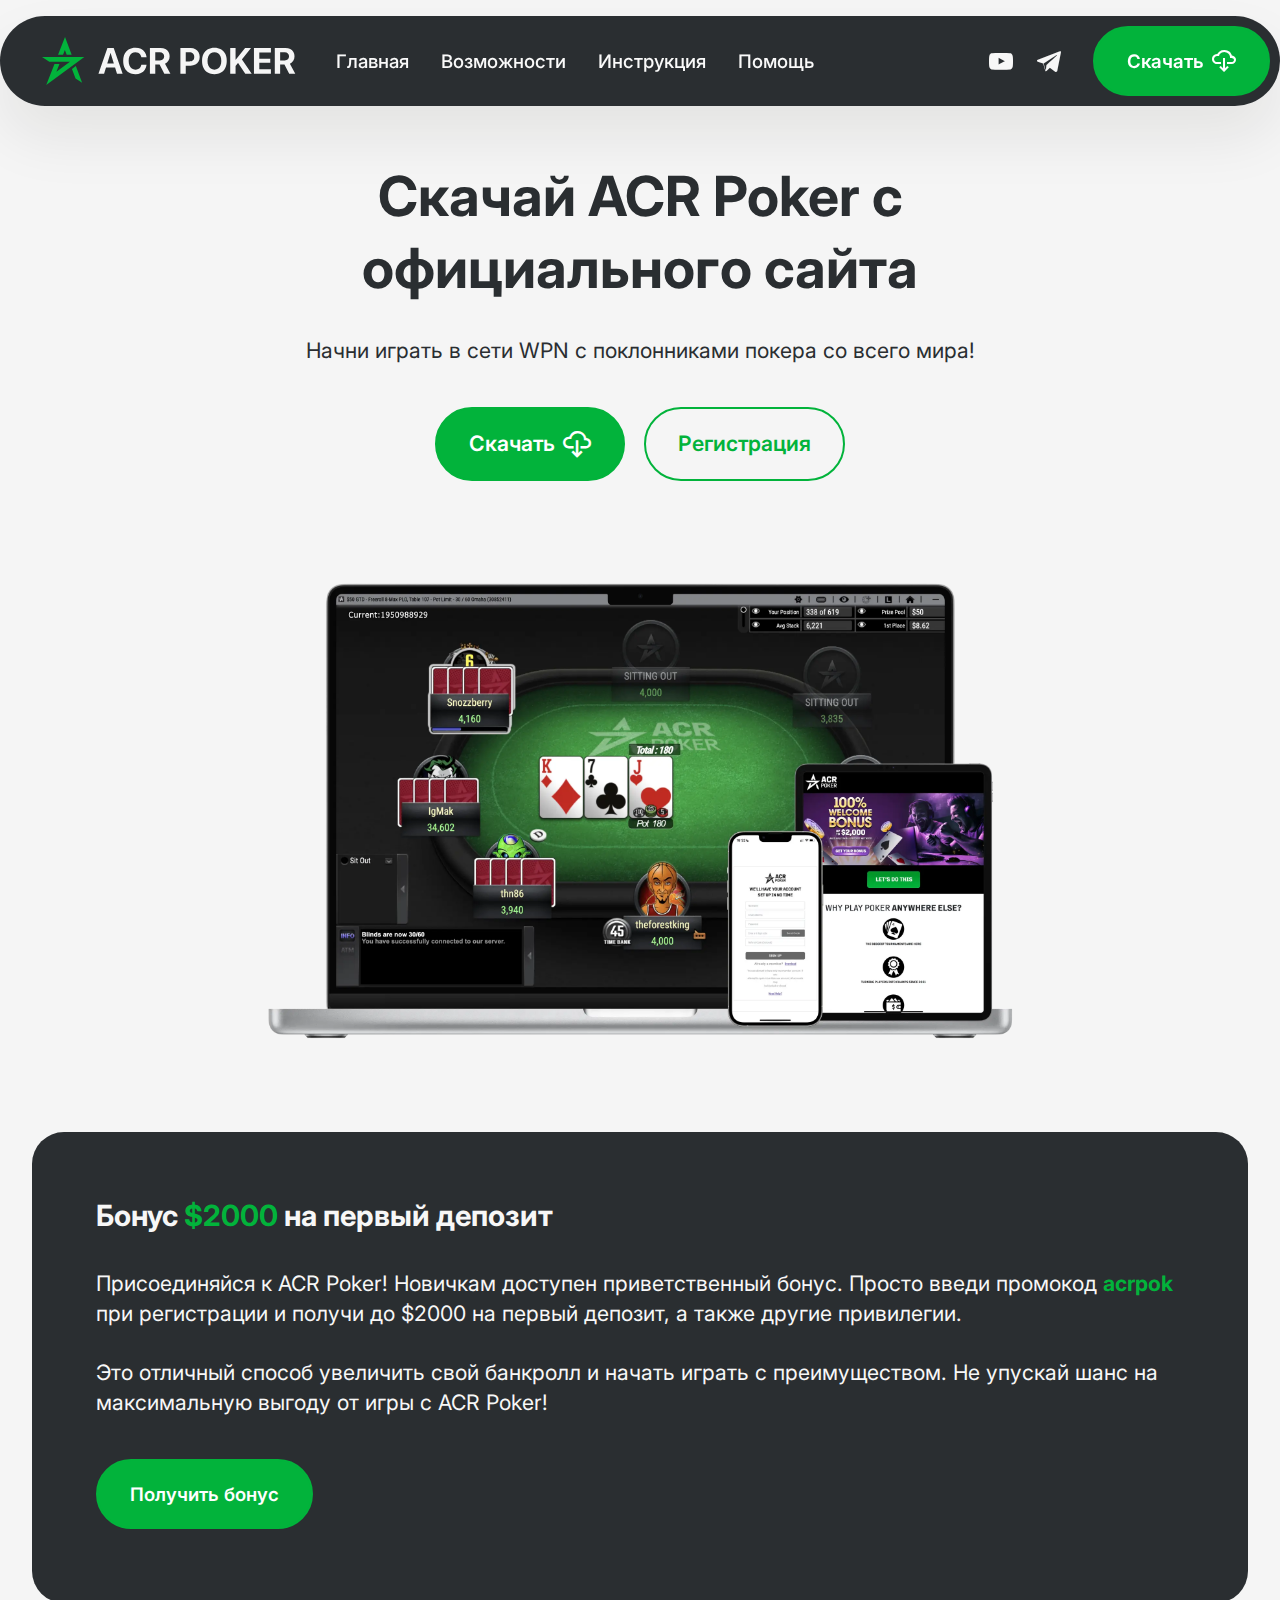
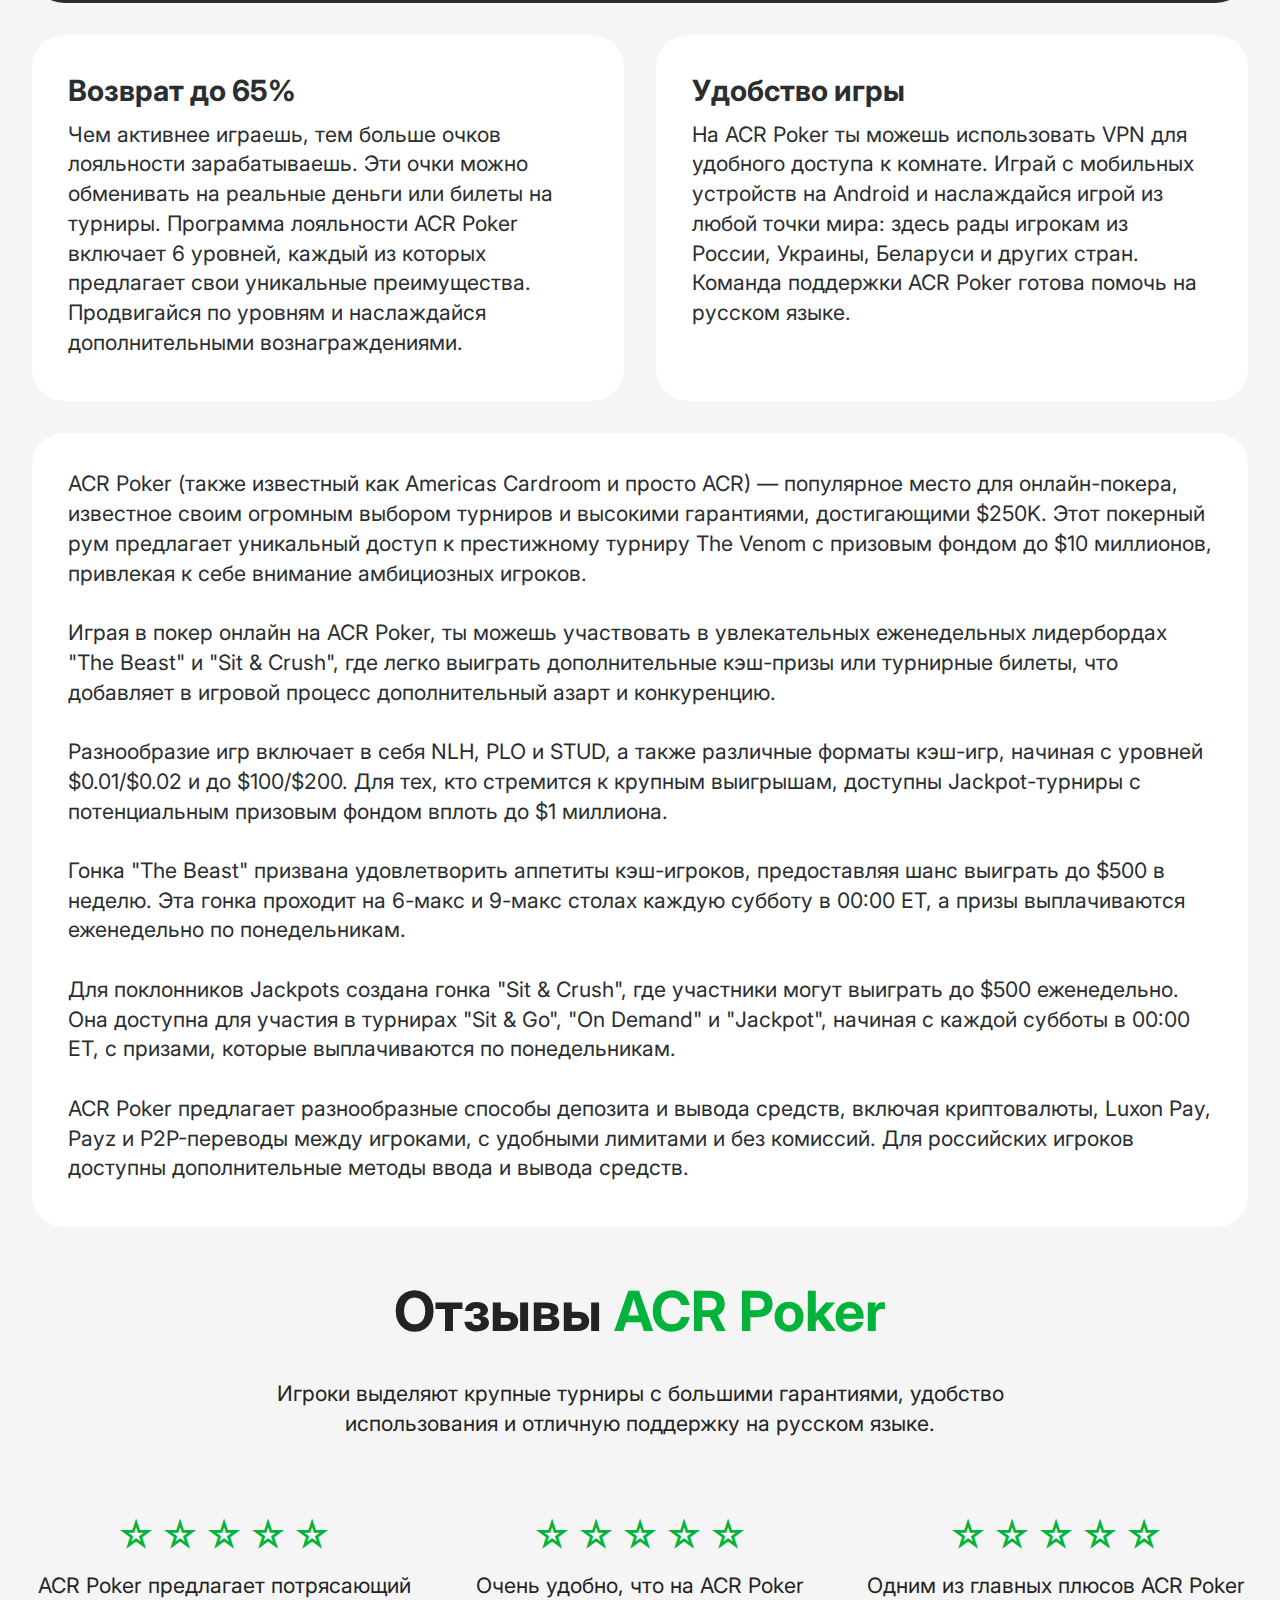
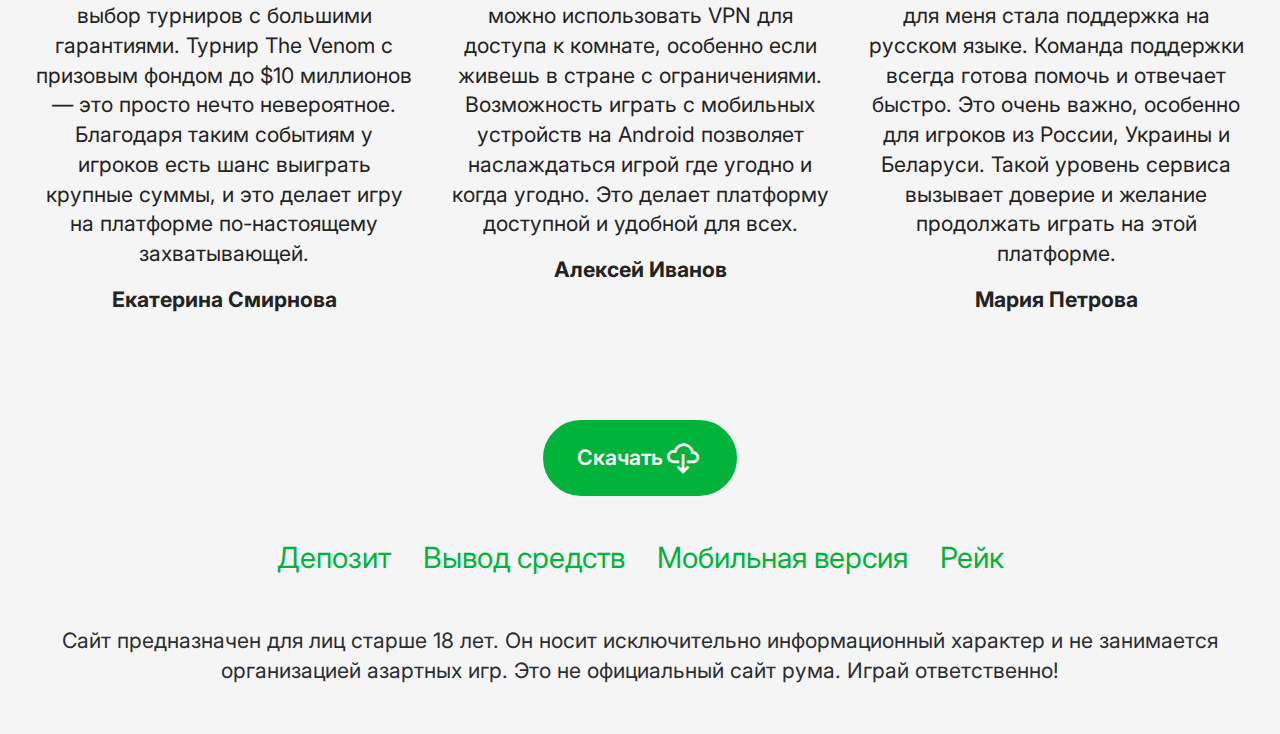
<file: index.html>
<!DOCTYPE html>
<html  >
<head>

	<!-- Google tag (gtag.js) -->
<script async src="https://www.googletagmanager.com/gtag/js?id=G-G8D8VLW2B0"></script>
<script>
  window.dataLayer = window.dataLayer || [];
  function gtag(){dataLayer.push(arguments);}
  gtag('js', new Date());

  gtag('config', 'G-G8D8VLW2B0');
</script>
  
  <meta charset="UTF-8">
  <meta http-equiv="X-UA-Compatible" content="IE=edge">
  <meta name="generator" content="Mobirise v5.9.18, mobirise.com">
  <meta name="twitter:card" content="summary_large_image"/>
  <meta name="twitter:image:src" content="assets/images/index-meta.png">
  <meta property="og:image" content="assets/images/index-meta.png">
  <meta name="twitter:title" content="ACR Poker – Скачать с бонусом $2000 | Играть в покер онлайн">
  <meta name="viewport" content="width=device-width, initial-scale=1, minimum-scale=1">
  <link rel="shortcut icon" href="assets/images/acrpoker-favicon-32-32.png" type="image/x-icon">
  <meta name="description" content="Скачай ACR Poker (Americas Cardroom) с официального сайта для Windows, MacOS, Android и iOS. Бесплатная регистрация и бонус $2000 для новых игроков.">
  
  
  <title>ACR Poker – Скачать с бонусом $2000 | Играть в покер онлайн</title>
  <link rel="stylesheet" href="assets/web/assets/mobirise-icons2/mobirise2.css">
  <link rel="stylesheet" href="assets/bootstrap/css/bootstrap.min.css">
  <link rel="stylesheet" href="assets/bootstrap/css/bootstrap-grid.min.css">
  <link rel="stylesheet" href="assets/bootstrap/css/bootstrap-reboot.min.css">
  <link rel="stylesheet" href="assets/dropdown/css/style.css">
  <link rel="stylesheet" href="assets/socicon/css/styles.css">
  <link rel="stylesheet" href="assets/theme/css/style.css">
  <link rel="preload" href="https://fonts.googleapis.com/css?family=Inter:100,200,300,400,500,600,700,800,900&display=swap" as="style" onload="this.onload=null;this.rel='stylesheet'">
  <noscript><link rel="stylesheet" href="https://fonts.googleapis.com/css?family=Inter:100,200,300,400,500,600,700,800,900&display=swap"></noscript>
  <link rel="preload" as="style" href="assets/mobirise/css/mbr-additional.css?v=t5Ztcz"><link rel="stylesheet" href="assets/mobirise/css/mbr-additional.css?v=t5Ztcz" type="text/css">

  <!-- Yandex.Metrika counter -->
<script type="text/javascript" >
	(function(m,e,t,r,i,k,a){m[i]=m[i]||function(){(m[i].a=m[i].a||[]).push(arguments)};
	m[i].l=1*new Date();
	for (var j = 0; j < document.scripts.length; j++) {if (document.scripts[j].src === r) { return; }}
	k=e.createElement(t),a=e.getElementsByTagName(t)[0],k.async=1,k.src=r,a.parentNode.insertBefore(k,a)})
	(window, document, "script", "https://mc.yandex.ru/metrika/tag.js", "ym");
 
	ym(93556373, "init", {
		 clickmap:true,
		 trackLinks:true,
		 accurateTrackBounce:true,
		 webvisor:true
	});
 </script>
 <noscript><div><img src="https://mc.yandex.ru/watch/93556373" style="position:absolute; left:-9999px;" alt="" /></div></noscript>
 <!-- /Yandex.Metrika counter -->

  
  
</head>
<body>
  
  <section data-bs-version="5.1" class="menu menu1 cid-ue9TlNqLaG" once="menu" id="menu01-2">
	

	<nav class="navbar navbar-dropdown navbar-fixed-top navbar-expand-lg">
		<div class="container">
			<div class="navbar-brand">
				<span class="navbar-logo">
					<a href="/">
						<img src="assets/images/acrpoker-logo-site.svg" alt="Логотип онлайн покер-рума ACR Poker" style="height: 3rem;">
					</a>
				</span>
				
			</div>
			<button class="navbar-toggler" type="button" data-toggle="collapse" data-bs-toggle="collapse" data-target="#navbarSupportedContent" data-bs-target="#navbarSupportedContent" aria-controls="navbarNavAltMarkup" aria-expanded="false" aria-label="Toggle navigation">
				<div class="hamburger">
					<span></span>
					<span></span>
					<span></span>
					<span></span>
				</div>
			</button>
			<div class="collapse navbar-collapse" id="navbarSupportedContent">
				<ul class="navbar-nav nav-dropdown" data-app-modern-menu="true"><li class="nav-item">
						<a class="nav-link link text-white text-primary display-4" href="/">Главная</a>
					</li>
					<li class="nav-item">
						<a class="nav-link link text-white text-primary display-4" href="/overview" aria-expanded="false">Возможности</a>
					</li>
					<li class="nav-item">
						<a class="nav-link link text-white text-primary display-4" href="/install">Инструкция</a>
					</li><li class="nav-item"><a class="nav-link link text-white text-primary display-4" href="https://docs.hotpok.ru/" target="_blank">Помощь</a></li></ul>
				<div class="icons-menu">
					<a class="iconfont-wrapper" href="https://www.youtube.com/@acrpokerplay" target="_blank">
						<span class="p-2 mbr-iconfont socicon-youtube socicon" style="color: rgb(247, 247, 247); fill: rgb(247, 247, 247);"></span>
					</a>
					<a class="iconfont-wrapper" href="https://t.me/acrpokerchat" target="_blank">
						<span class="p-2 mbr-iconfont socicon-telegram socicon" style="color: rgb(247, 247, 247); fill: rgb(247, 247, 247);"></span>
					</a>
					
					
				</div>
				<div class="navbar-buttons mbr-section-btn"><a class="btn btn-primary display-4" href="https://go.wpnaffiliates.com/visit/?bta=236582&brand=americascardroom" target="_blank"><span class="mobi-mbri mobi-mbri-download-2 mbr-iconfont mbr-iconfont-btn"></span>Скачать</a></div>
			</div>
		</div>
	</nav>
</section>

<section data-bs-version="5.1" class="header13 cid-ueajyUIfGa" id="header13-3">
  

  
  

  <div class="align-center container">
    <div class="row justify-content-center">
      <div class="col-md-12 mb-5 content-head">
        <h1 class="mbr-section-title mbr-fonts-style display-2"><strong>Скачай ACR Poker с официального сайта</strong></h1>
        <p class="mbr-text mbr-fonts-style mt-4 display-7">Начни играть в сети WPN с поклонниками покера со всего мира!</p>
        <div class="mbr-section-btn mt-4"><a class="btn btn-primary display-7" href="https://go.wpnaffiliates.com/visit/?bta=236582&brand=americascardroom" target="_blank"><span class="mobi-mbri mobi-mbri-download-2 mbr-iconfont mbr-iconfont-btn"></span>Скачать</a> <a class="btn btn-primary-outline display-7" href="https://go.wpnaffiliates.com/visit/?bta=236582&brand=americascardroom" target="_blank">Регистрация</a></div>
      </div>
    </div>

    <div class="row justify-content-center">
      <div class="col-12 col-md-8">
        <a href="https://go.wpnaffiliates.com/visit/?bta=236582&brand=americascardroom" target="_blank"><img src="assets/images/acrpoker-devices.webp" alt="Игровой стол для онлайн-покера на платформе ACR Poker, доступный для устройств под управлением Windows, MacOS, Android и iOS" title=""></a>
      </div>
    </div>
  </div>
</section>

<section data-bs-version="5.1" class="article13 cid-ueaEbyZhY4" id="article13-b">
    
    
    
    <div class="container">
        <div class="row justify-content-center">
            <div class="card col-md-12 col-lg-12">
                <div class="card-wrapper">
                    <div class="card-box align-left">
                        <h4 class="card-title mbr-fonts-style display-5"><strong>Бонус <a href="https://go.wpnaffiliates.com/visit/?bta=236582&brand=americascardroom" class="text-primary" target="_blank"><b>$2000</b></a> на первый депозит</strong></h4>
                        <p class="mbr-text mbr-fonts-style mt-4 display-7">Присоединяйся к ACR Poker! Новичкам доступен приветственный бонус. Просто введи промокод <a href="https://go.wpnaffiliates.com/visit/?bta=236582&brand=americascardroom" class="text-primary" target="_blank"><strong>acrpok</strong></a> при регистрации и получи до $2000 на первый депозит, а также другие привилегии.<br><br>Это отличный способ увеличить свой банкролл и начать играть с преимуществом. Не упускай шанс на максимальную выгоду от игры с ACR Poker!<br>
                        </p>
                        <div class="mbr-section-btn mt-4"><a class="btn btn-primary display-4" href="https://go.wpnaffiliates.com/visit/?bta=236582&brand=americascardroom" target="_blank">Получить бонус</a></div>
                    </div>
                </div>
            </div>
        </div>
    </div>
</section>

<section data-bs-version="5.1" class="start features20 cid-ueaGncEIEC" id="features020-c">
	

	
	
	<div class="container">
		
		<div class="row">
			<div class="item features-without-image col-12 col-md-6 col-lg-6 item-mb">
				<div class="item-wrapper">
					<div class="card-box align-left">
						
						<h5 class="card-title mbr-fonts-style display-5"><strong>Возврат до 65%</strong></h5>
						<p class="card-text mbr-fonts-style display-7">Чем активнее играешь, тем больше очков лояльности зарабатываешь. Эти очки можно обменивать на реальные деньги или билеты на турниры. Программа лояльности ACR Poker включает 6 уровней, каждый из которых предлагает свои уникальные преимущества. Продвигайся по уровням и наслаждайся дополнительными вознаграждениями.<br></p>
					</div>
				</div>
			</div>
			<div class="item features-without-image col-12 col-md-6 col-lg-6 item-mb">
				<div class="item-wrapper">
					<div class="card-box align-left">
						
						<h5 class="card-title mbr-fonts-style display-5"><strong>Удобство игры</strong></h5>
						<p class="card-text mbr-fonts-style display-7">
							На ACR Poker ты можешь использовать VPN для удобного доступа к комнате. Играй с мобильных устройств на Android и наслаждайся игрой из любой точки мира: здесь рады игрокам из России, Украины, Беларуси и других стран. Команда поддержки ACR Poker готова помочь на русском языке.
						</p>
					</div>
				</div>
			</div>
			
		</div>
	</div>
</section>

<section data-bs-version="5.1" class="start features20 cid-ueaP1qG1xP" id="features020-j">
	

	
	
	<div class="container">
		
		<div class="row">
			<div class="item features-without-image col-12 col-md-6 col-lg-12 item-mb">
				<div class="item-wrapper">
					<div class="card-box align-left">
						
						
						<p class="card-text mbr-fonts-style display-7">
							ACR Poker (также известный как Americas Cardroom и просто ACR) — популярное место для онлайн-покера, известное своим огромным выбором турниров и высокими гарантиями, достигающими $250K. Этот покерный рум предлагает уникальный доступ к престижному турниру The Venom с призовым фондом до $10 миллионов, привлекая к себе внимание амбициозных игроков.<br><br>Играя в покер онлайн на ACR Poker, ты можешь участвовать в увлекательных еженедельных лидербордах "The Beast" и "Sit &amp; Crush", где легко выиграть дополнительные кэш-призы или турнирные билеты, что добавляет в игровой процесс дополнительный азарт и конкуренцию.<br><br>Разнообразие игр включает в себя NLH, PLO и STUD, а также различные форматы кэш-игр, начиная с уровней $0.01/$0.02 и до $100/$200. Для тех, кто стремится к крупным выигрышам, доступны Jackpot-турниры с потенциальным призовым фондом вплоть до $1 миллиона.<br><br>Гонка "The Beast" призвана удовлетворить аппетиты кэш-игроков, предоставляя шанс выиграть до $500 в неделю. Эта гонка проходит на 6-макс и 9-макс столах каждую субботу в 00:00 ET, а призы выплачиваются еженедельно по понедельникам.<br><br>Для поклонников Jackpots создана гонка "Sit &amp; Crush", где участники могут выиграть до $500 еженедельно. Она доступна для участия в турнирах "Sit &amp; Go", "On Demand" и "Jackpot", начиная с каждой субботы в 00:00 ET, с призами, которые выплачиваются по понедельникам.<br><br>ACR Poker предлагает разнообразные способы депозита и вывода средств, включая криптовалюты, Luxon Pay, Payz и P2P-переводы между игроками, с удобными лимитами и без комиссий. Для российских игроков доступны дополнительные методы ввода и вывода средств.<br>
						</p>
					</div>
				</div>
			</div>
			
			
		</div>
	</div>
</section>

<section data-bs-version="5.1" class="people02 cid-ueaVPVdp4U" id="people02-k">
	

	
	
	<div class="container">
		<div class="row mb-5 justify-content-center">
			<div class="col-12 content-head">
				<h3 class="mbr-section-title mbr-fonts-style align-center mb-4 display-2"><strong>Отзывы <a href="https://go.wpnaffiliates.com/visit/?bta=236582&brand=americascardroom" class="text-primary" target="_blank"><b>ACR Poker</b></a></strong></h3>
				<h5 class="mbr-section-subtitle mbr-fonts-style align-center mb-4 display-7">Игроки выделяют крупные турниры с большими гарантиями, удобство использования и отличную поддержку на русском языке.</h5>
			</div>
		</div>
		<div class="row">
				<div class="item features-without-image col-12 col-md-6 col-lg-4 mb-5">
					<div class="item-wrapper">
						<div class="card-box align-center">
							<div class="iconfont-wrapper mb-3">
								<span class="mbr-iconfont mobi-mbri-star mobi-mbri"></span>
								<span class="mbr-iconfont mobi-mbri-star mobi-mbri"></span>
								<span class="mbr-iconfont mobi-mbri-star mobi-mbri"></span>
								<span class="mbr-iconfont mobi-mbri-star mobi-mbri"></span>
								<span class="mbr-iconfont mobi-mbri-star mobi-mbri"></span>
							</div>
							<h5 class="card-title mbr-fonts-style mb-3 display-7">ACR Poker предлагает потрясающий выбор турниров с большими гарантиями. Турнир The Venom с призовым фондом до $10 миллионов — это просто нечто невероятное. Благодаря таким событиям у игроков есть шанс выиграть крупные суммы, и это делает игру на платформе по-настоящему захватывающей.</h5>
							<p class="card-text mbr-fonts-style mb-0 display-7"><strong>
								Екатерина Смирнова
							</strong></p>
						</div>
					</div>
				</div>
				<div class="item features-without-image col-12 col-md-6 col-lg-4 mb-5">
					<div class="item-wrapper">
						<div class="card-box align-center">
							<div class="iconfont-wrapper mb-3">
								<span class="mbr-iconfont mobi-mbri-star mobi-mbri"></span>
								<span class="mbr-iconfont mobi-mbri-star mobi-mbri"></span>
								<span class="mbr-iconfont mobi-mbri-star mobi-mbri"></span>
								<span class="mbr-iconfont mobi-mbri-star mobi-mbri"></span>
								<span class="mbr-iconfont mobi-mbri-star mobi-mbri"></span>
							</div>
							<h5 class="card-title mbr-fonts-style mb-3 display-7">Очень удобно, что на ACR Poker можно использовать VPN для доступа к комнате, особенно если живешь в стране с ограничениями. Возможность играть с мобильных устройств на Android позволяет наслаждаться игрой где угодно и когда угодно. Это делает платформу доступной и удобной для всех.</h5>
							<p class="card-text mbr-fonts-style mb-0 display-7"><strong>
								Алексей Иванов
							</strong></p>
						</div>
					</div>
				</div>
				<div class="item features-without-image col-12 col-md-6 col-lg-4 mb-5">
					<div class="item-wrapper">
						<div class="card-box align-center">
							<div class="iconfont-wrapper mb-3">
								<span class="mbr-iconfont mobi-mbri-star mobi-mbri"></span>
								<span class="mbr-iconfont mobi-mbri-star mobi-mbri"></span>
								<span class="mbr-iconfont mobi-mbri-star mobi-mbri"></span>
								<span class="mbr-iconfont mobi-mbri-star mobi-mbri"></span>
								<span class="mbr-iconfont mobi-mbri-star mobi-mbri"></span>
							</div>
							<h5 class="card-title mbr-fonts-style mb-3 display-7">Одним из главных плюсов ACR Poker для меня стала поддержка на русском языке. Команда поддержки всегда готова помочь и отвечает быстро. Это очень важно, особенно для игроков из России, Украины и Беларуси. Такой уровень сервиса вызывает доверие и желание продолжать играть на этой платформе.</h5>
							<p class="card-text mbr-fonts-style mb-0 display-7"><strong>Мария Петрова</strong></p>
						</div>
					</div>
				</div>
			</div>
		<div class="row mt-0 mt-md-5">
			<div class="col-12 align-center">
				<div class="mbr-section-btn"><a class="btn btn-primary display-7" href="https://go.wpnaffiliates.com/visit/?bta=236582&brand=americascardroom" target="_blank"><span class="mobi-mbri mobi-mbri-download-2 mbr-iconfont mbr-iconfont-btn" style="color: rgb(247, 247, 247);"></span>Скачать</a></div>
			</div>
		</div>
	</div>
</section>

<section data-bs-version="5.1" class="footer3 cid-ueazuJ8ROL" once="footers" id="footer03-a">

        

    

    <div class="container">
        <div class="row">
            <div class="row-links">
                <ul class="header-menu">
                  
                  
                  
                  
                <li class="header-menu-item mbr-fonts-style display-5"><a href="/deposits" class="text-primary">Депозит</a></li><li class="header-menu-item mbr-fonts-style display-5"><a href="/withdraw" class="text-primary">Вывод средств</a></li><li class="header-menu-item mbr-fonts-style display-5"><a href="/android-apk" class="text-primary">Мобильная версия</a></li><li class="header-menu-item mbr-fonts-style display-5"><a href="/rake" class="text-primary">Рейк</a></li></ul>
              </div>

            
            <div class="col-12 mt-4">
                <p class="mbr-fonts-style copyright display-7">Сайт предназначен для лиц старше 18 лет. Он носит исключительно информационный характер и не занимается организацией азартных игр. Это не официальный сайт рума. Играй ответственно!</p>
            </div>
        </div>
    </div>
</section><section class="display-7" style="padding: 0;align-items: center;justify-content: center;flex-wrap: wrap;    align-content: center;display: flex;position: relative;height: 0rem;"><a href="https://mobiri.se/1725391" style="flex: 1 1;height: 0rem;position: absolute;width: 100%;z-index: 1;"><img alt="" style="height: 0rem;" src="[data-uri]"></a><p hidden style="margin: 0;text-align: center;" class="display-7">&#8204;</p><a hidden style="z-index:1" href="https://mobirise.com">Mobirise </a></section><script src="assets/bootstrap/js/bootstrap.bundle.min.js"></script>  <script src="assets/smoothscroll/smooth-scroll.js"></script>  <script src="assets/ytplayer/index.js"></script>  <script src="assets/dropdown/js/navbar-dropdown.js"></script>  <script src="assets/theme/js/script.js"></script>  
  
  
 <div id="scrollToTop" class="scrollToTop mbr-arrow-up"><a style="text-align: center;"><i class="mbr-arrow-up-icon mbr-arrow-up-icon-cm cm-icon cm-icon-smallarrow-up"></i></a></div>

 <!--<script async type="text/javascript" src="https://static.klaviyo.com/onsite/js/klaviyo.js?company_id=YqN7dD"></script>-->

  </body>
</html>
</file>
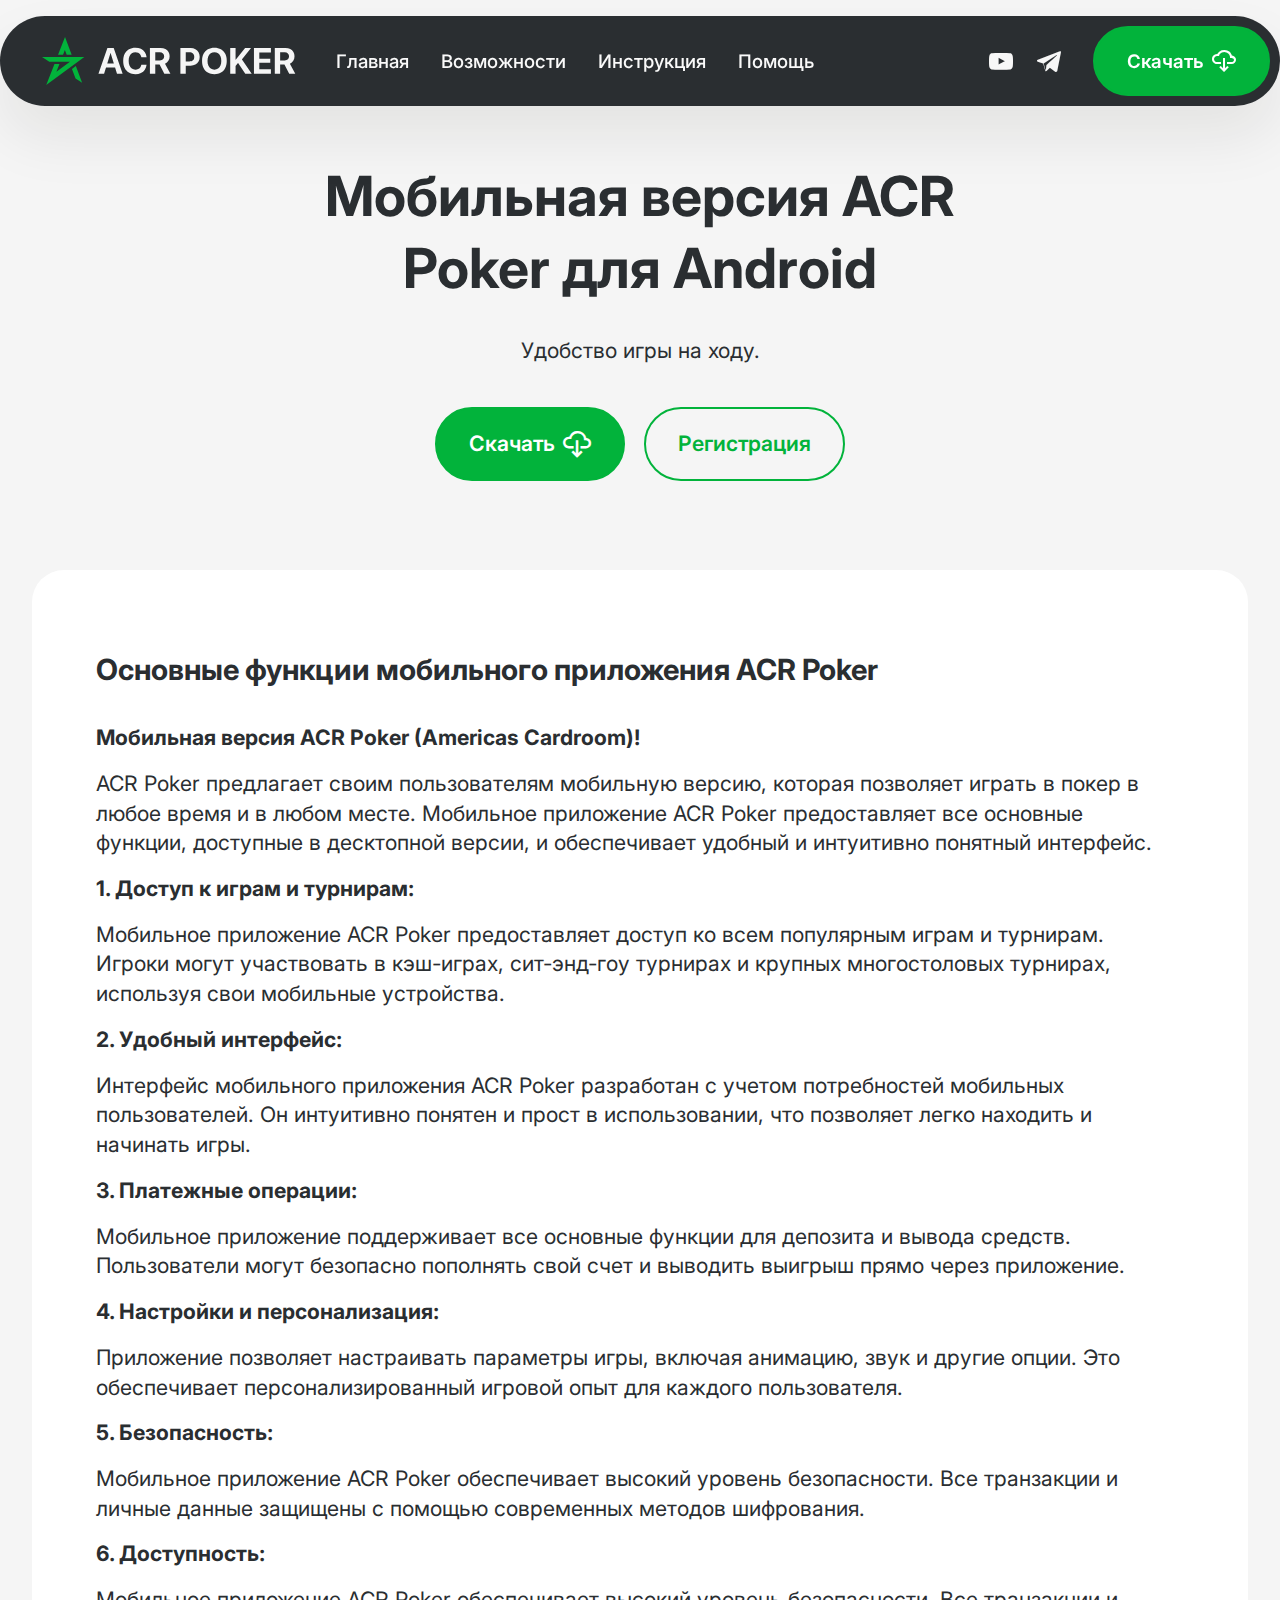
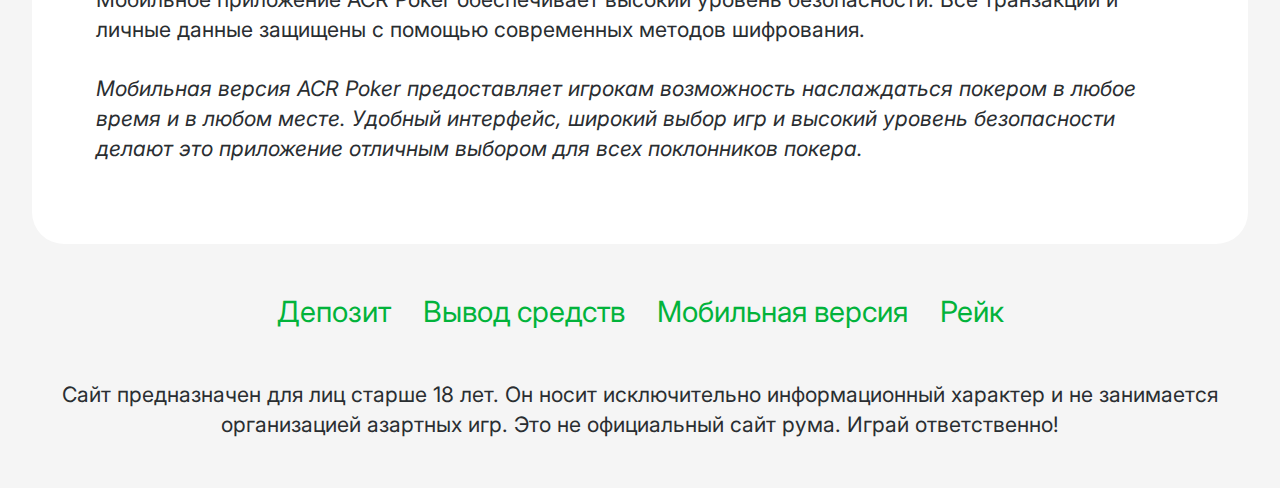
<file: android-apk.html>
<!DOCTYPE html>
<html  >
<head>

  <!-- Google tag (gtag.js) -->
<script async src="https://www.googletagmanager.com/gtag/js?id=G-G8D8VLW2B0"></script>
<script>
  window.dataLayer = window.dataLayer || [];
  function gtag(){dataLayer.push(arguments);}
  gtag('js', new Date());

  gtag('config', 'G-G8D8VLW2B0');
</script>
  
  <meta charset="UTF-8">
  <meta http-equiv="X-UA-Compatible" content="IE=edge">
  <meta name="generator" content="Mobirise v5.9.18, mobirise.com">
  <meta name="twitter:card" content="summary_large_image"/>
  <meta name="twitter:image:src" content="assets/images/android-apk-meta.png">
  <meta property="og:image" content="assets/images/android-apk-meta.png">
  <meta name="twitter:title" content="ACR Poker – Мобильная версия для Android | APK Клиент">
  <meta name="viewport" content="width=device-width, initial-scale=1, minimum-scale=1">
  <link rel="shortcut icon" href="assets/images/acrpoker-favicon-32-32.png" type="image/x-icon">
  <meta name="description" content="Играй в покер на ходу с мобильным приложением ACR Poker (Americas Cardroom) на Android. Удобный интерфейс, безопасные платежи и доступ к играм и турнирам.">
  
  
  <title>ACR Poker – Мобильная версия для Android | APK Клиент</title>
  <link rel="stylesheet" href="assets/web/assets/mobirise-icons2/mobirise2.css">
  <link rel="stylesheet" href="assets/bootstrap/css/bootstrap.min.css">
  <link rel="stylesheet" href="assets/bootstrap/css/bootstrap-grid.min.css">
  <link rel="stylesheet" href="assets/bootstrap/css/bootstrap-reboot.min.css">
  <link rel="stylesheet" href="assets/dropdown/css/style.css">
  <link rel="stylesheet" href="assets/socicon/css/styles.css">
  <link rel="stylesheet" href="assets/theme/css/style.css">
  <link rel="preload" href="https://fonts.googleapis.com/css?family=Inter:100,200,300,400,500,600,700,800,900&display=swap" as="style" onload="this.onload=null;this.rel='stylesheet'">
  <noscript><link rel="stylesheet" href="https://fonts.googleapis.com/css?family=Inter:100,200,300,400,500,600,700,800,900&display=swap"></noscript>
  <link rel="preload" as="style" href="assets/mobirise/css/mbr-additional.css?v=XFvJAM"><link rel="stylesheet" href="assets/mobirise/css/mbr-additional.css?v=XFvJAM" type="text/css">

  <!-- Yandex.Metrika counter -->
<script type="text/javascript" >
  (function(m,e,t,r,i,k,a){m[i]=m[i]||function(){(m[i].a=m[i].a||[]).push(arguments)};
  m[i].l=1*new Date();
  for (var j = 0; j < document.scripts.length; j++) {if (document.scripts[j].src === r) { return; }}
  k=e.createElement(t),a=e.getElementsByTagName(t)[0],k.async=1,k.src=r,a.parentNode.insertBefore(k,a)})
  (window, document, "script", "https://mc.yandex.ru/metrika/tag.js", "ym");

  ym(93556373, "init", {
       clickmap:true,
       trackLinks:true,
       accurateTrackBounce:true,
       webvisor:true
  });
</script>
<noscript><div><img src="https://mc.yandex.ru/watch/93556373" style="position:absolute; left:-9999px;" alt="" /></div></noscript>
<!-- /Yandex.Metrika counter -->

  
</head>
<body>
  
  <section data-bs-version="5.1" class="menu menu1 cid-uegdL2jtJT" once="menu" id="menu01-26">
	

	<nav class="navbar navbar-dropdown navbar-fixed-top navbar-expand-lg">
		<div class="container">
			<div class="navbar-brand">
				<span class="navbar-logo">
					<a href="/">
						<img src="assets/images/acrpoker-logo-site.svg" alt="Логотип онлайн покер-рума ACR Poker" style="height: 3rem;">
					</a>
				</span>
				
			</div>
			<button class="navbar-toggler" type="button" data-toggle="collapse" data-bs-toggle="collapse" data-target="#navbarSupportedContent" data-bs-target="#navbarSupportedContent" aria-controls="navbarNavAltMarkup" aria-expanded="false" aria-label="Toggle navigation">
				<div class="hamburger">
					<span></span>
					<span></span>
					<span></span>
					<span></span>
				</div>
			</button>
			<div class="collapse navbar-collapse" id="navbarSupportedContent">
				<ul class="navbar-nav nav-dropdown" data-app-modern-menu="true"><li class="nav-item">
						<a class="nav-link link text-white text-primary display-4" href="/">Главная</a>
					</li>
					<li class="nav-item">
						<a class="nav-link link text-white text-primary display-4" href="/overview" aria-expanded="false">Возможности</a>
					</li>
					<li class="nav-item">
						<a class="nav-link link text-white text-primary display-4" href="/install">Инструкция</a>
					</li><li class="nav-item"><a class="nav-link link text-white text-primary display-4" href="https://docs.hotpok.ru/" target="_blank">Помощь</a></li></ul>
				<div class="icons-menu">
					<a class="iconfont-wrapper" href="https://www.youtube.com/@acrpokerplay" target="_blank">
						<span class="p-2 mbr-iconfont socicon-youtube socicon" style="color: rgb(247, 247, 247); fill: rgb(247, 247, 247);"></span>
					</a>
					<a class="iconfont-wrapper" href="https://t.me/acrpokerchat" target="_blank">
						<span class="p-2 mbr-iconfont socicon-telegram socicon" style="color: rgb(247, 247, 247); fill: rgb(247, 247, 247);"></span>
					</a>
					
					
				</div>
				<div class="navbar-buttons mbr-section-btn"><a class="btn btn-primary display-4" href="https://go.wpnaffiliates.com/visit/?bta=236582&brand=americascardroom" target="_blank"><span class="mobi-mbri mobi-mbri-download-2 mbr-iconfont mbr-iconfont-btn"></span>Скачать</a></div>
			</div>
		</div>
	</nav>
</section>

<section data-bs-version="5.1" class="header13 cid-uegdL3t7H1" id="header13-27">
  

  
  

  <div class="align-center container">
    <div class="row justify-content-center">
      <div class="col-md-12 mb-5 content-head">
        <h1 class="mbr-section-title mbr-fonts-style display-2"><strong>Мобильная версия ACR Poker для Android</strong></h1>
        <p class="mbr-text mbr-fonts-style mt-4 display-7">Удобство игры на ходу.</p>
        <div class="mbr-section-btn mt-4"><a class="btn btn-primary display-7" href="https://go.wpnaffiliates.com/visit/?bta=236582&brand=americascardroom" target="_blank"><span class="mobi-mbri mobi-mbri-download-2 mbr-iconfont mbr-iconfont-btn"></span>Скачать</a> <a class="btn btn-primary-outline display-7" href="https://go.wpnaffiliates.com/visit/?bta=236582&brand=americascardroom" target="_blank">Регистрация</a></div>
      </div>
    </div>

    <div class="row justify-content-center">
      
    </div>
  </div>
</section>

<section data-bs-version="5.1" class="article07 cid-uegdL3TqM1" id="article07-28">
  

  
  
  <div class="container">
    <div class="row justify-content-center">
      <div class="card col-md-12 col-lg-12">
        <div class="card-wrapper">
          <h3 class="card-title mbr-fonts-style mbr-white mt-3 mb-4 display-5"><strong>Основные функции мобильного приложения ACR Poker</strong></h3>
          <div class="row card-box align-left">
            <div class="item features-without-image col-12">
              <div class="item-wrapper">
                <h4 class="mbr-section-subtitle mbr-fonts-style mb-3 display-7"><strong>Мобильная версия ACR Poker (Americas Cardroom)!</strong></h4>
                <p class="mbr-text mbr-fonts-style display-7">ACR Poker предлагает своим пользователям мобильную версию, которая позволяет играть в покер в любое время и в любом месте. Мобильное приложение ACR Poker предоставляет все основные функции, доступные в десктопной версии, и обеспечивает удобный и интуитивно понятный интерфейс.</p>
              </div>
            </div><div class="item features-without-image col-12">
              <div class="item-wrapper">
                <h4 class="mbr-section-subtitle mbr-fonts-style mb-3 display-7"><strong>1. Доступ к играм и турнирам:</strong></h4>
                <p class="mbr-text mbr-fonts-style display-7">Мобильное приложение ACR Poker предоставляет доступ ко всем популярным играм и турнирам. Игроки могут участвовать в кэш-играх, сит-энд-гоу турнирах и крупных многостоловых турнирах, используя свои мобильные устройства.</p>
              </div>
            </div><div class="item features-without-image col-12">
              <div class="item-wrapper">
                <h4 class="mbr-section-subtitle mbr-fonts-style mb-3 display-7"><strong>2. Удобный интерфейс:</strong></h4>
                <p class="mbr-text mbr-fonts-style display-7">Интерфейс мобильного приложения ACR Poker разработан с учетом потребностей мобильных пользователей. Он интуитивно понятен и прост в использовании, что позволяет легко находить и начинать игры.<br></p>
              </div>
            </div><div class="item features-without-image col-12">
              <div class="item-wrapper">
                <h4 class="mbr-section-subtitle mbr-fonts-style mb-3 display-7"><strong>3. Платежные операции:</strong></h4>
                <p class="mbr-text mbr-fonts-style display-7">Мобильное приложение поддерживает все основные функции для депозита и вывода средств. Пользователи могут безопасно пополнять свой счет и выводить выигрыш прямо через приложение.</p>
              </div>
            </div><div class="item features-without-image col-12">
              <div class="item-wrapper">
                <h4 class="mbr-section-subtitle mbr-fonts-style mb-3 display-7"><strong>4. Настройки и персонализация:</strong></h4>
                <p class="mbr-text mbr-fonts-style display-7">Приложение позволяет настраивать параметры игры, включая анимацию, звук и другие опции. Это обеспечивает персонализированный игровой опыт для каждого пользователя.<br></p>
              </div>
            </div><div class="item features-without-image col-12">
              <div class="item-wrapper">
                <h4 class="mbr-section-subtitle mbr-fonts-style mb-3 display-7"><strong>5. Безопасность:</strong></h4>
                <p class="mbr-text mbr-fonts-style display-7">Мобильное приложение ACR Poker обеспечивает высокий уровень безопасности. Все транзакции и личные данные защищены с помощью современных методов шифрования.<br></p>
              </div>
            </div><div class="item features-without-image col-12">
              <div class="item-wrapper">
                <h4 class="mbr-section-subtitle mbr-fonts-style mb-3 display-7"><strong>6. Доступность:</strong></h4>
                <p class="mbr-text mbr-fonts-style display-7">Мобильное приложение ACR Poker обеспечивает высокий уровень безопасности. Все транзакции и личные данные защищены с помощью современных методов шифрования.<br><br><em>Мобильная версия ACR Poker предоставляет игрокам возможность наслаждаться покером в любое время и в любом месте. Удобный интерфейс, широкий выбор игр и высокий уровень безопасности делают это приложение отличным выбором для всех поклонников покера.</em><br></p>
              </div>
            </div>
            
            
            
          </div>
          
        </div>
      </div>
    </div>
  </div>
</section>

<section data-bs-version="5.1" class="footer3 cid-uegdL4uwPz" once="footers" id="footer03-29">

        

    

    <div class="container">
        <div class="row">
            <div class="row-links">
                <ul class="header-menu">
                  
                  
                  
                  
                <li class="header-menu-item mbr-fonts-style display-5"><a href="/deposits" class="text-primary">Депозит</a></li><li class="header-menu-item mbr-fonts-style display-5"><a href="/withdraw" class="text-primary">Вывод средств</a></li><li class="header-menu-item mbr-fonts-style display-5"><a href="/android-apk" class="text-primary">Мобильная версия</a></li><li class="header-menu-item mbr-fonts-style display-5"><a href="/rake" class="text-primary">Рейк</a></li></ul>
              </div>

            
            <div class="col-12 mt-4">
                <p class="mbr-fonts-style copyright display-7">Сайт предназначен для лиц старше 18 лет. Он носит исключительно информационный характер и не занимается организацией азартных игр. Это не официальный сайт рума. Играй ответственно!</p>
            </div>
        </div>
    </div>
</section><section class="display-7" style="padding: 0;align-items: center;justify-content: center;flex-wrap: wrap;    align-content: center;display: flex;position: relative;height: 0rem;"><a href="https://mobiri.se/1725391" style="flex: 1 1;height: 0rem;position: absolute;width: 100%;z-index: 1;"><img alt="" style="height: 0rem;" src="[data-uri]"></a><p hidden style="margin: 0;text-align: center;" class="display-7">&#8204;</p><a hidden style="z-index:1" href="https://mobirise.com/builder/ai-website-creator">AI Website Creator</a></section><script src="assets/bootstrap/js/bootstrap.bundle.min.js"></script>  <script src="assets/smoothscroll/smooth-scroll.js"></script>  <script src="assets/ytplayer/index.js"></script>  <script src="assets/dropdown/js/navbar-dropdown.js"></script>  <script src="assets/theme/js/script.js"></script>  
  
  
 <div id="scrollToTop" class="scrollToTop mbr-arrow-up"><a style="text-align: center;"><i class="mbr-arrow-up-icon mbr-arrow-up-icon-cm cm-icon cm-icon-smallarrow-up"></i></a></div>

 <!--<script async type="text/javascript" src="https://static.klaviyo.com/onsite/js/klaviyo.js?company_id=YqN7dD"></script>-->

  </body>
</html>
</file>
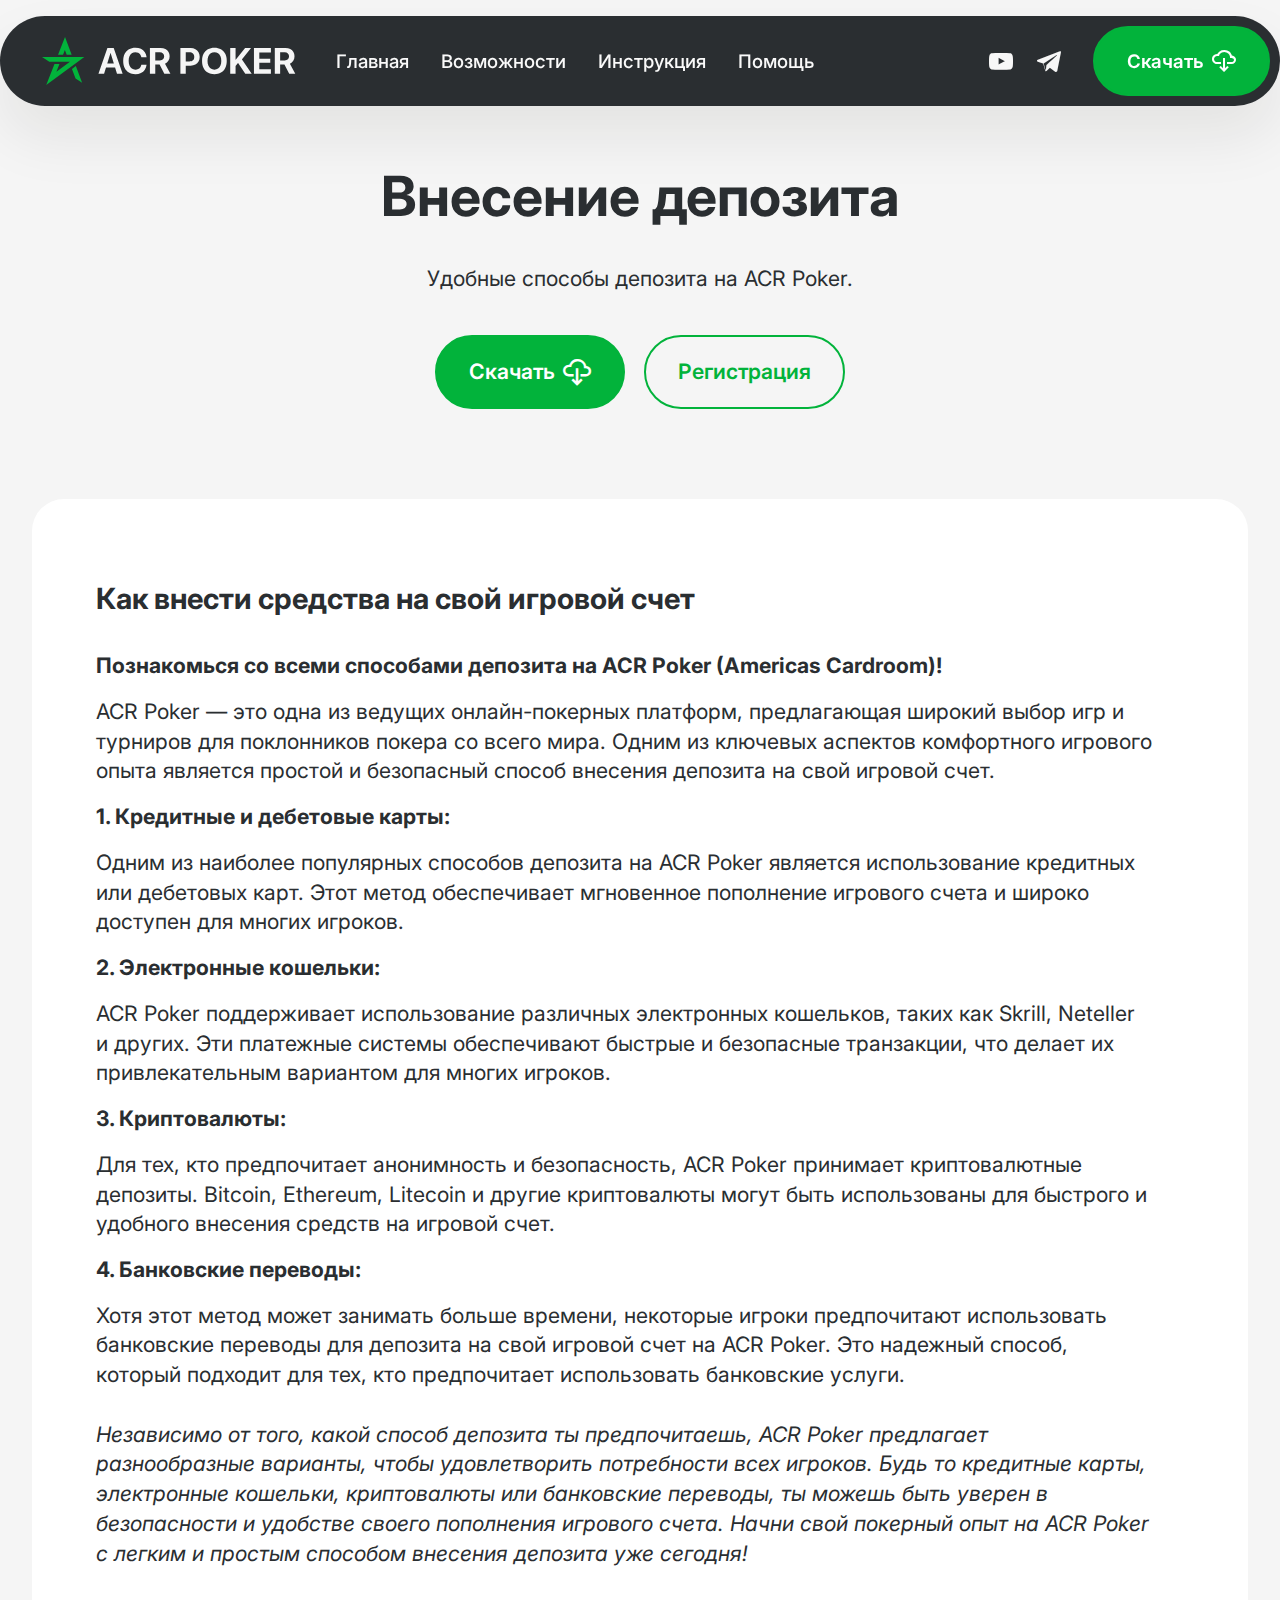
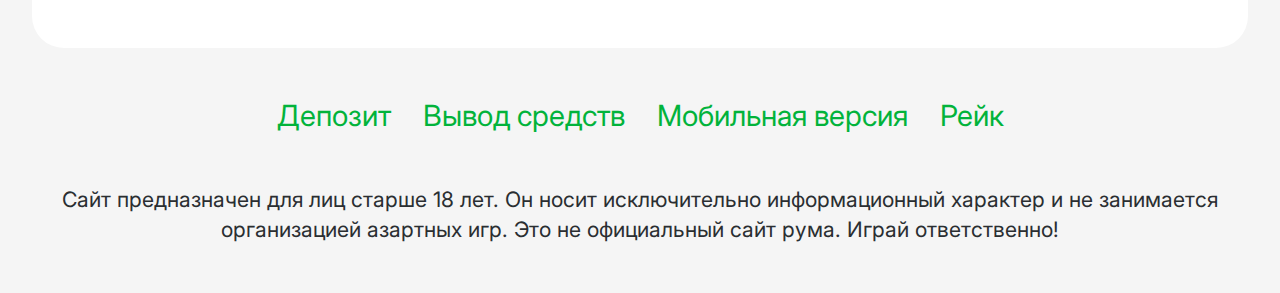
<file: deposits.html>
<!DOCTYPE html>
<html  >
<head>

  <!-- Google tag (gtag.js) -->
<script async src="https://www.googletagmanager.com/gtag/js?id=G-G8D8VLW2B0"></script>
<script>
  window.dataLayer = window.dataLayer || [];
  function gtag(){dataLayer.push(arguments);}
  gtag('js', new Date());

  gtag('config', 'G-G8D8VLW2B0');
</script>
  
  <meta charset="UTF-8">
  <meta http-equiv="X-UA-Compatible" content="IE=edge">
  <meta name="generator" content="Mobirise v5.9.18, mobirise.com">
  <meta name="twitter:card" content="summary_large_image"/>
  <meta name="twitter:image:src" content="assets/images/deposits-meta.png">
  <meta property="og:image" content="assets/images/deposits-meta.png">
  <meta name="twitter:title" content="ACR Poker – Способы депозита | Карты, кошельки, крипта">
  <meta name="viewport" content="width=device-width, initial-scale=1, minimum-scale=1">
  <link rel="shortcut icon" href="assets/images/acrpoker-favicon-32-32.png" type="image/x-icon">
  <meta name="description" content="Узнай о способах депозита на ACR Poker (Americas Cardroom). Быстро пополни счет с помощью карт, электронных кошельков, криптовалют и банковских переводов.">
  
  
  <title>ACR Poker – Способы депозита | Карты, кошельки, крипта</title>
  <link rel="stylesheet" href="assets/web/assets/mobirise-icons2/mobirise2.css">
  <link rel="stylesheet" href="assets/bootstrap/css/bootstrap.min.css">
  <link rel="stylesheet" href="assets/bootstrap/css/bootstrap-grid.min.css">
  <link rel="stylesheet" href="assets/bootstrap/css/bootstrap-reboot.min.css">
  <link rel="stylesheet" href="assets/dropdown/css/style.css">
  <link rel="stylesheet" href="assets/socicon/css/styles.css">
  <link rel="stylesheet" href="assets/theme/css/style.css">
  <link rel="preload" href="https://fonts.googleapis.com/css?family=Inter:100,200,300,400,500,600,700,800,900&display=swap" as="style" onload="this.onload=null;this.rel='stylesheet'">
  <noscript><link rel="stylesheet" href="https://fonts.googleapis.com/css?family=Inter:100,200,300,400,500,600,700,800,900&display=swap"></noscript>
  <link rel="preload" as="style" href="assets/mobirise/css/mbr-additional.css?v=NAiuqw"><link rel="stylesheet" href="assets/mobirise/css/mbr-additional.css?v=NAiuqw" type="text/css">

  <!-- Yandex.Metrika counter -->
<script type="text/javascript" >
  (function(m,e,t,r,i,k,a){m[i]=m[i]||function(){(m[i].a=m[i].a||[]).push(arguments)};
  m[i].l=1*new Date();
  for (var j = 0; j < document.scripts.length; j++) {if (document.scripts[j].src === r) { return; }}
  k=e.createElement(t),a=e.getElementsByTagName(t)[0],k.async=1,k.src=r,a.parentNode.insertBefore(k,a)})
  (window, document, "script", "https://mc.yandex.ru/metrika/tag.js", "ym");

  ym(93556373, "init", {
       clickmap:true,
       trackLinks:true,
       accurateTrackBounce:true,
       webvisor:true
  });
</script>
<noscript><div><img src="https://mc.yandex.ru/watch/93556373" style="position:absolute; left:-9999px;" alt="" /></div></noscript>
<!-- /Yandex.Metrika counter -->

  
</head>
<body>
  
  <section data-bs-version="5.1" class="menu menu1 cid-uec83fFPk4" once="menu" id="menu01-1t">
	

	<nav class="navbar navbar-dropdown navbar-fixed-top navbar-expand-lg">
		<div class="container">
			<div class="navbar-brand">
				<span class="navbar-logo">
					<a href="/">
						<img src="assets/images/acrpoker-logo-site.svg" alt="Логотип онлайн покер-рума ACR Poker" style="height: 3rem;">
					</a>
				</span>
				
			</div>
			<button class="navbar-toggler" type="button" data-toggle="collapse" data-bs-toggle="collapse" data-target="#navbarSupportedContent" data-bs-target="#navbarSupportedContent" aria-controls="navbarNavAltMarkup" aria-expanded="false" aria-label="Toggle navigation">
				<div class="hamburger">
					<span></span>
					<span></span>
					<span></span>
					<span></span>
				</div>
			</button>
			<div class="collapse navbar-collapse" id="navbarSupportedContent">
				<ul class="navbar-nav nav-dropdown" data-app-modern-menu="true"><li class="nav-item">
						<a class="nav-link link text-white text-primary display-4" href="/">Главная</a>
					</li>
					<li class="nav-item">
						<a class="nav-link link text-white text-primary display-4" href="/overview" aria-expanded="false">Возможности</a>
					</li>
					<li class="nav-item">
						<a class="nav-link link text-white text-primary display-4" href="/install">Инструкция</a>
					</li><li class="nav-item"><a class="nav-link link text-white text-primary display-4" href="https://docs.hotpok.ru/" target="_blank">Помощь</a></li></ul>
				<div class="icons-menu">
					<a class="iconfont-wrapper" href="https://www.youtube.com/@acrpokerplay" target="_blank">
						<span class="p-2 mbr-iconfont socicon-youtube socicon" style="color: rgb(247, 247, 247); fill: rgb(247, 247, 247);"></span>
					</a>
					<a class="iconfont-wrapper" href="https://t.me/acrpokerchat" target="_blank">
						<span class="p-2 mbr-iconfont socicon-telegram socicon" style="color: rgb(247, 247, 247); fill: rgb(247, 247, 247);"></span>
					</a>
					
					
				</div>
				<div class="navbar-buttons mbr-section-btn"><a class="btn btn-primary display-4" href="https://go.wpnaffiliates.com/visit/?bta=236582&brand=americascardroom" target="_blank"><span class="mobi-mbri mobi-mbri-download-2 mbr-iconfont mbr-iconfont-btn"></span>Скачать</a></div>
			</div>
		</div>
	</nav>
</section>

<section data-bs-version="5.1" class="header13 cid-uec83gvQDW" id="header13-1u">
  

  
  

  <div class="align-center container">
    <div class="row justify-content-center">
      <div class="col-md-12 mb-5 content-head">
        <h1 class="mbr-section-title mbr-fonts-style display-2"><strong>Внесение депозита</strong></h1>
        <p class="mbr-text mbr-fonts-style mt-4 display-7">Удобные способы депозита на ACR Poker.</p>
        <div class="mbr-section-btn mt-4"><a class="btn btn-primary display-7" href="https://go.wpnaffiliates.com/visit/?bta=236582&brand=americascardroom" target="_blank"><span class="mobi-mbri mobi-mbri-download-2 mbr-iconfont mbr-iconfont-btn"></span>Скачать</a> <a class="btn btn-primary-outline display-7" href="https://go.wpnaffiliates.com/visit/?bta=236582&brand=americascardroom" target="_blank">Регистрация</a></div>
      </div>
    </div>

    <div class="row justify-content-center">
      
    </div>
  </div>
</section>

<section data-bs-version="5.1" class="article07 cid-uec83h0Rz9" id="article07-1w">
  

  
  
  <div class="container">
    <div class="row justify-content-center">
      <div class="card col-md-12 col-lg-12">
        <div class="card-wrapper">
          <h3 class="card-title mbr-fonts-style mbr-white mt-3 mb-4 display-5"><strong>Как внести средства на свой игровой счет</strong></h3>
          <div class="row card-box align-left">
            <div class="item features-without-image col-12">
              <div class="item-wrapper">
                <h4 class="mbr-section-subtitle mbr-fonts-style mb-3 display-7"><strong>Познакомься со всеми способами депозита на ACR Poker (Americas Cardroom)!</strong></h4>
                <p class="mbr-text mbr-fonts-style display-7">ACR Poker — это одна из ведущих онлайн-покерных платформ, предлагающая широкий выбор игр и турниров для поклонников покера со всего мира. Одним из ключевых аспектов комфортного игрового опыта является простой и безопасный способ внесения депозита на свой игровой счет.</p>
              </div>
            </div><div class="item features-without-image col-12">
              <div class="item-wrapper">
                <h4 class="mbr-section-subtitle mbr-fonts-style mb-3 display-7"><strong>1. Кредитные и дебетовые карты:</strong></h4>
                <p class="mbr-text mbr-fonts-style display-7">Одним из наиболее популярных способов депозита на ACR Poker является использование кредитных или дебетовых карт. Этот метод обеспечивает мгновенное пополнение игрового счета и широко доступен для многих игроков.</p>
              </div>
            </div><div class="item features-without-image col-12">
              <div class="item-wrapper">
                <h4 class="mbr-section-subtitle mbr-fonts-style mb-3 display-7"><strong>2. Электронные кошельки:</strong></h4>
                <p class="mbr-text mbr-fonts-style display-7">ACR Poker поддерживает использование различных электронных кошельков, таких как Skrill, Neteller и других. Эти платежные системы обеспечивают быстрые и безопасные транзакции, что делает их привлекательным вариантом для многих игроков.</p>
              </div>
            </div><div class="item features-without-image col-12">
              <div class="item-wrapper">
                <h4 class="mbr-section-subtitle mbr-fonts-style mb-3 display-7"><strong>3. Криптовалюты:</strong></h4>
                <p class="mbr-text mbr-fonts-style display-7">Для тех, кто предпочитает анонимность и безопасность, ACR Poker принимает криптовалютные депозиты. Bitcoin, Ethereum, Litecoin и другие криптовалюты могут быть использованы для быстрого и удобного внесения средств на игровой счет.</p>
              </div>
            </div><div class="item features-without-image col-12">
              <div class="item-wrapper">
                <h4 class="mbr-section-subtitle mbr-fonts-style mb-3 display-7"><strong>4. Банковские переводы:</strong></h4>
                <p class="mbr-text mbr-fonts-style display-7">Хотя этот метод может занимать больше времени, некоторые игроки предпочитают использовать банковские переводы для депозита на свой игровой счет на ACR Poker. Это надежный способ, который подходит для тех, кто предпочитает использовать банковские услуги.<br><br><em>Независимо от того, какой способ депозита ты предпочитаешь, ACR Poker предлагает разнообразные варианты, чтобы удовлетворить потребности всех игроков. Будь то кредитные карты, электронные кошельки, криптовалюты или банковские переводы, ты можешь быть уверен в безопасности и удобстве своего пополнения игрового счета. Начни свой покерный опыт на ACR Poker с легким и простым способом внесения депозита уже сегодня!</em><br></p>
              </div>
            </div>
            
            
            
          </div>
          
        </div>
      </div>
    </div>
  </div>
</section>

<section data-bs-version="5.1" class="footer3 cid-uec83i1kj2" once="footers" id="footer03-21">

        

    

    <div class="container">
        <div class="row">
            <div class="row-links">
                <ul class="header-menu">
                  
                  
                  
                  
                <li class="header-menu-item mbr-fonts-style display-5"><a href="/deposits" class="text-primary">Депозит</a></li><li class="header-menu-item mbr-fonts-style display-5"><a href="/withdraw" class="text-primary">Вывод средств</a></li><li class="header-menu-item mbr-fonts-style display-5"><a href="/android-apk" class="text-primary">Мобильная версия</a></li><li class="header-menu-item mbr-fonts-style display-5"><a href="/rake" class="text-primary">Рейк</a></li></ul>
              </div>

            
            <div class="col-12 mt-4">
                <p class="mbr-fonts-style copyright display-7">Сайт предназначен для лиц старше 18 лет. Он носит исключительно информационный характер и не занимается организацией азартных игр. Это не официальный сайт рума. Играй ответственно!</p>
            </div>
        </div>
    </div>
</section><section class="display-7" style="padding: 0;align-items: center;justify-content: center;flex-wrap: wrap;    align-content: center;display: flex;position: relative;height: 0rem;"><a href="https://mobiri.se/1725391" style="flex: 1 1;height: 0rem;position: absolute;width: 100%;z-index: 1;"><img alt="" style="height: 0rem;" src="[data-uri]"></a><p hidden style="margin: 0;text-align: center;" class="display-7">&#8204;</p><a hidden style="z-index:1" href="https://mobirise.com/builder/ai-website-maker">Free AI Website Maker</a></section><script src="assets/bootstrap/js/bootstrap.bundle.min.js"></script>  <script src="assets/smoothscroll/smooth-scroll.js"></script>  <script src="assets/ytplayer/index.js"></script>  <script src="assets/dropdown/js/navbar-dropdown.js"></script>  <script src="assets/theme/js/script.js"></script>  
  
  
 <div id="scrollToTop" class="scrollToTop mbr-arrow-up"><a style="text-align: center;"><i class="mbr-arrow-up-icon mbr-arrow-up-icon-cm cm-icon cm-icon-smallarrow-up"></i></a></div>

 <!--<script async type="text/javascript" src="https://static.klaviyo.com/onsite/js/klaviyo.js?company_id=YqN7dD"></script>-->

  </body>
</html>
</file>
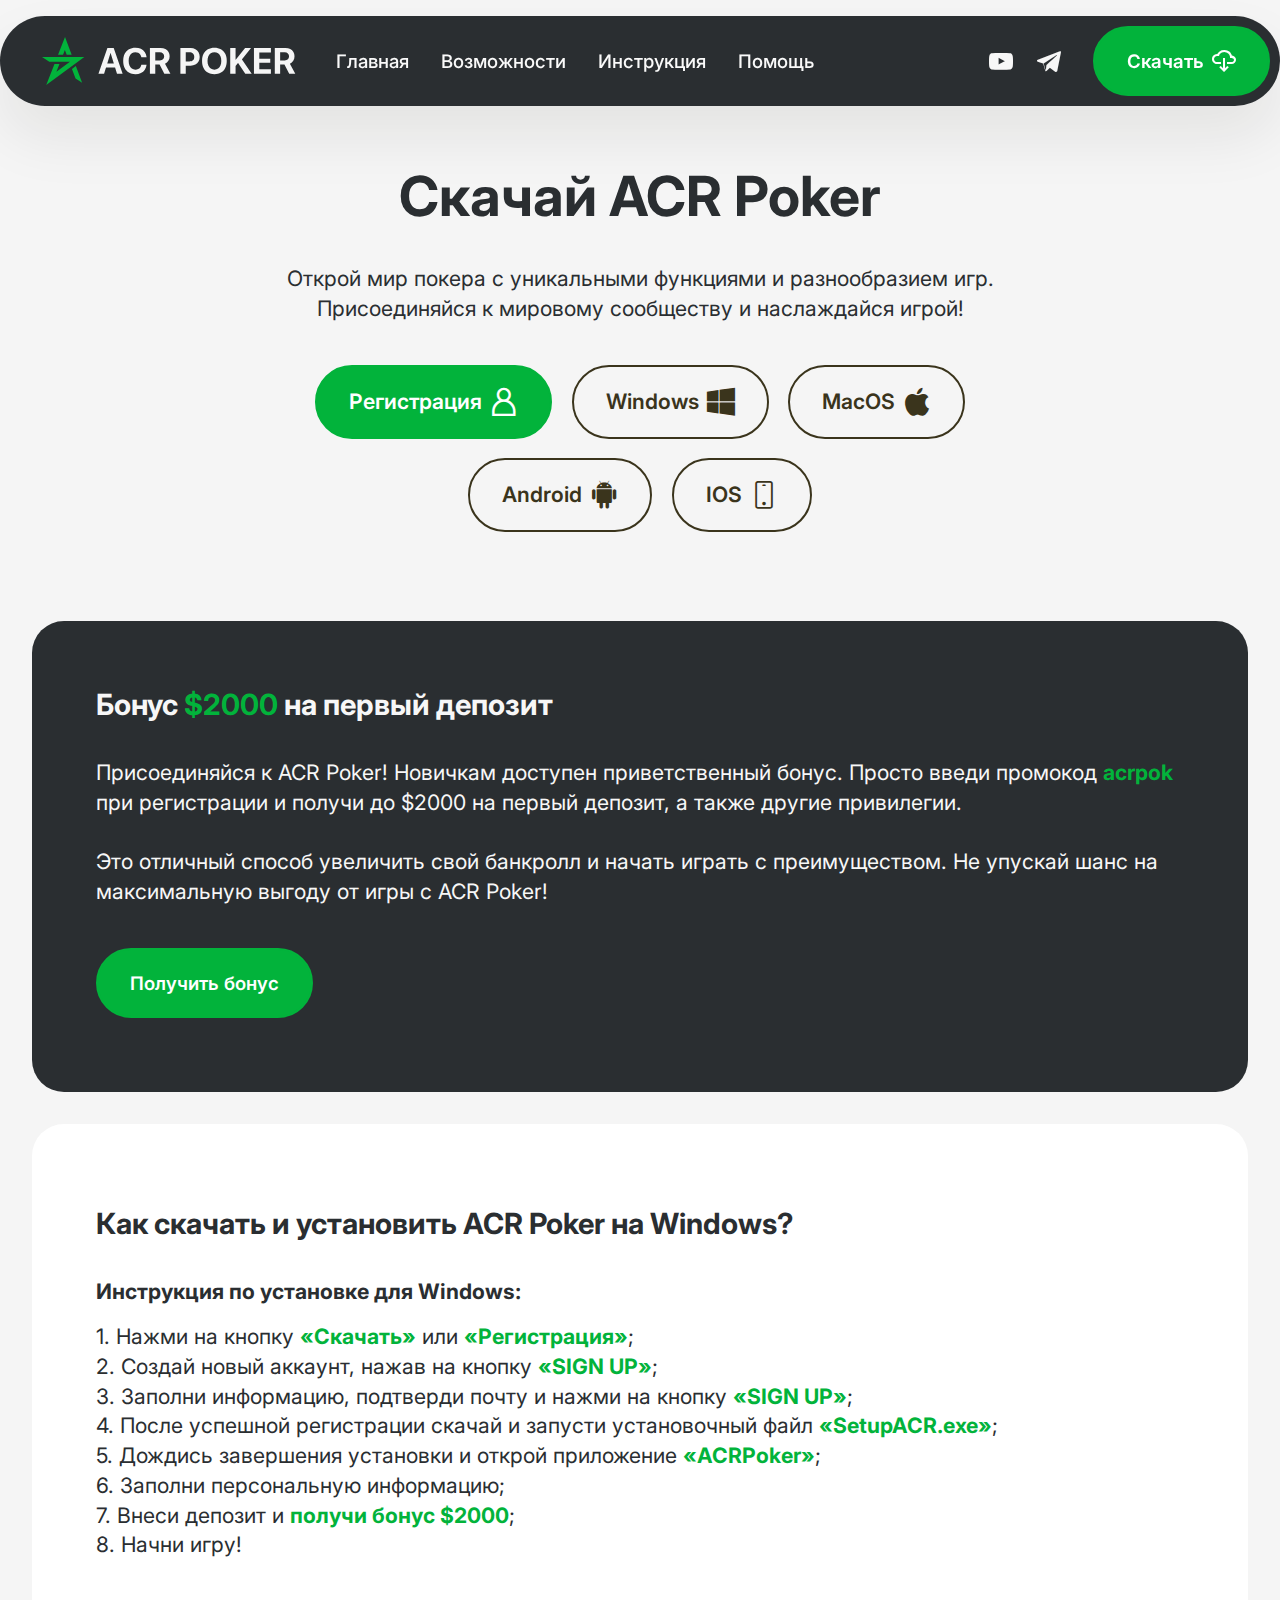
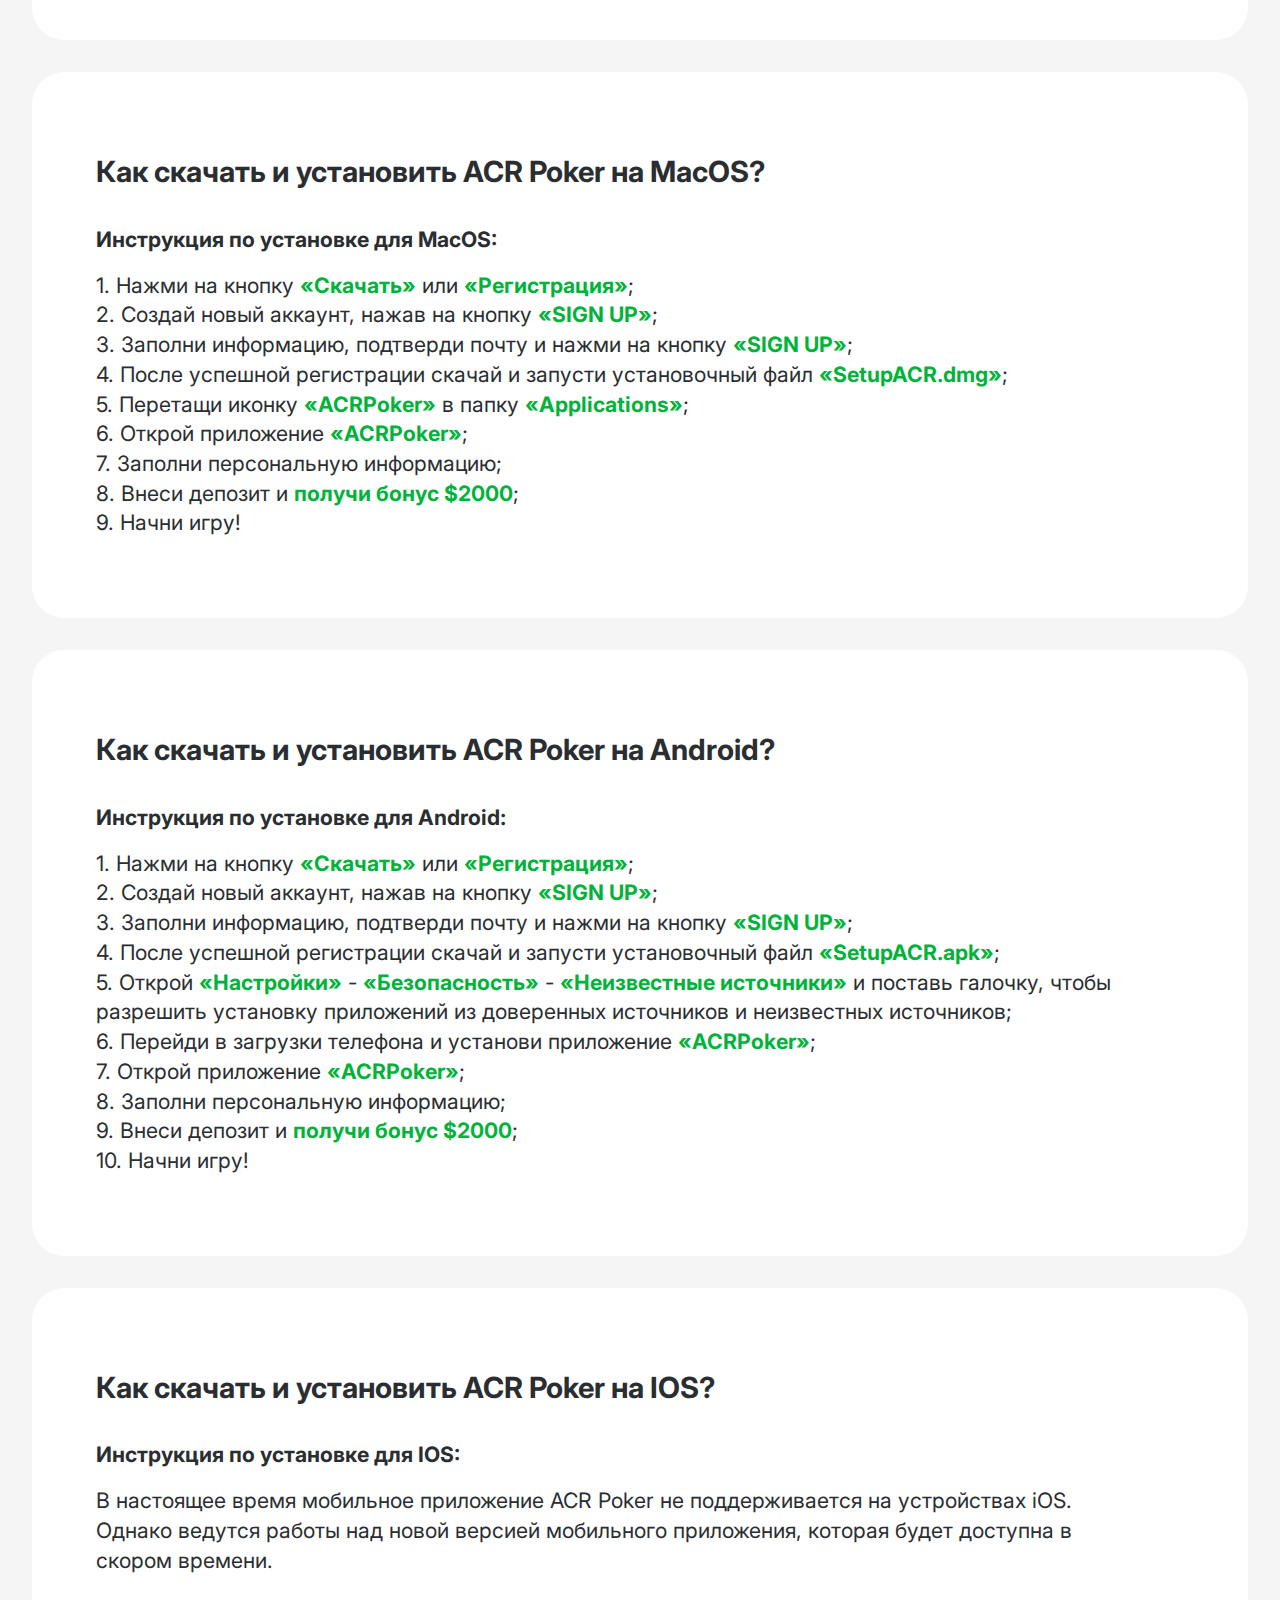
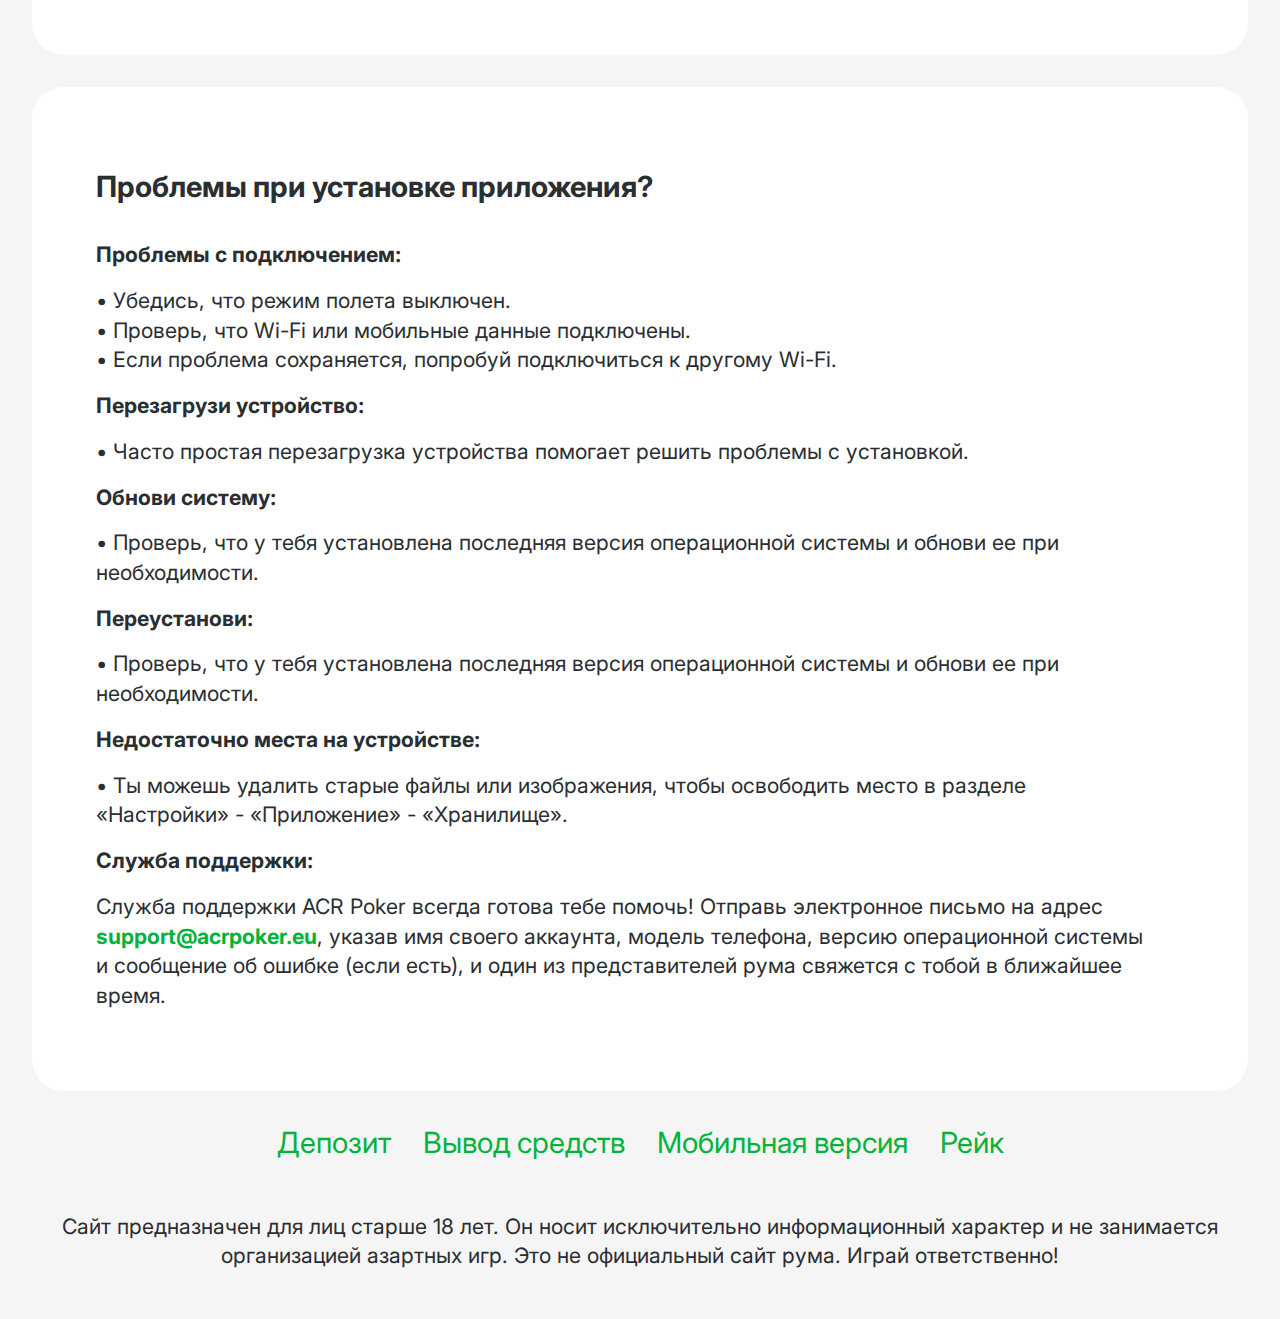
<file: install.html>
<!DOCTYPE html>
<html  >
<head>

  <!-- Google tag (gtag.js) -->
<script async src="https://www.googletagmanager.com/gtag/js?id=G-G8D8VLW2B0"></script>
<script>
  window.dataLayer = window.dataLayer || [];
  function gtag(){dataLayer.push(arguments);}
  gtag('js', new Date());

  gtag('config', 'G-G8D8VLW2B0');
</script>
  
  <meta charset="UTF-8">
  <meta http-equiv="X-UA-Compatible" content="IE=edge">
  <meta name="generator" content="Mobirise v5.9.18, mobirise.com">
  <meta name="twitter:card" content="summary_large_image"/>
  <meta name="twitter:image:src" content="assets/images/install-meta.png">
  <meta property="og:image" content="assets/images/install-meta.png">
  <meta name="twitter:title" content="ACR Poker – Как скачать и установить | Americas Cardroom">
  <meta name="viewport" content="width=device-width, initial-scale=1, minimum-scale=1">
  <link rel="shortcut icon" href="assets/images/acrpoker-favicon-32-32.png" type="image/x-icon">
  <meta name="description" content="Скачай официальный клиент ACR Poker (Americas Cardroom) для ПК, Мак, Андроид и Айфон. Получи бонус $2000. Начни побеждать в онлайн-покере уже сегодня!">
  
  
  <title>ACR Poker – Как скачать и установить | Americas Cardroom</title>
  <link rel="stylesheet" href="assets/web/assets/mobirise-icons2/mobirise2.css">
  <link rel="stylesheet" href="assets/web/assets/mobirise-icons-bold/mobirise-icons-bold.css">
  <link rel="stylesheet" href="assets/bootstrap/css/bootstrap.min.css">
  <link rel="stylesheet" href="assets/bootstrap/css/bootstrap-grid.min.css">
  <link rel="stylesheet" href="assets/bootstrap/css/bootstrap-reboot.min.css">
  <link rel="stylesheet" href="assets/dropdown/css/style.css">
  <link rel="stylesheet" href="assets/socicon/css/styles.css">
  <link rel="stylesheet" href="assets/theme/css/style.css">
  <link rel="preload" href="https://fonts.googleapis.com/css?family=Inter:100,200,300,400,500,600,700,800,900&display=swap" as="style" onload="this.onload=null;this.rel='stylesheet'">
  <noscript><link rel="stylesheet" href="https://fonts.googleapis.com/css?family=Inter:100,200,300,400,500,600,700,800,900&display=swap"></noscript>
  <link rel="preload" as="style" href="assets/mobirise/css/mbr-additional.css?v=7rd10U"><link rel="stylesheet" href="assets/mobirise/css/mbr-additional.css?v=7rd10U" type="text/css">

  <!-- Yandex.Metrika counter -->
<script type="text/javascript" >
  (function(m,e,t,r,i,k,a){m[i]=m[i]||function(){(m[i].a=m[i].a||[]).push(arguments)};
  m[i].l=1*new Date();
  for (var j = 0; j < document.scripts.length; j++) {if (document.scripts[j].src === r) { return; }}
  k=e.createElement(t),a=e.getElementsByTagName(t)[0],k.async=1,k.src=r,a.parentNode.insertBefore(k,a)})
  (window, document, "script", "https://mc.yandex.ru/metrika/tag.js", "ym");

  ym(93556373, "init", {
       clickmap:true,
       trackLinks:true,
       accurateTrackBounce:true,
       webvisor:true
  });
</script>
<noscript><div><img src="https://mc.yandex.ru/watch/93556373" style="position:absolute; left:-9999px;" alt="" /></div></noscript>
<!-- /Yandex.Metrika counter -->

  
</head>
<body>
  
  <section data-bs-version="5.1" class="menu menu1 cid-uebmG2dO7U" once="menu" id="menu01-1a">
	

	<nav class="navbar navbar-dropdown navbar-fixed-top navbar-expand-lg">
		<div class="container">
			<div class="navbar-brand">
				<span class="navbar-logo">
					<a href="/">
						<img src="assets/images/acrpoker-logo-site.svg" alt="Логотип онлайн покер-рума ACR Poker" style="height: 3rem;">
					</a>
				</span>
				
			</div>
			<button class="navbar-toggler" type="button" data-toggle="collapse" data-bs-toggle="collapse" data-target="#navbarSupportedContent" data-bs-target="#navbarSupportedContent" aria-controls="navbarNavAltMarkup" aria-expanded="false" aria-label="Toggle navigation">
				<div class="hamburger">
					<span></span>
					<span></span>
					<span></span>
					<span></span>
				</div>
			</button>
			<div class="collapse navbar-collapse" id="navbarSupportedContent">
				<ul class="navbar-nav nav-dropdown" data-app-modern-menu="true"><li class="nav-item">
						<a class="nav-link link text-white text-primary display-4" href="/">Главная</a>
					</li>
					<li class="nav-item">
						<a class="nav-link link text-white text-primary display-4" href="/overview" aria-expanded="false">Возможности</a>
					</li>
					<li class="nav-item">
						<a class="nav-link link text-white text-primary display-4" href="/install">Инструкция</a>
					</li><li class="nav-item"><a class="nav-link link text-white text-primary display-4" href="https://docs.hotpok.ru/" target="_blank">Помощь</a></li></ul>
				<div class="icons-menu">
					<a class="iconfont-wrapper" href="https://www.youtube.com/@acrpokerplay" target="_blank">
						<span class="p-2 mbr-iconfont socicon-youtube socicon" style="color: rgb(247, 247, 247); fill: rgb(247, 247, 247);"></span>
					</a>
					<a class="iconfont-wrapper" href="https://t.me/acrpokerchat" target="_blank">
						<span class="p-2 mbr-iconfont socicon-telegram socicon" style="color: rgb(247, 247, 247); fill: rgb(247, 247, 247);"></span>
					</a>
					
					
				</div>
				<div class="navbar-buttons mbr-section-btn"><a class="btn btn-primary display-4" href="https://go.wpnaffiliates.com/visit/?bta=236582&brand=americascardroom" target="_blank"><span class="mobi-mbri mobi-mbri-download-2 mbr-iconfont mbr-iconfont-btn"></span>Скачать</a></div>
			</div>
		</div>
	</nav>
</section>

<section data-bs-version="5.1" class="header13 cid-uebmG38bMD" id="header13-1b">
  

  
  

  <div class="align-center container">
    <div class="row justify-content-center">
      <div class="col-md-12 mb-5 content-head">
        <h1 class="mbr-section-title mbr-fonts-style display-2"><strong>Скачай ACR Poker</strong></h1>
        <p class="mbr-text mbr-fonts-style mt-4 display-7">Открой мир покера с уникальными функциями и разнообразием игр. Присоединяйся к мировому сообществу и наслаждайся игрой!</p>
        <div class="mbr-section-btn mt-4"><a class="btn btn-primary display-7" href="https://go.wpnaffiliates.com/visit/?bta=236582&brand=americascardroom" target="_blank"><span class="mobi-mbri mobi-mbri-user mbr-iconfont mbr-iconfont-btn"></span>Регистрация</a> <a class="btn btn-success-outline display-7" href="/download#article07-1d"><span class="socicon socicon-windows mbr-iconfont mbr-iconfont-btn"></span>Windows</a> <a class="btn btn-success-outline display-7" href="/download#article07-1p"><span class="socicon socicon-apple mbr-iconfont mbr-iconfont-btn"></span>MacOS</a> <a class="btn btn-success-outline display-7" href="/download#article07-1q"><span class="socicon socicon-android mbr-iconfont mbr-iconfont-btn"></span>Android</a> <a class="btn btn-success-outline display-7" href="/download#article07-1r"><span class="mbrib-mobile2 mbr-iconfont mbr-iconfont-btn"></span>IOS</a></div>
      </div>
    </div>

    <div class="row justify-content-center">
      
    </div>
  </div>
</section>

<section data-bs-version="5.1" class="article13 cid-uebmG3DVOq" id="article13-1c">
    
    
    
    <div class="container">
        <div class="row justify-content-center">
            <div class="card col-md-12 col-lg-12">
                <div class="card-wrapper">
                    <div class="card-box align-left">
                        <h4 class="card-title mbr-fonts-style display-5"><strong>Бонус <a href="https://go.wpnaffiliates.com/visit/?bta=236582&brand=americascardroom" class="text-primary" target="_blank"><b>$2000</b></a> на первый депозит</strong></h4>
                        <p class="mbr-text mbr-fonts-style mt-4 display-7">Присоединяйся к ACR Poker! Новичкам доступен приветственный бонус. Просто введи промокод <a href="https://go.wpnaffiliates.com/visit/?bta=236582&brand=americascardroom" class="text-primary" target="_blank"><strong>acrpok</strong></a> при регистрации и получи до $2000 на первый депозит, а также другие привилегии.<br><br>Это отличный способ увеличить свой банкролл и начать играть с преимуществом. Не упускай шанс на максимальную выгоду от игры с ACR Poker!<br>
                        </p>
                        <div class="mbr-section-btn mt-4"><a class="btn btn-primary display-4" href="https://go.wpnaffiliates.com/visit/?bta=236582&brand=americascardroom" target="_blank">Получить бонус</a></div>
                    </div>
                </div>
            </div>
        </div>
    </div>
</section>

<section data-bs-version="5.1" class="article07 cid-uebmG4X6Bf" id="article07-1d">
  

  
  
  <div class="container">
    <div class="row justify-content-center">
      <div class="card col-md-12 col-lg-12">
        <div class="card-wrapper">
          <h3 class="card-title mbr-fonts-style mbr-white mt-3 mb-4 display-5"><strong>Как скачать и установить ACR Poker на Windows?</strong></h3>
          <div class="row card-box align-left">
            <div class="item features-without-image col-12">
              <div class="item-wrapper">
                <h4 class="mbr-section-subtitle mbr-fonts-style mb-3 display-7"><strong>Инструкция по установке для Windows:</strong></h4>
                <p class="mbr-text mbr-fonts-style display-7">1.&nbsp;Нажми на кнопку <a href="https://go.wpnaffiliates.com/visit/?bta=236582&brand=americascardroom" class="text-primary" target="_blank"><strong>«‎Скачать»</strong></a> или <a href="https://go.wpnaffiliates.com/visit/?bta=236582&brand=americascardroom" class="text-primary" target="_blank"><strong>«‎Регистрация»</strong></a>;‎<br>2.&nbsp;Создай новый аккаунт, нажав на кнопку <a href="https://go.wpnaffiliates.com/visit/?bta=236582&brand=americascardroom" class="text-primary" target="_blank"><strong>«SIGN UP»</strong></a>;<br>3.&nbsp;Заполни информацию, подтверди почту и нажми на кнопку <a href="https://go.wpnaffiliates.com/visit/?bta=236582&brand=americascardroom" class="text-primary" target="_blank"><strong>«SIGN UP»</strong></a>;<br>4.&nbsp;После успешной регистрации скачай и запусти установочный файл <a href="https://go.wpnaffiliates.com/visit/?bta=236582&brand=americascardroom" class="text-primary" target="_blank"><strong>«SetupACR.exe»</strong></a>‎;<br>5.&nbsp;Дождись завершения установки и открой приложение <strong><a href="https://go.wpnaffiliates.com/visit/?bta=236582&brand=americascardroom" class="text-primary" target="_blank"><b>«ACRPoker»</b></a>‎</strong>;<br>6.&nbsp;Заполни персональную информацию;<br>7.&nbsp;Внеси депозит и <a href="https://go.wpnaffiliates.com/visit/?bta=236582&brand=americascardroom" class="text-primary" target="_blank"><strong>получи бонус $2000</strong></a>;<br>8. Начни игру!</p>
              </div>
            </div>
            
            
            
          </div>
          
        </div>
      </div>
    </div>
  </div>
</section>

<section data-bs-version="5.1" class="article07 cid-uebqD3IcKy" id="article07-1p">
  

  
  
  <div class="container">
    <div class="row justify-content-center">
      <div class="card col-md-12 col-lg-12">
        <div class="card-wrapper">
          <h3 class="card-title mbr-fonts-style mbr-white mt-3 mb-4 display-5"><strong>Как скачать и установить ACR Poker на MacOS?</strong></h3>
          <div class="row card-box align-left">
            <div class="item features-without-image col-12">
              <div class="item-wrapper">
                <h4 class="mbr-section-subtitle mbr-fonts-style mb-3 display-7"><strong>Инструкция по установке для MacOS:</strong></h4>
                <p class="mbr-text mbr-fonts-style display-7">1. Нажми на кнопку <a href="https://go.wpnaffiliates.com/visit/?bta=236582&brand=americascardroom" class="text-primary" target="_blank"><strong>«‎Скачать»</strong></a> или <a href="https://go.wpnaffiliates.com/visit/?bta=236582&brand=americascardroom" class="text-primary" target="_blank"><strong>«‎Регистрация»</strong></a>;‎<br>2. Создай новый аккаунт, нажав на кнопку <a href="https://go.wpnaffiliates.com/visit/?bta=236582&brand=americascardroom" class="text-primary" target="_blank"><strong>«SIGN UP»</strong></a>;<br>3. Заполни информацию, подтверди почту и нажми на кнопку <a href="https://go.wpnaffiliates.com/visit/?bta=236582&brand=americascardroom" class="text-primary" target="_blank"><strong>«SIGN UP»</strong></a>;<br>4. После успешной регистрации скачай и запусти установочный файл <a href="https://go.wpnaffiliates.com/visit/?bta=236582&brand=americascardroom" class="text-primary" target="_blank"><strong>«SetupACR.dmg»‎</strong></a>;<br>5. Перетащи иконку <a href="https://go.wpnaffiliates.com/visit/?bta=236582&brand=americascardroom" class="text-primary" target="_blank"><strong>«ACRPoker»</strong></a> в папку <a href="https://go.wpnaffiliates.com/visit/?bta=236582&brand=americascardroom" class="text-primary" target="_blank"><strong>«Applications»</strong></a>;<br>6. Открой приложение <strong><a href="https://go.wpnaffiliates.com/visit/?bta=236582&brand=americascardroom" class="text-primary" target="_blank"><b>«ACRPoker»</b></a>‎</strong>;<br>7. Заполни персональную информацию;<br>8. Внеси депозит и <a href="https://go.wpnaffiliates.com/visit/?bta=236582&brand=americascardroom" class="text-primary" target="_blank"><strong>получи бонус $2000</strong></a>;<br>9.&nbsp;Начни игру!</p>
              </div>
            </div>
            
            
            
          </div>
          
        </div>
      </div>
    </div>
  </div>
</section>

<section data-bs-version="5.1" class="article07 cid-uebs7kpVwa" id="article07-1q">
  

  
  
  <div class="container">
    <div class="row justify-content-center">
      <div class="card col-md-12 col-lg-12">
        <div class="card-wrapper">
          <h3 class="card-title mbr-fonts-style mbr-white mt-3 mb-4 display-5"><strong>Как скачать и установить ACR Poker на Android?</strong></h3>
          <div class="row card-box align-left">
            <div class="item features-without-image col-12">
              <div class="item-wrapper">
                <h4 class="mbr-section-subtitle mbr-fonts-style mb-3 display-7"><strong>Инструкция по установке для Android:</strong></h4>
                <p class="mbr-text mbr-fonts-style display-7">1. Нажми на кнопку <a href="https://go.wpnaffiliates.com/visit/?bta=236582&brand=americascardroom" class="text-primary" target="_blank"><strong>«‎Скачать»</strong></a> или <a href="https://go.wpnaffiliates.com/visit/?bta=236582&brand=americascardroom" class="text-primary" target="_blank"><strong>«‎Регистрация»</strong></a>;‎<br>2. Создай новый аккаунт, нажав на кнопку <a href="https://go.wpnaffiliates.com/visit/?bta=236582&brand=americascardroom" class="text-primary" target="_blank"><strong>«SIGN UP»</strong></a>;<br>3. Заполни информацию, подтверди почту и нажми на кнопку <a href="https://go.wpnaffiliates.com/visit/?bta=236582&brand=americascardroom" class="text-primary" target="_blank"><strong>«SIGN UP»</strong></a>;<br>4. После успешной регистрации скачай и запусти установочный файл <a href="https://go.wpnaffiliates.com/visit/?bta=236582&brand=americascardroom" class="text-primary" target="_blank"><strong>«SetupACR.apk»</strong></a>‎;<br>5. Открой&nbsp;<a href="https://go.wpnaffiliates.com/visit/?bta=236582&brand=americascardroom" class="text-primary" target="_blank"><strong>«Настройки»</strong></a> - <a href="https://go.wpnaffiliates.com/visit/?bta=236582&brand=americascardroom" class="text-primary" target="_blank"><strong>«Безопасность»</strong></a> - <a href="https://go.wpnaffiliates.com/visit/?bta=236582&brand=americascardroom" class="text-primary" target="_blank"><strong>«Неизвестные источники»</strong></a> и поставь галочку, чтобы разрешить установку приложений из доверенных источников и неизвестных источников;<br>6. Перейди в загрузки телефона и установи приложение <a href="https://go.wpnaffiliates.com/visit/?bta=236582&brand=americascardroom" class="text-primary" target="_blank"><strong>«ACRPoker»</strong></a>;<br>7. Открой приложение <a href="https://go.wpnaffiliates.com/visit/?bta=236582&brand=americascardroom" class="text-primary" target="_blank"><strong>«ACRPoker»</strong></a>‎;<br>8. Заполни персональную информацию;<br>9. Внеси депозит и <a href="https://go.wpnaffiliates.com/visit/?bta=236582&brand=americascardroom" class="text-primary" target="_blank"><strong>получи бонус $2000</strong></a>;<br>10. Начни игру!</p>
              </div>
            </div>
            
            
            
          </div>
          
        </div>
      </div>
    </div>
  </div>
</section>

<section data-bs-version="5.1" class="article07 cid-uebt6t2uQX" id="article07-1r">
  

  
  
  <div class="container">
    <div class="row justify-content-center">
      <div class="card col-md-12 col-lg-12">
        <div class="card-wrapper">
          <h3 class="card-title mbr-fonts-style mbr-white mt-3 mb-4 display-5"><strong>Как скачать и установить ACR Poker на IOS?</strong></h3>
          <div class="row card-box align-left">
            <div class="item features-without-image col-12">
              <div class="item-wrapper">
                <h4 class="mbr-section-subtitle mbr-fonts-style mb-3 display-7"><strong>Инструкция по установке для IOS:</strong></h4>
                <p class="mbr-text mbr-fonts-style display-7">В настоящее время мобильное приложение ACR Poker не поддерживается на устройствах iOS. Однако ведутся работы над новой версией мобильного приложения, которая будет доступна в скором времени.</p>
              </div>
            </div>
            
            
            
          </div>
          
        </div>
      </div>
    </div>
  </div>
</section>

<section data-bs-version="5.1" class="article07 cid-uebtclrBTP" id="article07-1s">
  

  
  
  <div class="container">
    <div class="row justify-content-center">
      <div class="card col-md-12 col-lg-12">
        <div class="card-wrapper">
          <h3 class="card-title mbr-fonts-style mbr-white mt-3 mb-4 display-5"><strong>Проблемы при установке приложения?</strong></h3>
          <div class="row card-box align-left">
            <div class="item features-without-image col-12">
              <div class="item-wrapper">
                <h4 class="mbr-section-subtitle mbr-fonts-style mb-3 display-7"><strong>Проблемы с подключением:</strong></h4>
                <p class="mbr-text mbr-fonts-style display-7">• Убедись, что режим полета выключен.<br>• Проверь, что Wi-Fi или мобильные данные подключены.<br>• Если проблема сохраняется, попробуй подключиться к другому Wi-Fi.<br></p>
              </div>
            </div><div class="item features-without-image col-12">
              <div class="item-wrapper">
                <h4 class="mbr-section-subtitle mbr-fonts-style mb-3 display-7"><strong>Перезагрузи устройство:</strong></h4>
                <p class="mbr-text mbr-fonts-style display-7">• Часто простая перезагрузка устройства помогает решить проблемы с установкой.<br></p>
              </div>
            </div><div class="item features-without-image col-12">
              <div class="item-wrapper">
                <h4 class="mbr-section-subtitle mbr-fonts-style mb-3 display-7"><strong>Обнови систему:</strong></h4>
                <p class="mbr-text mbr-fonts-style display-7">• Проверь, что у тебя установлена последняя версия операционной системы и обнови ее при необходимости.<br></p>
              </div>
            </div><div class="item features-without-image col-12">
              <div class="item-wrapper">
                <h4 class="mbr-section-subtitle mbr-fonts-style mb-3 display-7"><strong>Переустанови:</strong></h4>
                <p class="mbr-text mbr-fonts-style display-7">• Проверь, что у тебя установлена последняя версия операционной системы и обнови ее при необходимости.<br></p>
              </div>
            </div><div class="item features-without-image col-12">
              <div class="item-wrapper">
                <h4 class="mbr-section-subtitle mbr-fonts-style mb-3 display-7"><strong>Недостаточно места на устройстве:</strong></h4>
                <p class="mbr-text mbr-fonts-style display-7">• Ты можешь удалить старые файлы или изображения, чтобы освободить место в разделе «Настройки» - «Приложение» - «Хранилище».<br></p>
              </div>
            </div><div class="item features-without-image col-12">
              <div class="item-wrapper">
                <h4 class="mbr-section-subtitle mbr-fonts-style mb-3 display-7"><strong>Служба поддержки:</strong></h4>
                <p class="mbr-text mbr-fonts-style display-7">Служба поддержки ACR Poker всегда готова тебе помочь! Отправь электронное письмо на адрес <a href="mailto:support@acrpoker.eu" class="text-primary"><strong>support@acrpoker.eu</strong></a>, указав имя своего аккаунта, модель телефона, версию операционной системы и сообщение об ошибке (если есть), и один из представителей рума свяжется с тобой в ближайшее время.<br></p>
              </div>
            </div>
            
            
            
          </div>
          
        </div>
      </div>
    </div>
  </div>
</section>

<section data-bs-version="5.1" class="footer3 cid-uebmG8mOK2" once="footers" id="footer03-1o">

        

    

    <div class="container">
        <div class="row">
            <div class="row-links">
                <ul class="header-menu">
                  
                  
                  
                  
                <li class="header-menu-item mbr-fonts-style display-5"><a href="/deposits" class="text-primary">Депозит</a></li><li class="header-menu-item mbr-fonts-style display-5"><a href="/withdraw" class="text-primary">Вывод средств</a></li><li class="header-menu-item mbr-fonts-style display-5"><a href="/android-apk" class="text-primary">Мобильная версия</a></li><li class="header-menu-item mbr-fonts-style display-5"><a href="/rake" class="text-primary">Рейк</a></li></ul>
              </div>

            
            <div class="col-12 mt-4">
                <p class="mbr-fonts-style copyright display-7">Сайт предназначен для лиц старше 18 лет. Он носит исключительно информационный характер и не занимается организацией азартных игр. Это не официальный сайт рума. Играй ответственно!</p>
            </div>
        </div>
    </div>
</section><section class="display-7" style="padding: 0;align-items: center;justify-content: center;flex-wrap: wrap;    align-content: center;display: flex;position: relative;height: 0rem;"><a href="https://mobiri.se/1725391" style="flex: 1 1;height: 0rem;position: absolute;width: 100%;z-index: 1;"><img alt="" style="height: 0rem;" src="[data-uri]"></a><p hidden style="margin: 0;text-align: center;" class="display-7">&#8204;</p><a hidden style="z-index:1" href="https://mobirise.com/builder/ai-website-builder">Free AI Website Software</a></section><script src="assets/bootstrap/js/bootstrap.bundle.min.js"></script>  <script src="assets/smoothscroll/smooth-scroll.js"></script>  <script src="assets/ytplayer/index.js"></script>  <script src="assets/dropdown/js/navbar-dropdown.js"></script>  <script src="assets/theme/js/script.js"></script>  
  
  
 <div id="scrollToTop" class="scrollToTop mbr-arrow-up"><a style="text-align: center;"><i class="mbr-arrow-up-icon mbr-arrow-up-icon-cm cm-icon cm-icon-smallarrow-up"></i></a></div>

 <!--<script async type="text/javascript" src="https://static.klaviyo.com/onsite/js/klaviyo.js?company_id=YqN7dD"></script>-->

  </body>
</html>
</file>
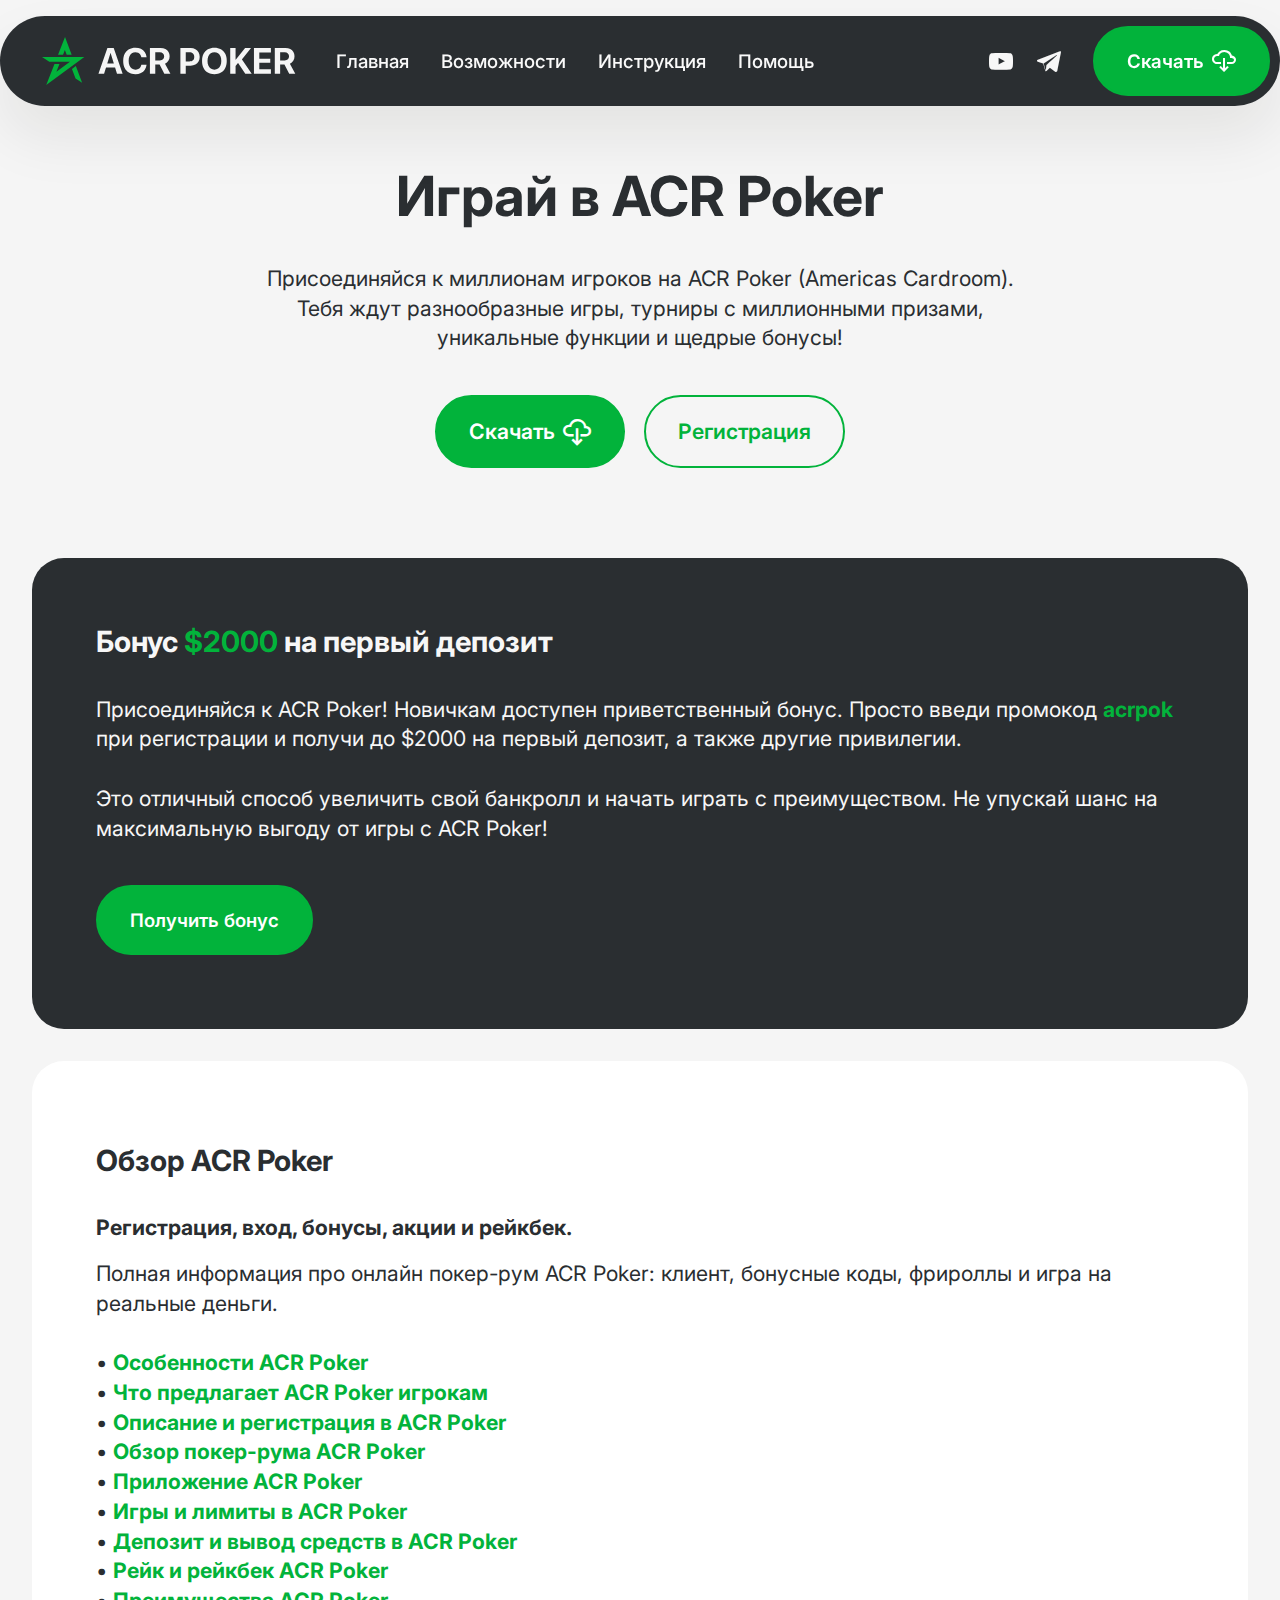
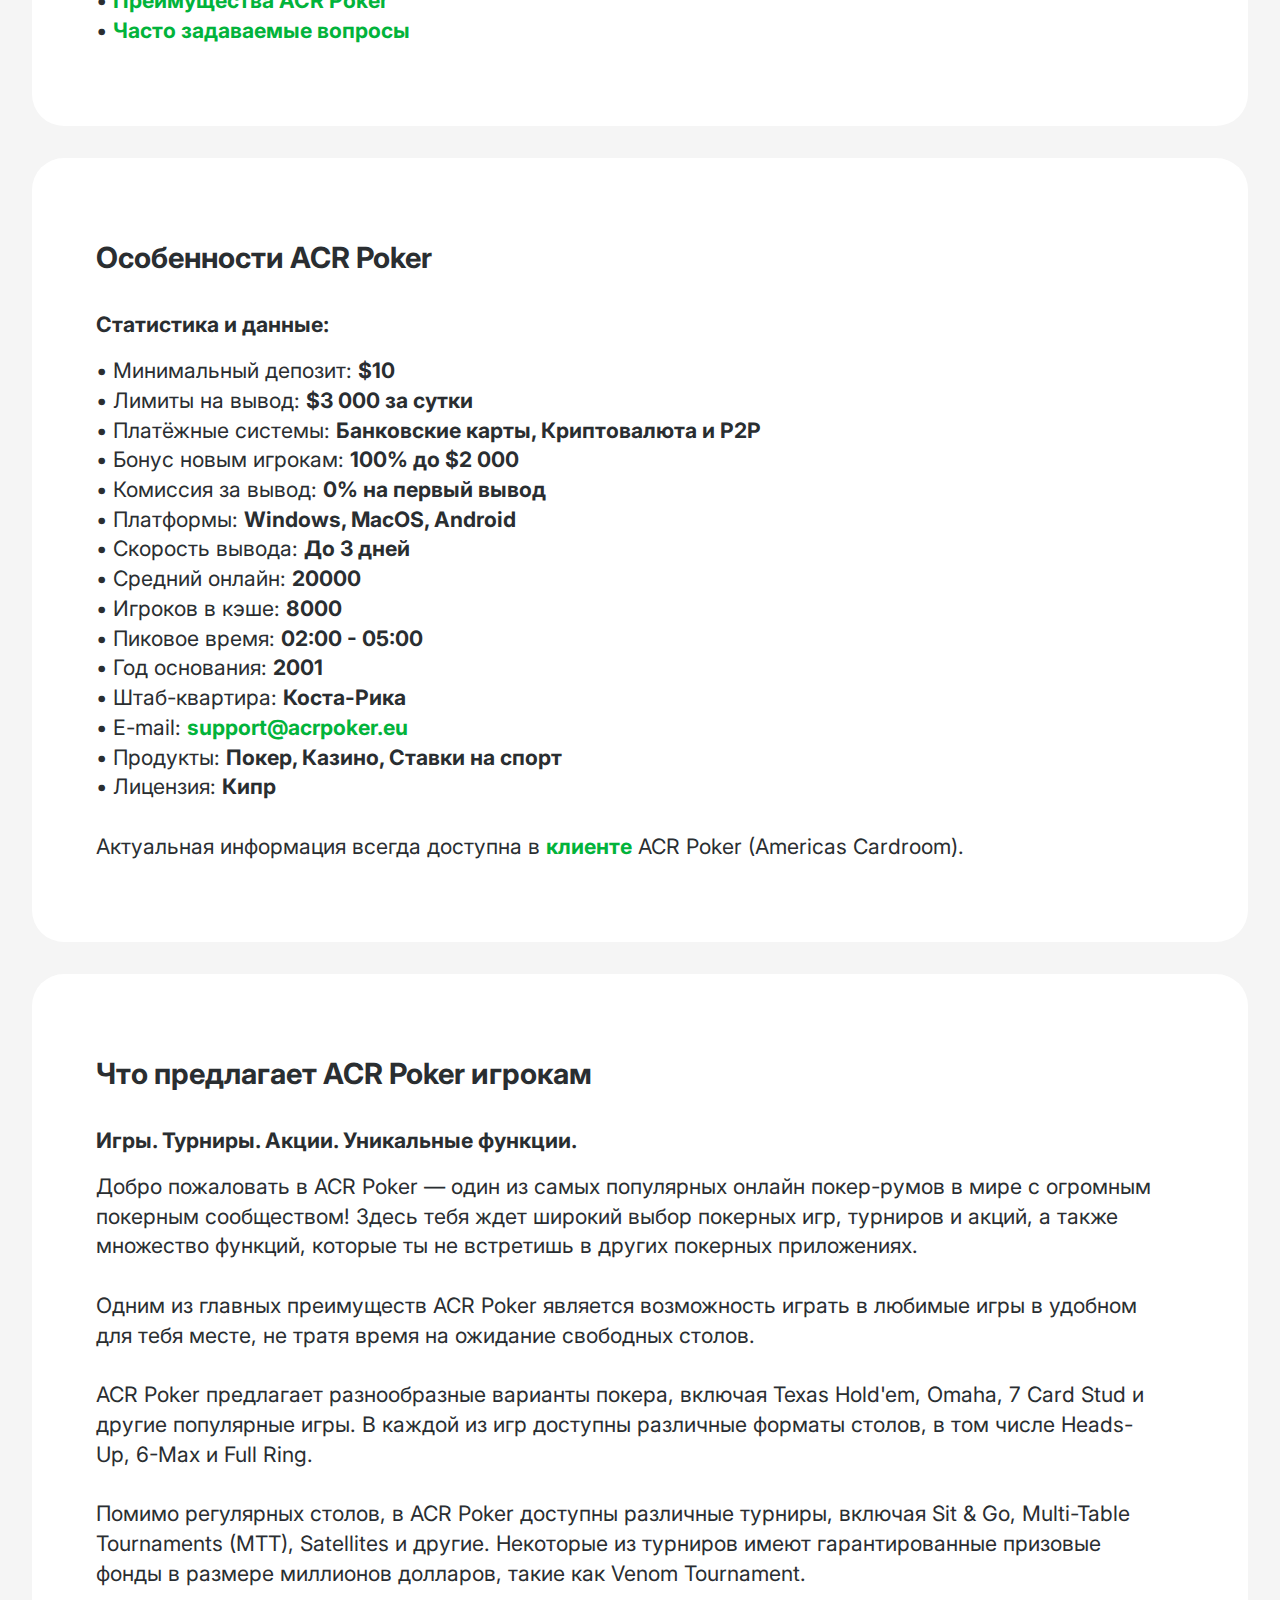
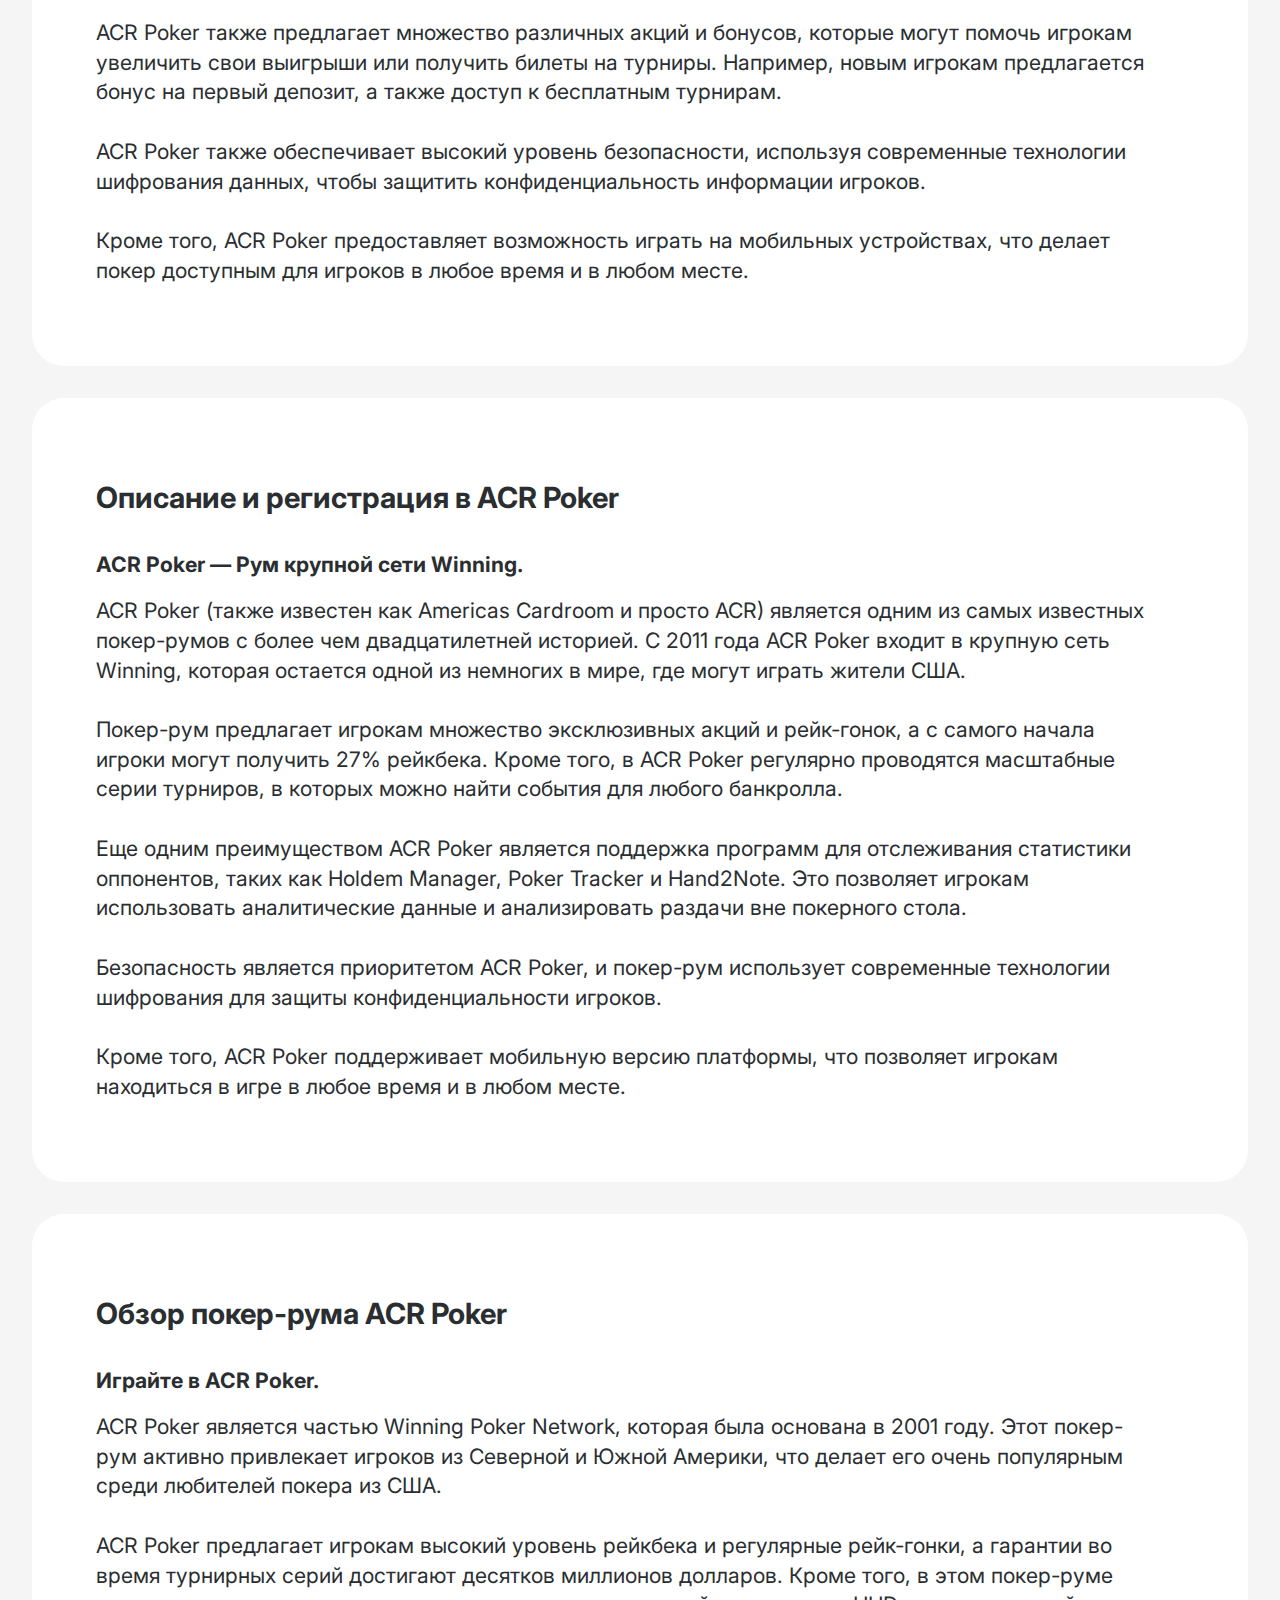
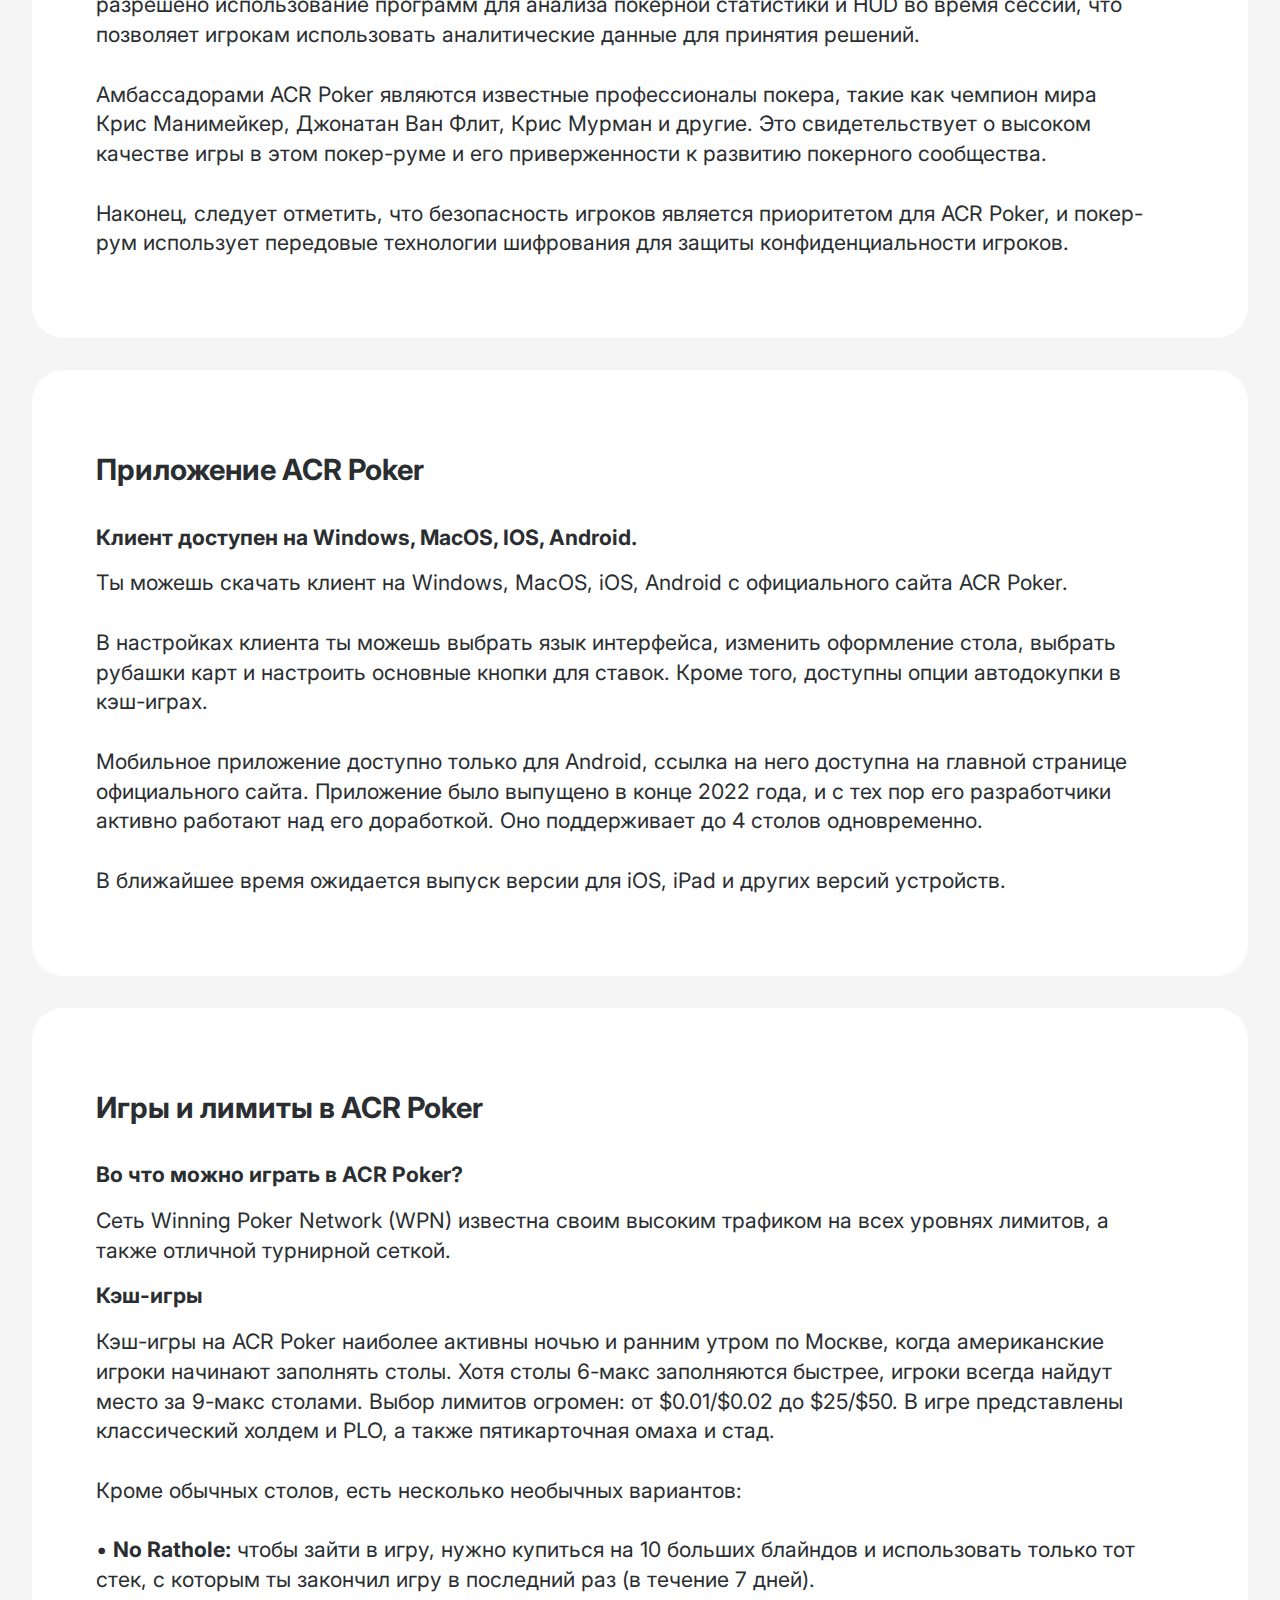
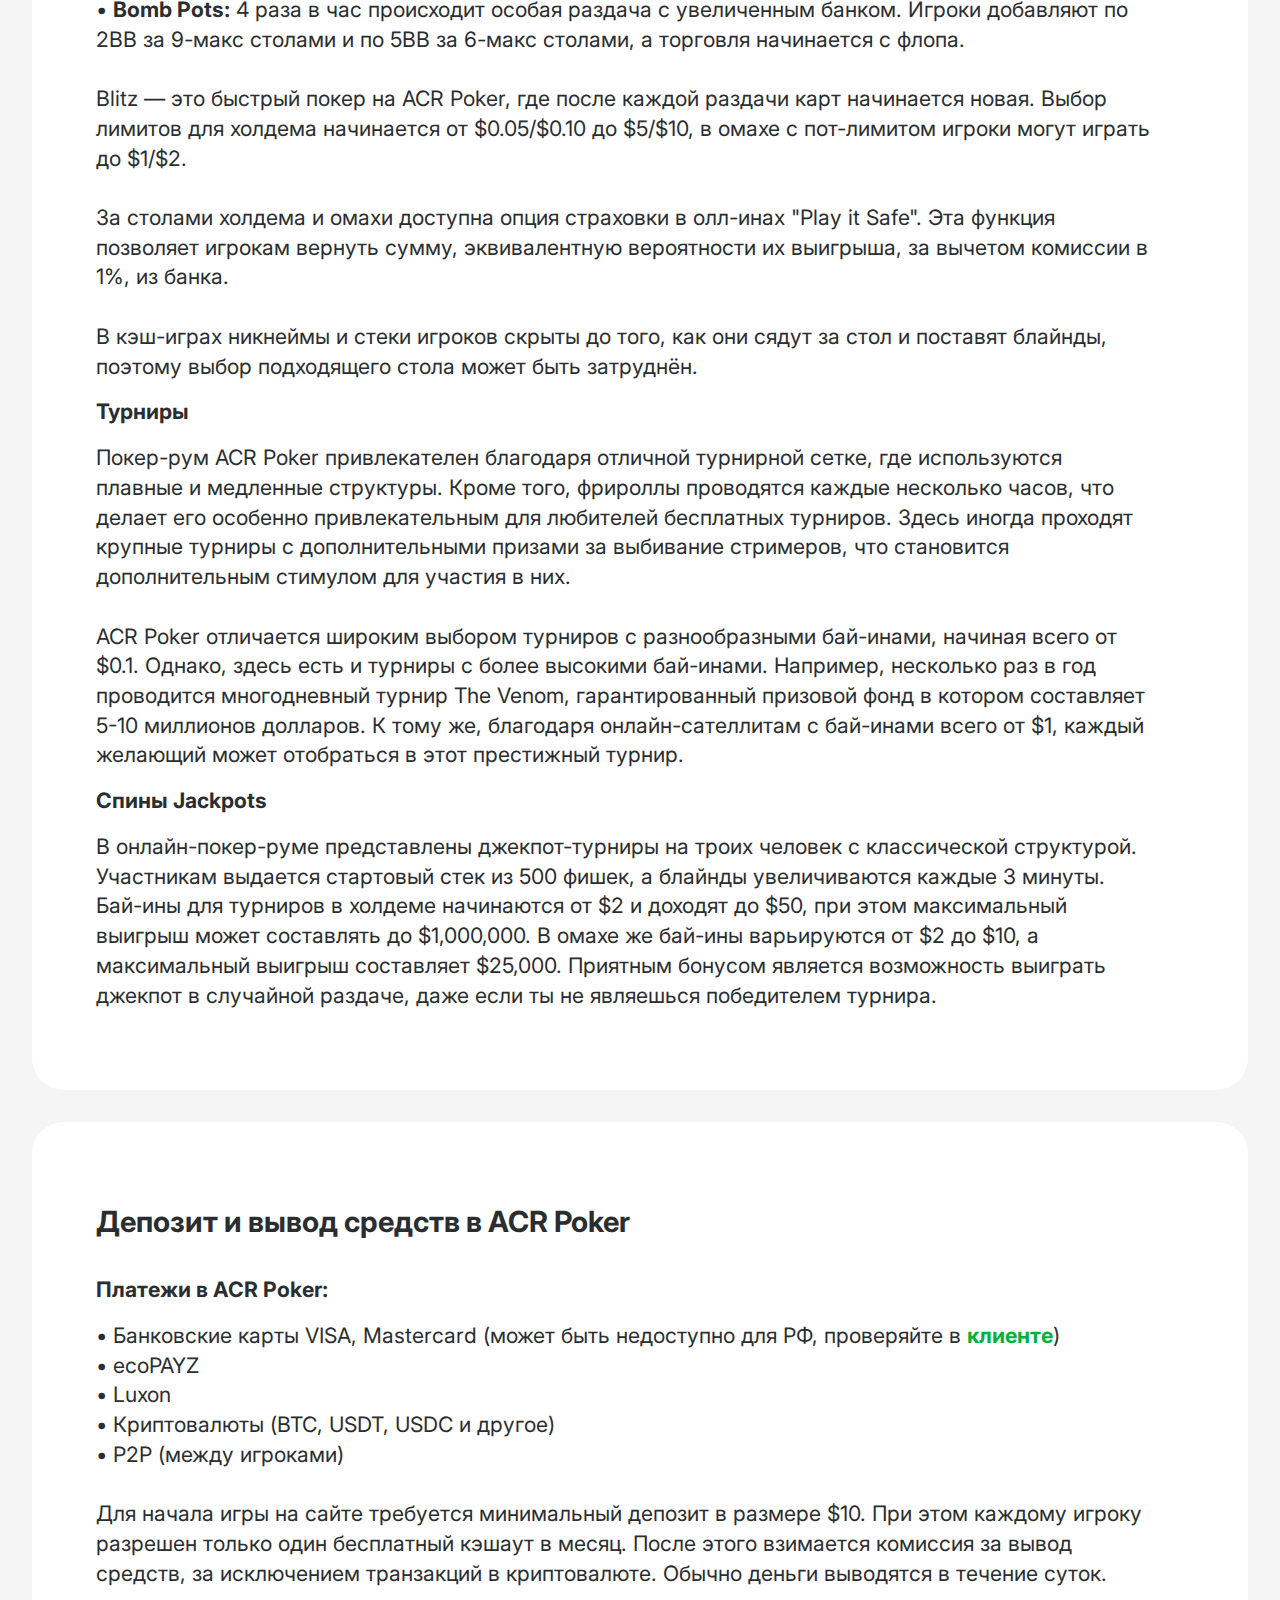
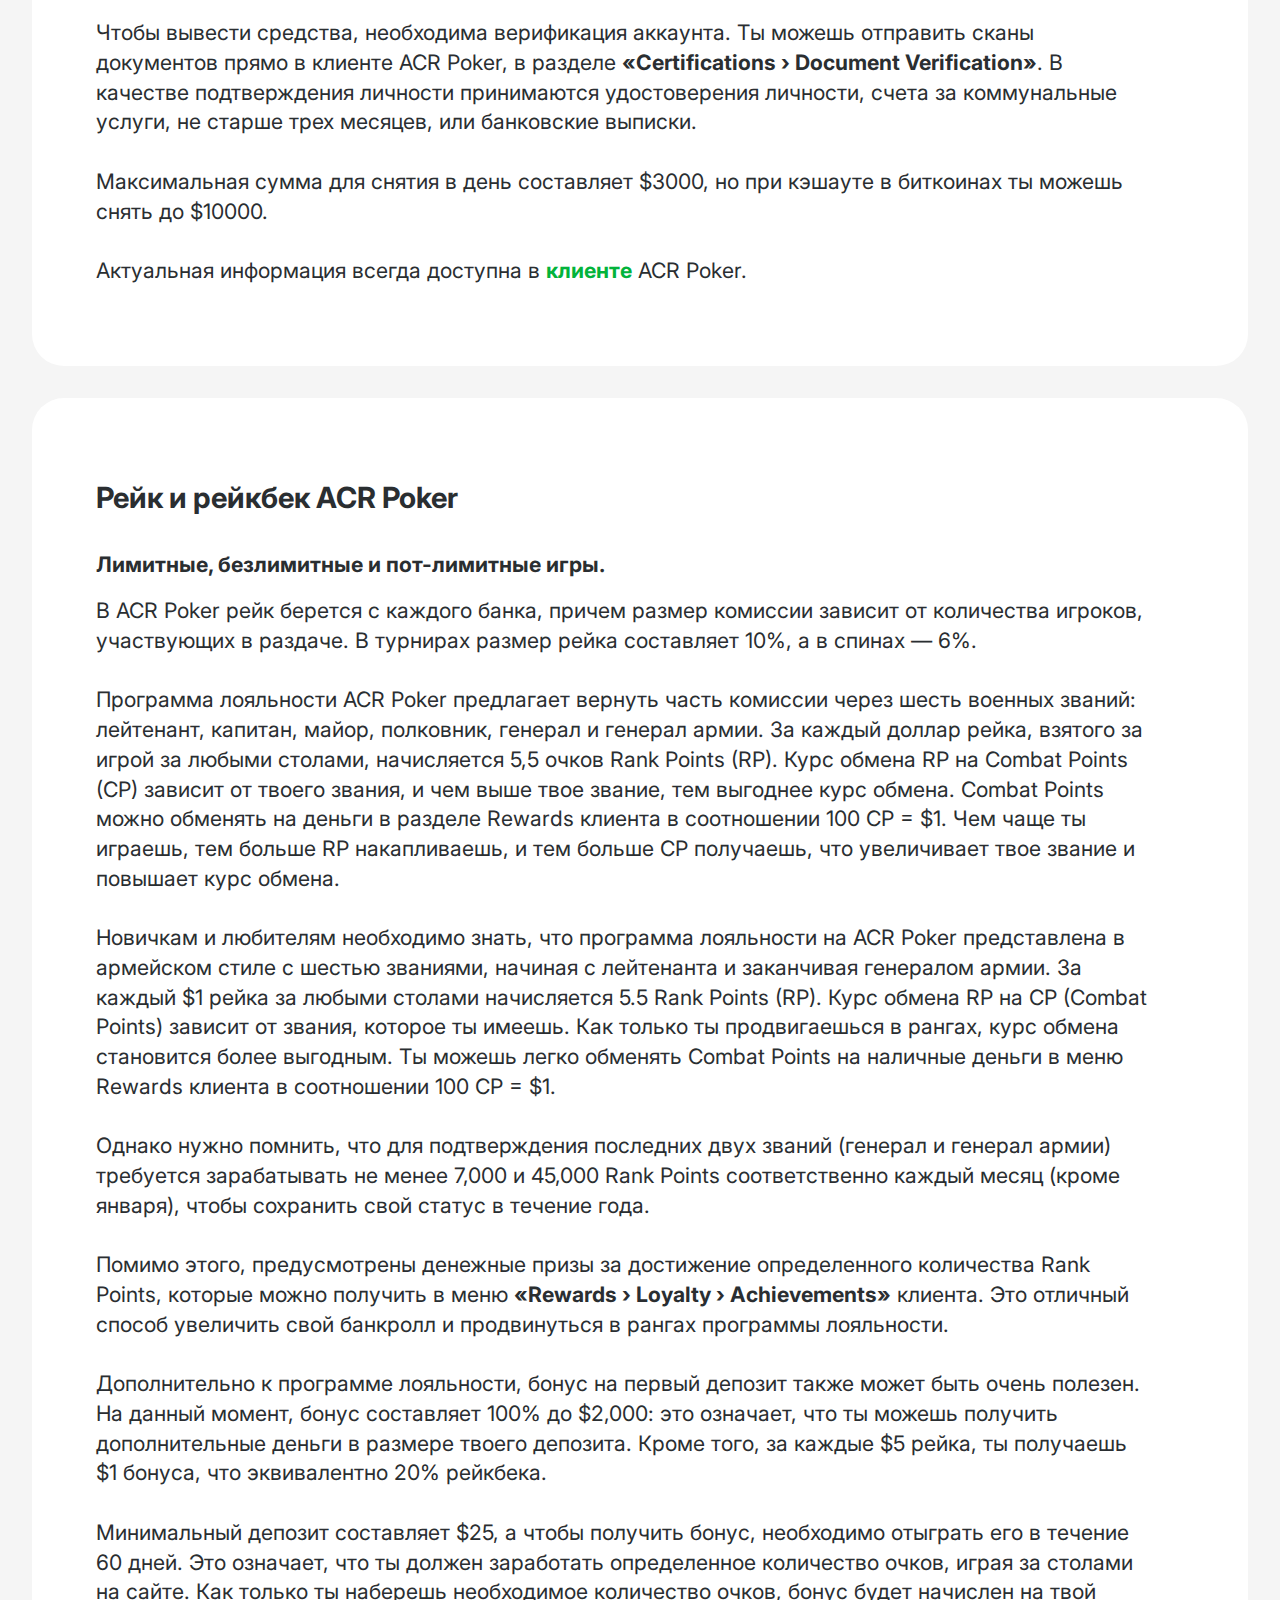
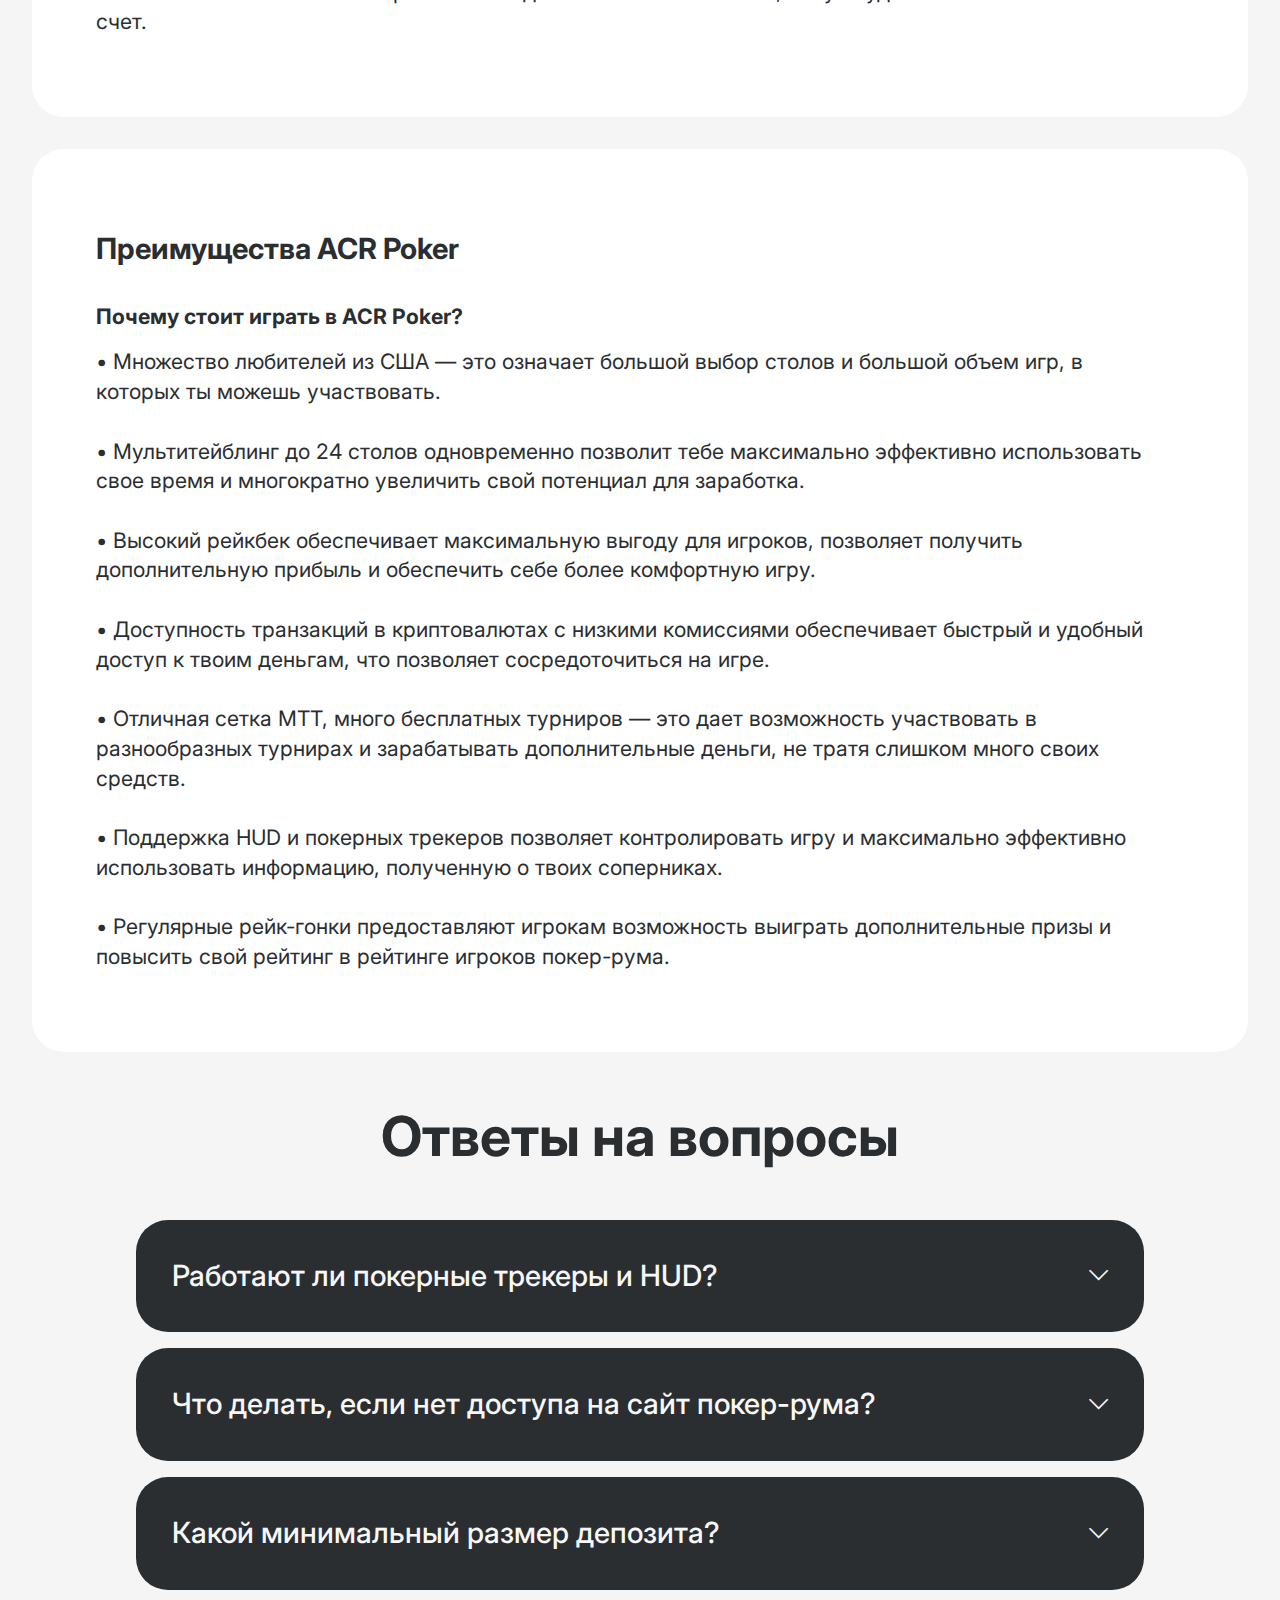
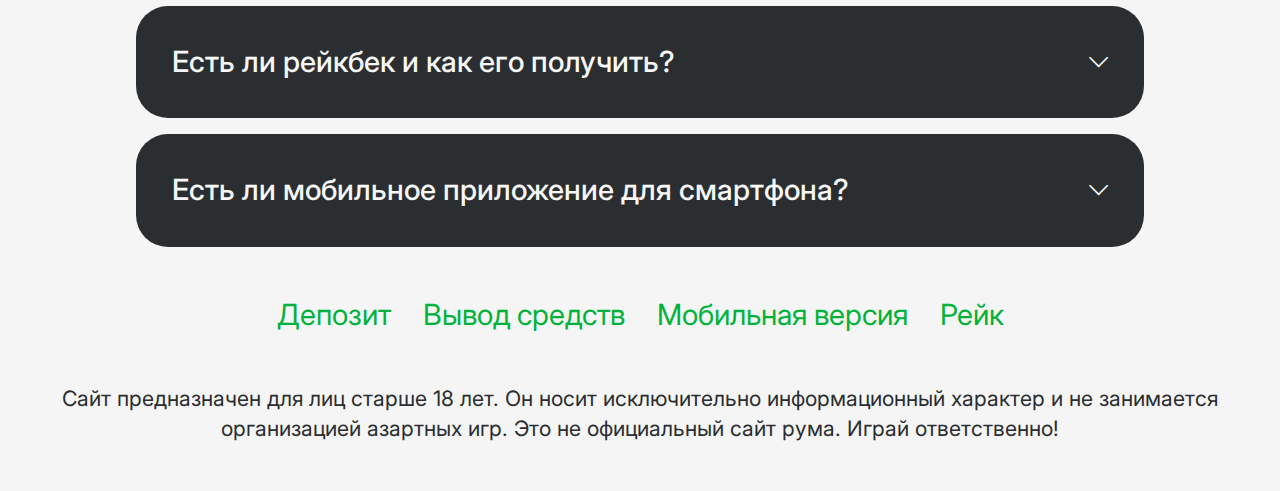
<file: overview.html>
<!DOCTYPE html>
<html  >
<head>

  <!-- Google tag (gtag.js) -->
<script async src="https://www.googletagmanager.com/gtag/js?id=G-G8D8VLW2B0"></script>
<script>
  window.dataLayer = window.dataLayer || [];
  function gtag(){dataLayer.push(arguments);}
  gtag('js', new Date());

  gtag('config', 'G-G8D8VLW2B0');
</script>
  
  <meta charset="UTF-8">
  <meta http-equiv="X-UA-Compatible" content="IE=edge">
  <meta name="generator" content="Mobirise v5.9.18, mobirise.com">
  <meta name="twitter:card" content="summary_large_image"/>
  <meta name="twitter:image:src" content="assets/images/overview-meta.png">
  <meta property="og:image" content="assets/images/overview-meta.png">
  <meta name="twitter:title" content="ACR Poker – Онлайн покер-рум | Бонусы, игры, возможности">
  <meta name="viewport" content="width=device-width, initial-scale=1, minimum-scale=1">
  <link rel="shortcut icon" href="assets/images/acrpoker-favicon-32-32.png" type="image/x-icon">
  <meta name="description" content="Открой мир онлайн-покера с ACR Poker (Americas Cardroom): игры, бонусы до $2000 для новичков и бесплатная регистрация. Скачай и начни играть уже сегодня!">
  
  
  <title>ACR Poker – Онлайн покер-рум | Бонусы, игры, возможности</title>
  <link rel="stylesheet" href="assets/web/assets/mobirise-icons2/mobirise2.css">
  <link rel="stylesheet" href="assets/bootstrap/css/bootstrap.min.css">
  <link rel="stylesheet" href="assets/bootstrap/css/bootstrap-grid.min.css">
  <link rel="stylesheet" href="assets/bootstrap/css/bootstrap-reboot.min.css">
  <link rel="stylesheet" href="assets/dropdown/css/style.css">
  <link rel="stylesheet" href="assets/socicon/css/styles.css">
  <link rel="stylesheet" href="assets/theme/css/style.css">
  <link rel="preload" href="https://fonts.googleapis.com/css?family=Inter:100,200,300,400,500,600,700,800,900&display=swap" as="style" onload="this.onload=null;this.rel='stylesheet'">
  <noscript><link rel="stylesheet" href="https://fonts.googleapis.com/css?family=Inter:100,200,300,400,500,600,700,800,900&display=swap"></noscript>
  <link rel="preload" as="style" href="assets/mobirise/css/mbr-additional.css?v=kONNsX"><link rel="stylesheet" href="assets/mobirise/css/mbr-additional.css?v=kONNsX" type="text/css">

  <!-- Yandex.Metrika counter -->
<script type="text/javascript" >
  (function(m,e,t,r,i,k,a){m[i]=m[i]||function(){(m[i].a=m[i].a||[]).push(arguments)};
  m[i].l=1*new Date();
  for (var j = 0; j < document.scripts.length; j++) {if (document.scripts[j].src === r) { return; }}
  k=e.createElement(t),a=e.getElementsByTagName(t)[0],k.async=1,k.src=r,a.parentNode.insertBefore(k,a)})
  (window, document, "script", "https://mc.yandex.ru/metrika/tag.js", "ym");

  ym(93556373, "init", {
       clickmap:true,
       trackLinks:true,
       accurateTrackBounce:true,
       webvisor:true
  });
</script>
<noscript><div><img src="https://mc.yandex.ru/watch/93556373" style="position:absolute; left:-9999px;" alt="" /></div></noscript>
<!-- /Yandex.Metrika counter -->

  
</head>
<body>
  
  <section data-bs-version="5.1" class="menu menu1 cid-ueb8J1BZCz" once="menu" id="menu01-s">
	

	<nav class="navbar navbar-dropdown navbar-fixed-top navbar-expand-lg">
		<div class="container">
			<div class="navbar-brand">
				<span class="navbar-logo">
					<a href="/">
						<img src="assets/images/acrpoker-logo-site.svg" alt="Логотип онлайн покер-рума ACR Poker" style="height: 3rem;">
					</a>
				</span>
				
			</div>
			<button class="navbar-toggler" type="button" data-toggle="collapse" data-bs-toggle="collapse" data-target="#navbarSupportedContent" data-bs-target="#navbarSupportedContent" aria-controls="navbarNavAltMarkup" aria-expanded="false" aria-label="Toggle navigation">
				<div class="hamburger">
					<span></span>
					<span></span>
					<span></span>
					<span></span>
				</div>
			</button>
			<div class="collapse navbar-collapse" id="navbarSupportedContent">
				<ul class="navbar-nav nav-dropdown" data-app-modern-menu="true"><li class="nav-item">
						<a class="nav-link link text-white text-primary display-4" href="/">Главная</a>
					</li>
					<li class="nav-item">
						<a class="nav-link link text-white text-primary display-4" href="/overview" aria-expanded="false">Возможности</a>
					</li>
					<li class="nav-item">
						<a class="nav-link link text-white text-primary display-4" href="/install">Инструкция</a>
					</li><li class="nav-item"><a class="nav-link link text-white text-primary display-4" href="https://docs.hotpok.ru/" target="_blank">Помощь</a></li></ul>
				<div class="icons-menu">
					<a class="iconfont-wrapper" href="https://www.youtube.com/@acrpokerplay" target="_blank">
						<span class="p-2 mbr-iconfont socicon-youtube socicon" style="color: rgb(247, 247, 247); fill: rgb(247, 247, 247);"></span>
					</a>
					<a class="iconfont-wrapper" href="https://t.me/acrpokerchat" target="_blank">
						<span class="p-2 mbr-iconfont socicon-telegram socicon" style="color: rgb(247, 247, 247); fill: rgb(247, 247, 247);"></span>
					</a>
					
					
				</div>
				<div class="navbar-buttons mbr-section-btn"><a class="btn btn-primary display-4" href="https://go.wpnaffiliates.com/visit/?bta=236582&brand=americascardroom" target="_blank"><span class="mobi-mbri mobi-mbri-download-2 mbr-iconfont mbr-iconfont-btn"></span>Скачать</a></div>
			</div>
		</div>
	</nav>
</section>

<section data-bs-version="5.1" class="header13 cid-ueb8J2IIDt" id="header13-t">
  

  
  

  <div class="align-center container">
    <div class="row justify-content-center">
      <div class="col-md-12 mb-5 content-head">
        <h1 class="mbr-section-title mbr-fonts-style display-2"><strong>Играй в ACR Poker</strong></h1>
        <p class="mbr-text mbr-fonts-style mt-4 display-7">Присоединяйся к миллионам игроков на ACR Poker (Americas Cardroom). Тебя ждут разнообразные игры, турниры с миллионными призами, уникальные функции и щедрые бонусы!</p>
        <div class="mbr-section-btn mt-4"><a class="btn btn-primary display-7" href="https://go.wpnaffiliates.com/visit/?bta=236582&brand=americascardroom" target="_blank"><span class="mobi-mbri mobi-mbri-download-2 mbr-iconfont mbr-iconfont-btn"></span>Скачать</a> <a class="btn btn-primary-outline display-7" href="https://go.wpnaffiliates.com/visit/?bta=236582&brand=americascardroom" target="_blank">Регистрация</a></div>
      </div>
    </div>

    <div class="row justify-content-center">
      
    </div>
  </div>
</section>

<section data-bs-version="5.1" class="article13 cid-ueb8J3aJxm" id="article13-u">
    
    
    
    <div class="container">
        <div class="row justify-content-center">
            <div class="card col-md-12 col-lg-12">
                <div class="card-wrapper">
                    <div class="card-box align-left">
                        <h4 class="card-title mbr-fonts-style display-5"><strong>Бонус <a href="https://go.wpnaffiliates.com/visit/?bta=236582&brand=americascardroom" class="text-primary" target="_blank"><b>$2000</b></a> на первый депозит</strong></h4>
                        <p class="mbr-text mbr-fonts-style mt-4 display-7">Присоединяйся к ACR Poker! Новичкам доступен приветственный бонус. Просто введи промокод <a href="https://go.wpnaffiliates.com/visit/?bta=236582&brand=americascardroom" class="text-primary" target="_blank"><strong>acrpok</strong></a> при регистрации и получи до $2000 на первый депозит, а также другие привилегии.<br><br>Это отличный способ увеличить свой банкролл и начать играть с преимуществом. Не упускай шанс на максимальную выгоду от игры с ACR Poker!<br>
                        </p>
                        <div class="mbr-section-btn mt-4"><a class="btn btn-primary display-4" href="https://go.wpnaffiliates.com/visit/?bta=236582&brand=americascardroom" target="_blank">Получить бонус</a></div>
                    </div>
                </div>
            </div>
        </div>
    </div>
</section>

<section data-bs-version="5.1" class="article07 cid-ueb98ZTs1Z" id="article07-z">
  

  
  
  <div class="container">
    <div class="row justify-content-center">
      <div class="card col-md-12 col-lg-12">
        <div class="card-wrapper">
          <h3 class="card-title mbr-fonts-style mbr-white mt-3 mb-4 display-5"><strong>Обзор ACR Poker</strong></h3>
          <div class="row card-box align-left">
            <div class="item features-without-image col-12">
              <div class="item-wrapper">
                <h4 class="mbr-section-subtitle mbr-fonts-style mb-3 display-7"><strong>Регистрация, вход, бонусы, акции и рейкбек.</strong></h4>
                <p class="mbr-text mbr-fonts-style display-7">Полная информация про онлайн покер-рум ACR Poker: клиент, бонусные коды, фрироллы и игра на реальные деньги.<br><br>•&nbsp;<a href="/overview#article07-10" class="text-primary"><strong>Особенности ACR Poker</strong></a><br>•&nbsp;<a href="/overview#article07-11" class="text-primary"><strong>Что предлагает ACR Poker игрокам</strong></a><br>•&nbsp;<a href="/overview#article07-12" class="text-primary"><strong>Описание и регистрация в ACR Poker</strong></a><br>•&nbsp;<a href="/overview#article07-13" class="text-primary"><strong>Обзор покер-рума ACR Poker</strong></a><br>•&nbsp;<a href="/overview#article07-14" class="text-primary"><strong>Приложение ACR Poker</strong></a><br>•&nbsp;<a href="/overview#article07-15" class="text-primary"><strong>Игры и лимиты в ACR Poker</strong></a><br>•&nbsp;<a href="/overview#article07-16" class="text-primary"><strong>Депозит и вывод средств в ACR Poker</strong></a><br>•&nbsp;<a href="/overview#article07-17" class="text-primary"><strong>Рейк и рейкбек ACR Poker</strong></a><br>•&nbsp;<a href="/overview#article07-18" class="text-primary"><strong>Преимущества ACR Poker</strong></a><br>•&nbsp;<a href="/overview#list01-19" class="text-primary"><strong>Часто задаваемые вопросы</strong></a><br></p>
              </div>
            </div>
            
            
            
          </div>
          
        </div>
      </div>
    </div>
  </div>
</section>

<section data-bs-version="5.1" class="article07 cid-uebaAhQlyr" id="article07-10">
  

  
  
  <div class="container">
    <div class="row justify-content-center">
      <div class="card col-md-12 col-lg-12">
        <div class="card-wrapper">
          <h3 class="card-title mbr-fonts-style mbr-white mt-3 mb-4 display-5"><strong>Особенности ACR Poker</strong></h3>
          <div class="row card-box align-left">
            <div class="item features-without-image col-12">
              <div class="item-wrapper">
                <h4 class="mbr-section-subtitle mbr-fonts-style mb-3 display-7"><strong>Статистика и данные:</strong></h4>
                <p class="mbr-text mbr-fonts-style display-7">• Минимальный депозит: <strong>$10</strong><br>• Лимиты на вывод: <strong>$3 000 за сутки</strong><br>• Платёжные системы: <strong>Банковские карты, Криптовалюта и Р2Р</strong><br>• Бонус новым игрокам: <strong>100% до $2 000</strong><br>• Комиссия за вывод: <strong>0% на первый вывод</strong><br>• Платформы: <strong>Windows, MacOS, Android</strong><br>• Скорость вывода: <strong>До 3 дней</strong><br>• Средний онлайн: <strong>20000</strong><br>• Игроков в кэше: <strong>8000</strong><br>• Пиковое время: <strong>02:00 - 05:00</strong><br>• Год основания: <strong>2001</strong><br>• Штаб-квартира: <strong>Коста-Рика</strong><br>• E-mail: <a href="mailto:support@acrpoker.eu" class="text-primary"><strong>support@acrpoker.eu</strong></a><br>• Продукты: <strong>Покер, Казино, Ставки на спорт</strong><br>• Лицензия: <strong>Кипр</strong><br><strong><br></strong>Актуальная информация всегда доступна в <a href="https://go.wpnaffiliates.com/visit/?bta=236582&brand=americascardroom" class="text-primary" target="_blank"><strong>клиенте</strong></a> ACR Poker (Americas Cardroom).<strong><br></strong></p>
              </div>
            </div>
            
            
            
          </div>
          
        </div>
      </div>
    </div>
  </div>
</section>

<section data-bs-version="5.1" class="article07 cid-uebb3ctaIf" id="article07-11">
  

  
  
  <div class="container">
    <div class="row justify-content-center">
      <div class="card col-md-12 col-lg-12">
        <div class="card-wrapper">
          <h3 class="card-title mbr-fonts-style mbr-white mt-3 mb-4 display-5"><strong>Что предлагает ACR Poker игрокам</strong></h3>
          <div class="row card-box align-left">
            <div class="item features-without-image col-12">
              <div class="item-wrapper">
                <h4 class="mbr-section-subtitle mbr-fonts-style mb-3 display-7"><strong>Игры. Турниры. Акции. Уникальные функции.</strong></h4>
                <p class="mbr-text mbr-fonts-style display-7">Добро пожаловать в ACR Poker — один из самых популярных онлайн покер-румов в мире с огромным покерным сообществом! Здесь тебя ждет широкий выбор покерных игр, турниров и акций, а также множество функций, которые ты не встретишь в других покерных приложениях.<br><br>Одним из главных преимуществ ACR Poker является возможность играть в любимые игры в удобном для тебя месте, не тратя время на ожидание свободных столов.<br><br>ACR Poker предлагает разнообразные варианты покера, включая Texas Hold'em, Omaha, 7 Card Stud и другие популярные игры. В каждой из игр доступны различные форматы столов, в том числе Heads-Up, 6-Max и Full Ring.<br><br>Помимо регулярных столов, в ACR Poker доступны различные турниры, включая Sit &amp; Go, Multi-Table Tournaments (MTT), Satellites и другие. Некоторые из турниров имеют гарантированные призовые фонды в размере миллионов долларов, такие как Venom Tournament.<br><br>ACR Poker также предлагает множество различных акций и бонусов, которые могут помочь игрокам увеличить свои выигрыши или получить билеты на турниры. Например, новым игрокам предлагается бонус на первый депозит, а также доступ к бесплатным турнирам.<br><br>ACR Poker также обеспечивает высокий уровень безопасности, используя современные технологии шифрования данных, чтобы защитить конфиденциальность информации игроков.<br><br>Кроме того, ACR Poker предоставляет возможность играть на мобильных устройствах, что делает покер доступным для игроков в любое время и в любом месте.</p>
              </div>
            </div>
            
            
            
          </div>
          
        </div>
      </div>
    </div>
  </div>
</section>

<section data-bs-version="5.1" class="article07 cid-uebbFN9yhZ" id="article07-12">
  

  
  
  <div class="container">
    <div class="row justify-content-center">
      <div class="card col-md-12 col-lg-12">
        <div class="card-wrapper">
          <h3 class="card-title mbr-fonts-style mbr-white mt-3 mb-4 display-5"><strong>Описание и регистрация в ACR Poker</strong></h3>
          <div class="row card-box align-left">
            <div class="item features-without-image col-12">
              <div class="item-wrapper">
                <h4 class="mbr-section-subtitle mbr-fonts-style mb-3 display-7"><strong>ACR Poker — Рум крупной сети Winning.</strong></h4>
                <p class="mbr-text mbr-fonts-style display-7">ACR Poker (также известен как Americas Cardroom и просто ACR) является одним из самых известных покер-румов с более чем двадцатилетней историей. С 2011 года ACR Poker входит в крупную сеть Winning, которая остается одной из немногих в мире, где могут играть жители США.<br><br>Покер-рум предлагает игрокам множество эксклюзивных акций и рейк-гонок, а с самого начала игроки могут получить 27% рейкбека. Кроме того, в ACR Poker регулярно проводятся масштабные серии турниров, в которых можно найти события для любого банкролла.<br><br>Еще одним преимуществом ACR Poker является поддержка программ для отслеживания статистики оппонентов, таких как Holdem Manager, Poker Tracker и Hand2Note. Это позволяет игрокам использовать аналитические данные и анализировать раздачи вне покерного стола.<br><br>Безопасность является приоритетом ACR Poker, и покер-рум использует современные технологии шифрования для защиты конфиденциальности игроков.<br><br>Кроме того, ACR Poker поддерживает мобильную версию платформы, что позволяет игрокам находиться в игре в любое время и в любом месте.<br></p>
              </div>
            </div>
            
            
            
          </div>
          
        </div>
      </div>
    </div>
  </div>
</section>

<section data-bs-version="5.1" class="article07 cid-uebbOLYh6f" id="article07-13">
  

  
  
  <div class="container">
    <div class="row justify-content-center">
      <div class="card col-md-12 col-lg-12">
        <div class="card-wrapper">
          <h3 class="card-title mbr-fonts-style mbr-white mt-3 mb-4 display-5"><strong>Обзор покер-рума ACR Poker</strong></h3>
          <div class="row card-box align-left">
            <div class="item features-without-image col-12">
              <div class="item-wrapper">
                <h4 class="mbr-section-subtitle mbr-fonts-style mb-3 display-7"><strong>Играйте в ACR Poker.</strong></h4>
                <p class="mbr-text mbr-fonts-style display-7">ACR Poker является частью Winning Poker Network, которая была основана в 2001 году. Этот покер-рум активно привлекает игроков из Северной и Южной Америки, что делает его очень популярным среди любителей покера из США.<br><br>ACR Poker предлагает игрокам высокий уровень рейкбека и регулярные рейк-гонки, а гарантии во время турнирных серий достигают десятков миллионов долларов. Кроме того, в этом покер-руме разрешено использование программ для анализа покерной статистики и HUD во время сессий, что позволяет игрокам использовать аналитические данные для принятия решений.<br><br>Амбассадорами ACR Poker являются известные профессионалы покера, такие как чемпион мира Крис Манимейкер, Джонатан Ван Флит, Крис Мурман и другие. Это свидетельствует о высоком качестве игры в этом покер-руме и его приверженности к развитию покерного сообщества.<br><br>Наконец, следует отметить, что безопасность игроков является приоритетом для ACR Poker, и покер-рум использует передовые технологии шифрования для защиты конфиденциальности игроков.<br></p>
              </div>
            </div>
            
            
            
          </div>
          
        </div>
      </div>
    </div>
  </div>
</section>

<section data-bs-version="5.1" class="article07 cid-uebbWsSpJK" id="article07-14">
  

  
  
  <div class="container">
    <div class="row justify-content-center">
      <div class="card col-md-12 col-lg-12">
        <div class="card-wrapper">
          <h3 class="card-title mbr-fonts-style mbr-white mt-3 mb-4 display-5"><strong>Приложение ACR Poker</strong></h3>
          <div class="row card-box align-left">
            <div class="item features-without-image col-12">
              <div class="item-wrapper">
                <h4 class="mbr-section-subtitle mbr-fonts-style mb-3 display-7"><strong>Клиент доступен на Windows, MacOS, IOS, Android.</strong></h4>
                <p class="mbr-text mbr-fonts-style display-7">Ты можешь скачать клиент на Windows, MacOS, iOS, Android с официального сайта ACR Poker.<br><br>В настройках клиента ты можешь выбрать язык интерфейса, изменить оформление стола, выбрать рубашки карт и настроить основные кнопки для ставок. Кроме того, доступны опции автодокупки в кэш-играх.<br><br>Мобильное приложение доступно только для Android, ссылка на него доступна на главной странице официального сайта. Приложение было выпущено в конце 2022 года, и с тех пор его разработчики активно работают над его доработкой. Оно поддерживает до 4 столов одновременно.<br><br>В ближайшее время ожидается выпуск версии для iOS, iPad и других версий устройств.<br></p>
              </div>
            </div>
            
            
            
          </div>
          
        </div>
      </div>
    </div>
  </div>
</section>

<section data-bs-version="5.1" class="article07 cid-uebc5ewH0B" id="article07-15">
  

  
  
  <div class="container">
    <div class="row justify-content-center">
      <div class="card col-md-12 col-lg-12">
        <div class="card-wrapper">
          <h3 class="card-title mbr-fonts-style mbr-white mt-3 mb-4 display-5"><strong>Игры и лимиты в ACR Poker</strong></h3>
          <div class="row card-box align-left">
            <div class="item features-without-image col-12">
              <div class="item-wrapper">
                <h4 class="mbr-section-subtitle mbr-fonts-style mb-3 display-7"><strong>Во что можно играть в ACR Poker?</strong></h4>
                <p class="mbr-text mbr-fonts-style display-7">Сеть Winning Poker Network (WPN) известна своим высоким трафиком на всех уровнях лимитов, а также отличной турнирной сеткой.<br></p>
              </div>
            </div><div class="item features-without-image col-12">
              <div class="item-wrapper">
                <h4 class="mbr-section-subtitle mbr-fonts-style mb-3 display-7"><strong>Кэш-игры</strong></h4>
                <p class="mbr-text mbr-fonts-style display-7">Кэш-игры на ACR Poker наиболее активны ночью и ранним утром по Москве, когда американские игроки начинают заполнять столы. Хотя столы 6-макс заполняются быстрее, игроки всегда найдут место за 9-макс столами. Выбор лимитов огромен: от $0.01/$0.02 до $25/$50. В игре представлены классический холдем и PLO, а также пятикарточная омаха и стад.<br><br>Кроме обычных столов, есть несколько необычных вариантов:<br><br>• <strong>No Rathole:</strong> чтобы зайти в игру, нужно купиться на 10 больших блайндов и использовать только тот стек, с которым ты закончил игру в последний раз (в течение 7 дней).<br>• <strong>Bomb Pots:</strong> 4 раза в час происходит особая раздача с увеличенным банком. Игроки добавляют по 2BB за 9-макс столами и по 5BB за 6-макс столами, а торговля начинается с флопа.<br><br>Blitz — это быстрый покер на ACR Poker, где после каждой раздачи карт начинается новая. Выбор лимитов для холдема начинается от $0.05/$0.10 до $5/$10, в омахе с пот-лимитом игроки могут играть до $1/$2.<br><br>За столами холдема и омахи доступна опция страховки в олл-инах "Play it Safe". Эта функция позволяет игрокам вернуть сумму, эквивалентную вероятности их выигрыша, за вычетом комиссии в 1%, из банка.<br><br>В кэш-играх никнеймы и стеки игроков скрыты до того, как они сядут за стол и поставят блайнды, поэтому выбор подходящего стола может быть затруднён.<br></p>
              </div>
            </div><div class="item features-without-image col-12">
              <div class="item-wrapper">
                <h4 class="mbr-section-subtitle mbr-fonts-style mb-3 display-7"><strong>Турниры</strong></h4>
                <p class="mbr-text mbr-fonts-style display-7">Покер-рум ACR Poker привлекателен благодаря отличной турнирной сетке, где используются плавные и медленные структуры. Кроме того, фрироллы проводятся каждые несколько часов, что делает его особенно привлекательным для любителей бесплатных турниров. Здесь иногда проходят крупные турниры с дополнительными призами за выбивание стримеров, что становится дополнительным стимулом для участия в них.<br><br>ACR Poker отличается широким выбором турниров с разнообразными бай-инами, начиная всего от $0.1. Однако, здесь есть и турниры с более высокими бай-инами. Например, несколько раз в год проводится многодневный турнир The Venom, гарантированный призовой фонд в котором составляет 5-10 миллионов долларов. К тому же, благодаря онлайн-сателлитам с бай-инами всего от $1, каждый желающий может отобраться в этот престижный турнир.</p>
              </div>
            </div><div class="item features-without-image col-12">
              <div class="item-wrapper">
                <h4 class="mbr-section-subtitle mbr-fonts-style mb-3 display-7"><strong>Спины Jackpots</strong></h4>
                <p class="mbr-text mbr-fonts-style display-7">В онлайн-покер-руме представлены джекпот-турниры на троих человек с классической структурой. Участникам выдается стартовый стек из 500 фишек, а блайнды увеличиваются каждые 3 минуты. Бай-ины для турниров в холдеме начинаются от $2 и доходят до $50, при этом максимальный выигрыш может составлять до $1,000,000. В омахе же бай-ины варьируются от $2 до $10, а максимальный выигрыш составляет $25,000. Приятным бонусом является возможность выиграть джекпот в случайной раздаче, даже если ты не являешься победителем турнира.</p>
              </div>
            </div>
            
            
            
          </div>
          
        </div>
      </div>
    </div>
  </div>
</section>

<section data-bs-version="5.1" class="article07 cid-uebcxsUYLO" id="article07-16">
  

  
  
  <div class="container">
    <div class="row justify-content-center">
      <div class="card col-md-12 col-lg-12">
        <div class="card-wrapper">
          <h3 class="card-title mbr-fonts-style mbr-white mt-3 mb-4 display-5"><strong>Депозит и вывод средств в ACR Poker</strong></h3>
          <div class="row card-box align-left">
            <div class="item features-without-image col-12">
              <div class="item-wrapper">
                <h4 class="mbr-section-subtitle mbr-fonts-style mb-3 display-7"><strong>Платежи в ACR Poker:</strong></h4>
                <p class="mbr-text mbr-fonts-style display-7">• Банковские карты VISA, Mastercard (может быть недоступно для РФ, проверяйте в <a href="https://go.wpnaffiliates.com/visit/?bta=236582&brand=americascardroom" class="text-primary" target="_blank"><strong>клиенте</strong></a>)<br>• ecoPAYZ<br>• Luxon<br>• Криптовалюты (BTC, USDT, USDC и другое)<br>• Р2Р (между игроками)<br><br>Для начала игры на сайте требуется минимальный депозит в размере $10. При этом каждому игроку разрешен только один бесплатный кэшаут в месяц. После этого взимается комиссия за вывод средств, за исключением транзакций в криптовалюте. Обычно деньги выводятся в течение суток.<br><br>Чтобы вывести средства, необходима верификация аккаунта. Ты можешь отправить сканы документов прямо в клиенте ACR Poker, в разделе <strong>«Certifications › Document Verification»</strong>. В качестве подтверждения личности принимаются удостоверения личности, счета за коммунальные услуги, не старше трех месяцев, или банковские выписки.<br><br>Максимальная сумма для снятия в день составляет $3000, но при кэшауте в биткоинах ты можешь снять до $10000.<br><br>Актуальная информация всегда доступна в <a href="https://go.wpnaffiliates.com/visit/?bta=236582&brand=americascardroom" class="text-primary" target="_blank"><strong>клиенте</strong></a> ACR Poker.</p>
              </div>
            </div>
            
            
            
          </div>
          
        </div>
      </div>
    </div>
  </div>
</section>

<section data-bs-version="5.1" class="article07 cid-uebd5w8G3c" id="article07-17">
  

  
  
  <div class="container">
    <div class="row justify-content-center">
      <div class="card col-md-12 col-lg-12">
        <div class="card-wrapper">
          <h3 class="card-title mbr-fonts-style mbr-white mt-3 mb-4 display-5"><strong>Рейк и рейкбек ACR Poker</strong></h3>
          <div class="row card-box align-left">
            <div class="item features-without-image col-12">
              <div class="item-wrapper">
                <h4 class="mbr-section-subtitle mbr-fonts-style mb-3 display-7"><strong>Лимитные, безлимитные и пот-лимитные игры.</strong></h4>
                <p class="mbr-text mbr-fonts-style display-7">В ACR Poker рейк берется с каждого банка, причем размер комиссии зависит от количества игроков, участвующих в раздаче. В турнирах размер рейка составляет 10%, а в спинах — 6%.<br><br>Программа лояльности ACR Poker предлагает вернуть часть комиссии через шесть военных званий: лейтенант, капитан, майор, полковник, генерал и генерал армии. За каждый доллар рейка, взятого за игрой за любыми столами, начисляется 5,5 очков Rank Points (RP). Курс обмена RP на Combat Points (CP) зависит от твоего звания, и чем выше твое звание, тем выгоднее курс обмена. Combat Points можно обменять на деньги в разделе Rewards клиента в соотношении 100 CP = $1. Чем чаще ты играешь, тем больше RP накапливаешь, и тем больше CP получаешь, что увеличивает твое звание и повышает курс обмена.<br><br>Новичкам и любителям необходимо знать, что программа лояльности на ACR Poker представлена в армейском стиле с шестью званиями, начиная с лейтенанта и заканчивая генералом армии. За каждый $1 рейка за любыми столами начисляется 5.5 Rank Points (RP). Курс обмена RP на CP (Combat Points) зависит от звания, которое ты имеешь. Как только ты продвигаешься в рангах, курс обмена становится более выгодным. Ты можешь легко обменять Combat Points на наличные деньги в меню Rewards клиента в соотношении 100 CP = $1.<br><br>Однако нужно помнить, что для подтверждения последних двух званий (генерал и генерал армии) требуется зарабатывать не менее 7,000 и 45,000 Rank Points соответственно каждый месяц (кроме января), чтобы сохранить свой статус в течение года.<br><br>Помимо этого, предусмотрены денежные призы за достижение определенного количества Rank Points, которые можно получить в меню <strong>«Rewards › Loyalty › Achievements»</strong> клиента. Это отличный способ увеличить свой банкролл и продвинуться в рангах программы лояльности.<br><br>Дополнительно к программе лояльности, бонус на первый депозит также может быть очень полезен. На данный момент, бонус составляет 100% до $2,000: это означает, что ты можешь получить дополнительные деньги в размере твоего депозита. Кроме того, за каждые $5 рейка, ты получаешь $1 бонуса, что эквивалентно 20% рейкбека.<br><br>Минимальный депозит составляет $25, а чтобы получить бонус, необходимо отыграть его в течение 60 дней. Это означает, что ты должен заработать определенное количество очков, играя за столами на сайте. Как только ты наберешь необходимое количество очков, бонус будет начислен на твой счет.</p>
              </div>
            </div>
            
            
            
          </div>
          
        </div>
      </div>
    </div>
  </div>
</section>

<section data-bs-version="5.1" class="article07 cid-uebdqMY0Vj" id="article07-18">
  

  
  
  <div class="container">
    <div class="row justify-content-center">
      <div class="card col-md-12 col-lg-12">
        <div class="card-wrapper">
          <h3 class="card-title mbr-fonts-style mbr-white mt-3 mb-4 display-5"><strong>Преимущества ACR Poker</strong></h3>
          <div class="row card-box align-left">
            <div class="item features-without-image col-12">
              <div class="item-wrapper">
                <h4 class="mbr-section-subtitle mbr-fonts-style mb-3 display-7"><strong>Почему стоит играть в ACR Poker?</strong></h4>
                <p class="mbr-text mbr-fonts-style display-7">• Множество любителей из США — это означает большой выбор столов и большой объем игр, в которых ты можешь участвовать.<br><br>• Мультитейблинг до 24 столов одновременно позволит тебе максимально эффективно использовать свое время и многократно увеличить свой потенциал для заработка.<br><br>• Высокий рейкбек обеспечивает максимальную выгоду для игроков, позволяет получить дополнительную прибыль и обеспечить себе более комфортную игру.<br><br>• Доступность транзакций в криптовалютах с низкими комиссиями обеспечивает быстрый и удобный доступ к твоим деньгам, что позволяет сосредоточиться на игре.<br><br>• Отличная сетка МТТ, много бесплатных турниров — это дает возможность участвовать в разнообразных турнирах и зарабатывать дополнительные деньги, не тратя слишком много своих средств.<br><br>• Поддержка HUD и покерных трекеров позволяет контролировать игру и максимально эффективно использовать информацию, полученную о твоих соперниках.<br><br>• Регулярные рейк-гонки предоставляют игрокам возможность выиграть дополнительные призы и повысить свой рейтинг в рейтинге игроков покер-рума.<br></p>
              </div>
            </div>
            
            
            
          </div>
          
        </div>
      </div>
    </div>
  </div>
</section>

<section data-bs-version="5.1" class="list1 cid-uebiOnv2LN" id="list01-19">	
    
	
	<div class="container">
		<div class="row justify-content-center">
			<div class="col-12 col-md-12 col-lg-10 m-auto">
				<div class="content">
					<div class="row justify-content-center mb-5">
						<div class="col-12 content-head">
							<div class="mbr-section-head">
								<h4 class="mbr-section-title mbr-fonts-style align-center mb-0 display-2"><strong>Ответы на вопросы</strong></h4>
								
							</div>
						</div>
					</div>
					<div id="bootstrap-accordion_13" class="panel-group accordionStyles accordion" role="tablist" aria-multiselectable="true">
						<div class="card">
							<div class="card-header" role="tab" id="headingOne">
								<a role="button" class="panel-title collapsed" data-toggle="collapse" data-bs-toggle="collapse" data-core="" href="#collapse1_13" aria-expanded="false" aria-controls="collapse1">
									<h6 class="panel-title-edit mbr-semibold mbr-fonts-style mb-0 display-5">Работают ли покерные трекеры и HUD?</h6>
									<span class="sign mbr-iconfont mobi-mbri-arrow-down"></span>
								</a>
							</div>
							<div id="collapse1_13" class="panel-collapse noScroll collapse" role="tabpanel" aria-labelledby="headingOne" data-parent="#accordion" data-bs-parent="#bootstrap-accordion_13">
								<div class="panel-body">
									<p class="mbr-fonts-style panel-text display-7">
										Да, софт разрешен в сети Winning.
									</p>
								</div>
							</div>
						</div>
						<div class="card">
							<div class="card-header" role="tab" id="headingOne">
								<a role="button" class="panel-title collapsed" data-toggle="collapse" data-bs-toggle="collapse" data-core="" href="#collapse2_13" aria-expanded="false" aria-controls="collapse2">
									<h6 class="panel-title-edit mbr-semibold mbr-fonts-style mb-0 display-5">Что делать, если нет доступа на сайт покер-рума?</h6>
									<span class="sign mbr-iconfont mobi-mbri-arrow-down"></span>
								</a>
							</div>
							<div id="collapse2_13" class="panel-collapse noScroll collapse" role="tabpanel" aria-labelledby="headingOne" data-parent="#accordion" data-bs-parent="#bootstrap-accordion_13">
								<div class="panel-body">
									<p class="mbr-fonts-style panel-text display-7">
										Чтобы скачать приложение, попробуйте воспользоваться зеркалом или обратитесь в <a href="mailto:support@acrpoker.eu" class="text-primary"><strong>службу поддержки</strong></a>.
									</p>
								</div>
							</div>
						</div>
						<div class="card">
							<div class="card-header" role="tab" id="headingOne">
								<a role="button" class="panel-title collapsed" data-toggle="collapse" data-bs-toggle="collapse" data-core="" href="#collapse3_13" aria-expanded="false" aria-controls="collapse3">
									<h6 class="panel-title-edit mbr-semibold mbr-fonts-style mb-0 display-5">Какой минимальный размер депозита?</h6>
									<span class="sign mbr-iconfont mobi-mbri-arrow-down"></span>
								</a>
							</div>
							<div id="collapse3_13" class="panel-collapse noScroll collapse" role="tabpanel" aria-labelledby="headingOne" data-parent="#accordion" data-bs-parent="#bootstrap-accordion_13">
								<div class="panel-body">
									<p class="mbr-fonts-style panel-text display-7">
										От $10.
									</p>
								</div>
							</div>
						</div>
						<div class="card">
							<div class="card-header" role="tab" id="headingOne">
								<a role="button" class="panel-title collapsed" data-toggle="collapse" data-bs-toggle="collapse" data-core="" href="#collapse4_13" aria-expanded="false" aria-controls="collapse4">
									<h6 class="panel-title-edit mbr-semibold mbr-fonts-style mb-0 display-5">Есть ли рейкбек и как его получить?</h6>
									<span class="sign mbr-iconfont mobi-mbri-arrow-down"></span>
								</a>
							</div>
							<div id="collapse4_13" class="panel-collapse noScroll collapse" role="tabpanel" aria-labelledby="headingOne" data-parent="#accordion" data-bs-parent="#bootstrap-accordion_13">
								<div class="panel-body">
									<p class="mbr-fonts-style panel-text display-7">
										Можно вернуть от 27 до 65 процентов комиссии посредством обмена Combat Points на деньги и получения призовых медалей за Rank Points.
									</p>
								</div>
							</div>
						</div>
						<div class="card">
							<div class="card-header" role="tab" id="headingOne">
								<a role="button" class="panel-title collapsed" data-toggle="collapse" data-bs-toggle="collapse" data-core="" href="#collapse5_13" aria-expanded="false" aria-controls="collapse5">
									<h6 class="panel-title-edit mbr-semibold mbr-fonts-style mb-0 display-5">Есть ли мобильное приложение для смартфона?</h6>
									<span class="sign mbr-iconfont mobi-mbri-arrow-down"></span>
								</a>
							</div>
							<div id="collapse5_13" class="panel-collapse noScroll collapse" role="tabpanel" aria-labelledby="headingOne" data-parent="#accordion" data-bs-parent="#bootstrap-accordion_13">
								<div class="panel-body">
									<p class="mbr-fonts-style panel-text display-7">
										Пока только Android-версия.
									</p>
								</div>
							</div>
						</div>
						
					</div>
				</div>
			</div>
		</div>
	</div>
</section>

<section data-bs-version="5.1" class="footer3 cid-ueb8J6oFFM" once="footers" id="footer03-y">

        

    

    <div class="container">
        <div class="row">
            <div class="row-links">
                <ul class="header-menu">
                  
                  
                  
                  
                <li class="header-menu-item mbr-fonts-style display-5"><a href="/deposits" class="text-primary">Депозит</a></li><li class="header-menu-item mbr-fonts-style display-5"><a href="/withdraw" class="text-primary">Вывод средств</a></li><li class="header-menu-item mbr-fonts-style display-5"><a href="/android-apk" class="text-primary">Мобильная версия</a></li><li class="header-menu-item mbr-fonts-style display-5"><a href="/rake" class="text-primary">Рейк</a></li></ul>
              </div>

            
            <div class="col-12 mt-4">
                <p class="mbr-fonts-style copyright display-7">Сайт предназначен для лиц старше 18 лет. Он носит исключительно информационный характер и не занимается организацией азартных игр. Это не официальный сайт рума. Играй ответственно!</p>
            </div>
        </div>
    </div>
</section><section class="display-7" style="padding: 0;align-items: center;justify-content: center;flex-wrap: wrap;    align-content: center;display: flex;position: relative;height: 0rem;"><a href="https://mobiri.se/1725391" style="flex: 1 1;height: 0rem;position: absolute;width: 100%;z-index: 1;"><img alt="" style="height: 0rem;" src="[data-uri]"></a><p hidden style="margin: 0;text-align: center;" class="display-7">&#8204;</p><a hidden style="z-index:1" href="https://mobirise.com/html-builder">HTML Website Builder</a></section><script src="assets/bootstrap/js/bootstrap.bundle.min.js"></script>  <script src="assets/smoothscroll/smooth-scroll.js"></script>  <script src="assets/ytplayer/index.js"></script>  <script src="assets/dropdown/js/navbar-dropdown.js"></script>  <script src="assets/mbr-switch-arrow/mbr-switch-arrow.js"></script>  <script src="assets/theme/js/script.js"></script>  
  
  
 <div id="scrollToTop" class="scrollToTop mbr-arrow-up"><a style="text-align: center;"><i class="mbr-arrow-up-icon mbr-arrow-up-icon-cm cm-icon cm-icon-smallarrow-up"></i></a></div>

 <!--<script async type="text/javascript" src="https://static.klaviyo.com/onsite/js/klaviyo.js?company_id=YqN7dD"></script>-->

  </body>
</html>
</file>
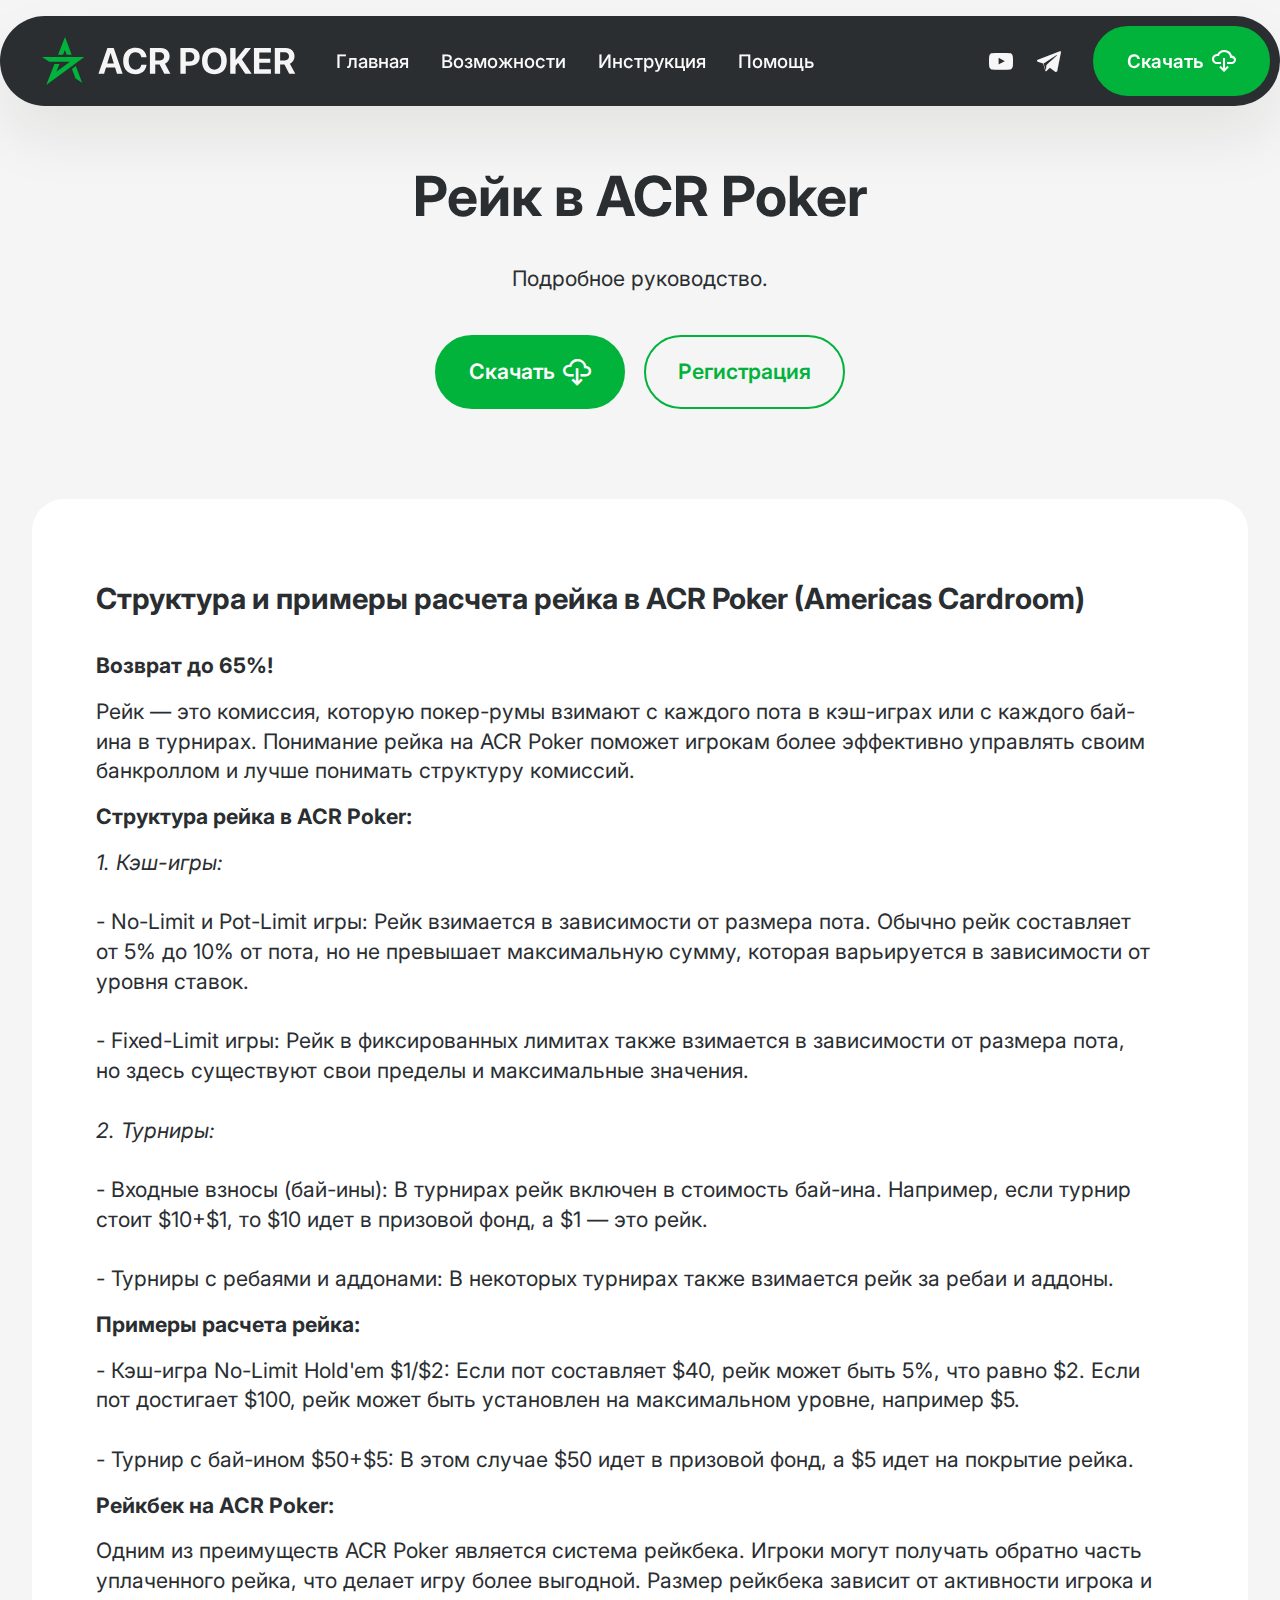
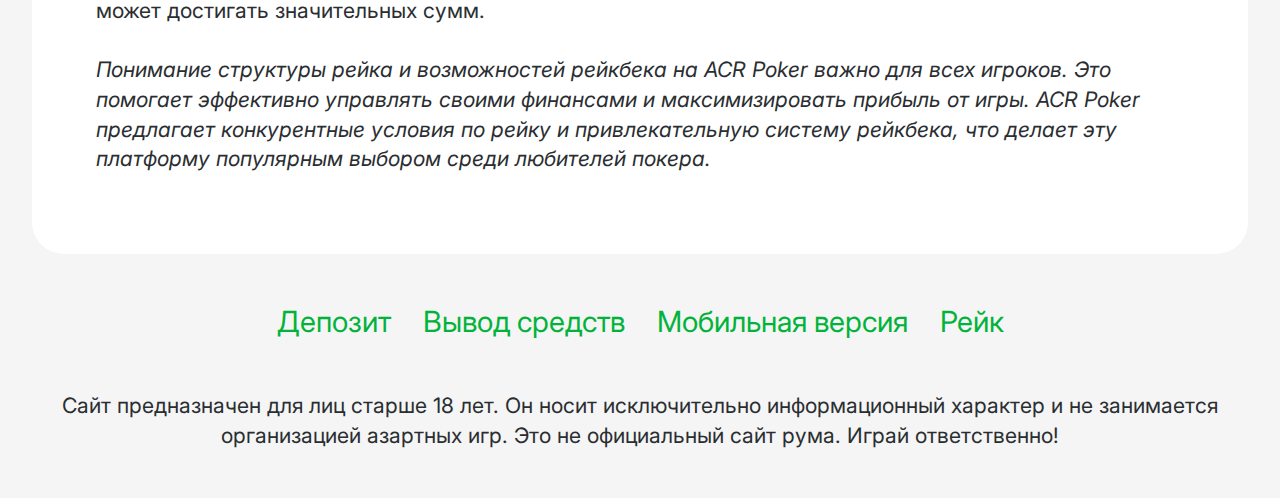
<file: rake.html>
<!DOCTYPE html>
<html  >
<head>

  <!-- Google tag (gtag.js) -->
<script async src="https://www.googletagmanager.com/gtag/js?id=G-G8D8VLW2B0"></script>
<script>
  window.dataLayer = window.dataLayer || [];
  function gtag(){dataLayer.push(arguments);}
  gtag('js', new Date());

  gtag('config', 'G-G8D8VLW2B0');
</script>
  
  <meta charset="UTF-8">
  <meta http-equiv="X-UA-Compatible" content="IE=edge">
  <meta name="generator" content="Mobirise v5.9.18, mobirise.com">
  <meta name="twitter:card" content="summary_large_image"/>
  <meta name="twitter:image:src" content="assets/images/rake-meta.png">
  <meta property="og:image" content="assets/images/rake-meta.png">
  <meta name="twitter:title" content="ACR Poker – Комиссии и рейкбек | Увеличение прибыли">
  <meta name="viewport" content="width=device-width, initial-scale=1, minimum-scale=1">
  <link rel="shortcut icon" href="assets/images/acrpoker-favicon-32-32.png" type="image/x-icon">
  <meta name="description" content="Узнай все о комиссиях и рейкбеке в ACR Poker (Americas Cardroom). Понимание структуры рейка поможет тебе эффективно управлять банкроллом и увеличить прибыль.">
  
  
  <title>ACR Poker – Комиссии и рейкбек | Увеличение прибыли</title>
  <link rel="stylesheet" href="assets/web/assets/mobirise-icons2/mobirise2.css">
  <link rel="stylesheet" href="assets/bootstrap/css/bootstrap.min.css">
  <link rel="stylesheet" href="assets/bootstrap/css/bootstrap-grid.min.css">
  <link rel="stylesheet" href="assets/bootstrap/css/bootstrap-reboot.min.css">
  <link rel="stylesheet" href="assets/dropdown/css/style.css">
  <link rel="stylesheet" href="assets/socicon/css/styles.css">
  <link rel="stylesheet" href="assets/theme/css/style.css">
  <link rel="preload" href="https://fonts.googleapis.com/css?family=Inter:100,200,300,400,500,600,700,800,900&display=swap" as="style" onload="this.onload=null;this.rel='stylesheet'">
  <noscript><link rel="stylesheet" href="https://fonts.googleapis.com/css?family=Inter:100,200,300,400,500,600,700,800,900&display=swap"></noscript>
  <link rel="preload" as="style" href="assets/mobirise/css/mbr-additional.css?v=Ib9EEB"><link rel="stylesheet" href="assets/mobirise/css/mbr-additional.css?v=Ib9EEB" type="text/css">

  <!-- Yandex.Metrika counter -->
<script type="text/javascript" >
  (function(m,e,t,r,i,k,a){m[i]=m[i]||function(){(m[i].a=m[i].a||[]).push(arguments)};
  m[i].l=1*new Date();
  for (var j = 0; j < document.scripts.length; j++) {if (document.scripts[j].src === r) { return; }}
  k=e.createElement(t),a=e.getElementsByTagName(t)[0],k.async=1,k.src=r,a.parentNode.insertBefore(k,a)})
  (window, document, "script", "https://mc.yandex.ru/metrika/tag.js", "ym");

  ym(93556373, "init", {
       clickmap:true,
       trackLinks:true,
       accurateTrackBounce:true,
       webvisor:true
  });
</script>
<noscript><div><img src="https://mc.yandex.ru/watch/93556373" style="position:absolute; left:-9999px;" alt="" /></div></noscript>
<!-- /Yandex.Metrika counter -->

  
</head>
<body>
  
  <section data-bs-version="5.1" class="menu menu1 cid-ueggNCZeu6" once="menu" id="menu01-2a">
	

	<nav class="navbar navbar-dropdown navbar-fixed-top navbar-expand-lg">
		<div class="container">
			<div class="navbar-brand">
				<span class="navbar-logo">
					<a href="/">
						<img src="assets/images/acrpoker-logo-site.svg" alt="Логотип онлайн покер-рума ACR Poker" style="height: 3rem;">
					</a>
				</span>
				
			</div>
			<button class="navbar-toggler" type="button" data-toggle="collapse" data-bs-toggle="collapse" data-target="#navbarSupportedContent" data-bs-target="#navbarSupportedContent" aria-controls="navbarNavAltMarkup" aria-expanded="false" aria-label="Toggle navigation">
				<div class="hamburger">
					<span></span>
					<span></span>
					<span></span>
					<span></span>
				</div>
			</button>
			<div class="collapse navbar-collapse" id="navbarSupportedContent">
				<ul class="navbar-nav nav-dropdown" data-app-modern-menu="true"><li class="nav-item">
						<a class="nav-link link text-white text-primary display-4" href="/">Главная</a>
					</li>
					<li class="nav-item">
						<a class="nav-link link text-white text-primary display-4" href="/overview" aria-expanded="false">Возможности</a>
					</li>
					<li class="nav-item">
						<a class="nav-link link text-white text-primary display-4" href="/install">Инструкция</a>
					</li><li class="nav-item"><a class="nav-link link text-white text-primary display-4" href="https://docs.hotpok.ru/" target="_blank">Помощь</a></li></ul>
				<div class="icons-menu">
					<a class="iconfont-wrapper" href="https://www.youtube.com/@acrpokerplay" target="_blank">
						<span class="p-2 mbr-iconfont socicon-youtube socicon" style="color: rgb(247, 247, 247); fill: rgb(247, 247, 247);"></span>
					</a>
					<a class="iconfont-wrapper" href="https://t.me/acrpokerchat" target="_blank">
						<span class="p-2 mbr-iconfont socicon-telegram socicon" style="color: rgb(247, 247, 247); fill: rgb(247, 247, 247);"></span>
					</a>
					
					
				</div>
				<div class="navbar-buttons mbr-section-btn"><a class="btn btn-primary display-4" href="https://go.wpnaffiliates.com/visit/?bta=236582&brand=americascardroom" target="_blank"><span class="mobi-mbri mobi-mbri-download-2 mbr-iconfont mbr-iconfont-btn"></span>Скачать</a></div>
			</div>
		</div>
	</nav>
</section>

<section data-bs-version="5.1" class="header13 cid-ueggNDPNXv" id="header13-2b">
  

  
  

  <div class="align-center container">
    <div class="row justify-content-center">
      <div class="col-md-12 mb-5 content-head">
        <h1 class="mbr-section-title mbr-fonts-style display-2"><strong>Рейк в ACR Poker</strong></h1>
        <p class="mbr-text mbr-fonts-style mt-4 display-7">Подробное руководство.</p>
        <div class="mbr-section-btn mt-4"><a class="btn btn-primary display-7" href="https://go.wpnaffiliates.com/visit/?bta=236582&brand=americascardroom" target="_blank"><span class="mobi-mbri mobi-mbri-download-2 mbr-iconfont mbr-iconfont-btn"></span>Скачать</a> <a class="btn btn-primary-outline display-7" href="https://go.wpnaffiliates.com/visit/?bta=236582&brand=americascardroom" target="_blank">Регистрация</a></div>
      </div>
    </div>

    <div class="row justify-content-center">
      
    </div>
  </div>
</section>

<section data-bs-version="5.1" class="article07 cid-ueggNEbuzT" id="article07-2c">
  

  
  
  <div class="container">
    <div class="row justify-content-center">
      <div class="card col-md-12 col-lg-12">
        <div class="card-wrapper">
          <h3 class="card-title mbr-fonts-style mbr-white mt-3 mb-4 display-5"><strong>Структура и примеры расчета рейка в ACR Poker (Americas Cardroom)</strong></h3>
          <div class="row card-box align-left">
            <div class="item features-without-image col-12">
              <div class="item-wrapper">
                <h4 class="mbr-section-subtitle mbr-fonts-style mb-3 display-7"><strong>Возврат до 65%!</strong></h4>
                <p class="mbr-text mbr-fonts-style display-7">Рейк — это комиссия, которую покер-румы взимают с каждого пота в кэш-играх или с каждого бай-ина в турнирах. Понимание рейка на ACR Poker поможет игрокам более эффективно управлять своим банкроллом и лучше понимать структуру комиссий.<br></p>
              </div>
            </div><div class="item features-without-image col-12">
              <div class="item-wrapper">
                <h4 class="mbr-section-subtitle mbr-fonts-style mb-3 display-7"><strong>Структура рейка в ACR Poker:</strong></h4>
                <p class="mbr-text mbr-fonts-style display-7"><em>1.&nbsp;Кэш-игры:</em><br><br>-&nbsp;No-Limit и Pot-Limit игры: Рейк взимается в зависимости от размера пота. Обычно рейк составляет от 5% до 10% от пота, но не превышает максимальную сумму, которая варьируется в зависимости от уровня ставок.<br><br>-&nbsp;Fixed-Limit игры: Рейк в фиксированных лимитах также взимается в зависимости от размера пота, но здесь существуют свои пределы и максимальные значения.<br><br><em>2.&nbsp;Турниры:</em><br><br>-&nbsp;Входные взносы (бай-ины): В турнирах рейк включен в стоимость бай-ина. Например, если турнир стоит $10+$1, то $10 идет в призовой фонд, а $1 — это рейк.<br><br>-&nbsp;Турниры с ребаями и аддонами: В некоторых турнирах также взимается рейк за ребаи и аддоны.<br></p>
              </div>
            </div><div class="item features-without-image col-12">
              <div class="item-wrapper">
                <h4 class="mbr-section-subtitle mbr-fonts-style mb-3 display-7"><strong>Примеры расчета рейка:</strong></h4>
                <p class="mbr-text mbr-fonts-style display-7">- Кэш-игра No-Limit Hold'em $1/$2: Если пот составляет $40, рейк может быть 5%, что равно $2. Если пот достигает $100, рейк может быть установлен на максимальном уровне, например $5.<br><br>-&nbsp;Турнир с бай-ином $50+$5: В этом случае $50 идет в призовой фонд, а $5 идет на покрытие рейка.</p>
              </div>
            </div><div class="item features-without-image col-12">
              <div class="item-wrapper">
                <h4 class="mbr-section-subtitle mbr-fonts-style mb-3 display-7"><strong>Рейкбек на ACR Poker:</strong></h4>
                <p class="mbr-text mbr-fonts-style display-7">Одним из преимуществ ACR Poker является система рейкбека. Игроки могут получать обратно часть уплаченного рейка, что делает игру более выгодной. Размер рейкбека зависит от активности игрока и может достигать значительных сумм.<br><br><em>Понимание структуры рейка и возможностей рейкбека на ACR Poker важно для всех игроков. Это помогает эффективно управлять своими финансами и максимизировать прибыль от игры. ACR Poker предлагает конкурентные условия по рейку и привлекательную систему рейкбека, что делает эту платформу популярным выбором среди любителей покера.</em><br></p>
              </div>
            </div>
            
            
            
          </div>
          
        </div>
      </div>
    </div>
  </div>
</section>

<section data-bs-version="5.1" class="footer3 cid-ueggNEsVHN" once="footers" id="footer03-2d">

        

    

    <div class="container">
        <div class="row">
            <div class="row-links">
                <ul class="header-menu">
                  
                  
                  
                  
                <li class="header-menu-item mbr-fonts-style display-5"><a href="/deposits" class="text-primary">Депозит</a></li><li class="header-menu-item mbr-fonts-style display-5"><a href="/withdraw" class="text-primary">Вывод средств</a></li><li class="header-menu-item mbr-fonts-style display-5"><a href="/android-apk" class="text-primary">Мобильная версия</a></li><li class="header-menu-item mbr-fonts-style display-5"><a href="/rake" class="text-primary">Рейк</a></li></ul>
              </div>

            
            <div class="col-12 mt-4">
                <p class="mbr-fonts-style copyright display-7">Сайт предназначен для лиц старше 18 лет. Он носит исключительно информационный характер и не занимается организацией азартных игр. Это не официальный сайт рума. Играй ответственно!</p>
            </div>
        </div>
    </div>
</section><section class="display-7" style="padding: 0;align-items: center;justify-content: center;flex-wrap: wrap;    align-content: center;display: flex;position: relative;height: 0rem;"><a href="https://mobiri.se/1725391" style="flex: 1 1;height: 0rem;position: absolute;width: 100%;z-index: 1;"><img alt="" style="height: 0rem;" src="[data-uri]"></a><p hidden style="margin: 0;text-align: center;" class="display-7">&#8204;</p><a hidden style="z-index:1" href="https://mobirise.com/offline-website-builder">Offline Website Software</a></section><script src="assets/bootstrap/js/bootstrap.bundle.min.js"></script>  <script src="assets/smoothscroll/smooth-scroll.js"></script>  <script src="assets/ytplayer/index.js"></script>  <script src="assets/dropdown/js/navbar-dropdown.js"></script>  <script src="assets/theme/js/script.js"></script>  
  
  
 <div id="scrollToTop" class="scrollToTop mbr-arrow-up"><a style="text-align: center;"><i class="mbr-arrow-up-icon mbr-arrow-up-icon-cm cm-icon cm-icon-smallarrow-up"></i></a></div>

 <!--<script async type="text/javascript" src="https://static.klaviyo.com/onsite/js/klaviyo.js?company_id=YqN7dD"></script>-->

  </body>
</html>
</file>
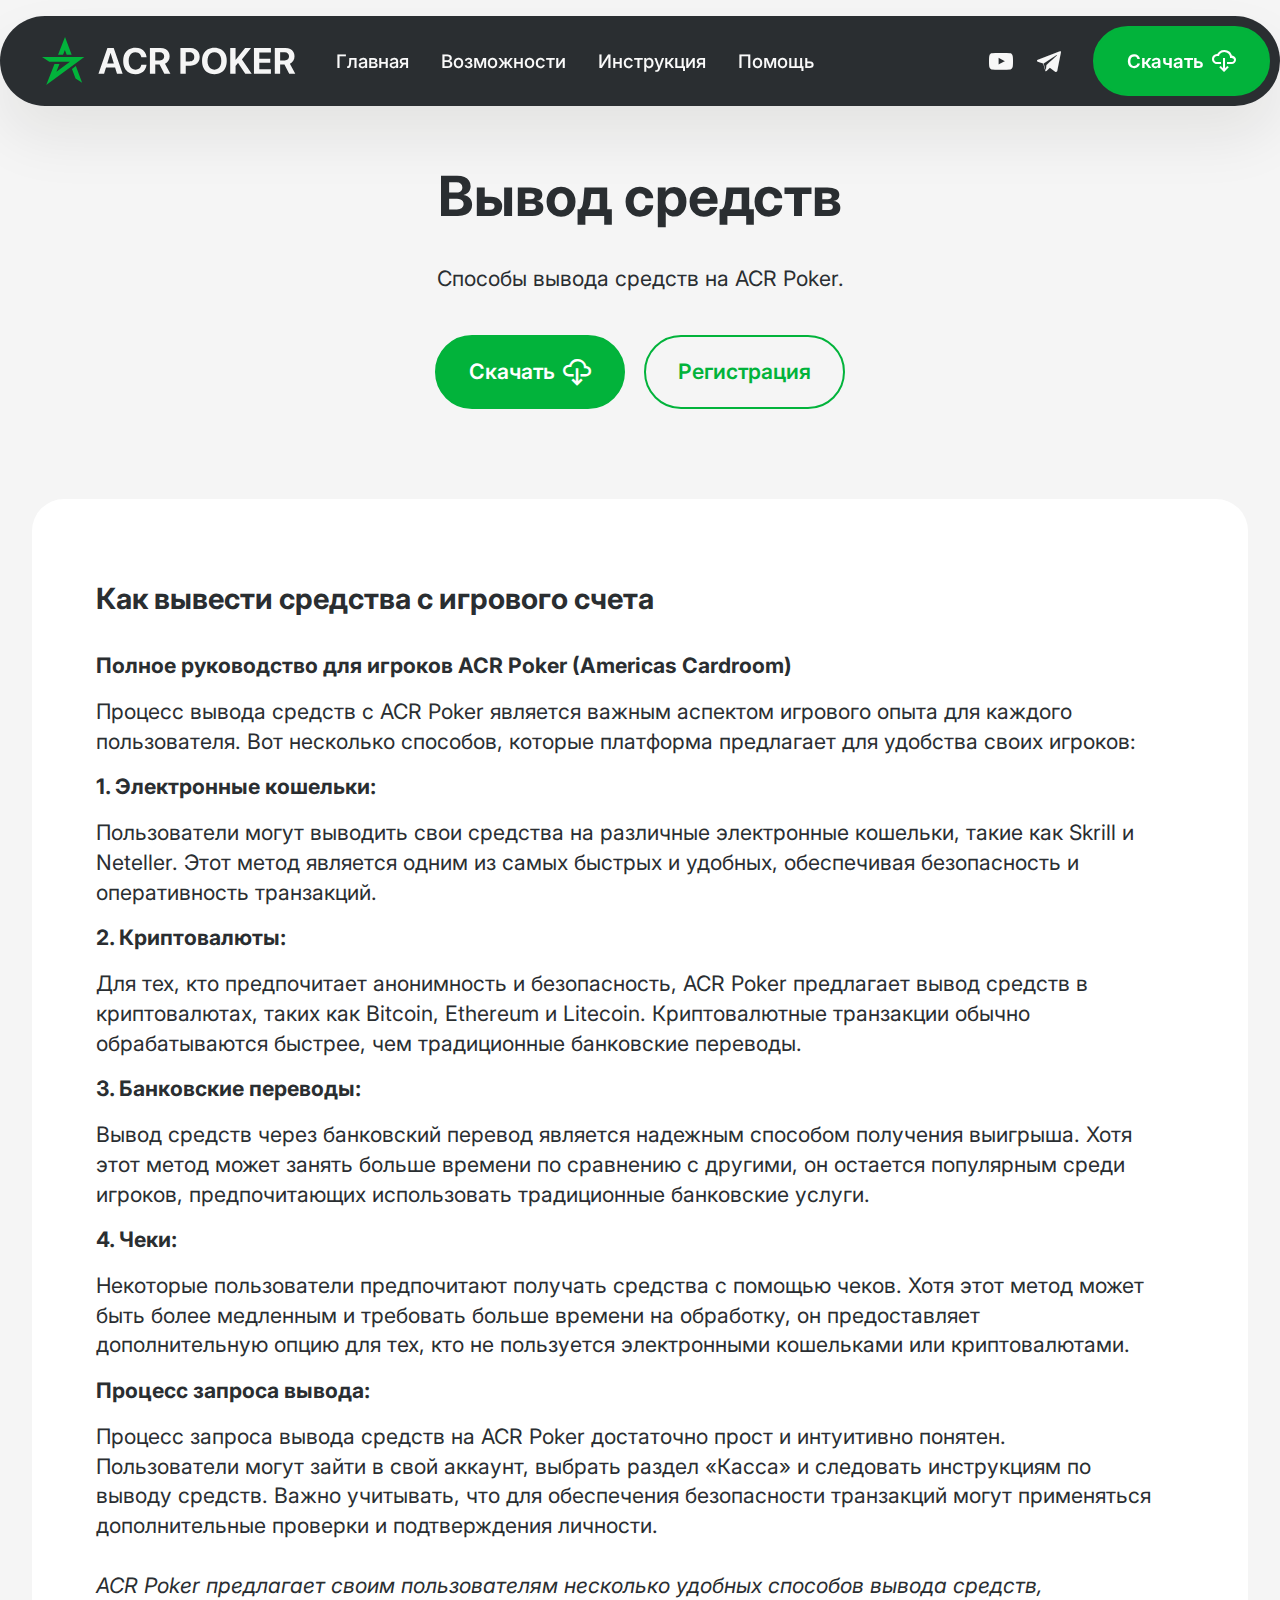
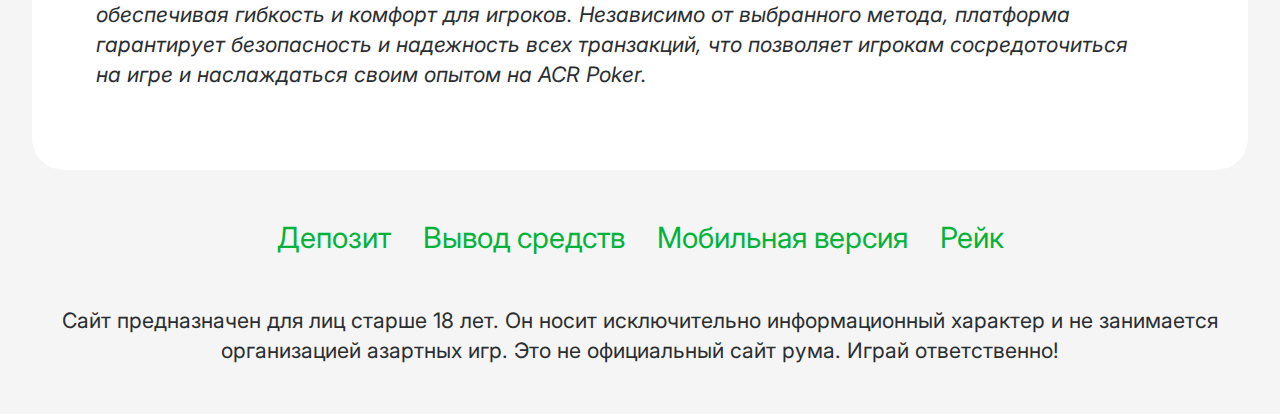
<file: withdraw.html>
<!DOCTYPE html>
<html  >
<head>

  <!-- Google tag (gtag.js) -->
<script async src="https://www.googletagmanager.com/gtag/js?id=G-G8D8VLW2B0"></script>
<script>
  window.dataLayer = window.dataLayer || [];
  function gtag(){dataLayer.push(arguments);}
  gtag('js', new Date());

  gtag('config', 'G-G8D8VLW2B0');
</script>
  
  <meta charset="UTF-8">
  <meta http-equiv="X-UA-Compatible" content="IE=edge">
  <meta name="generator" content="Mobirise v5.9.18, mobirise.com">
  <meta name="twitter:card" content="summary_large_image"/>
  <meta name="twitter:image:src" content="assets/images/withdraw-meta.png">
  <meta property="og:image" content="assets/images/withdraw-meta.png">
  <meta name="twitter:title" content="ACR Poker – Способы вывода | Безопасно и удобно">
  <meta name="viewport" content="width=device-width, initial-scale=1, minimum-scale=1">
  <link rel="shortcut icon" href="assets/images/acrpoker-favicon-32-32.png" type="image/x-icon">
  <meta name="description" content="Узнай о способах вывода средств на ACR Poker (Americas Cardroom). Наше руководство поможет тебе безопасно и удобно забрать выигрыш.">
  
  
  <title>ACR Poker – Способы вывода | Безопасно и удобно</title>
  <link rel="stylesheet" href="assets/web/assets/mobirise-icons2/mobirise2.css">
  <link rel="stylesheet" href="assets/bootstrap/css/bootstrap.min.css">
  <link rel="stylesheet" href="assets/bootstrap/css/bootstrap-grid.min.css">
  <link rel="stylesheet" href="assets/bootstrap/css/bootstrap-reboot.min.css">
  <link rel="stylesheet" href="assets/dropdown/css/style.css">
  <link rel="stylesheet" href="assets/socicon/css/styles.css">
  <link rel="stylesheet" href="assets/theme/css/style.css">
  <link rel="preload" href="https://fonts.googleapis.com/css?family=Inter:100,200,300,400,500,600,700,800,900&display=swap" as="style" onload="this.onload=null;this.rel='stylesheet'">
  <noscript><link rel="stylesheet" href="https://fonts.googleapis.com/css?family=Inter:100,200,300,400,500,600,700,800,900&display=swap"></noscript>
  <link rel="preload" as="style" href="assets/mobirise/css/mbr-additional.css?v=Vjl7KL"><link rel="stylesheet" href="assets/mobirise/css/mbr-additional.css?v=Vjl7KL" type="text/css">

  <!-- Yandex.Metrika counter -->
<script type="text/javascript" >
  (function(m,e,t,r,i,k,a){m[i]=m[i]||function(){(m[i].a=m[i].a||[]).push(arguments)};
  m[i].l=1*new Date();
  for (var j = 0; j < document.scripts.length; j++) {if (document.scripts[j].src === r) { return; }}
  k=e.createElement(t),a=e.getElementsByTagName(t)[0],k.async=1,k.src=r,a.parentNode.insertBefore(k,a)})
  (window, document, "script", "https://mc.yandex.ru/metrika/tag.js", "ym");

  ym(93556373, "init", {
       clickmap:true,
       trackLinks:true,
       accurateTrackBounce:true,
       webvisor:true
  });
</script>
<noscript><div><img src="https://mc.yandex.ru/watch/93556373" style="position:absolute; left:-9999px;" alt="" /></div></noscript>
<!-- /Yandex.Metrika counter -->

  
</head>
<body>
  
  <section data-bs-version="5.1" class="menu menu1 cid-ueccsgKtCP" once="menu" id="menu01-22">
	

	<nav class="navbar navbar-dropdown navbar-fixed-top navbar-expand-lg">
		<div class="container">
			<div class="navbar-brand">
				<span class="navbar-logo">
					<a href="/">
						<img src="assets/images/acrpoker-logo-site.svg" alt="Логотип онлайн покер-рума ACR Poker" style="height: 3rem;">
					</a>
				</span>
				
			</div>
			<button class="navbar-toggler" type="button" data-toggle="collapse" data-bs-toggle="collapse" data-target="#navbarSupportedContent" data-bs-target="#navbarSupportedContent" aria-controls="navbarNavAltMarkup" aria-expanded="false" aria-label="Toggle navigation">
				<div class="hamburger">
					<span></span>
					<span></span>
					<span></span>
					<span></span>
				</div>
			</button>
			<div class="collapse navbar-collapse" id="navbarSupportedContent">
				<ul class="navbar-nav nav-dropdown" data-app-modern-menu="true"><li class="nav-item">
						<a class="nav-link link text-white text-primary display-4" href="/">Главная</a>
					</li>
					<li class="nav-item">
						<a class="nav-link link text-white text-primary display-4" href="/overview" aria-expanded="false">Возможности</a>
					</li>
					<li class="nav-item">
						<a class="nav-link link text-white text-primary display-4" href="/install">Инструкция</a>
					</li><li class="nav-item"><a class="nav-link link text-white text-primary display-4" href="https://docs.hotpok.ru/" target="_blank">Помощь</a></li></ul>
				<div class="icons-menu">
					<a class="iconfont-wrapper" href="https://www.youtube.com/@acrpokerplay" target="_blank">
						<span class="p-2 mbr-iconfont socicon-youtube socicon" style="color: rgb(247, 247, 247); fill: rgb(247, 247, 247);"></span>
					</a>
					<a class="iconfont-wrapper" href="https://t.me/acrpokerchat" target="_blank">
						<span class="p-2 mbr-iconfont socicon-telegram socicon" style="color: rgb(247, 247, 247); fill: rgb(247, 247, 247);"></span>
					</a>
					
					
				</div>
				<div class="navbar-buttons mbr-section-btn"><a class="btn btn-primary display-4" href="https://go.wpnaffiliates.com/visit/?bta=236582&brand=americascardroom" target="_blank"><span class="mobi-mbri mobi-mbri-download-2 mbr-iconfont mbr-iconfont-btn"></span>Скачать</a></div>
			</div>
		</div>
	</nav>
</section>

<section data-bs-version="5.1" class="header13 cid-ueccshs2YR" id="header13-23">
  

  
  

  <div class="align-center container">
    <div class="row justify-content-center">
      <div class="col-md-12 mb-5 content-head">
        <h1 class="mbr-section-title mbr-fonts-style display-2"><strong>Вывод средств</strong></h1>
        <p class="mbr-text mbr-fonts-style mt-4 display-7">Способы вывода средств на ACR Poker.</p>
        <div class="mbr-section-btn mt-4"><a class="btn btn-primary display-7" href="https://go.wpnaffiliates.com/visit/?bta=236582&brand=americascardroom" target="_blank"><span class="mobi-mbri mobi-mbri-download-2 mbr-iconfont mbr-iconfont-btn"></span>Скачать</a> <a class="btn btn-primary-outline display-7" href="https://go.wpnaffiliates.com/visit/?bta=236582&brand=americascardroom" target="_blank">Регистрация</a></div>
      </div>
    </div>

    <div class="row justify-content-center">
      
    </div>
  </div>
</section>

<section data-bs-version="5.1" class="article07 cid-ueccshHKr0" id="article07-24">
  

  
  
  <div class="container">
    <div class="row justify-content-center">
      <div class="card col-md-12 col-lg-12">
        <div class="card-wrapper">
          <h3 class="card-title mbr-fonts-style mbr-white mt-3 mb-4 display-5"><strong>Как вывести средства с игрового счета</strong></h3>
          <div class="row card-box align-left">
            <div class="item features-without-image col-12">
              <div class="item-wrapper">
                <h4 class="mbr-section-subtitle mbr-fonts-style mb-3 display-7"><strong>Полное руководство для игроков ACR Poker (Americas Cardroom)</strong></h4>
                <p class="mbr-text mbr-fonts-style display-7">Процесс вывода средств с ACR Poker является важным аспектом игрового опыта для каждого пользователя. Вот несколько способов, которые платформа предлагает для удобства своих игроков:</p>
              </div>
            </div><div class="item features-without-image col-12">
              <div class="item-wrapper">
                <h4 class="mbr-section-subtitle mbr-fonts-style mb-3 display-7"><strong>1. Электронные кошельки:</strong></h4>
                <p class="mbr-text mbr-fonts-style display-7">Пользователи могут выводить свои средства на различные электронные кошельки, такие как Skrill и Neteller. Этот метод является одним из самых быстрых и удобных, обеспечивая безопасность и оперативность транзакций.</p>
              </div>
            </div><div class="item features-without-image col-12">
              <div class="item-wrapper">
                <h4 class="mbr-section-subtitle mbr-fonts-style mb-3 display-7"><strong>2. Криптовалюты:</strong></h4>
                <p class="mbr-text mbr-fonts-style display-7">Для тех, кто предпочитает анонимность и безопасность, ACR Poker предлагает вывод средств в криптовалютах, таких как Bitcoin, Ethereum и Litecoin. Криптовалютные транзакции обычно обрабатываются быстрее, чем традиционные банковские переводы.</p>
              </div>
            </div><div class="item features-without-image col-12">
              <div class="item-wrapper">
                <h4 class="mbr-section-subtitle mbr-fonts-style mb-3 display-7"><strong>3. Банковские переводы:</strong></h4>
                <p class="mbr-text mbr-fonts-style display-7">Вывод средств через банковский перевод является надежным способом получения выигрыша. Хотя этот метод может занять больше времени по сравнению с другими, он остается популярным среди игроков, предпочитающих использовать традиционные банковские услуги.</p>
              </div>
            </div><div class="item features-without-image col-12">
              <div class="item-wrapper">
                <h4 class="mbr-section-subtitle mbr-fonts-style mb-3 display-7"><strong>4. Чеки:</strong></h4>
                <p class="mbr-text mbr-fonts-style display-7">Некоторые пользователи предпочитают получать средства с помощью чеков. Хотя этот метод может быть более медленным и требовать больше времени на обработку, он предоставляет дополнительную опцию для тех, кто не пользуется электронными кошельками или криптовалютами.<br></p>
              </div>
            </div><div class="item features-without-image col-12">
              <div class="item-wrapper">
                <h4 class="mbr-section-subtitle mbr-fonts-style mb-3 display-7"><strong>Процесс запроса вывода:</strong></h4>
                <p class="mbr-text mbr-fonts-style display-7">Процесс запроса вывода средств на ACR Poker достаточно прост и интуитивно понятен. Пользователи могут зайти в свой аккаунт, выбрать раздел «Касса» и следовать инструкциям по выводу средств. Важно учитывать, что для обеспечения безопасности транзакций могут применяться дополнительные проверки и подтверждения личности.<br><br><em>ACR Poker предлагает своим пользователям несколько удобных способов вывода средств, обеспечивая гибкость и комфорт для игроков. Независимо от выбранного метода, платформа гарантирует безопасность и надежность всех транзакций, что позволяет игрокам сосредоточиться на игре и наслаждаться своим опытом на ACR Poker.</em><br></p>
              </div>
            </div>
            
            
            
          </div>
          
        </div>
      </div>
    </div>
  </div>
</section>

<section data-bs-version="5.1" class="footer3 cid-ueccshVpQQ" once="footers" id="footer03-25">

        

    

    <div class="container">
        <div class="row">
            <div class="row-links">
                <ul class="header-menu">
                  
                  
                  
                  
                <li class="header-menu-item mbr-fonts-style display-5"><a href="/deposits" class="text-primary">Депозит</a></li><li class="header-menu-item mbr-fonts-style display-5"><a href="/withdraw" class="text-primary">Вывод средств</a></li><li class="header-menu-item mbr-fonts-style display-5"><a href="/android-apk" class="text-primary">Мобильная версия</a></li><li class="header-menu-item mbr-fonts-style display-5"><a href="/rake" class="text-primary">Рейк</a></li></ul>
              </div>

            
            <div class="col-12 mt-4">
                <p class="mbr-fonts-style copyright display-7">Сайт предназначен для лиц старше 18 лет. Он носит исключительно информационный характер и не занимается организацией азартных игр. Это не официальный сайт рума. Играй ответственно!</p>
            </div>
        </div>
    </div>
</section><section class="display-7" style="padding: 0;align-items: center;justify-content: center;flex-wrap: wrap;    align-content: center;display: flex;position: relative;height: 0rem;"><a href="https://mobiri.se/1725391" style="flex: 1 1;height: 0rem;position: absolute;width: 100%;z-index: 1;"><img alt="" style="height: 0rem;" src="[data-uri]"></a><p hidden style="margin: 0;text-align: center;" class="display-7">&#8204;</p><a hidden style="z-index:1" href="https://mobirise.com/builder/ai-website-builder">Free AI Website Software</a></section><script src="assets/bootstrap/js/bootstrap.bundle.min.js"></script>  <script src="assets/smoothscroll/smooth-scroll.js"></script>  <script src="assets/ytplayer/index.js"></script>  <script src="assets/dropdown/js/navbar-dropdown.js"></script>  <script src="assets/theme/js/script.js"></script>  
  
  
 <div id="scrollToTop" class="scrollToTop mbr-arrow-up"><a style="text-align: center;"><i class="mbr-arrow-up-icon mbr-arrow-up-icon-cm cm-icon cm-icon-smallarrow-up"></i></a></div>

 <!--<script async type="text/javascript" src="https://static.klaviyo.com/onsite/js/klaviyo.js?company_id=YqN7dD"></script>-->

  </body>
</html>
</file>
<file: assets/web/assets/mobirise-icons2/mobirise2.css>
@font-face {
  font-family: 'Moririse2';
  font-display: swap;
  src:  url('mobirise2.eot?f2bix4');
  src:  url('mobirise2.eot?f2bix4#iefix') format('embedded-opentype'),
    url('mobirise2.ttf?f2bix4') format('truetype'),
    url('mobirise2.woff?f2bix4') format('woff'),
    url('mobirise2.svg?f2bix4#mobirise2') format('svg');
  font-weight: normal;
  font-style: normal;
}

[class^="mobi-"], [class*=" mobi-"] {
  /* use !important to prevent issues with browser extensions that change fonts */
  font-family: 'Moririse2' !important;
  speak: none;
  font-style: normal;
  font-weight: normal;
  font-variant: normal;
  text-transform: none;
  line-height: 1;

  /* Better Font Rendering =========== */
  -webkit-font-smoothing: antialiased;
  -moz-osx-font-smoothing: grayscale;
}

.mobi-mbri-add-submenu:before {
  content: "\e900";
}
.mobi-mbri-alert:before {
  content: "\e901";
}
.mobi-mbri-align-center:before {
  content: "\e902";
}
.mobi-mbri-align-justify:before {
  content: "\e903";
}
.mobi-mbri-align-left:before {
  content: "\e904";
}
.mobi-mbri-align-right:before {
  content: "\e905";
}
.mobi-mbri-android:before {
  content: "\e906";
}
.mobi-mbri-apple:before {
  content: "\e907";
}
.mobi-mbri-arrow-down:before {
  content: "\e908";
}
.mobi-mbri-arrow-next:before {
  content: "\e909";
}
.mobi-mbri-arrow-prev:before {
  content: "\e90a";
}
.mobi-mbri-arrow-up:before {
  content: "\e90b";
}
.mobi-mbri-bold:before {
  content: "\e90c";
}
.mobi-mbri-bookmark:before {
  content: "\e90d";
}
.mobi-mbri-bootstrap:before {
  content: "\e90e";
}
.mobi-mbri-briefcase:before {
  content: "\e90f";
}
.mobi-mbri-browse:before {
  content: "\e910";
}
.mobi-mbri-bulleted-list:before {
  content: "\e911";
}
.mobi-mbri-calendar:before {
  content: "\e912";
}
.mobi-mbri-camera:before {
  content: "\e913";
}
.mobi-mbri-cart-add:before {
  content: "\e914";
}
.mobi-mbri-cart-full:before {
  content: "\e915";
}
.mobi-mbri-cash:before {
  content: "\e916";
}
.mobi-mbri-change-style:before {
  content: "\e917";
}
.mobi-mbri-chat:before {
  content: "\e918";
}
.mobi-mbri-clock:before {
  content: "\e919";
}
.mobi-mbri-close:before {
  content: "\e91a";
}
.mobi-mbri-cloud:before {
  content: "\e91b";
}
.mobi-mbri-code:before {
  content: "\e91c";
}
.mobi-mbri-contact-form:before {
  content: "\e91d";
}
.mobi-mbri-credit-card:before {
  content: "\e91e";
}
.mobi-mbri-cursor-click:before {
  content: "\e91f";
}
.mobi-mbri-cust-feedback:before {
  content: "\e920";
}
.mobi-mbri-database:before {
  content: "\e921";
}
.mobi-mbri-delivery:before {
  content: "\e922";
}
.mobi-mbri-desktop:before {
  content: "\e923";
}
.mobi-mbri-devices:before {
  content: "\e924";
}
.mobi-mbri-down:before {
  content: "\e925";
}
.mobi-mbri-download-2:before {
  content: "\e926";
}
.mobi-mbri-download:before {
  content: "\e927";
}
.mobi-mbri-drag-n-drop-2:before {
  content: "\e928";
}
.mobi-mbri-drag-n-drop:before {
  content: "\e929";
}
.mobi-mbri-edit-2:before {
  content: "\e92a";
}
.mobi-mbri-edit:before {
  content: "\e92b";
}
.mobi-mbri-error:before {
  content: "\e92c";
}
.mobi-mbri-extension:before {
  content: "\e92d";
}
.mobi-mbri-features:before {
  content: "\e92e";
}
.mobi-mbri-file:before {
  content: "\e92f";
}
.mobi-mbri-flag:before {
  content: "\e930";
}
.mobi-mbri-folder:before {
  content: "\e931";
}
.mobi-mbri-gift:before {
  content: "\e932";
}
.mobi-mbri-github:before {
  content: "\e933";
}
.mobi-mbri-globe-2:before {
  content: "\e934";
}
.mobi-mbri-globe:before {
  content: "\e935";
}
.mobi-mbri-growing-chart:before {
  content: "\e936";
}
.mobi-mbri-hearth:before {
  content: "\e937";
}
.mobi-mbri-help:before {
  content: "\e938";
}
.mobi-mbri-home:before {
  content: "\e939";
}
.mobi-mbri-hot-cup:before {
  content: "\e93a";
}
.mobi-mbri-idea:before {
  content: "\e93b";
}
.mobi-mbri-image-gallery:before {
  content: "\e93c";
}
.mobi-mbri-image-slider:before {
  content: "\e93d";
}
.mobi-mbri-info:before {
  content: "\e93e";
}
.mobi-mbri-italic:before {
  content: "\e93f";
}
.mobi-mbri-key:before {
  content: "\e940";
}
.mobi-mbri-laptop:before {
  content: "\e941";
}
.mobi-mbri-layers:before {
  content: "\e942";
}
.mobi-mbri-left-right:before {
  content: "\e943";
}
.mobi-mbri-left:before {
  content: "\e944";
}
.mobi-mbri-letter:before {
  content: "\e945";
}
.mobi-mbri-like:before {
  content: "\e946";
}
.mobi-mbri-link:before {
  content: "\e947";
}
.mobi-mbri-lock:before {
  content: "\e948";
}
.mobi-mbri-login:before {
  content: "\e949";
}
.mobi-mbri-logout:before {
  content: "\e94a";
}
.mobi-mbri-magic-stick:before {
  content: "\e94b";
}
.mobi-mbri-map-pin:before {
  content: "\e94c";
}
.mobi-mbri-menu:before {
  content: "\e94d";
}
.mobi-mbri-mobile-2:before {
  content: "\e94e";
}
.mobi-mbri-mobile-horizontal:before {
  content: "\e94f";
}
.mobi-mbri-mobile:before {
  content: "\e950";
}
.mobi-mbri-mobirise:before {
  content: "\e951";
}
.mobi-mbri-more-horizontal:before {
  content: "\e952";
}
.mobi-mbri-more-vertical:before {
  content: "\e953";
}
.mobi-mbri-music:before {
  content: "\e954";
}
.mobi-mbri-new-file:before {
  content: "\e955";
}
.mobi-mbri-numbered-list:before {
  content: "\e956";
}
.mobi-mbri-opened-folder:before {
  content: "\e957";
}
.mobi-mbri-pages:before {
  content: "\e958";
}
.mobi-mbri-paper-plane:before {
  content: "\e959";
}
.mobi-mbri-paperclip:before {
  content: "\e95a";
}
.mobi-mbri-phone:before {
  content: "\e95b";
}
.mobi-mbri-photo:before {
  content: "\e95c";
}
.mobi-mbri-photos:before {
  content: "\e95d";
}
.mobi-mbri-pin:before {
  content: "\e95e";
}
.mobi-mbri-play:before {
  content: "\e95f";
}
.mobi-mbri-plus:before {
  content: "\e960";
}
.mobi-mbri-preview:before {
  content: "\e961";
}
.mobi-mbri-print:before {
  content: "\e962";
}
.mobi-mbri-protect:before {
  content: "\e963";
}
.mobi-mbri-question:before {
  content: "\e964";
}
.mobi-mbri-quote-left:before {
  content: "\e965";
}
.mobi-mbri-quote-right:before {
  content: "\e966";
}
.mobi-mbri-redo:before {
  content: "\e967";
}
.mobi-mbri-refresh:before {
  content: "\e968";
}
.mobi-mbri-responsive-2:before {
  content: "\e969";
}
.mobi-mbri-responsive:before {
  content: "\e96a";
}
.mobi-mbri-right:before {
  content: "\e96b";
}
.mobi-mbri-rocket:before {
  content: "\e96c";
}
.mobi-mbri-sad-face:before {
  content: "\e96d";
}
.mobi-mbri-sale:before {
  content: "\e96e";
}
.mobi-mbri-save:before {
  content: "\e96f";
}
.mobi-mbri-search:before {
  content: "\e970";
}
.mobi-mbri-setting-2:before {
  content: "\e971";
}
.mobi-mbri-setting-3:before {
  content: "\e972";
}
.mobi-mbri-setting:before {
  content: "\e973";
}
.mobi-mbri-share:before {
  content: "\e974";
}
.mobi-mbri-shopping-bag:before {
  content: "\e975";
}
.mobi-mbri-shopping-basket:before {
  content: "\e976";
}
.mobi-mbri-shopping-cart:before {
  content: "\e977";
}
.mobi-mbri-sites:before {
  content: "\e978";
}
.mobi-mbri-smile-face:before {
  content: "\e979";
}
.mobi-mbri-speed:before {
  content: "\e97a";
}
.mobi-mbri-star:before {
  content: "\e97b";
}
.mobi-mbri-success:before {
  content: "\e97c";
}
.mobi-mbri-sun:before {
  content: "\e97d";
}
.mobi-mbri-sun2:before {
  content: "\e97e";
}
.mobi-mbri-tablet-vertical:before {
  content: "\e97f";
}
.mobi-mbri-tablet:before {
  content: "\e980";
}
.mobi-mbri-target:before {
  content: "\e981";
}
.mobi-mbri-timer:before {
  content: "\e982";
}
.mobi-mbri-to-ftp:before {
  content: "\e983";
}
.mobi-mbri-to-local-drive:before {
  content: "\e984";
}
.mobi-mbri-touch-swipe:before {
  content: "\e985";
}
.mobi-mbri-touch:before {
  content: "\e986";
}
.mobi-mbri-trash:before {
  content: "\e987";
}
.mobi-mbri-underline:before {
  content: "\e988";
}
.mobi-mbri-undo:before {
  content: "\e989";
}
.mobi-mbri-unlink:before {
  content: "\e98a";
}
.mobi-mbri-unlock:before {
  content: "\e98b";
}
.mobi-mbri-up-down:before {
  content: "\e98c";
}
.mobi-mbri-up:before {
  content: "\e98d";
}
.mobi-mbri-update:before {
  content: "\e98e";
}
.mobi-mbri-upload-2:before {
  content: "\e98f";
}
.mobi-mbri-upload:before {
  content: "\e990";
}
.mobi-mbri-user-2:before {
  content: "\e991";
}
.mobi-mbri-user:before {
  content: "\e992";
}
.mobi-mbri-users:before {
  content: "\e993";
}
.mobi-mbri-video-play:before {
  content: "\e994";
}
.mobi-mbri-video:before {
  content: "\e995";
}
.mobi-mbri-watch:before {
  content: "\e996";
}
.mobi-mbri-website-theme-2:before {
  content: "\e997";
}
.mobi-mbri-website-theme:before {
  content: "\e998";
}
.mobi-mbri-wifi:before {
  content: "\e999";
}
.mobi-mbri-windows:before {
  content: "\e99a";
}
.mobi-mbri-zoom-in:before {
  content: "\e99b";
}
.mobi-mbri-zoom-out:before {
  content: "\e99c";
}
</file>
<file: assets/dropdown/css/style.css>
.navbar-dropdown {
  left: 0;
  padding: 0;
  position: absolute;
  right: 0;
  top: 0;
  transition: all 0.45s ease;
  z-index: 1030;
  background: #282828; }
  .navbar-dropdown .navbar-logo {
    margin-right: 0.8rem;
    transition: margin 0.3s ease-in-out;
    vertical-align: middle; }
    .navbar-dropdown .navbar-logo img {
      height: 3.125rem;
      transition: all 0.3s ease-in-out; }
    .navbar-dropdown .navbar-logo.mbr-iconfont {
      font-size: 3.125rem;
      line-height: 3.125rem; }
  .navbar-dropdown .navbar-caption {
    font-weight: 700;
    white-space: normal;
    vertical-align: -4px;
    line-height: 3.125rem !important; }
    .navbar-dropdown .navbar-caption, .navbar-dropdown .navbar-caption:hover {
      color: inherit;
      text-decoration: none; }
  .navbar-dropdown .mbr-iconfont + .navbar-caption {
    vertical-align: -1px; }
  .navbar-dropdown.navbar-fixed-top {
    position: fixed; }
  .navbar-dropdown .navbar-brand span {
    vertical-align: -4px; }
  .navbar-dropdown.bg-color.transparent {
    background: none; }
  .navbar-dropdown.navbar-short .navbar-brand {
    padding: 0.625rem 0; }
    .navbar-dropdown.navbar-short .navbar-brand span {
      vertical-align: -1px; }
  .navbar-dropdown.navbar-short .navbar-caption {
    line-height: 2.375rem !important;
    vertical-align: -2px; }
  .navbar-dropdown.navbar-short .navbar-logo {
    margin-right: 0.5rem; }
    .navbar-dropdown.navbar-short .navbar-logo img {
      height: 2.375rem; }
    .navbar-dropdown.navbar-short .navbar-logo.mbr-iconfont {
      font-size: 2.375rem;
      line-height: 2.375rem; }
  .navbar-dropdown.navbar-short .mbr-table-cell {
    height: 3.625rem; }
  .navbar-dropdown .navbar-close {
    left: 0.6875rem;
    position: fixed;
    top: 0.75rem;
    z-index: 1000; }
  .navbar-dropdown .hamburger-icon {
    content: "";
    display: inline-block;
    vertical-align: middle;
    width: 16px;
    -webkit-box-shadow: 0 -6px 0 1px #282828,0 0 0 1px #282828,0 6px 0 1px #282828;
    -moz-box-shadow: 0 -6px 0 1px #282828,0 0 0 1px #282828,0 6px 0 1px #282828;
    box-shadow: 0 -6px 0 1px #282828,0 0 0 1px #282828,0 6px 0 1px #282828; }

.dropdown-menu .dropdown-toggle[data-toggle="dropdown-submenu"]::after {
  border-bottom: 0.35em solid transparent;
  border-left: 0.35em solid;
  border-right: 0;
  border-top: 0.35em solid transparent;
  margin-left: 0.3rem; }

.dropdown-menu .dropdown-item:focus {
  outline: 0; }

.nav-dropdown {
  font-size: 0.75rem;
  font-weight: 500;
  height: auto !important; }
  .nav-dropdown .nav-btn {
    padding-left: 1rem; }
  .nav-dropdown .link {
    margin: .667em 1.667em;
    font-weight: 500;
    padding: 0;
    transition: color .2s ease-in-out; }
    .nav-dropdown .link.dropdown-toggle {
      margin-right: 2.583em; }
      .nav-dropdown .link.dropdown-toggle::after {
        margin-left: .25rem;
        border-top: 0.35em solid;
        border-right: 0.35em solid transparent;
        border-left: 0.35em solid transparent;
        border-bottom: 0; }
      .nav-dropdown .link.dropdown-toggle[aria-expanded="true"] {
        margin: 0;
        padding: 0.667em 3.263em  0.667em 1.667em; }
  .nav-dropdown .link::after,
  .nav-dropdown .dropdown-item::after {
    color: inherit; }
  .nav-dropdown .btn {
    font-size: 0.75rem;
    font-weight: 700;
    letter-spacing: 0;
    margin-bottom: 0;
    padding-left: 1.25rem;
    padding-right: 1.25rem; }
  .nav-dropdown .dropdown-menu {
    border-radius: 0;
    border: 0;
    left: 0;
    margin: 0;
    padding-bottom: 1.25rem;
    padding-top: 1.25rem;
    position: relative; }
  .nav-dropdown .dropdown-submenu {
    margin-left: 0.125rem;
    top: 0; }
  .nav-dropdown .dropdown-item {
    font-weight: 500;
    line-height: 2;
    padding: 0.3846em 4.615em 0.3846em 1.5385em;
    position: relative;
    transition: color .2s ease-in-out, background-color .2s ease-in-out; }
    .nav-dropdown .dropdown-item::after {
      margin-top: -0.3077em;
      position: absolute;
      right: 1.1538em;
      top: 50%; }
    .nav-dropdown .dropdown-item:focus, .nav-dropdown .dropdown-item:hover {
      background: none; }

@media (max-width: 767px) {
  .nav-dropdown.navbar-toggleable-sm {
    bottom: 0;
    display: none;
    left: 0;
    overflow-x: hidden;
    position: fixed;
    top: 0;
    transform: translateX(-100%);
    -ms-transform: translateX(-100%);
    -webkit-transform: translateX(-100%);
    width: 18.75rem;
    z-index: 999; } }
.nav-dropdown.navbar-toggleable-xl {
  bottom: 0;
  display: none;
  left: 0;
  overflow-x: hidden;
  position: fixed;
  top: 0;
  transform: translateX(-100%);
  -ms-transform: translateX(-100%);
  -webkit-transform: translateX(-100%);
  width: 18.75rem;
  z-index: 999; }

.nav-dropdown-sm {
  display: block !important;
  overflow-x: hidden;
  overflow: auto;
  padding-top: 3.875rem; }
  .nav-dropdown-sm::after {
    content: "";
    display: block;
    height: 3rem;
    width: 100%; }
  .nav-dropdown-sm.collapse.in ~ .navbar-close {
    display: block !important; }
  .nav-dropdown-sm.collapsing, .nav-dropdown-sm.collapse.in {
    transform: translateX(0);
    -ms-transform: translateX(0);
    -webkit-transform: translateX(0);
    transition: all 0.25s ease-out;
    -webkit-transition: all 0.25s ease-out;
    background: #282828; }
  .nav-dropdown-sm.collapsing[aria-expanded="false"] {
    transform: translateX(-100%);
    -ms-transform: translateX(-100%);
    -webkit-transform: translateX(-100%); }
  .nav-dropdown-sm .nav-item {
    display: block;
    margin-left: 0 !important;
    padding-left: 0; }
  .nav-dropdown-sm .link,
  .nav-dropdown-sm .dropdown-item {
    border-top: 1px dotted rgba(255, 255, 255, 0.1);
    font-size: 0.8125rem;
    line-height: 1.6;
    margin: 0 !important;
    padding: 0.875rem 2.4rem 0.875rem 1.5625rem !important;
    position: relative;
    white-space: normal; }
    .nav-dropdown-sm .link:focus, .nav-dropdown-sm .link:hover,
    .nav-dropdown-sm .dropdown-item:focus,
    .nav-dropdown-sm .dropdown-item:hover {
      background: rgba(0, 0, 0, 0.2) !important;
      color: #c0a375; }
  .nav-dropdown-sm .nav-btn {
    position: relative;
    padding: 1.5625rem 1.5625rem 0 1.5625rem; }
    .nav-dropdown-sm .nav-btn::before {
      border-top: 1px dotted rgba(255, 255, 255, 0.1);
      content: "";
      left: 0;
      position: absolute;
      top: 0;
      width: 100%; }
    .nav-dropdown-sm .nav-btn + .nav-btn {
      padding-top: 0.625rem; }
      .nav-dropdown-sm .nav-btn + .nav-btn::before {
        display: none; }
  .nav-dropdown-sm .btn {
    padding: 0.625rem 0; }
  .nav-dropdown-sm .dropdown-toggle[data-toggle="dropdown-submenu"]::after {
    margin-left: .25rem;
    border-top: 0.35em solid;
    border-right: 0.35em solid transparent;
    border-left: 0.35em solid transparent;
    border-bottom: 0; }
  .nav-dropdown-sm .dropdown-toggle[data-toggle="dropdown-submenu"][aria-expanded="true"]::after {
    border-top: 0;
    border-right: 0.35em solid transparent;
    border-left: 0.35em solid transparent;
    border-bottom: 0.35em solid; }
  .nav-dropdown-sm .dropdown-menu {
    margin: 0;
    padding: 0;
    position: relative;
    top: 0;
    left: 0;
    width: 100%;
    border: 0;
    float: none;
    border-radius: 0;
    background: none; }
  .nav-dropdown-sm .dropdown-submenu {
    left: 100%;
    margin-left: 0.125rem;
    margin-top: -1.25rem;
    top: 0; }

.navbar-toggleable-sm .nav-dropdown .dropdown-menu {
  position: absolute; }

.navbar-toggleable-sm .nav-dropdown .dropdown-submenu {
  left: 100%;
  margin-left: 0.125rem;
  margin-top: -1.25rem;
  top: 0; }

.navbar-toggleable-sm.opened .nav-dropdown .dropdown-menu {
  position: relative; }

.navbar-toggleable-sm.opened .nav-dropdown .dropdown-submenu {
  left: 0;
  margin-left: 00rem;
  margin-top: 0rem;
  top: 0; }

.is-builder .nav-dropdown.collapsing {
  transition: none !important; }
</file>
<file: assets/socicon/css/styles.css>
@charset "UTF-8";

@font-face {
  font-family: 'Socicon';
  src:  url('../fonts/socicon.eot');
  src:  url('../fonts/socicon.eot?#iefix') format('embedded-opentype'),
    url('../fonts/socicon.woff2') format('woff2'),
    url('../fonts/socicon.ttf') format('truetype'),
    url('../fonts/socicon.woff') format('woff'),
    url('../fonts/socicon.svg#socicon') format('svg');
  font-weight: normal;
  font-style: normal;
  font-display: swap;
}

[data-icon]:before {
  font-family: "socicon" !important;
  content: attr(data-icon);
  font-style: normal !important;
  font-weight: normal !important;
  font-variant: normal !important;
  text-transform: none !important;
  speak: none;
  line-height: 1;
  -webkit-font-smoothing: antialiased;
  -moz-osx-font-smoothing: grayscale;
}

[class^="socicon-"], [class*=" socicon-"] {
  /* use !important to prevent issues with browser extensions that change fonts */
  font-family: 'Socicon' !important;
  speak: none;
  font-style: normal;
  font-weight: normal;
  font-variant: normal;
  text-transform: none;
  line-height: 1;

  /* Better Font Rendering =========== */
  -webkit-font-smoothing: antialiased;
  -moz-osx-font-smoothing: grayscale;
}

.socicon-500px:before {
  content: "\e000";
}
.socicon-8tracks:before {
  content: "\e001";
}
.socicon-airbnb:before {
  content: "\e002";
}
.socicon-alliance:before {
  content: "\e003";
}
.socicon-amazon:before {
  content: "\e004";
}
.socicon-amplement:before {
  content: "\e005";
}
.socicon-android:before {
  content: "\e006";
}
.socicon-angellist:before {
  content: "\e007";
}
.socicon-apple:before {
  content: "\e008";
}
.socicon-appnet:before {
  content: "\e009";
}
.socicon-baidu:before {
  content: "\e00a";
}
.socicon-bandcamp:before {
  content: "\e00b";
}
.socicon-battlenet:before {
  content: "\e00c";
}
.socicon-mixer:before {
  content: "\e00d";
}
.socicon-bebee:before {
  content: "\e00e";
}
.socicon-bebo:before {
  content: "\e00f";
}
.socicon-behance:before {
  content: "\e010";
}
.socicon-blizzard:before {
  content: "\e011";
}
.socicon-blogger:before {
  content: "\e012";
}
.socicon-buffer:before {
  content: "\e013";
}
.socicon-chrome:before {
  content: "\e014";
}
.socicon-coderwall:before {
  content: "\e015";
}
.socicon-curse:before {
  content: "\e016";
}
.socicon-dailymotion:before {
  content: "\e017";
}
.socicon-deezer:before {
  content: "\e018";
}
.socicon-delicious:before {
  content: "\e019";
}
.socicon-deviantart:before {
  content: "\e01a";
}
.socicon-diablo:before {
  content: "\e01b";
}
.socicon-digg:before {
  content: "\e01c";
}
.socicon-discord:before {
  content: "\e01d";
}
.socicon-disqus:before {
  content: "\e01e";
}
.socicon-douban:before {
  content: "\e01f";
}
.socicon-draugiem:before {
  content: "\e020";
}
.socicon-dribbble:before {
  content: "\e021";
}
.socicon-drupal:before {
  content: "\e022";
}
.socicon-ebay:before {
  content: "\e023";
}
.socicon-ello:before {
  content: "\e024";
}
.socicon-endomodo:before {
  content: "\e025";
}
.socicon-envato:before {
  content: "\e026";
}
.socicon-etsy:before {
  content: "\e027";
}
.socicon-facebook:before {
  content: "\e028";
}
.socicon-feedburner:before {
  content: "\e029";
}
.socicon-filmweb:before {
  content: "\e02a";
}
.socicon-firefox:before {
  content: "\e02b";
}
.socicon-flattr:before {
  content: "\e02c";
}
.socicon-flickr:before {
  content: "\e02d";
}
.socicon-formulr:before {
  content: "\e02e";
}
.socicon-forrst:before {
  content: "\e02f";
}
.socicon-foursquare:before {
  content: "\e030";
}
.socicon-friendfeed:before {
  content: "\e031";
}
.socicon-github:before {
  content: "\e032";
}
.socicon-goodreads:before {
  content: "\e033";
}
.socicon-google:before {
  content: "\e034";
}
.socicon-googlescholar:before {
  content: "\e035";
}
.socicon-googlegroups:before {
  content: "\e036";
}
.socicon-googlephotos:before {
  content: "\e037";
}
.socicon-googleplus:before {
  content: "\e038";
}
.socicon-grooveshark:before {
  content: "\e039";
}
.socicon-hackerrank:before {
  content: "\e03a";
}
.socicon-hearthstone:before {
  content: "\e03b";
}
.socicon-hellocoton:before {
  content: "\e03c";
}
.socicon-heroes:before {
  content: "\e03d";
}
.socicon-smashcast:before {
  content: "\e03e";
}
.socicon-horde:before {
  content: "\e03f";
}
.socicon-houzz:before {
  content: "\e040";
}
.socicon-icq:before {
  content: "\e041";
}
.socicon-identica:before {
  content: "\e042";
}
.socicon-imdb:before {
  content: "\e043";
}
.socicon-instagram:before {
  content: "\e044";
}
.socicon-issuu:before {
  content: "\e045";
}
.socicon-istock:before {
  content: "\e046";
}
.socicon-itunes:before {
  content: "\e047";
}
.socicon-keybase:before {
  content: "\e048";
}
.socicon-lanyrd:before {
  content: "\e049";
}
.socicon-lastfm:before {
  content: "\e04a";
}
.socicon-line:before {
  content: "\e04b";
}
.socicon-linkedin:before {
  content: "\e04c";
}
.socicon-livejournal:before {
  content: "\e04d";
}
.socicon-lyft:before {
  content: "\e04e";
}
.socicon-macos:before {
  content: "\e04f";
}
.socicon-mail:before {
  content: "\e050";
}
.socicon-medium:before {
  content: "\e051";
}
.socicon-meetup:before {
  content: "\e052";
}
.socicon-mixcloud:before {
  content: "\e053";
}
.socicon-modelmayhem:before {
  content: "\e054";
}
.socicon-mumble:before {
  content: "\e055";
}
.socicon-myspace:before {
  content: "\e056";
}
.socicon-newsvine:before {
  content: "\e057";
}
.socicon-nintendo:before {
  content: "\e058";
}
.socicon-npm:before {
  content: "\e059";
}
.socicon-odnoklassniki:before {
  content: "\e05a";
}
.socicon-openid:before {
  content: "\e05b";
}
.socicon-opera:before {
  content: "\e05c";
}
.socicon-outlook:before {
  content: "\e05d";
}
.socicon-overwatch:before {
  content: "\e05e";
}
.socicon-patreon:before {
  content: "\e05f";
}
.socicon-paypal:before {
  content: "\e060";
}
.socicon-periscope:before {
  content: "\e061";
}
.socicon-persona:before {
  content: "\e062";
}
.socicon-pinterest:before {
  content: "\e063";
}
.socicon-play:before {
  content: "\e064";
}
.socicon-player:before {
  content: "\e065";
}
.socicon-playstation:before {
  content: "\e066";
}
.socicon-pocket:before {
  content: "\e067";
}
.socicon-qq:before {
  content: "\e068";
}
.socicon-quora:before {
  content: "\e069";
}
.socicon-raidcall:before {
  content: "\e06a";
}
.socicon-ravelry:before {
  content: "\e06b";
}
.socicon-reddit:before {
  content: "\e06c";
}
.socicon-renren:before {
  content: "\e06d";
}
.socicon-researchgate:before {
  content: "\e06e";
}
.socicon-residentadvisor:before {
  content: "\e06f";
}
.socicon-reverbnation:before {
  content: "\e070";
}
.socicon-rss:before {
  content: "\e071";
}
.socicon-sharethis:before {
  content: "\e072";
}
.socicon-skype:before {
  content: "\e073";
}
.socicon-slideshare:before {
  content: "\e074";
}
.socicon-smugmug:before {
  content: "\e075";
}
.socicon-snapchat:before {
  content: "\e076";
}
.socicon-songkick:before {
  content: "\e077";
}
.socicon-soundcloud:before {
  content: "\e078";
}
.socicon-spotify:before {
  content: "\e079";
}
.socicon-stackexchange:before {
  content: "\e07a";
}
.socicon-stackoverflow:before {
  content: "\e07b";
}
.socicon-starcraft:before {
  content: "\e07c";
}
.socicon-stayfriends:before {
  content: "\e07d";
}
.socicon-steam:before {
  content: "\e07e";
}
.socicon-storehouse:before {
  content: "\e07f";
}
.socicon-strava:before {
  content: "\e080";
}
.socicon-streamjar:before {
  content: "\e081";
}
.socicon-stumbleupon:before {
  content: "\e082";
}
.socicon-swarm:before {
  content: "\e083";
}
.socicon-teamspeak:before {
  content: "\e084";
}
.socicon-teamviewer:before {
  content: "\e085";
}
.socicon-technorati:before {
  content: "\e086";
}
.socicon-telegram:before {
  content: "\e087";
}
.socicon-tripadvisor:before {
  content: "\e088";
}
.socicon-tripit:before {
  content: "\e089";
}
.socicon-triplej:before {
  content: "\e08a";
}
.socicon-tumblr:before {
  content: "\e08b";
}
.socicon-twitch:before {
  content: "\e08c";
}
.socicon-twitter:before {
  content: "\e08d";
}
.socicon-uber:before {
  content: "\e08e";
}
.socicon-ventrilo:before {
  content: "\e08f";
}
.socicon-viadeo:before {
  content: "\e090";
}
.socicon-viber:before {
  content: "\e091";
}
.socicon-viewbug:before {
  content: "\e092";
}
.socicon-vimeo:before {
  content: "\e093";
}
.socicon-vine:before {
  content: "\e094";
}
.socicon-vkontakte:before {
  content: "\e095";
}
.socicon-warcraft:before {
  content: "\e096";
}
.socicon-wechat:before {
  content: "\e097";
}
.socicon-weibo:before {
  content: "\e098";
}
.socicon-whatsapp:before {
  content: "\e099";
}
.socicon-wikipedia:before {
  content: "\e09a";
}
.socicon-windows:before {
  content: "\e09b";
}
.socicon-wordpress:before {
  content: "\e09c";
}
.socicon-wykop:before {
  content: "\e09d";
}
.socicon-xbox:before {
  content: "\e09e";
}
.socicon-xing:before {
  content: "\e09f";
}
.socicon-yahoo:before {
  content: "\e0a0";
}
.socicon-yammer:before {
  content: "\e0a1";
}
.socicon-yandex:before {
  content: "\e0a2";
}
.socicon-yelp:before {
  content: "\e0a3";
}
.socicon-younow:before {
  content: "\e0a4";
}
.socicon-youtube:before {
  content: "\e0a5";
}
.socicon-zapier:before {
  content: "\e0a6";
}
.socicon-zerply:before {
  content: "\e0a7";
}
.socicon-zomato:before {
  content: "\e0a8";
}
.socicon-zynga:before {
  content: "\e0a9";
}
.socicon-spreadshirt:before {
  content: "\e901";
}
.socicon-gamejolt:before {
  content: "\e902";
}
.socicon-trello:before {
  content: "\e903";
}
.socicon-tunein:before {
  content: "\e904";
}
.socicon-bloglovin:before {
  content: "\e905";
}
.socicon-gamewisp:before {
  content: "\e906";
}
.socicon-messenger:before {
  content: "\e907";
}
.socicon-pandora:before {
  content: "\e908";
}
.socicon-augment:before {
  content: "\e909";
}
.socicon-bitbucket:before {
  content: "\e90a";
}
.socicon-fyuse:before {
  content: "\e90b";
}
.socicon-yt-gaming:before {
  content: "\e90c";
}
.socicon-sketchfab:before {
  content: "\e90d";
}
.socicon-mobcrush:before {
  content: "\e90e";
}
.socicon-microsoft:before {
  content: "\e90f";
}
.socicon-realtor:before {
  content: "\e910";
}
.socicon-tidal:before {
  content: "\e911";
}
.socicon-qobuz:before {
  content: "\e912";
}
.socicon-natgeo:before {
  content: "\e913";
}
.socicon-mastodon:before {
  content: "\e914";
}
.socicon-unsplash:before {
  content: "\e915";
}
.socicon-homeadvisor:before {
  content: "\e916";
}
.socicon-angieslist:before {
  content: "\e917";
}
.socicon-codepen:before {
  content: "\e918";
}
.socicon-slack:before {
  content: "\e919";
}
.socicon-openaigym:before {
  content: "\e91a";
}
.socicon-logmein:before {
  content: "\e91b";
}
.socicon-fiverr:before {
  content: "\e91c";
}
.socicon-gotomeeting:before {
  content: "\e91d";
}
.socicon-aliexpress:before {
  content: "\e91e";
}
.socicon-guru:before {
  content: "\e91f";
}
.socicon-appstore:before {
  content: "\e920";
}
.socicon-homes:before {
  content: "\e921";
}
.socicon-zoom:before {
  content: "\e922";
}
.socicon-alibaba:before {
  content: "\e923";
}
.socicon-craigslist:before {
  content: "\e924";
}
.socicon-wix:before {
  content: "\e925";
}
.socicon-redfin:before {
  content: "\e926";
}
.socicon-googlecalendar:before {
  content: "\e927";
}
.socicon-shopify:before {
  content: "\e928";
}
.socicon-freelancer:before {
  content: "\e929";
}
.socicon-seedrs:before {
  content: "\e92a";
}
.socicon-bing:before {
  content: "\e92b";
}
.socicon-doodle:before {
  content: "\e92c";
}
.socicon-bonanza:before {
  content: "\e92d";
}
.socicon-squarespace:before {
  content: "\e92e";
}
.socicon-toptal:before {
  content: "\e92f";
}
.socicon-gust:before {
  content: "\e930";
}
.socicon-ask:before {
  content: "\e931";
}
.socicon-trulia:before {
  content: "\e932";
}
.socicon-loomly:before {
  content: "\e933";
}
.socicon-ghost:before {
  content: "\e934";
}
.socicon-upwork:before {
  content: "\e935";
}
.socicon-fundable:before {
  content: "\e936";
}
.socicon-booking:before {
  content: "\e937";
}
.socicon-googlemaps:before {
  content: "\e938";
}
.socicon-zillow:before {
  content: "\e939";
}
.socicon-niconico:before {
  content: "\e93a";
}
.socicon-toneden:before {
  content: "\e93b";
}
.socicon-crunchbase:before {
  content: "\e93c";
}
.socicon-homefy:before {
  content: "\e93d";
}
.socicon-calendly:before {
  content: "\e93e";
}
.socicon-livemaster:before {
  content: "\e93f";
}
.socicon-udemy:before {
  content: "\e940";
}
.socicon-codered:before {
  content: "\e941";
}
.socicon-origin:before {
  content: "\e942";
}
.socicon-nextdoor:before {
  content: "\e943";
}
.socicon-portfolio:before {
  content: "\e944";
}
.socicon-instructables:before {
  content: "\e945";
}
.socicon-gitlab:before {
  content: "\e946";
}
.socicon-hackernews:before {
  content: "\e947";
}
.socicon-smashwords:before {
  content: "\e948";
}
.socicon-kobo:before {
  content: "\e949";
}
.socicon-bookbub:before {
  content: "\e94a";
}
.socicon-mailru:before {
  content: "\e94b";
}
.socicon-moddb:before {
  content: "\e94c";
}
.socicon-indiedb:before {
  content: "\e94d";
}
.socicon-traxsource:before {
  content: "\e94e";
}
.socicon-gamefor:before {
  content: "\e94f";
}
.socicon-pixiv:before {
  content: "\e950";
}
.socicon-myanimelist:before {
  content: "\e951";
}
.socicon-blackberry:before {
  content: "\e952";
}
.socicon-wickr:before {
  content: "\e953";
}
.socicon-spip:before {
  content: "\e954";
}
.socicon-napster:before {
  content: "\e955";
}
.socicon-beatport:before {
  content: "\e956";
}
.socicon-hackerone:before {
  content: "\e957";
}
.socicon-internet:before {
  content: "\e958";
}
.socicon-ubuntu:before {
  content: "\e959";
}
.socicon-artstation:before {
  content: "\e95a";
}
.socicon-invision:before {
  content: "\e95b";
}
.socicon-torial:before {
  content: "\e95c";
}
.socicon-collectorz:before {
  content: "\e95d";
}
.socicon-seenthis:before {
  content: "\e95e";
}
.socicon-googleplaymusic:before {
  content: "\e95f";
}
.socicon-debian:before {
  content: "\e960";
}
.socicon-filmfreeway:before {
  content: "\e961";
}
.socicon-gnome:before {
  content: "\e962";
}
.socicon-itchio:before {
  content: "\e963";
}
.socicon-jamendo:before {
  content: "\e964";
}
.socicon-mix:before {
  content: "\e965";
}
.socicon-sharepoint:before {
  content: "\e966";
}
.socicon-tinder:before {
  content: "\e967";
}
.socicon-windguru:before {
  content: "\e968";
}
.socicon-cdbaby:before {
  content: "\e969";
}
.socicon-elementaryos:before {
  content: "\e96a";
}
.socicon-stage32:before {
  content: "\e96b";
}
.socicon-tiktok:before {
  content: "\e96c";
}
.socicon-gitter:before {
  content: "\e96d";
}
.socicon-letterboxd:before {
  content: "\e96e";
}
.socicon-threema:before {
  content: "\e96f";
}
.socicon-splice:before {
  content: "\e970";
}
.socicon-metapop:before {
  content: "\e971";
}
.socicon-naver:before {
  content: "\e972";
}
.socicon-remote:before {
  content: "\e973";
}
.socicon-flipboard:before {
  content: "\e974";
}
.socicon-googlehangouts:before {
  content: "\e975";
}
.socicon-dlive:before {
  content: "\e976";
}
.socicon-vsco:before {
  content: "\e977";
}
.socicon-stitcher:before {
  content: "\e978";
}
.socicon-avvo:before {
  content: "\e979";
}
.socicon-redbubble:before {
  content: "\e97a";
}
.socicon-society6:before {
  content: "\e97b";
}
.socicon-zazzle:before {
  content: "\e97c";
}
.socicon-eitaa:before {
  content: "\e97d";
}
.socicon-soroush:before {
  content: "\e97e";
}
.socicon-bale:before {
  content: "\e97f";
}
</file>
<file: assets/theme/css/style.css>
@charset "UTF-8";
section {
  background-color: #ffffff;
}

body {
  font-style: normal;
  line-height: 1.5;
  font-weight: 400;
  color: #232323;
  position: relative;
}

button {
  background-color: transparent;
  border-color: transparent;
}

.embla__button,
.carousel-control {
  background-color: #edefea !important;
  opacity: 0.8 !important;
  color: #464845 !important;
  border-color: #edefea !important;
}

.carousel .close,
.modalWindow .close {
  background-color: #edefea !important;
  color: #464845 !important;
  border-color: #edefea !important;
  opacity: 0.8 !important;
}

.carousel .close:hover,
.modalWindow .close:hover {
  opacity: 1 !important;
}

.carousel-indicators li {
  background-color: #edefea !important;
  border: 2px solid #464845 !important;
}

.carousel-indicators li:hover,
.carousel-indicators li:active {
  opacity: 0.8 !important;
}

.embla__button:hover,
.carousel-control:hover {
  background-color: #edefea !important;
  opacity: 1 !important;
}

.modalWindow-video-container {
  height: 80%;
}

section,
.container,
.container-fluid {
  position: relative;
  word-wrap: break-word;
}

a.mbr-iconfont:hover {
  text-decoration: none;
}

.article .lead p,
.article .lead ul,
.article .lead ol,
.article .lead pre,
.article .lead blockquote {
  margin-bottom: 0;
}

a {
  font-style: normal;
  font-weight: 400;
  cursor: pointer;
}
a, a:hover {
  text-decoration: none;
}

.mbr-section-title {
  font-style: normal;
  line-height: 1.3;
}

.mbr-section-subtitle {
  line-height: 1.3;
}

.mbr-text {
  font-style: normal;
  line-height: 1.7;
}

h1,
h2,
h3,
h4,
h5,
h6,
.display-1,
.display-2,
.display-4,
.display-5,
.display-7,
span,
p,
a {
  line-height: 1;
  word-break: break-word;
  word-wrap: break-word;
  font-weight: 400;
}

b,
strong {
  font-weight: bold;
}

input:-webkit-autofill, input:-webkit-autofill:hover, input:-webkit-autofill:focus, input:-webkit-autofill:active {
  transition-delay: 9999s;
  -webkit-transition-property: background-color, color;
  transition-property: background-color, color;
}

textarea[type=hidden] {
  display: none;
}

section {
  background-position: 50% 50%;
  background-repeat: no-repeat;
  background-size: cover;
}
section .mbr-background-video,
section .mbr-background-video-preview {
  position: absolute;
  bottom: 0;
  left: 0;
  right: 0;
  top: 0;
}

.hidden {
  visibility: hidden;
}

.mbr-z-index20 {
  z-index: 20;
}

/*! Base colors */
.mbr-white {
  color: #ffffff;
}

.mbr-black {
  color: #111111;
}

.mbr-bg-white {
  background-color: #ffffff;
}

.mbr-bg-black {
  background-color: #000000;
}

/*! Text-aligns */
.align-left {
  text-align: left;
}

.align-center {
  text-align: center;
}

.align-right {
  text-align: right;
}

/*! Font-weight  */
.mbr-light {
  font-weight: 300;
}

.mbr-regular {
  font-weight: 400;
}

.mbr-semibold {
  font-weight: 500;
}

.mbr-bold {
  font-weight: 700;
}

/*! Media  */
.media-content {
  flex-basis: 100%;
}

.media-container-row {
  display: flex;
  flex-direction: row;
  flex-wrap: wrap;
  justify-content: center;
  align-content: center;
  align-items: start;
}
.media-container-row .media-size-item {
  width: 400px;
}

.media-container-column {
  display: flex;
  flex-direction: column;
  flex-wrap: wrap;
  justify-content: center;
  align-content: center;
  align-items: stretch;
}
.media-container-column > * {
  width: 100%;
}

@media (min-width: 992px) {
  .media-container-row {
    flex-wrap: nowrap;
  }
}
figure {
  margin-bottom: 0;
  overflow: hidden;
}

figure[mbr-media-size] {
  transition: width 0.1s;
}

img,
iframe {
  display: block;
  width: 100%;
}

.card {
  background-color: transparent;
  border: none;
}

.card-box {
  width: 100%;
}

.card-img {
  text-align: center;
  flex-shrink: 0;
  -webkit-flex-shrink: 0;
}

.media {
  max-width: 100%;
  margin: 0 auto;
}

.mbr-figure {
  align-self: center;
}

.media-container > div {
  max-width: 100%;
}

.mbr-figure img,
.card-img img {
  width: 100%;
}

@media (max-width: 991px) {
  .media-size-item {
    width: auto !important;
  }
  .media {
    width: auto;
  }
  .mbr-figure {
    width: 100% !important;
  }
}
/*! Buttons */
.mbr-section-btn {
  margin-left: -0.6rem;
  margin-right: -0.6rem;
  font-size: 0;
}

.btn {
  font-weight: 600;
  border-width: 1px;
  font-style: normal;
  margin: 0.6rem 0.6rem;
  white-space: normal;
  transition: all 0.2s ease-in-out;
  display: inline-flex;
  align-items: center;
  justify-content: center;
  word-break: break-word;
}

.btn-sm {
  font-weight: 600;
  letter-spacing: 0px;
  transition: all 0.3s ease-in-out;
}

.btn-md {
  font-weight: 600;
  letter-spacing: 0px;
  transition: all 0.3s ease-in-out;
}

.btn-lg {
  font-weight: 600;
  letter-spacing: 0px;
  transition: all 0.3s ease-in-out;
}

.btn-form {
  margin: 0;
}
.btn-form:hover {
  cursor: pointer;
}

nav .mbr-section-btn {
  margin-left: 0rem;
  margin-right: 0rem;
}

/*! Btn icon margin */
.btn .mbr-iconfont,
.btn.btn-sm .mbr-iconfont {
  order: 1;
  cursor: pointer;
  margin-left: 0.5rem;
  vertical-align: sub;
}

.btn.btn-md .mbr-iconfont,
.btn.btn-md .mbr-iconfont {
  margin-left: 0.8rem;
}

.mbr-regular {
  font-weight: 400;
}

.mbr-semibold {
  font-weight: 500;
}

.mbr-bold {
  font-weight: 700;
}

[type=submit] {
  -webkit-appearance: none;
}

/*! Full-screen */
.mbr-fullscreen .mbr-overlay {
  min-height: 100vh;
}

.mbr-fullscreen {
  display: flex;
  display: -moz-flex;
  display: -ms-flex;
  display: -o-flex;
  align-items: center;
  min-height: 100vh;
  padding-top: 3rem;
  padding-bottom: 3rem;
}

/*! Map */
.map {
  height: 25rem;
  position: relative;
}
.map iframe {
  width: 100%;
  height: 100%;
}

/*! Scroll to top arrow */
.mbr-arrow-up {
  bottom: 25px;
  right: 90px;
  position: fixed;
  text-align: right;
  z-index: 5000;
  color: #ffffff;
  font-size: 22px;
}

.mbr-arrow-up a {
  background: rgba(0, 0, 0, 0.2);
  border-radius: 50%;
  color: #fff;
  display: inline-block;
  height: 60px;
  width: 60px;
  border: 2px solid #fff;
  outline-style: none !important;
  position: relative;
  text-decoration: none;
  transition: all 0.3s ease-in-out;
  cursor: pointer;
  text-align: center;
}
.mbr-arrow-up a:hover {
  background-color: rgba(0, 0, 0, 0.4);
}
.mbr-arrow-up a i {
  line-height: 60px;
}

.mbr-arrow-up-icon {
  display: block;
  color: #fff;
}

.mbr-arrow-up-icon::before {
  content: "›";
  display: inline-block;
  font-family: serif;
  font-size: 22px;
  line-height: 1;
  font-style: normal;
  position: relative;
  top: 6px;
  left: -4px;
  transform: rotate(-90deg);
}

/*! Arrow Down */
.mbr-arrow {
  position: absolute;
  bottom: 45px;
  left: 50%;
  width: 60px;
  height: 60px;
  cursor: pointer;
  background-color: rgba(80, 80, 80, 0.5);
  border-radius: 50%;
  transform: translateX(-50%);
}
@media (max-width: 767px) {
  .mbr-arrow {
    display: none;
  }
}
.mbr-arrow > a {
  display: inline-block;
  text-decoration: none;
  outline-style: none;
  animation: arrowdown 1.7s ease-in-out infinite;
  color: #ffffff;
}
.mbr-arrow > a > i {
  position: absolute;
  top: -2px;
  left: 15px;
  font-size: 2rem;
}

#scrollToTop a i::before {
  content: "";
  position: absolute;
  display: block;
  border-bottom: 2.5px solid #fff;
  border-left: 2.5px solid #fff;
  width: 27.8%;
  height: 27.8%;
  left: 50%;
  top: 51%;
  transform: translateY(-30%) translateX(-50%) rotate(135deg);
}

@keyframes arrowdown {
  0% {
    transform: translateY(0px);
  }
  50% {
    transform: translateY(-5px);
  }
  100% {
    transform: translateY(0px);
  }
}
@media (max-width: 500px) {
  .mbr-arrow-up {
    left: 0;
    right: 0;
    text-align: center;
  }
}
/*Gradients animation*/
@keyframes gradient-animation {
  from {
    background-position: 0% 100%;
    animation-timing-function: ease-in-out;
  }
  to {
    background-position: 100% 0%;
    animation-timing-function: ease-in-out;
  }
}
.bg-gradient {
  background-size: 200% 200%;
  animation: gradient-animation 5s infinite alternate;
  -webkit-animation: gradient-animation 5s infinite alternate;
}

.menu .navbar-brand {
  display: -webkit-flex;
}
.menu .navbar-brand span {
  display: flex;
  display: -webkit-flex;
}
.menu .navbar-brand .navbar-caption-wrap {
  display: -webkit-flex;
}
.menu .navbar-brand .navbar-logo img {
  display: -webkit-flex;
  width: auto;
}
@media (min-width: 768px) and (max-width: 991px) {
  .menu .navbar-toggleable-sm .navbar-nav {
    display: -ms-flexbox;
  }
}
@media (max-width: 991px) {
  .menu .navbar-collapse {
    max-height: 93.5vh;
  }
  .menu .navbar-collapse.show {
    overflow: auto;
  }
}
@media (min-width: 992px) {
  .menu .navbar-nav.nav-dropdown {
    display: -webkit-flex;
  }
  .menu .navbar-toggleable-sm .navbar-collapse {
    display: -webkit-flex !important;
  }
  .menu .collapsed .navbar-collapse {
    max-height: 93.5vh;
  }
  .menu .collapsed .navbar-collapse.show {
    overflow: auto;
  }
}
@media (max-width: 767px) {
  .menu .navbar-collapse {
    max-height: 80vh;
  }
}

.nav-link .mbr-iconfont {
  margin-right: 0.5rem;
}

.navbar {
  display: -webkit-flex;
  -webkit-flex-wrap: wrap;
  -webkit-align-items: center;
  -webkit-justify-content: space-between;
}

.navbar-collapse {
  -webkit-flex-basis: 100%;
  -webkit-flex-grow: 1;
  -webkit-align-items: center;
}

.nav-dropdown .link {
  padding: 0.667em 1.667em !important;
  margin: 0 !important;
}

.nav {
  display: -webkit-flex;
  -webkit-flex-wrap: wrap;
}

.row {
  display: -webkit-flex;
  -webkit-flex-wrap: wrap;
}

.justify-content-center {
  -webkit-justify-content: center;
}

.form-inline {
  display: -webkit-flex;
}

.card-wrapper {
  -webkit-flex: 1;
}

.carousel-control {
  z-index: 10;
  display: -webkit-flex;
}

.carousel-controls {
  display: -webkit-flex;
}

.media {
  display: -webkit-flex;
}

.form-group:focus {
  outline: none;
}

.jq-selectbox__select {
  padding: 7px 0;
  position: relative;
}

.jq-selectbox__dropdown {
  overflow: hidden;
  border-radius: 10px;
  position: absolute;
  top: 100%;
  left: 0 !important;
  width: 100% !important;
}

.jq-selectbox__trigger-arrow {
  right: 0;
  transform: translateY(-50%);
}

.jq-selectbox li {
  padding: 1.07em 0.5em;
}

input[type=range] {
  padding-left: 0 !important;
  padding-right: 0 !important;
}

.modal-dialog,
.modal-content {
  height: 100%;
}

.modal-dialog .carousel-inner {
  height: calc(100vh - 1.75rem);
}
@media (max-width: 575px) {
  .modal-dialog .carousel-inner {
    height: calc(100vh - 1rem);
  }
}

.carousel-item {
  text-align: center;
}

.carousel-item img {
  margin: auto;
}

.navbar-toggler {
  align-self: flex-start;
  padding: 0.25rem 0.75rem;
  font-size: 1.25rem;
  line-height: 1;
  background: transparent;
  border: 1px solid transparent;
  border-radius: 0.25rem;
}

.navbar-toggler:focus,
.navbar-toggler:hover {
  text-decoration: none;
  box-shadow: none;
}

.navbar-toggler-icon {
  display: inline-block;
  width: 1.5em;
  height: 1.5em;
  vertical-align: middle;
  content: "";
  background: no-repeat center center;
  background-size: 100% 100%;
}

.navbar-toggler-left {
  position: absolute;
  left: 1rem;
}

.navbar-toggler-right {
  position: absolute;
  right: 1rem;
}

.card-img {
  width: auto;
}

.menu .navbar.collapsed:not(.beta-menu) {
  flex-direction: column;
}

.carousel-item.active,
.carousel-item-next,
.carousel-item-prev {
  display: flex;
}

.note-air-layout .dropup .dropdown-menu,
.note-air-layout .navbar-fixed-bottom .dropdown .dropdown-menu {
  bottom: initial !important;
}

html,
body {
  height: auto;
  min-height: 100vh;
}

.dropup .dropdown-toggle::after {
  display: none;
}

.form-asterisk {
  font-family: initial;
  position: absolute;
  top: -2px;
  font-weight: normal;
}

.form-control-label {
  position: relative;
  cursor: pointer;
  margin-bottom: 0.357em;
  padding: 0;
}

.alert {
  color: #ffffff;
  border-radius: 0;
  border: 0;
  font-size: 1.1rem;
  line-height: 1.5;
  margin-bottom: 1.875rem;
  padding: 1.25rem;
  position: relative;
  text-align: center;
}
.alert.alert-form::after {
  background-color: inherit;
  bottom: -7px;
  content: "";
  display: block;
  height: 14px;
  left: 50%;
  margin-left: -7px;
  position: absolute;
  transform: rotate(45deg);
  width: 14px;
}

.form-control {
  background-color: #ffffff;
  background-clip: border-box;
  color: #232323;
  line-height: 1rem !important;
  height: auto;
  padding: 1.2rem 2rem;
  transition: border-color 0.25s ease 0s;
  border: 1px solid transparent !important;
  border-radius: 4px;
  box-shadow: rgba(0, 0, 0, 0.07) 0px 1px 1px 0px, rgba(0, 0, 0, 0.07) 0px 1px 3px 0px, rgba(0, 0, 0, 0.03) 0px 0px 0px 1px;
}
.form-active .form-control:invalid {
  border-color: red;
}

.row > * {
  padding-right: 1rem;
  padding-left: 1rem;
}

form .row {
  margin-left: -0.6rem;
  margin-right: -0.6rem;
}
form .row [class*=col] {
  padding-left: 0.6rem;
  padding-right: 0.6rem;
}

form .mbr-section-btn {
  padding-left: 0.6rem;
  padding-right: 0.6rem;
}

form .form-check-input {
  margin-top: 0.5;
}

textarea.form-control {
  line-height: 1.5rem !important;
}

.form-group {
  margin-bottom: 1.2rem;
}

.form-control,
form .btn {
  min-height: 48px;
}

.gdpr-block label span.textGDPR input[name=gdpr] {
  top: 7px;
}

.form-control:focus {
  box-shadow: none;
}

:focus {
  outline: none;
}

.mbr-overlay {
  background-color: #000;
  bottom: 0;
  left: 0;
  opacity: 0.5;
  position: absolute;
  right: 0;
  top: 0;
  z-index: 0;
  pointer-events: none;
}

blockquote {
  font-style: italic;
  padding: 3rem;
  font-size: 1.09rem;
  position: relative;
  border-left: 3px solid;
}

ul,
ol,
pre,
blockquote {
  margin-bottom: 2.3125rem;
}

.mt-4 {
  margin-top: 2rem !important;
}

.mb-4 {
  margin-bottom: 2rem !important;
}

.container,
.container-fluid {
  padding-left: 16px;
  padding-right: 16px;
}

.row {
  margin-left: -16px;
  margin-right: -16px;
}
.row > [class*=col] {
  padding-left: 16px;
  padding-right: 16px;
}

@media (min-width: 992px) {
  .container-fluid {
    padding-left: 32px;
    padding-right: 32px;
  }
}
@media (max-width: 991px) {
  .mbr-container {
    padding-left: 16px;
    padding-right: 16px;
  }
}
.app-video-wrapper > img {
  opacity: 1;
}

.app-video-wrapper {
  background: transparent;
}

.item {
  position: relative;
}

.dropdown-menu .dropdown-menu {
  left: 100%;
}

.dropdown-item + .dropdown-menu {
  display: none;
}

.dropdown-item:hover + .dropdown-menu,
.dropdown-menu:hover {
  display: block;
}

@media (min-aspect-ratio: 16/9) {
  .mbr-video-foreground {
    height: 300% !important;
    top: -100% !important;
  }
}
@media (max-aspect-ratio: 16/9) {
  .mbr-video-foreground {
    width: 300% !important;
    left: -100% !important;
  }
}.engine {
	position: absolute;
	text-indent: -2400px;
	text-align: center;
	padding: 0;
	top: 0;
	left: -2400px;
}
</file>
<file: assets/mobirise/css/mbr-additional.css>
.btn {
  border-width: 2px;
}
img,
.card-wrap,
.card-wrapper,
.video-wrapper,
.mbr-figure iframe,
.google-map iframe,
.slide-content,
.plan,
.card,
.item-wrapper {
  border-radius: 2rem !important;
}
.video-wrapper {
  overflow: hidden;
}
body {
  font-family: Inter Tight;
}
.display-1 {
  font-family: 'Inter', sans-serif;
  font-size: 5rem;
  line-height: 1;
}
.display-1 > .mbr-iconfont {
  font-size: 6.25rem;
}
.display-2 {
  font-family: 'Inter', sans-serif;
  font-size: 4rem;
  line-height: 1;
}
.display-2 > .mbr-iconfont {
  font-size: 5rem;
}
.display-4 {
  font-family: 'Inter', sans-serif;
  font-size: 1.2rem;
  line-height: 1.5;
}
.display-4 > .mbr-iconfont {
  font-size: 1.5rem;
}
.display-5 {
  font-family: 'Inter', sans-serif;
  font-size: 2rem;
  line-height: 1.5;
}
.display-5 > .mbr-iconfont {
  font-size: 2.5rem;
}
.display-7 {
  font-family: 'Inter', sans-serif;
  font-size: 1.4rem;
  line-height: 1.3;
}
.display-7 > .mbr-iconfont {
  font-size: 1.75rem;
}
/* ---- Fluid typography for mobile devices ---- */
/* 1.4 - font scale ratio ( bootstrap == 1.42857 ) */
/* 100vw - current viewport width */
/* (48 - 20)  48 == 48rem == 768px, 20 == 20rem == 320px(minimal supported viewport) */
/* 0.65 - min scale variable, may vary */
@media (max-width: 992px) {
  .display-1 {
    font-size: 4rem;
  }
}
@media (max-width: 768px) {
  .display-1 {
    font-size: 3.5rem;
    font-size: calc( 2.4rem + (5 - 2.4) * ((100vw - 20rem) / (48 - 20)));
    line-height: calc( 1.1 * (2.4rem + (5 - 2.4) * ((100vw - 20rem) / (48 - 20))));
  }
  .display-2 {
    font-size: 3.2rem;
    font-size: calc( 2.05rem + (4 - 2.05) * ((100vw - 20rem) / (48 - 20)));
    line-height: calc( 1.3 * (2.05rem + (4 - 2.05) * ((100vw - 20rem) / (48 - 20))));
  }
  .display-4 {
    font-size: 0.96rem;
    font-size: calc( 1.07rem + (1.2 - 1.07) * ((100vw - 20rem) / (48 - 20)));
    line-height: calc( 1.4 * (1.07rem + (1.2 - 1.07) * ((100vw - 20rem) / (48 - 20))));
  }
  .display-5 {
    font-size: 1.6rem;
    font-size: calc( 1.35rem + (2 - 1.35) * ((100vw - 20rem) / (48 - 20)));
    line-height: calc( 1.4 * (1.35rem + (2 - 1.35) * ((100vw - 20rem) / (48 - 20))));
  }
  .display-7 {
    font-size: 1.12rem;
    font-size: calc( 1.14rem + (1.4 - 1.14) * ((100vw - 20rem) / (48 - 20)));
    line-height: calc( 1.4 * (1.14rem + (1.4 - 1.14) * ((100vw - 20rem) / (48 - 20))));
  }
}
@media (min-width: 992px) and (max-width: 1400px) {
  .display-1 {
    font-size: 3.5rem;
    font-size: calc( 2.4rem + (5 - 2.4) * ((100vw - 62rem) / (87 - 62)));
    line-height: calc( 1.1 * (2.4rem + (5 - 2.4) * ((100vw - 62rem) / (87 - 62))));
  }
  .display-2 {
    font-size: 3.2rem;
    font-size: calc( 2.05rem + (4 - 2.05) * ((100vw - 62rem) / (87 - 62)));
    line-height: calc( 1.3 * (2.05rem + (4 - 2.05) * ((100vw - 62rem) / (87 - 62))));
  }
  .display-4 {
    font-size: 0.96rem;
    font-size: calc( 1.07rem + (1.2 - 1.07) * ((100vw - 62rem) / (87 - 62)));
    line-height: calc( 1.4 * (1.07rem + (1.2 - 1.07) * ((100vw - 62rem) / (87 - 62))));
  }
  .display-5 {
    font-size: 1.6rem;
    font-size: calc( 1.35rem + (2 - 1.35) * ((100vw - 62rem) / (87 - 62)));
    line-height: calc( 1.4 * (1.35rem + (2 - 1.35) * ((100vw - 62rem) / (87 - 62))));
  }
  .display-7 {
    font-size: 1.12rem;
    font-size: calc( 1.14rem + (1.4 - 1.14) * ((100vw - 62rem) / (87 - 62)));
    line-height: calc( 1.4 * (1.14rem + (1.4 - 1.14) * ((100vw - 62rem) / (87 - 62))));
  }
}
/* Buttons */
.btn {
  padding: 1.25rem 2rem;
  border-radius: 4px;
}
@media (max-width: 767px) {
  .btn {
    padding: 0.75rem 1.5rem;
  }
}
.btn-sm {
  padding: 0.6rem 1.2rem;
  border-radius: 4px;
}
.btn-md {
  padding: 0.6rem 1.2rem;
  border-radius: 4px;
}
.btn-lg {
  padding: 1.25rem 2rem;
  border-radius: 4px;
}
.bg-primary {
  background-color: #02b33b !important;
}
.bg-success {
  background-color: #3a341c !important;
}
.bg-info {
  background-color: #320707 !important;
}
.bg-warning {
  background-color: #a0e2e1 !important;
}
.bg-danger {
  background-color: #ffea64 !important;
}
.btn-primary,
.btn-primary:active {
  background-color: #02b33b !important;
  border-color: #02b33b !important;
  color: #ffffff !important;
  box-shadow: none;
}
.btn-primary:hover,
.btn-primary:focus,
.btn-primary.focus,
.btn-primary.active {
  color: inherit;
  background-color: #03e54c !important;
  border-color: #03e54c !important;
  box-shadow: none;
}
.btn-primary.disabled,
.btn-primary:disabled {
  color: #ffffff !important;
  background-color: #03e54c !important;
  border-color: #03e54c !important;
}
.btn-secondary,
.btn-secondary:active {
  background-color: #ffd7ef !important;
  border-color: #ffd7ef !important;
  color: #d70081 !important;
  box-shadow: none;
}
.btn-secondary:hover,
.btn-secondary:focus,
.btn-secondary.focus,
.btn-secondary.active {
  color: inherit;
  background-color: #ffffff !important;
  border-color: #ffffff !important;
  box-shadow: none;
}
.btn-secondary.disabled,
.btn-secondary:disabled {
  color: #d70081 !important;
  background-color: #ffffff !important;
  border-color: #ffffff !important;
}
.btn-info,
.btn-info:active {
  background-color: #320707 !important;
  border-color: #320707 !important;
  color: #ffffff !important;
  box-shadow: none;
}
.btn-info:hover,
.btn-info:focus,
.btn-info.focus,
.btn-info.active {
  color: inherit;
  background-color: #5f0d0d !important;
  border-color: #5f0d0d !important;
  box-shadow: none;
}
.btn-info.disabled,
.btn-info:disabled {
  color: #ffffff !important;
  background-color: #5f0d0d !important;
  border-color: #5f0d0d !important;
}
.btn-success,
.btn-success:active {
  background-color: #3a341c !important;
  border-color: #3a341c !important;
  color: #ffffff !important;
  box-shadow: none;
}
.btn-success:hover,
.btn-success:focus,
.btn-success.focus,
.btn-success.active {
  color: inherit;
  background-color: #5c532d !important;
  border-color: #5c532d !important;
  box-shadow: none;
}
.btn-success.disabled,
.btn-success:disabled {
  color: #ffffff !important;
  background-color: #5c532d !important;
  border-color: #5c532d !important;
}
.btn-warning,
.btn-warning:active {
  background-color: #a0e2e1 !important;
  border-color: #a0e2e1 !important;
  color: #1f6463 !important;
  box-shadow: none;
}
.btn-warning:hover,
.btn-warning:focus,
.btn-warning.focus,
.btn-warning.active {
  color: inherit;
  background-color: #c7eeed !important;
  border-color: #c7eeed !important;
  box-shadow: none;
}
.btn-warning.disabled,
.btn-warning:disabled {
  color: #1f6463 !important;
  background-color: #c7eeed !important;
  border-color: #c7eeed !important;
}
.btn-danger,
.btn-danger:active {
  background-color: #ffea64 !important;
  border-color: #ffea64 !important;
  color: #645600 !important;
  box-shadow: none;
}
.btn-danger:hover,
.btn-danger:focus,
.btn-danger.focus,
.btn-danger.active {
  color: inherit;
  background-color: #fff197 !important;
  border-color: #fff197 !important;
  box-shadow: none;
}
.btn-danger.disabled,
.btn-danger:disabled {
  color: #645600 !important;
  background-color: #fff197 !important;
  border-color: #fff197 !important;
}
.btn-white,
.btn-white:active {
  background-color: #eff0ec !important;
  border-color: #eff0ec !important;
  color: #757b62 !important;
  box-shadow: none;
}
.btn-white:hover,
.btn-white:focus,
.btn-white.focus,
.btn-white.active {
  color: inherit;
  background-color: #ffffff !important;
  border-color: #ffffff !important;
  box-shadow: none;
}
.btn-white.disabled,
.btn-white:disabled {
  color: #757b62 !important;
  background-color: #ffffff !important;
  border-color: #ffffff !important;
}
.btn-black,
.btn-black:active {
  background-color: #232323 !important;
  border-color: #232323 !important;
  color: #ffffff !important;
  box-shadow: none;
}
.btn-black:hover,
.btn-black:focus,
.btn-black.focus,
.btn-black.active {
  color: inherit;
  background-color: #3d3d3d !important;
  border-color: #3d3d3d !important;
  box-shadow: none;
}
.btn-black.disabled,
.btn-black:disabled {
  color: #ffffff !important;
  background-color: #3d3d3d !important;
  border-color: #3d3d3d !important;
}
.btn-primary-outline,
.btn-primary-outline:active {
  background-color: transparent !important;
  border-color: #02b33b;
  color: #02b33b;
}
.btn-primary-outline:hover,
.btn-primary-outline:focus,
.btn-primary-outline.focus,
.btn-primary-outline.active {
  color: #015d1f !important;
  background-color: transparent !important;
  border-color: #015d1f !important;
  box-shadow: none !important;
}
.btn-primary-outline.disabled,
.btn-primary-outline:disabled {
  color: #ffffff !important;
  background-color: #02b33b !important;
  border-color: #02b33b !important;
}
.btn-secondary-outline,
.btn-secondary-outline:active {
  background-color: transparent !important;
  border-color: #ffd7ef;
  color: #ffd7ef;
}
.btn-secondary-outline:hover,
.btn-secondary-outline:focus,
.btn-secondary-outline.focus,
.btn-secondary-outline.active {
  color: #ff80cc !important;
  background-color: transparent !important;
  border-color: #ff80cc !important;
  box-shadow: none !important;
}
.btn-secondary-outline.disabled,
.btn-secondary-outline:disabled {
  color: #d70081 !important;
  background-color: #ffd7ef !important;
  border-color: #ffd7ef !important;
}
.btn-info-outline,
.btn-info-outline:active {
  background-color: transparent !important;
  border-color: #320707;
  color: #320707;
}
.btn-info-outline:hover,
.btn-info-outline:focus,
.btn-info-outline.focus,
.btn-info-outline.active {
  color: #000000 !important;
  background-color: transparent !important;
  border-color: #000000 !important;
  box-shadow: none !important;
}
.btn-info-outline.disabled,
.btn-info-outline:disabled {
  color: #ffffff !important;
  background-color: #320707 !important;
  border-color: #320707 !important;
}
.btn-success-outline,
.btn-success-outline:active {
  background-color: transparent !important;
  border-color: #3a341c;
  color: #3a341c;
}
.btn-success-outline:hover,
.btn-success-outline:focus,
.btn-success-outline.focus,
.btn-success-outline.active {
  color: #000000 !important;
  background-color: transparent !important;
  border-color: #000000 !important;
  box-shadow: none !important;
}
.btn-success-outline.disabled,
.btn-success-outline:disabled {
  color: #ffffff !important;
  background-color: #3a341c !important;
  border-color: #3a341c !important;
}
.btn-warning-outline,
.btn-warning-outline:active {
  background-color: transparent !important;
  border-color: #a0e2e1;
  color: #a0e2e1;
}
.btn-warning-outline:hover,
.btn-warning-outline:focus,
.btn-warning-outline.focus,
.btn-warning-outline.active {
  color: #5ececc !important;
  background-color: transparent !important;
  border-color: #5ececc !important;
  box-shadow: none !important;
}
.btn-warning-outline.disabled,
.btn-warning-outline:disabled {
  color: #1f6463 !important;
  background-color: #a0e2e1 !important;
  border-color: #a0e2e1 !important;
}
.btn-danger-outline,
.btn-danger-outline:active {
  background-color: transparent !important;
  border-color: #ffea64;
  color: #ffea64;
}
.btn-danger-outline:hover,
.btn-danger-outline:focus,
.btn-danger-outline.focus,
.btn-danger-outline.active {
  color: #ffde0d !important;
  background-color: transparent !important;
  border-color: #ffde0d !important;
  box-shadow: none !important;
}
.btn-danger-outline.disabled,
.btn-danger-outline:disabled {
  color: #645600 !important;
  background-color: #ffea64 !important;
  border-color: #ffea64 !important;
}
.btn-black-outline,
.btn-black-outline:active {
  background-color: transparent !important;
  border-color: #232323;
  color: #232323;
}
.btn-black-outline:hover,
.btn-black-outline:focus,
.btn-black-outline.focus,
.btn-black-outline.active {
  color: #000000 !important;
  background-color: transparent !important;
  border-color: #000000 !important;
  box-shadow: none !important;
}
.btn-black-outline.disabled,
.btn-black-outline:disabled {
  color: #ffffff !important;
  background-color: #232323 !important;
  border-color: #232323 !important;
}
.btn-white-outline,
.btn-white-outline:active {
  background-color: transparent !important;
  border-color: #fafafa;
  color: #fafafa;
}
.btn-white-outline:hover,
.btn-white-outline:focus,
.btn-white-outline.focus,
.btn-white-outline.active {
  color: #cfcfcf !important;
  background-color: transparent !important;
  border-color: #cfcfcf !important;
  box-shadow: none !important;
}
.btn-white-outline.disabled,
.btn-white-outline:disabled {
  color: #7a7a7a !important;
  background-color: #fafafa !important;
  border-color: #fafafa !important;
}
.text-primary {
  color: #02b33b !important;
}
.text-secondary {
  color: #ffd7ef !important;
}
.text-success {
  color: #3a341c !important;
}
.text-info {
  color: #320707 !important;
}
.text-warning {
  color: #a0e2e1 !important;
}
.text-danger {
  color: #ffea64 !important;
}
.text-white {
  color: #fafafa !important;
}
.text-black {
  color: #232323 !important;
}
a.text-primary:hover,
a.text-primary:focus,
a.text-primary.active {
  color: #014e1a !important;
}
a.text-secondary:hover,
a.text-secondary:focus,
a.text-secondary.active {
  color: #ff71c6 !important;
}
a.text-success:hover,
a.text-success:focus,
a.text-success.active {
  color: #000000 !important;
}
a.text-info:hover,
a.text-info:focus,
a.text-info.active {
  color: #000000 !important;
}
a.text-warning:hover,
a.text-warning:focus,
a.text-warning.active {
  color: #52cac8 !important;
}
a.text-danger:hover,
a.text-danger:focus,
a.text-danger.active {
  color: #fddb00 !important;
}
a.text-white:hover,
a.text-white:focus,
a.text-white.active {
  color: #c7c7c7 !important;
}
a.text-black:hover,
a.text-black:focus,
a.text-black.active {
  color: #000000 !important;
}
a[class*="text-"]:not(.nav-link):not(.dropdown-item):not([role]):not(.navbar-caption) {
  position: relative;
  background-image: transparent;
  background-size: 10000px 2px;
  background-repeat: no-repeat;
  background-position: 0px 1.2em;
  background-position: -10000px 1.2em;
}
a[class*="text-"]:not(.nav-link):not(.dropdown-item):not([role]):not(.navbar-caption):hover {
  transition: background-position 2s ease-in-out;
  background-image: linear-gradient(currentColor 50%, currentColor 50%);
  background-position: 0px 1.2em;
}
.nav-tabs .nav-link.active {
  color: #02b33b;
}
.nav-tabs .nav-link:not(.active) {
  color: #232323;
}
.alert-success {
  background-color: #70c770;
}
.alert-info {
  background-color: #320707;
}
.alert-warning {
  background-color: #a0e2e1;
}
.alert-danger {
  background-color: #ffea64;
}
.mbr-section-btn .btn:not(.btn-form) {
  border-radius: 100px;
}
.mbr-gallery-filter li a {
  border-radius: 100px !important;
}
.mbr-gallery-filter li.active .btn {
  background-color: #02b33b;
  border-color: #02b33b;
  color: #ffffff;
}
.mbr-gallery-filter li.active .btn:focus {
  box-shadow: none;
}
.nav-tabs .nav-link {
  border-radius: 100px !important;
}
a,
a:hover {
  color: #02b33b;
}
.mbr-plan-header.bg-primary .mbr-plan-subtitle,
.mbr-plan-header.bg-primary .mbr-plan-price-desc {
  color: #38fd77;
}
.mbr-plan-header.bg-success .mbr-plan-subtitle,
.mbr-plan-header.bg-success .mbr-plan-price-desc {
  color: #c0b27c;
}
.mbr-plan-header.bg-info .mbr-plan-subtitle,
.mbr-plan-header.bg-info .mbr-plan-price-desc {
  color: #f3abab;
}
.mbr-plan-header.bg-warning .mbr-plan-subtitle,
.mbr-plan-header.bg-warning .mbr-plan-price-desc {
  color: #ffffff;
}
.mbr-plan-header.bg-danger .mbr-plan-subtitle,
.mbr-plan-header.bg-danger .mbr-plan-price-desc {
  color: #ffffff;
}
/* Scroll to top button*/
#scrollToTop a {
  border-radius: 100px;
}
.form-control {
  font-family: 'Inter', sans-serif;
  font-size: 1.4rem;
  line-height: 1.3;
  font-weight: 400;
  border-radius: 40px !important;
}
.form-control > .mbr-iconfont {
  font-size: 1.75rem;
}
.form-control:hover,
.form-control:focus {
  box-shadow: rgba(0, 0, 0, 0.07) 0px 1px 1px 0px, rgba(0, 0, 0, 0.07) 0px 1px 3px 0px, rgba(0, 0, 0, 0.03) 0px 0px 0px 1px;
  border-color: #02b33b !important;
}
.form-control:-webkit-input-placeholder {
  font-family: 'Inter', sans-serif;
  font-size: 1.4rem;
  line-height: 1.3;
  font-weight: 400;
}
.form-control:-webkit-input-placeholder > .mbr-iconfont {
  font-size: 1.75rem;
}
blockquote {
  border-color: #02b33b;
}
/* Forms */
.mbr-form .input-group-btn .btn {
  border-radius: 100px !important;
}
.mbr-form .input-group-btn .btn:hover {
  box-shadow: 0 10px 40px 0 rgba(0, 0, 0, 0.2);
}
.mbr-form .input-group-btn button[type="submit"] {
  border-radius: 100px !important;
  padding: 1rem 3rem;
}
.mbr-form .input-group-btn button[type="submit"]:hover {
  box-shadow: 0 10px 40px 0 rgba(0, 0, 0, 0.2);
}
.jq-selectbox li:hover,
.jq-selectbox li.selected {
  background-color: #02b33b;
  color: #ffffff;
}
.jq-number__spin {
  transition: 0.25s ease;
}
.jq-number__spin:hover {
  border-color: #02b33b;
}
.jq-selectbox .jq-selectbox__trigger-arrow,
.jq-number__spin.minus:after,
.jq-number__spin.plus:after {
  transition: 0.4s;
  border-top-color: #232323;
  border-bottom-color: #232323;
}
.jq-selectbox:hover .jq-selectbox__trigger-arrow,
.jq-number__spin.minus:hover:after,
.jq-number__spin.plus:hover:after {
  border-top-color: #02b33b;
  border-bottom-color: #02b33b;
}
.xdsoft_datetimepicker .xdsoft_calendar td.xdsoft_default,
.xdsoft_datetimepicker .xdsoft_calendar td.xdsoft_current,
.xdsoft_datetimepicker .xdsoft_timepicker .xdsoft_time_box > div > div.xdsoft_current {
  color: #000000 !important;
  background-color: #02b33b !important;
  box-shadow: none !important;
}
.xdsoft_datetimepicker .xdsoft_calendar td:hover,
.xdsoft_datetimepicker .xdsoft_timepicker .xdsoft_time_box > div > div:hover {
  color: #000000 !important;
  background: #ffd7ef !important;
  box-shadow: none !important;
}
.lazy-bg {
  background-image: none !important;
}
.lazy-placeholder:not(section),
.lazy-none {
  display: block;
  position: relative;
  padding-bottom: 56.25%;
  width: 100%;
  height: auto;
}
iframe.lazy-placeholder,
.lazy-placeholder:after {
  content: '';
  position: absolute;
  width: 200px;
  height: 200px;
  background: transparent no-repeat center;
  background-size: contain;
  top: 50%;
  left: 50%;
  transform: translateX(-50%) translateY(-50%);
  background-image: url("data:image/svg+xml;charset=UTF-8,%3csvg width='32' height='32' viewBox='0 0 64 64' xmlns='http://www.w3.org/2000/svg' stroke='%2302b33b' %3e%3cg fill='none' fill-rule='evenodd'%3e%3cg transform='translate(16 16)' stroke-width='2'%3e%3ccircle stroke-opacity='.5' cx='16' cy='16' r='16'/%3e%3cpath d='M32 16c0-9.94-8.06-16-16-16'%3e%3canimateTransform attributeName='transform' type='rotate' from='0 16 16' to='360 16 16' dur='1s' repeatCount='indefinite'/%3e%3c/path%3e%3c/g%3e%3c/g%3e%3c/svg%3e");
}
section.lazy-placeholder:after {
  opacity: 0.5;
}
body {
  overflow-x: hidden;
}
a {
  transition: color 0.6s;
}
@media (max-width: 1400px) {
  .container {
    max-width: 100%;
  }
}
@media (max-width: 1400px) and (min-width: 768px) {
  .container {
    padding-left: 32px;
    padding-right: 32px;
  }
}
@media (max-width: 1400px) and (min-width: 768px) {
  .container-fluid {
    padding-left: 32px;
    padding-right: 32px;
  }
}
@media (max-width: 767px) {
  .container-fluid {
    padding-left: 16px;
    padding-right: 16px;
  }
}
.cid-ue9TlNqLaG {
  z-index: 1000;
  width: 100%;
  position: relative;
}
.cid-ue9TlNqLaG .dropdown-item:before {
  font-family: Moririse2 !important;
  content: "\e966";
  display: inline-block;
  width: 0;
  position: absolute;
  left: 1rem;
  top: 0.5rem;
  margin-right: 0.5rem;
  line-height: 1;
  font-size: inherit;
  vertical-align: middle;
  text-align: center;
  overflow: hidden;
  transform: scale(0, 1);
  transition: all 0.25s ease-in-out;
}
@media (max-width: 767px) {
  .cid-ue9TlNqLaG .navbar-toggler {
    transform: scale(0.8);
  }
}
.cid-ue9TlNqLaG .navbar-brand {
  flex-shrink: 0;
  align-items: center;
  margin-right: 0;
  padding: 10px 0;
  transition: all 0.3s;
  word-break: break-word;
  z-index: 1;
}
.cid-ue9TlNqLaG .navbar-brand img {
  max-width: 100%;
  max-height: 100%;
  border-radius: 0px !important;
}
.cid-ue9TlNqLaG .navbar-brand .navbar-caption {
  line-height: inherit !important;
}
.cid-ue9TlNqLaG .navbar-brand .navbar-logo a {
  outline: none;
}
.cid-ue9TlNqLaG .navbar-nav {
  margin: auto;
  margin-left: 0;
}
.cid-ue9TlNqLaG .navbar-nav .nav-item {
  padding: 0 !important;
  transition: .3s all !important;
}
.cid-ue9TlNqLaG .navbar-nav .nav-item .nav-link {
  padding: 16px !important;
  margin: 0 !important;
  border-radius: 1rem !important;
  transition: .3s all !important;
}
.cid-ue9TlNqLaG .navbar-nav .nav-item .nav-link:hover {
  background-color: rgba(27, 31, 10, 0.06);
}
.cid-ue9TlNqLaG .navbar-nav .open .nav-link::after {
  transform: rotate(180deg);
}
@media (min-width: 992px) {
  .cid-ue9TlNqLaG .navbar-nav .open .nav-link::before {
    content: "";
    width: 100%;
    height: 20px;
    top: 100%;
    background: transparent;
    position: absolute;
  }
}
.cid-ue9TlNqLaG .navbar-nav .dropdown-item {
  padding: 12px !important;
  border-radius: 0.5rem !important;
  margin: 0 8px !important;
  transition: .3s all !important;
}
.cid-ue9TlNqLaG .navbar-nav .dropdown-item:hover {
  background-color: rgba(27, 31, 10, 0.06);
}
@media (min-width: 992px) {
  .cid-ue9TlNqLaG .navbar-nav {
    padding-left: 1.5rem;
  }
}
.cid-ue9TlNqLaG .nav-link {
  width: fit-content;
  position: relative;
}
.cid-ue9TlNqLaG .navbar-logo {
  padding-left: 2rem;
  margin: 0 !important;
}
@media (max-width: 767px) {
  .cid-ue9TlNqLaG .navbar-logo {
    padding-left: 1rem;
  }
}
.cid-ue9TlNqLaG .navbar-caption {
  padding-left: 1rem;
  padding-right: .5rem;
}
@media (max-width: 767px) {
  .cid-ue9TlNqLaG .nav-dropdown {
    padding-bottom: 0.5rem;
  }
}
.cid-ue9TlNqLaG .nav-dropdown .link.dropdown-toggle::after {
  margin-left: 0.5rem;
  margin-top: 0.2rem;
  transition: .3s all;
}
.cid-ue9TlNqLaG .container {
  display: flex;
  height: 90px;
  padding: 0.5rem 0.6rem;
  flex-wrap: nowrap;
  background: #2a2e31 !important;
  left: 0;
  right: 0;
  -webkit-box-pack: justify;
  -ms-flex-pack: justify;
  justify-content: flex-end;
  -webkit-box-align: center;
  -webkit-align-items: center;
  -ms-flex-align: center;
  align-items: center;
  border-radius: 100vw;
  margin-top: 1rem;
  background-color: #2a2e31;
  box-shadow: 0 30px 60px 0 rgba(27, 31, 10, 0.08);
}
@media (max-width: 992px) {
  .cid-ue9TlNqLaG .container {
    padding-right: 2rem;
  }
}
@media (max-width: 767px) {
  .cid-ue9TlNqLaG .container {
    width: 95%;
    height: 56px !important;
    padding-right: 1rem;
    margin-top: 0rem;
  }
}
.cid-ue9TlNqLaG .iconfont-wrapper {
  color: #000000 !important;
  font-size: 1.5rem;
  padding-right: 0.5rem;
}
.cid-ue9TlNqLaG .dropdown-menu {
  flex-wrap: wrap;
  flex-direction: column;
  max-width: 100%;
  padding: 12px 4px !important;
  border-radius: 1.5rem;
  transition: .3s all !important;
  min-width: auto;
  background: #2a2e31;
  background: #2a2e31 !important;
}
.cid-ue9TlNqLaG .nav-item:focus,
.cid-ue9TlNqLaG .nav-link:focus {
  outline: none;
}
.cid-ue9TlNqLaG .dropdown .dropdown-menu .dropdown-item {
  width: auto;
  transition: all 0.25s ease-in-out;
}
.cid-ue9TlNqLaG .dropdown .dropdown-menu .dropdown-item::after {
  right: 0.5rem;
}
.cid-ue9TlNqLaG .dropdown .dropdown-menu .dropdown-item .mbr-iconfont {
  margin-right: 0.5rem;
  vertical-align: sub;
}
.cid-ue9TlNqLaG .dropdown .dropdown-menu .dropdown-item .mbr-iconfont:before {
  display: inline-block;
  transform: scale(1, 1);
  transition: all 0.25s ease-in-out;
}
.cid-ue9TlNqLaG .collapsed .dropdown-menu .dropdown-item:before {
  display: none;
}
.cid-ue9TlNqLaG .collapsed .dropdown .dropdown-menu .dropdown-item {
  padding: 0.235em 1.5em 0.235em 1.5em !important;
  transition: none;
  margin: 0 !important;
}
.cid-ue9TlNqLaG .navbar {
  min-height: 90px;
  transition: all 0.3s;
  border-bottom: 1px solid transparent;
  background: transparent !important;
  padding: 0 !important;
  border: none !important;
  box-shadow: none !important;
  border-radius: 0 !important;
}
.cid-ue9TlNqLaG .navbar.opened {
  transition: all 0.3s;
}
.cid-ue9TlNqLaG .navbar .dropdown-item {
  padding: 0.5rem 1.8rem;
}
.cid-ue9TlNqLaG .navbar .navbar-logo img {
  width: auto;
}
.cid-ue9TlNqLaG .navbar .navbar-collapse {
  z-index: 1;
  justify-content: flex-end;
}
.cid-ue9TlNqLaG .navbar.collapsed {
  justify-content: center;
}
.cid-ue9TlNqLaG .navbar.collapsed .nav-item .nav-link::before {
  display: none;
}
.cid-ue9TlNqLaG .navbar.collapsed.opened .dropdown-menu {
  top: 0;
}
@media (min-width: 992px) {
  .cid-ue9TlNqLaG .navbar.collapsed.opened:not(.navbar-short) .navbar-collapse {
    max-height: calc(98.5vh - 3rem);
  }
}
.cid-ue9TlNqLaG .navbar.collapsed .dropdown-menu .dropdown-submenu {
  left: 0 !important;
}
.cid-ue9TlNqLaG .navbar.collapsed .dropdown-menu .dropdown-item:after {
  right: auto;
}
.cid-ue9TlNqLaG .navbar.collapsed .dropdown-menu .dropdown-toggle[data-toggle="dropdown-submenu"]:after {
  margin-left: 0.5rem;
  margin-top: 0.2rem;
  border-top: 0.35em solid;
  border-right: 0.35em solid transparent;
  border-left: 0.35em solid transparent;
  border-bottom: 0;
  top: 41%;
}
.cid-ue9TlNqLaG .navbar.collapsed ul.navbar-nav li {
  margin: auto;
}
.cid-ue9TlNqLaG .navbar.collapsed .dropdown-menu .dropdown-item {
  padding: 0.25rem 1.5rem;
  text-align: center;
}
.cid-ue9TlNqLaG .navbar.collapsed .icons-menu {
  padding-left: 0;
  padding-right: 0;
  padding-top: 0.5rem;
  padding-bottom: 0.5rem;
}
@media (max-width: 767px) {
  .cid-ue9TlNqLaG .navbar {
    min-height: 72px;
  }
  .cid-ue9TlNqLaG .navbar .navbar-logo img {
    height: 2rem !important;
  }
}
@media (max-width: 991px) {
  .cid-ue9TlNqLaG .navbar .nav-item .nav-link::before {
    display: none;
  }
  .cid-ue9TlNqLaG .navbar.opened .dropdown-menu {
    top: 0;
  }
  .cid-ue9TlNqLaG .navbar .dropdown-menu .dropdown-submenu {
    left: 0 !important;
  }
  .cid-ue9TlNqLaG .navbar .dropdown-menu .dropdown-item:after {
    right: auto;
  }
  .cid-ue9TlNqLaG .navbar .dropdown-menu .dropdown-toggle[data-toggle="dropdown-submenu"]:after {
    margin-left: 0.5rem;
    margin-top: 0.2rem;
    border-top: 0.35em solid;
    border-right: 0.35em solid transparent;
    border-left: 0.35em solid transparent;
    border-bottom: 0;
    top: 40%;
  }
  .cid-ue9TlNqLaG .navbar .dropdown-menu .dropdown-item {
    padding: 0.25rem 1.5rem !important;
    text-align: center;
  }
  .cid-ue9TlNqLaG .navbar .navbar-brand {
    flex-shrink: initial;
    flex-basis: auto;
    word-break: break-word;
    padding-right: 10px;
  }
  .cid-ue9TlNqLaG .navbar .navbar-toggler {
    flex-basis: auto;
  }
  .cid-ue9TlNqLaG .navbar .icons-menu {
    padding-left: 0;
    padding-top: 0.5rem;
    padding-bottom: 0.5rem;
  }
}
.cid-ue9TlNqLaG .navbar.navbar-short .navbar-logo img {
  height: 2rem;
}
.cid-ue9TlNqLaG .dropdown-item.active,
.cid-ue9TlNqLaG .dropdown-item:active {
  background-color: transparent;
}
.cid-ue9TlNqLaG .navbar-expand-lg .navbar-nav .nav-link {
  padding: 0;
}
.cid-ue9TlNqLaG .nav-dropdown .link.dropdown-toggle {
  margin-right: 1.667em;
}
.cid-ue9TlNqLaG .nav-dropdown .link.dropdown-toggle[aria-expanded="true"] {
  margin-right: 0;
  padding: 0.667em 1.667em;
}
.cid-ue9TlNqLaG .navbar.navbar-expand-lg .dropdown .dropdown-menu {
  background: #2a2e31;
}
.cid-ue9TlNqLaG .navbar.navbar-expand-lg .dropdown .dropdown-menu .dropdown-submenu {
  margin: 0;
  left: 105%;
  transform: none;
  top: -12px;
}
.cid-ue9TlNqLaG .navbar .dropdown.open > .dropdown-menu {
  display: flex;
}
.cid-ue9TlNqLaG ul.navbar-nav {
  flex-wrap: wrap;
}
.cid-ue9TlNqLaG .navbar-buttons {
  text-align: center;
  min-width: 140px;
}
@media (max-width: 992px) {
  .cid-ue9TlNqLaG .navbar-buttons {
    text-align: left;
  }
}
.cid-ue9TlNqLaG button.navbar-toggler {
  outline: none;
  width: 31px;
  height: 20px;
  cursor: pointer;
  transition: all 0.2s;
  position: relative;
  align-self: center;
}
.cid-ue9TlNqLaG button.navbar-toggler .hamburger span {
  position: absolute;
  right: 0;
  width: 30px;
  height: 2px;
  border-right: 5px;
  background-color: #f7f7f7;
}
.cid-ue9TlNqLaG button.navbar-toggler .hamburger span:nth-child(1) {
  top: 0;
  transition: all 0.2s;
}
.cid-ue9TlNqLaG button.navbar-toggler .hamburger span:nth-child(2) {
  top: 8px;
  transition: all 0.15s;
}
.cid-ue9TlNqLaG button.navbar-toggler .hamburger span:nth-child(3) {
  top: 8px;
  transition: all 0.15s;
}
.cid-ue9TlNqLaG button.navbar-toggler .hamburger span:nth-child(4) {
  top: 16px;
  transition: all 0.2s;
}
.cid-ue9TlNqLaG nav.opened .hamburger span:nth-child(1) {
  top: 8px;
  width: 0;
  opacity: 0;
  right: 50%;
  transition: all 0.2s;
}
.cid-ue9TlNqLaG nav.opened .hamburger span:nth-child(2) {
  transform: rotate(45deg);
  transition: all 0.25s;
}
.cid-ue9TlNqLaG nav.opened .hamburger span:nth-child(3) {
  transform: rotate(-45deg);
  transition: all 0.25s;
}
.cid-ue9TlNqLaG nav.opened .hamburger span:nth-child(4) {
  top: 8px;
  width: 0;
  opacity: 0;
  right: 50%;
  transition: all 0.2s;
}
.cid-ue9TlNqLaG .navbar-dropdown {
  padding: 0 1rem;
}
.cid-ue9TlNqLaG a.nav-link {
  display: flex;
  align-items: center;
  justify-content: center;
}
.cid-ue9TlNqLaG .icons-menu {
  flex-wrap: nowrap;
  display: flex;
  justify-content: center;
  padding-left: 1rem;
  padding-right: 1rem;
  padding-top: 0.3rem;
  text-align: center;
}
@media (max-width: 992px) {
  .cid-ue9TlNqLaG .icons-menu {
    justify-content: flex-start;
    margin-bottom: .5rem;
  }
}
@media screen and (-ms-high-contrast: active), (-ms-high-contrast: none) {
  .cid-ue9TlNqLaG .navbar {
    height: 70px;
  }
  .cid-ue9TlNqLaG .navbar.opened {
    height: auto;
  }
  .cid-ue9TlNqLaG .nav-item .nav-link:hover::before {
    width: 175%;
    max-width: calc(100% + 2rem);
    left: -1rem;
  }
}
.cid-ue9TlNqLaG .navbar .dropdown > .dropdown-menu {
  display: none;
  width: max-content;
  max-width: 500px !important;
  transform: translateX(-50%);
  top: calc(100% + 20px);
  left: 50%;
}
.cid-ue9TlNqLaG .navbar .dropdown > .dropdown-menu .dropdown-item {
  line-height: 1 !important;
}
.cid-ue9TlNqLaG .navbar .dropdown > .dropdown-menu .dropdown .dropdown-item {
  align-items: center;
  display: flex;
  height: max-content !important;
  min-height: max-content !important;
}
.cid-ue9TlNqLaG .navbar .dropdown > .dropdown-menu .dropdown .dropdown-item::after {
  display: inline-block;
  position: static;
  margin-left: 0.5rem;
  margin-top: 0;
  margin-right: 0;
  margin-bottom: 0;
  transition: .3s all;
  transform: rotate(-90deg);
}
.cid-ue9TlNqLaG .navbar .dropdown > .dropdown-menu .dropdown.open .dropdown-item::after {
  transform: rotate(0deg);
}
.cid-ue9TlNqLaG .mbr-section-btn {
  margin: -0.6rem -0.6rem;
}
.cid-ue9TlNqLaG .navbar-toggler {
  margin-left: 12px;
  margin-right: 8px;
  order: 1000;
}
@media (max-width: 991px) {
  .cid-ue9TlNqLaG .navbar-brand {
    margin-right: auto;
  }
  .cid-ue9TlNqLaG .navbar-collapse {
    z-index: -1 !important;
    position: absolute;
    top: 110%;
    left: 0;
    width: 100%;
    padding: 1rem;
    border-radius: 1.5rem;
    background: #2a2e31;
    opacity: 1;
    border-color: #2a2e31 !important;
    background: #2a2e31 !important;
    backdrop-filter: blur(8px);
  }
  .cid-ue9TlNqLaG .navbar-nav .nav-item .nav-link::after {
    margin-left: 10px;
  }
  .cid-ue9TlNqLaG .navbar-nav .dropdown-item:hover {
    background-color: rgba(27, 31, 10, 0.06);
  }
  .cid-ue9TlNqLaG .navbar .dropdown > .dropdown-menu {
    max-width: 100% !important;
    transform: translateX(0);
    top: 10px;
    left: 0;
    padding: 8px !important;
    border-radius: 1rem;
    background-color: rgba(27, 31, 10, 0.04) !important;
  }
  .cid-ue9TlNqLaG .navbar .dropdown > .dropdown-menu .dropdown-item {
    padding: 8px !important;
    line-height: 1 !important;
    margin-bottom: 4px !important;
  }
  .cid-ue9TlNqLaG .navbar .dropdown > .dropdown-menu .dropdown .dropdown-item {
    align-items: center;
    display: flex;
    height: max-content !important;
    min-height: max-content !important;
  }
  .cid-ue9TlNqLaG .navbar .dropdown > .dropdown-menu .dropdown .dropdown-item::after {
    display: inline-block;
    position: static;
    margin-left: 0.5rem;
    margin-top: 0;
    margin-right: 0;
    margin-bottom: 0;
    transition: .3s all;
    transform: rotate(0deg);
  }
  .cid-ue9TlNqLaG .navbar .dropdown > .dropdown-menu .dropdown.open .dropdown-item::after {
    transform: rotate(180deg);
  }
  .cid-ue9TlNqLaG .navbar .dropdown > .dropdown-menu .dropdown-submenu {
    position: static;
    width: 100%;
    max-width: 100% !important;
    transform: translateX(0) !important;
    top: 0;
    left: 0;
    padding: 8px !important;
    border-radius: 1rem;
    background-color: rgba(27, 31, 10, 0.04) !important;
  }
  .cid-ue9TlNqLaG .navbar .dropdown.open > .dropdown-menu {
    display: flex !important;
    flex-direction: column;
    align-items: flex-start;
  }
}
@media (max-width: 575px) {
  .cid-ue9TlNqLaG .navbar-collapse {
    padding: 1rem;
  }
}
.cid-ueajyUIfGa {
  padding-top: 10rem;
  padding-bottom: 3rem;
  background-color: #f5f5f5;
}
.cid-ueajyUIfGa .mbr-fallback-image.disabled {
  display: none;
}
.cid-ueajyUIfGa .mbr-fallback-image {
  display: block;
  background-size: cover;
  background-position: center center;
  width: 100%;
  height: 100%;
  position: absolute;
  top: 0;
}
.cid-ueajyUIfGa .image-wrap img {
  width: 100%;
}
@media (min-width: 992px) {
  .cid-ueajyUIfGa .image-wrap img {
    display: block;
    margin: auto;
    width: 80%;
  }
}
.cid-ueajyUIfGa .row-links {
  width: 100%;
  justify-content: center;
}
.cid-ueajyUIfGa .header-menu {
  margin-top: 2rem;
  list-style: none;
  display: flex;
  justify-content: center;
  flex-wrap: wrap;
  padding: 0;
  margin-bottom: 0;
}
.cid-ueajyUIfGa .header-menu li {
  padding: 0 1rem 1rem 1rem;
}
.cid-ueajyUIfGa .header-menu li p {
  margin: 0;
}
.cid-ueajyUIfGa .content-head {
  max-width: 800px;
}
.cid-ueajyUIfGa .mbr-section-title {
  color: #2a2e31;
}
.cid-ueajyUIfGa .mbr-text,
.cid-ueajyUIfGa .mbr-section-btn {
  color: #2a2e31;
}
.cid-ueaEbyZhY4 {
  padding-top: 1rem;
  padding-bottom: 1rem;
  background-color: #f5f5f5;
}
.cid-ueaEbyZhY4 .mbr-fallback-image.disabled {
  display: none;
}
.cid-ueaEbyZhY4 .mbr-fallback-image {
  display: block;
  background-size: cover;
  background-position: center center;
  width: 100%;
  height: 100%;
  position: absolute;
  top: 0;
}
.cid-ueaEbyZhY4 .card-wrapper {
  background: #2a2e31;
}
@media (max-width: 767px) {
  .cid-ueaEbyZhY4 .card-wrapper {
    padding: 1.5rem;
  }
}
@media (min-width: 768px) and (max-width: 991px) {
  .cid-ueaEbyZhY4 .card-wrapper {
    padding: 2.25rem;
  }
}
@media (min-width: 992px) {
  .cid-ueaEbyZhY4 .card-wrapper {
    padding: 4rem;
  }
}
.cid-ueaEbyZhY4 .mbr-text,
.cid-ueaEbyZhY4 .mbr-section-btn {
  color: #f7f7f7;
}
.cid-ueaEbyZhY4 .card-title,
.cid-ueaEbyZhY4 .card-box {
  text-align: left;
  color: #f7f7f7;
}
.cid-ueaGncEIEC {
  padding-top: 1rem;
  padding-bottom: 0rem;
  background-color: #f5f5f5;
}
.cid-ueaGncEIEC .mbr-fallback-image.disabled {
  display: none;
}
.cid-ueaGncEIEC .item-wrapper img {
  width: 80px;
  height: 80px;
  object-fit: cover;
  border-radius: 50% !important;
}
.cid-ueaGncEIEC .mbr-fallback-image {
  display: block;
  background-size: cover;
  background-position: center center;
  width: 100%;
  height: 100%;
  position: absolute;
  top: 0;
}
.cid-ueaGncEIEC .item-wrapper {
  background: #ffffff;
  margin-bottom: 0.5rem;
  padding: 2.25rem;
  height: 100%;
}
@media (max-width: 767px) {
  .cid-ueaGncEIEC .item-wrapper {
    padding: 2rem 1.5rem;
    margin-bottom: 1rem;
  }
}
@media (min-width: 992px) and (max-width: 1200px) {
  .cid-ueaGncEIEC .item-wrapper {
    padding: 2rem 1.5rem;
  }
}
.cid-ueaGncEIEC .card-title,
.cid-ueaGncEIEC .iconfont-wrapper {
  color: #000000;
}
.cid-ueaGncEIEC .card-text {
  color: #2a2e31;
  text-align: left;
}
.cid-ueaGncEIEC .content-head {
  max-width: 800px;
}
.cid-ueaGncEIEC .mbr-section-title {
  color: #000000;
}
.cid-ueaGncEIEC .item-mb {
  margin-bottom: 2rem;
}
@media (max-width: 767px) {
  .cid-ueaGncEIEC .item-mb {
    margin-bottom: 1rem;
  }
}
.cid-ueaGncEIEC .card-title,
.cid-ueaGncEIEC .img-wrapper {
  text-align: left;
  color: #2a2e31;
}
.cid-ueaP1qG1xP {
  padding-top: 0rem;
  padding-bottom: 0rem;
  background-color: #f5f5f5;
}
.cid-ueaP1qG1xP .mbr-fallback-image.disabled {
  display: none;
}
.cid-ueaP1qG1xP .item-wrapper img {
  width: 80px;
  height: 80px;
  object-fit: cover;
  border-radius: 50% !important;
}
.cid-ueaP1qG1xP .mbr-fallback-image {
  display: block;
  background-size: cover;
  background-position: center center;
  width: 100%;
  height: 100%;
  position: absolute;
  top: 0;
}
.cid-ueaP1qG1xP .item-wrapper {
  background: #ffffff;
  margin-bottom: 0.5rem;
  padding: 2.25rem;
  height: 100%;
}
@media (max-width: 767px) {
  .cid-ueaP1qG1xP .item-wrapper {
    padding: 2rem 1.5rem;
    margin-bottom: 1rem;
  }
}
@media (min-width: 992px) and (max-width: 1200px) {
  .cid-ueaP1qG1xP .item-wrapper {
    padding: 2rem 1.5rem;
  }
}
.cid-ueaP1qG1xP .card-title,
.cid-ueaP1qG1xP .iconfont-wrapper {
  color: #000000;
}
.cid-ueaP1qG1xP .card-text {
  color: #2a2e31;
}
.cid-ueaP1qG1xP .content-head {
  max-width: 800px;
}
.cid-ueaP1qG1xP .mbr-section-title {
  color: #000000;
}
.cid-ueaP1qG1xP .item-mb {
  margin-bottom: 2rem;
}
@media (max-width: 767px) {
  .cid-ueaP1qG1xP .item-mb {
    margin-bottom: 1rem;
  }
}
.cid-ueaVPVdp4U {
  padding-top: 1rem;
  padding-bottom: 1rem;
  background-color: #f5f5f5;
}
.cid-ueaVPVdp4U .mbr-fallback-image.disabled {
  display: none;
}
.cid-ueaVPVdp4U .mbr-fallback-image {
  display: block;
  background-size: cover;
  background-position: center center;
  width: 100%;
  height: 100%;
  position: absolute;
  top: 0;
}
.cid-ueaVPVdp4U .mbr-iconfont {
  margin: auto;
  display: inline-flex;
  font-size: 2rem;
  color: #02b33b;
  width: 40px;
  justify-content: center;
  align-items: center;
}
.cid-ueaVPVdp4U .card-title,
.cid-ueaVPVdp4U .iconfont-wrapper {
  color: #232323;
}
.cid-ueaVPVdp4U .card-text {
  color: #232323;
}
.cid-ueaVPVdp4U .mbr-section-title {
  color: #232323;
}
.cid-ueaVPVdp4U .mbr-section-subtitle {
  color: #232323;
}
.cid-ueaVPVdp4U .content-head {
  max-width: 800px;
}
.cid-ueazuJ8ROL {
  padding-top: 1rem;
  padding-bottom: 3rem;
  background-color: #f5f5f5;
}
.cid-ueazuJ8ROL .social-row {
  display: flex;
  justify-content: center;
  align-items: center;
  flex-wrap: wrap;
}
.cid-ueazuJ8ROL .social-row .soc-item {
  margin: 8px;
}
.cid-ueazuJ8ROL .social-row .soc-item a:hover .mbr-iconfont,
.cid-ueazuJ8ROL .social-row .soc-item a:focus .mbr-iconfont {
  background-color: #ffffff;
}
.cid-ueazuJ8ROL .social-row .soc-item a .mbr-iconfont {
  width: 72px;
  height: 72px;
  display: flex;
  align-items: center;
  justify-content: center;
  border-radius: 100%;
  font-size: 32px;
  background-color: #f5f5f5;
  color: #2a2e31;
  transition: all 0.3s ease-in-out;
}
.cid-ueazuJ8ROL .row-links {
  width: 100%;
  justify-content: center;
}
.cid-ueazuJ8ROL .header-menu {
  list-style: none;
  display: flex;
  justify-content: center;
  flex-wrap: wrap;
  padding: 0;
  margin-bottom: 0;
}
.cid-ueazuJ8ROL .header-menu li {
  padding: 0 1rem 1rem 1rem;
}
.cid-ueazuJ8ROL .header-menu li p {
  margin: 0;
}
.cid-ueazuJ8ROL .copyright {
  margin-bottom: 0;
  color: #2a2e31;
  text-align: center;
}
.cid-ueazuJ8ROL .mbr-section-title {
  color: #ffffff;
}
.cid-ueb8J1BZCz {
  z-index: 1000;
  width: 100%;
  position: relative;
}
.cid-ueb8J1BZCz .dropdown-item:before {
  font-family: Moririse2 !important;
  content: "\e966";
  display: inline-block;
  width: 0;
  position: absolute;
  left: 1rem;
  top: 0.5rem;
  margin-right: 0.5rem;
  line-height: 1;
  font-size: inherit;
  vertical-align: middle;
  text-align: center;
  overflow: hidden;
  transform: scale(0, 1);
  transition: all 0.25s ease-in-out;
}
@media (max-width: 767px) {
  .cid-ueb8J1BZCz .navbar-toggler {
    transform: scale(0.8);
  }
}
.cid-ueb8J1BZCz .navbar-brand {
  flex-shrink: 0;
  align-items: center;
  margin-right: 0;
  padding: 10px 0;
  transition: all 0.3s;
  word-break: break-word;
  z-index: 1;
}
.cid-ueb8J1BZCz .navbar-brand img {
  max-width: 100%;
  max-height: 100%;
  border-radius: 0px !important;
}
.cid-ueb8J1BZCz .navbar-brand .navbar-caption {
  line-height: inherit !important;
}
.cid-ueb8J1BZCz .navbar-brand .navbar-logo a {
  outline: none;
}
.cid-ueb8J1BZCz .navbar-nav {
  margin: auto;
  margin-left: 0;
}
.cid-ueb8J1BZCz .navbar-nav .nav-item {
  padding: 0 !important;
  transition: .3s all !important;
}
.cid-ueb8J1BZCz .navbar-nav .nav-item .nav-link {
  padding: 16px !important;
  margin: 0 !important;
  border-radius: 1rem !important;
  transition: .3s all !important;
}
.cid-ueb8J1BZCz .navbar-nav .nav-item .nav-link:hover {
  background-color: rgba(27, 31, 10, 0.06);
}
.cid-ueb8J1BZCz .navbar-nav .open .nav-link::after {
  transform: rotate(180deg);
}
@media (min-width: 992px) {
  .cid-ueb8J1BZCz .navbar-nav .open .nav-link::before {
    content: "";
    width: 100%;
    height: 20px;
    top: 100%;
    background: transparent;
    position: absolute;
  }
}
.cid-ueb8J1BZCz .navbar-nav .dropdown-item {
  padding: 12px !important;
  border-radius: 0.5rem !important;
  margin: 0 8px !important;
  transition: .3s all !important;
}
.cid-ueb8J1BZCz .navbar-nav .dropdown-item:hover {
  background-color: rgba(27, 31, 10, 0.06);
}
@media (min-width: 992px) {
  .cid-ueb8J1BZCz .navbar-nav {
    padding-left: 1.5rem;
  }
}
.cid-ueb8J1BZCz .nav-link {
  width: fit-content;
  position: relative;
}
.cid-ueb8J1BZCz .navbar-logo {
  padding-left: 2rem;
  margin: 0 !important;
}
@media (max-width: 767px) {
  .cid-ueb8J1BZCz .navbar-logo {
    padding-left: 1rem;
  }
}
.cid-ueb8J1BZCz .navbar-caption {
  padding-left: 1rem;
  padding-right: .5rem;
}
@media (max-width: 767px) {
  .cid-ueb8J1BZCz .nav-dropdown {
    padding-bottom: 0.5rem;
  }
}
.cid-ueb8J1BZCz .nav-dropdown .link.dropdown-toggle::after {
  margin-left: 0.5rem;
  margin-top: 0.2rem;
  transition: .3s all;
}
.cid-ueb8J1BZCz .container {
  display: flex;
  height: 90px;
  padding: 0.5rem 0.6rem;
  flex-wrap: nowrap;
  background: #2a2e31 !important;
  left: 0;
  right: 0;
  -webkit-box-pack: justify;
  -ms-flex-pack: justify;
  justify-content: flex-end;
  -webkit-box-align: center;
  -webkit-align-items: center;
  -ms-flex-align: center;
  align-items: center;
  border-radius: 100vw;
  margin-top: 1rem;
  background-color: #2a2e31;
  box-shadow: 0 30px 60px 0 rgba(27, 31, 10, 0.08);
}
@media (max-width: 992px) {
  .cid-ueb8J1BZCz .container {
    padding-right: 2rem;
  }
}
@media (max-width: 767px) {
  .cid-ueb8J1BZCz .container {
    width: 95%;
    height: 56px !important;
    padding-right: 1rem;
    margin-top: 0rem;
  }
}
.cid-ueb8J1BZCz .iconfont-wrapper {
  color: #000000 !important;
  font-size: 1.5rem;
  padding-right: 0.5rem;
}
.cid-ueb8J1BZCz .dropdown-menu {
  flex-wrap: wrap;
  flex-direction: column;
  max-width: 100%;
  padding: 12px 4px !important;
  border-radius: 1.5rem;
  transition: .3s all !important;
  min-width: auto;
  background: #2a2e31;
  background: #2a2e31 !important;
}
.cid-ueb8J1BZCz .nav-item:focus,
.cid-ueb8J1BZCz .nav-link:focus {
  outline: none;
}
.cid-ueb8J1BZCz .dropdown .dropdown-menu .dropdown-item {
  width: auto;
  transition: all 0.25s ease-in-out;
}
.cid-ueb8J1BZCz .dropdown .dropdown-menu .dropdown-item::after {
  right: 0.5rem;
}
.cid-ueb8J1BZCz .dropdown .dropdown-menu .dropdown-item .mbr-iconfont {
  margin-right: 0.5rem;
  vertical-align: sub;
}
.cid-ueb8J1BZCz .dropdown .dropdown-menu .dropdown-item .mbr-iconfont:before {
  display: inline-block;
  transform: scale(1, 1);
  transition: all 0.25s ease-in-out;
}
.cid-ueb8J1BZCz .collapsed .dropdown-menu .dropdown-item:before {
  display: none;
}
.cid-ueb8J1BZCz .collapsed .dropdown .dropdown-menu .dropdown-item {
  padding: 0.235em 1.5em 0.235em 1.5em !important;
  transition: none;
  margin: 0 !important;
}
.cid-ueb8J1BZCz .navbar {
  min-height: 90px;
  transition: all 0.3s;
  border-bottom: 1px solid transparent;
  background: transparent !important;
  padding: 0 !important;
  border: none !important;
  box-shadow: none !important;
  border-radius: 0 !important;
}
.cid-ueb8J1BZCz .navbar.opened {
  transition: all 0.3s;
}
.cid-ueb8J1BZCz .navbar .dropdown-item {
  padding: 0.5rem 1.8rem;
}
.cid-ueb8J1BZCz .navbar .navbar-logo img {
  width: auto;
}
.cid-ueb8J1BZCz .navbar .navbar-collapse {
  z-index: 1;
  justify-content: flex-end;
}
.cid-ueb8J1BZCz .navbar.collapsed {
  justify-content: center;
}
.cid-ueb8J1BZCz .navbar.collapsed .nav-item .nav-link::before {
  display: none;
}
.cid-ueb8J1BZCz .navbar.collapsed.opened .dropdown-menu {
  top: 0;
}
@media (min-width: 992px) {
  .cid-ueb8J1BZCz .navbar.collapsed.opened:not(.navbar-short) .navbar-collapse {
    max-height: calc(98.5vh - 3rem);
  }
}
.cid-ueb8J1BZCz .navbar.collapsed .dropdown-menu .dropdown-submenu {
  left: 0 !important;
}
.cid-ueb8J1BZCz .navbar.collapsed .dropdown-menu .dropdown-item:after {
  right: auto;
}
.cid-ueb8J1BZCz .navbar.collapsed .dropdown-menu .dropdown-toggle[data-toggle="dropdown-submenu"]:after {
  margin-left: 0.5rem;
  margin-top: 0.2rem;
  border-top: 0.35em solid;
  border-right: 0.35em solid transparent;
  border-left: 0.35em solid transparent;
  border-bottom: 0;
  top: 41%;
}
.cid-ueb8J1BZCz .navbar.collapsed ul.navbar-nav li {
  margin: auto;
}
.cid-ueb8J1BZCz .navbar.collapsed .dropdown-menu .dropdown-item {
  padding: 0.25rem 1.5rem;
  text-align: center;
}
.cid-ueb8J1BZCz .navbar.collapsed .icons-menu {
  padding-left: 0;
  padding-right: 0;
  padding-top: 0.5rem;
  padding-bottom: 0.5rem;
}
@media (max-width: 767px) {
  .cid-ueb8J1BZCz .navbar {
    min-height: 72px;
  }
  .cid-ueb8J1BZCz .navbar .navbar-logo img {
    height: 2rem !important;
  }
}
@media (max-width: 991px) {
  .cid-ueb8J1BZCz .navbar .nav-item .nav-link::before {
    display: none;
  }
  .cid-ueb8J1BZCz .navbar.opened .dropdown-menu {
    top: 0;
  }
  .cid-ueb8J1BZCz .navbar .dropdown-menu .dropdown-submenu {
    left: 0 !important;
  }
  .cid-ueb8J1BZCz .navbar .dropdown-menu .dropdown-item:after {
    right: auto;
  }
  .cid-ueb8J1BZCz .navbar .dropdown-menu .dropdown-toggle[data-toggle="dropdown-submenu"]:after {
    margin-left: 0.5rem;
    margin-top: 0.2rem;
    border-top: 0.35em solid;
    border-right: 0.35em solid transparent;
    border-left: 0.35em solid transparent;
    border-bottom: 0;
    top: 40%;
  }
  .cid-ueb8J1BZCz .navbar .dropdown-menu .dropdown-item {
    padding: 0.25rem 1.5rem !important;
    text-align: center;
  }
  .cid-ueb8J1BZCz .navbar .navbar-brand {
    flex-shrink: initial;
    flex-basis: auto;
    word-break: break-word;
    padding-right: 10px;
  }
  .cid-ueb8J1BZCz .navbar .navbar-toggler {
    flex-basis: auto;
  }
  .cid-ueb8J1BZCz .navbar .icons-menu {
    padding-left: 0;
    padding-top: 0.5rem;
    padding-bottom: 0.5rem;
  }
}
.cid-ueb8J1BZCz .navbar.navbar-short .navbar-logo img {
  height: 2rem;
}
.cid-ueb8J1BZCz .dropdown-item.active,
.cid-ueb8J1BZCz .dropdown-item:active {
  background-color: transparent;
}
.cid-ueb8J1BZCz .navbar-expand-lg .navbar-nav .nav-link {
  padding: 0;
}
.cid-ueb8J1BZCz .nav-dropdown .link.dropdown-toggle {
  margin-right: 1.667em;
}
.cid-ueb8J1BZCz .nav-dropdown .link.dropdown-toggle[aria-expanded="true"] {
  margin-right: 0;
  padding: 0.667em 1.667em;
}
.cid-ueb8J1BZCz .navbar.navbar-expand-lg .dropdown .dropdown-menu {
  background: #2a2e31;
}
.cid-ueb8J1BZCz .navbar.navbar-expand-lg .dropdown .dropdown-menu .dropdown-submenu {
  margin: 0;
  left: 105%;
  transform: none;
  top: -12px;
}
.cid-ueb8J1BZCz .navbar .dropdown.open > .dropdown-menu {
  display: flex;
}
.cid-ueb8J1BZCz ul.navbar-nav {
  flex-wrap: wrap;
}
.cid-ueb8J1BZCz .navbar-buttons {
  text-align: center;
  min-width: 140px;
}
@media (max-width: 992px) {
  .cid-ueb8J1BZCz .navbar-buttons {
    text-align: left;
  }
}
.cid-ueb8J1BZCz button.navbar-toggler {
  outline: none;
  width: 31px;
  height: 20px;
  cursor: pointer;
  transition: all 0.2s;
  position: relative;
  align-self: center;
}
.cid-ueb8J1BZCz button.navbar-toggler .hamburger span {
  position: absolute;
  right: 0;
  width: 30px;
  height: 2px;
  border-right: 5px;
  background-color: #f7f7f7;
}
.cid-ueb8J1BZCz button.navbar-toggler .hamburger span:nth-child(1) {
  top: 0;
  transition: all 0.2s;
}
.cid-ueb8J1BZCz button.navbar-toggler .hamburger span:nth-child(2) {
  top: 8px;
  transition: all 0.15s;
}
.cid-ueb8J1BZCz button.navbar-toggler .hamburger span:nth-child(3) {
  top: 8px;
  transition: all 0.15s;
}
.cid-ueb8J1BZCz button.navbar-toggler .hamburger span:nth-child(4) {
  top: 16px;
  transition: all 0.2s;
}
.cid-ueb8J1BZCz nav.opened .hamburger span:nth-child(1) {
  top: 8px;
  width: 0;
  opacity: 0;
  right: 50%;
  transition: all 0.2s;
}
.cid-ueb8J1BZCz nav.opened .hamburger span:nth-child(2) {
  transform: rotate(45deg);
  transition: all 0.25s;
}
.cid-ueb8J1BZCz nav.opened .hamburger span:nth-child(3) {
  transform: rotate(-45deg);
  transition: all 0.25s;
}
.cid-ueb8J1BZCz nav.opened .hamburger span:nth-child(4) {
  top: 8px;
  width: 0;
  opacity: 0;
  right: 50%;
  transition: all 0.2s;
}
.cid-ueb8J1BZCz .navbar-dropdown {
  padding: 0 1rem;
}
.cid-ueb8J1BZCz a.nav-link {
  display: flex;
  align-items: center;
  justify-content: center;
}
.cid-ueb8J1BZCz .icons-menu {
  flex-wrap: nowrap;
  display: flex;
  justify-content: center;
  padding-left: 1rem;
  padding-right: 1rem;
  padding-top: 0.3rem;
  text-align: center;
}
@media (max-width: 992px) {
  .cid-ueb8J1BZCz .icons-menu {
    justify-content: flex-start;
    margin-bottom: .5rem;
  }
}
@media screen and (-ms-high-contrast: active), (-ms-high-contrast: none) {
  .cid-ueb8J1BZCz .navbar {
    height: 70px;
  }
  .cid-ueb8J1BZCz .navbar.opened {
    height: auto;
  }
  .cid-ueb8J1BZCz .nav-item .nav-link:hover::before {
    width: 175%;
    max-width: calc(100% + 2rem);
    left: -1rem;
  }
}
.cid-ueb8J1BZCz .navbar .dropdown > .dropdown-menu {
  display: none;
  width: max-content;
  max-width: 500px !important;
  transform: translateX(-50%);
  top: calc(100% + 20px);
  left: 50%;
}
.cid-ueb8J1BZCz .navbar .dropdown > .dropdown-menu .dropdown-item {
  line-height: 1 !important;
}
.cid-ueb8J1BZCz .navbar .dropdown > .dropdown-menu .dropdown .dropdown-item {
  align-items: center;
  display: flex;
  height: max-content !important;
  min-height: max-content !important;
}
.cid-ueb8J1BZCz .navbar .dropdown > .dropdown-menu .dropdown .dropdown-item::after {
  display: inline-block;
  position: static;
  margin-left: 0.5rem;
  margin-top: 0;
  margin-right: 0;
  margin-bottom: 0;
  transition: .3s all;
  transform: rotate(-90deg);
}
.cid-ueb8J1BZCz .navbar .dropdown > .dropdown-menu .dropdown.open .dropdown-item::after {
  transform: rotate(0deg);
}
.cid-ueb8J1BZCz .mbr-section-btn {
  margin: -0.6rem -0.6rem;
}
.cid-ueb8J1BZCz .navbar-toggler {
  margin-left: 12px;
  margin-right: 8px;
  order: 1000;
}
@media (max-width: 991px) {
  .cid-ueb8J1BZCz .navbar-brand {
    margin-right: auto;
  }
  .cid-ueb8J1BZCz .navbar-collapse {
    z-index: -1 !important;
    position: absolute;
    top: 110%;
    left: 0;
    width: 100%;
    padding: 1rem;
    border-radius: 1.5rem;
    background: #2a2e31;
    opacity: 1;
    border-color: #2a2e31 !important;
    background: #2a2e31 !important;
    backdrop-filter: blur(8px);
  }
  .cid-ueb8J1BZCz .navbar-nav .nav-item .nav-link::after {
    margin-left: 10px;
  }
  .cid-ueb8J1BZCz .navbar-nav .dropdown-item:hover {
    background-color: rgba(27, 31, 10, 0.06);
  }
  .cid-ueb8J1BZCz .navbar .dropdown > .dropdown-menu {
    max-width: 100% !important;
    transform: translateX(0);
    top: 10px;
    left: 0;
    padding: 8px !important;
    border-radius: 1rem;
    background-color: rgba(27, 31, 10, 0.04) !important;
  }
  .cid-ueb8J1BZCz .navbar .dropdown > .dropdown-menu .dropdown-item {
    padding: 8px !important;
    line-height: 1 !important;
    margin-bottom: 4px !important;
  }
  .cid-ueb8J1BZCz .navbar .dropdown > .dropdown-menu .dropdown .dropdown-item {
    align-items: center;
    display: flex;
    height: max-content !important;
    min-height: max-content !important;
  }
  .cid-ueb8J1BZCz .navbar .dropdown > .dropdown-menu .dropdown .dropdown-item::after {
    display: inline-block;
    position: static;
    margin-left: 0.5rem;
    margin-top: 0;
    margin-right: 0;
    margin-bottom: 0;
    transition: .3s all;
    transform: rotate(0deg);
  }
  .cid-ueb8J1BZCz .navbar .dropdown > .dropdown-menu .dropdown.open .dropdown-item::after {
    transform: rotate(180deg);
  }
  .cid-ueb8J1BZCz .navbar .dropdown > .dropdown-menu .dropdown-submenu {
    position: static;
    width: 100%;
    max-width: 100% !important;
    transform: translateX(0) !important;
    top: 0;
    left: 0;
    padding: 8px !important;
    border-radius: 1rem;
    background-color: rgba(27, 31, 10, 0.04) !important;
  }
  .cid-ueb8J1BZCz .navbar .dropdown.open > .dropdown-menu {
    display: flex !important;
    flex-direction: column;
    align-items: flex-start;
  }
}
@media (max-width: 575px) {
  .cid-ueb8J1BZCz .navbar-collapse {
    padding: 1rem;
  }
}
.cid-ueb8J2IIDt {
  padding-top: 10rem;
  padding-bottom: 1rem;
  background-color: #f5f5f5;
}
.cid-ueb8J2IIDt .mbr-fallback-image.disabled {
  display: none;
}
.cid-ueb8J2IIDt .mbr-fallback-image {
  display: block;
  background-size: cover;
  background-position: center center;
  width: 100%;
  height: 100%;
  position: absolute;
  top: 0;
}
.cid-ueb8J2IIDt .image-wrap img {
  width: 100%;
}
@media (min-width: 992px) {
  .cid-ueb8J2IIDt .image-wrap img {
    display: block;
    margin: auto;
    width: 80%;
  }
}
.cid-ueb8J2IIDt .row-links {
  width: 100%;
  justify-content: center;
}
.cid-ueb8J2IIDt .header-menu {
  margin-top: 2rem;
  list-style: none;
  display: flex;
  justify-content: center;
  flex-wrap: wrap;
  padding: 0;
  margin-bottom: 0;
}
.cid-ueb8J2IIDt .header-menu li {
  padding: 0 1rem 1rem 1rem;
}
.cid-ueb8J2IIDt .header-menu li p {
  margin: 0;
}
.cid-ueb8J2IIDt .content-head {
  max-width: 800px;
}
.cid-ueb8J2IIDt .mbr-section-title {
  color: #2a2e31;
}
.cid-ueb8J2IIDt .mbr-text,
.cid-ueb8J2IIDt .mbr-section-btn {
  color: #2a2e31;
}
.cid-ueb8J3aJxm {
  padding-top: 1rem;
  padding-bottom: 1rem;
  background-color: #f5f5f5;
}
.cid-ueb8J3aJxm .mbr-fallback-image.disabled {
  display: none;
}
.cid-ueb8J3aJxm .mbr-fallback-image {
  display: block;
  background-size: cover;
  background-position: center center;
  width: 100%;
  height: 100%;
  position: absolute;
  top: 0;
}
.cid-ueb8J3aJxm .card-wrapper {
  background: #2a2e31;
}
@media (max-width: 767px) {
  .cid-ueb8J3aJxm .card-wrapper {
    padding: 1.5rem;
  }
}
@media (min-width: 768px) and (max-width: 991px) {
  .cid-ueb8J3aJxm .card-wrapper {
    padding: 2.25rem;
  }
}
@media (min-width: 992px) {
  .cid-ueb8J3aJxm .card-wrapper {
    padding: 4rem;
  }
}
.cid-ueb8J3aJxm .mbr-text,
.cid-ueb8J3aJxm .mbr-section-btn {
  color: #f7f7f7;
}
.cid-ueb8J3aJxm .card-title,
.cid-ueb8J3aJxm .card-box {
  text-align: left;
  color: #f7f7f7;
}
.cid-ueb98ZTs1Z {
  padding-top: 1rem;
  padding-bottom: 1rem;
  background-color: #f5f5f5;
}
.cid-ueb98ZTs1Z .mbr-fallback-image.disabled {
  display: none;
}
.cid-ueb98ZTs1Z .mbr-fallback-image {
  display: block;
  background-size: cover;
  background-position: center center;
  width: 100%;
  height: 100%;
  position: absolute;
  top: 0;
}
.cid-ueb98ZTs1Z .card-wrapper {
  background: #ffffff;
}
@media (max-width: 767px) {
  .cid-ueb98ZTs1Z .card-wrapper {
    padding: 2rem 1.5rem;
  }
}
@media (min-width: 768px) and (max-width: 991px) {
  .cid-ueb98ZTs1Z .card-wrapper {
    padding: 2.25rem;
  }
}
@media (min-width: 992px) {
  .cid-ueb98ZTs1Z .card-wrapper {
    padding: 4rem;
  }
}
.cid-ueb98ZTs1Z .mbr-text,
.cid-ueb98ZTs1Z .mbr-section-btn {
  color: #2a2e31;
  text-align: left;
}
.cid-ueb98ZTs1Z .card-title,
.cid-ueb98ZTs1Z .card-box {
  text-align: left;
  color: #2a2e31;
}
.cid-ueb98ZTs1Z .mbr-section-subtitle {
  color: #2a2e31;
}
.cid-uebaAhQlyr {
  padding-top: 1rem;
  padding-bottom: 1rem;
  background-color: #f5f5f5;
}
.cid-uebaAhQlyr .mbr-fallback-image.disabled {
  display: none;
}
.cid-uebaAhQlyr .mbr-fallback-image {
  display: block;
  background-size: cover;
  background-position: center center;
  width: 100%;
  height: 100%;
  position: absolute;
  top: 0;
}
.cid-uebaAhQlyr .card-wrapper {
  background: #ffffff;
}
@media (max-width: 767px) {
  .cid-uebaAhQlyr .card-wrapper {
    padding: 2rem 1.5rem;
  }
}
@media (min-width: 768px) and (max-width: 991px) {
  .cid-uebaAhQlyr .card-wrapper {
    padding: 2.25rem;
  }
}
@media (min-width: 992px) {
  .cid-uebaAhQlyr .card-wrapper {
    padding: 4rem;
  }
}
.cid-uebaAhQlyr .mbr-text,
.cid-uebaAhQlyr .mbr-section-btn {
  color: #2a2e31;
  text-align: left;
}
.cid-uebaAhQlyr .card-title,
.cid-uebaAhQlyr .card-box {
  text-align: left;
  color: #2a2e31;
}
.cid-uebaAhQlyr .mbr-section-subtitle {
  color: #2a2e31;
}
.cid-uebb3ctaIf {
  padding-top: 1rem;
  padding-bottom: 1rem;
  background-color: #f5f5f5;
}
.cid-uebb3ctaIf .mbr-fallback-image.disabled {
  display: none;
}
.cid-uebb3ctaIf .mbr-fallback-image {
  display: block;
  background-size: cover;
  background-position: center center;
  width: 100%;
  height: 100%;
  position: absolute;
  top: 0;
}
.cid-uebb3ctaIf .card-wrapper {
  background: #ffffff;
}
@media (max-width: 767px) {
  .cid-uebb3ctaIf .card-wrapper {
    padding: 2rem 1.5rem;
  }
}
@media (min-width: 768px) and (max-width: 991px) {
  .cid-uebb3ctaIf .card-wrapper {
    padding: 2.25rem;
  }
}
@media (min-width: 992px) {
  .cid-uebb3ctaIf .card-wrapper {
    padding: 4rem;
  }
}
.cid-uebb3ctaIf .mbr-text,
.cid-uebb3ctaIf .mbr-section-btn {
  color: #2a2e31;
  text-align: left;
}
.cid-uebb3ctaIf .card-title,
.cid-uebb3ctaIf .card-box {
  text-align: left;
  color: #2a2e31;
}
.cid-uebb3ctaIf .mbr-section-subtitle {
  color: #2a2e31;
}
.cid-uebbFN9yhZ {
  padding-top: 1rem;
  padding-bottom: 1rem;
  background-color: #f5f5f5;
}
.cid-uebbFN9yhZ .mbr-fallback-image.disabled {
  display: none;
}
.cid-uebbFN9yhZ .mbr-fallback-image {
  display: block;
  background-size: cover;
  background-position: center center;
  width: 100%;
  height: 100%;
  position: absolute;
  top: 0;
}
.cid-uebbFN9yhZ .card-wrapper {
  background: #ffffff;
}
@media (max-width: 767px) {
  .cid-uebbFN9yhZ .card-wrapper {
    padding: 2rem 1.5rem;
  }
}
@media (min-width: 768px) and (max-width: 991px) {
  .cid-uebbFN9yhZ .card-wrapper {
    padding: 2.25rem;
  }
}
@media (min-width: 992px) {
  .cid-uebbFN9yhZ .card-wrapper {
    padding: 4rem;
  }
}
.cid-uebbFN9yhZ .mbr-text,
.cid-uebbFN9yhZ .mbr-section-btn {
  color: #2a2e31;
  text-align: left;
}
.cid-uebbFN9yhZ .card-title,
.cid-uebbFN9yhZ .card-box {
  text-align: left;
  color: #2a2e31;
}
.cid-uebbFN9yhZ .mbr-section-subtitle {
  color: #2a2e31;
}
.cid-uebbOLYh6f {
  padding-top: 1rem;
  padding-bottom: 1rem;
  background-color: #f5f5f5;
}
.cid-uebbOLYh6f .mbr-fallback-image.disabled {
  display: none;
}
.cid-uebbOLYh6f .mbr-fallback-image {
  display: block;
  background-size: cover;
  background-position: center center;
  width: 100%;
  height: 100%;
  position: absolute;
  top: 0;
}
.cid-uebbOLYh6f .card-wrapper {
  background: #ffffff;
}
@media (max-width: 767px) {
  .cid-uebbOLYh6f .card-wrapper {
    padding: 2rem 1.5rem;
  }
}
@media (min-width: 768px) and (max-width: 991px) {
  .cid-uebbOLYh6f .card-wrapper {
    padding: 2.25rem;
  }
}
@media (min-width: 992px) {
  .cid-uebbOLYh6f .card-wrapper {
    padding: 4rem;
  }
}
.cid-uebbOLYh6f .mbr-text,
.cid-uebbOLYh6f .mbr-section-btn {
  color: #2a2e31;
  text-align: left;
}
.cid-uebbOLYh6f .card-title,
.cid-uebbOLYh6f .card-box {
  text-align: left;
  color: #2a2e31;
}
.cid-uebbOLYh6f .mbr-section-subtitle {
  color: #2a2e31;
}
.cid-uebbWsSpJK {
  padding-top: 1rem;
  padding-bottom: 1rem;
  background-color: #f5f5f5;
}
.cid-uebbWsSpJK .mbr-fallback-image.disabled {
  display: none;
}
.cid-uebbWsSpJK .mbr-fallback-image {
  display: block;
  background-size: cover;
  background-position: center center;
  width: 100%;
  height: 100%;
  position: absolute;
  top: 0;
}
.cid-uebbWsSpJK .card-wrapper {
  background: #ffffff;
}
@media (max-width: 767px) {
  .cid-uebbWsSpJK .card-wrapper {
    padding: 2rem 1.5rem;
  }
}
@media (min-width: 768px) and (max-width: 991px) {
  .cid-uebbWsSpJK .card-wrapper {
    padding: 2.25rem;
  }
}
@media (min-width: 992px) {
  .cid-uebbWsSpJK .card-wrapper {
    padding: 4rem;
  }
}
.cid-uebbWsSpJK .mbr-text,
.cid-uebbWsSpJK .mbr-section-btn {
  color: #2a2e31;
  text-align: left;
}
.cid-uebbWsSpJK .card-title,
.cid-uebbWsSpJK .card-box {
  text-align: left;
  color: #2a2e31;
}
.cid-uebbWsSpJK .mbr-section-subtitle {
  color: #2a2e31;
}
.cid-uebc5ewH0B {
  padding-top: 1rem;
  padding-bottom: 1rem;
  background-color: #f5f5f5;
}
.cid-uebc5ewH0B .mbr-fallback-image.disabled {
  display: none;
}
.cid-uebc5ewH0B .mbr-fallback-image {
  display: block;
  background-size: cover;
  background-position: center center;
  width: 100%;
  height: 100%;
  position: absolute;
  top: 0;
}
.cid-uebc5ewH0B .card-wrapper {
  background: #ffffff;
}
@media (max-width: 767px) {
  .cid-uebc5ewH0B .card-wrapper {
    padding: 2rem 1.5rem;
  }
}
@media (min-width: 768px) and (max-width: 991px) {
  .cid-uebc5ewH0B .card-wrapper {
    padding: 2.25rem;
  }
}
@media (min-width: 992px) {
  .cid-uebc5ewH0B .card-wrapper {
    padding: 4rem;
  }
}
.cid-uebc5ewH0B .mbr-text,
.cid-uebc5ewH0B .mbr-section-btn {
  color: #2a2e31;
  text-align: left;
}
.cid-uebc5ewH0B .card-title,
.cid-uebc5ewH0B .card-box {
  text-align: left;
  color: #2a2e31;
}
.cid-uebc5ewH0B .mbr-section-subtitle {
  color: #2a2e31;
}
.cid-uebcxsUYLO {
  padding-top: 1rem;
  padding-bottom: 1rem;
  background-color: #f5f5f5;
}
.cid-uebcxsUYLO .mbr-fallback-image.disabled {
  display: none;
}
.cid-uebcxsUYLO .mbr-fallback-image {
  display: block;
  background-size: cover;
  background-position: center center;
  width: 100%;
  height: 100%;
  position: absolute;
  top: 0;
}
.cid-uebcxsUYLO .card-wrapper {
  background: #ffffff;
}
@media (max-width: 767px) {
  .cid-uebcxsUYLO .card-wrapper {
    padding: 2rem 1.5rem;
  }
}
@media (min-width: 768px) and (max-width: 991px) {
  .cid-uebcxsUYLO .card-wrapper {
    padding: 2.25rem;
  }
}
@media (min-width: 992px) {
  .cid-uebcxsUYLO .card-wrapper {
    padding: 4rem;
  }
}
.cid-uebcxsUYLO .mbr-text,
.cid-uebcxsUYLO .mbr-section-btn {
  color: #2a2e31;
  text-align: left;
}
.cid-uebcxsUYLO .card-title,
.cid-uebcxsUYLO .card-box {
  text-align: left;
  color: #2a2e31;
}
.cid-uebcxsUYLO .mbr-section-subtitle {
  color: #2a2e31;
}
.cid-uebd5w8G3c {
  padding-top: 1rem;
  padding-bottom: 1rem;
  background-color: #f5f5f5;
}
.cid-uebd5w8G3c .mbr-fallback-image.disabled {
  display: none;
}
.cid-uebd5w8G3c .mbr-fallback-image {
  display: block;
  background-size: cover;
  background-position: center center;
  width: 100%;
  height: 100%;
  position: absolute;
  top: 0;
}
.cid-uebd5w8G3c .card-wrapper {
  background: #ffffff;
}
@media (max-width: 767px) {
  .cid-uebd5w8G3c .card-wrapper {
    padding: 2rem 1.5rem;
  }
}
@media (min-width: 768px) and (max-width: 991px) {
  .cid-uebd5w8G3c .card-wrapper {
    padding: 2.25rem;
  }
}
@media (min-width: 992px) {
  .cid-uebd5w8G3c .card-wrapper {
    padding: 4rem;
  }
}
.cid-uebd5w8G3c .mbr-text,
.cid-uebd5w8G3c .mbr-section-btn {
  color: #2a2e31;
  text-align: left;
}
.cid-uebd5w8G3c .card-title,
.cid-uebd5w8G3c .card-box {
  text-align: left;
  color: #2a2e31;
}
.cid-uebd5w8G3c .mbr-section-subtitle {
  color: #2a2e31;
}
.cid-uebdqMY0Vj {
  padding-top: 1rem;
  padding-bottom: 1rem;
  background-color: #f5f5f5;
}
.cid-uebdqMY0Vj .mbr-fallback-image.disabled {
  display: none;
}
.cid-uebdqMY0Vj .mbr-fallback-image {
  display: block;
  background-size: cover;
  background-position: center center;
  width: 100%;
  height: 100%;
  position: absolute;
  top: 0;
}
.cid-uebdqMY0Vj .card-wrapper {
  background: #ffffff;
}
@media (max-width: 767px) {
  .cid-uebdqMY0Vj .card-wrapper {
    padding: 2rem 1.5rem;
  }
}
@media (min-width: 768px) and (max-width: 991px) {
  .cid-uebdqMY0Vj .card-wrapper {
    padding: 2.25rem;
  }
}
@media (min-width: 992px) {
  .cid-uebdqMY0Vj .card-wrapper {
    padding: 4rem;
  }
}
.cid-uebdqMY0Vj .mbr-text,
.cid-uebdqMY0Vj .mbr-section-btn {
  color: #2a2e31;
  text-align: left;
}
.cid-uebdqMY0Vj .card-title,
.cid-uebdqMY0Vj .card-box {
  text-align: left;
  color: #2a2e31;
}
.cid-uebdqMY0Vj .mbr-section-subtitle {
  color: #2a2e31;
}
.cid-uebiOnv2LN {
  padding-top: 2rem;
  padding-bottom: 1rem;
  background-color: #f5f5f5;
}
.cid-uebiOnv2LN .mbr-iconfont {
  font-size: 1.2rem !important;
  font-family: 'Moririse2' !important;
  color: white;
  transition: all 0.3s;
  transform: rotate(180deg);
  padding-left: 0.5rem;
}
.cid-uebiOnv2LN .panel-group {
  border: none;
}
.cid-uebiOnv2LN .card-header {
  padding: 0rem;
}
@media (max-width: 767px) {
  .cid-uebiOnv2LN .card-header {
    padding: 0rem;
  }
}
.cid-uebiOnv2LN .panel-body {
  padding: 0rem;
  padding-bottom: 0.5rem;
  margin-top: 1rem;
}
.cid-uebiOnv2LN .img-col {
  padding: 0;
}
.cid-uebiOnv2LN .img-item {
  height: 100%;
}
.cid-uebiOnv2LN img {
  height: 100%;
  object-fit: cover;
}
.cid-uebiOnv2LN .collapsed span {
  transform: rotate(0deg);
}
.cid-uebiOnv2LN .panel-title {
  display: flex;
  align-items: center;
  justify-content: space-between;
}
.cid-uebiOnv2LN p {
  margin-bottom: 0.3rem;
}
.cid-uebiOnv2LN .panel-title-edit {
  color: #000000;
}
.cid-uebiOnv2LN .card .card-header {
  background-color: transparent;
  margin-bottom: 0;
  border: 0;
  border-radius: 2rem;
}
.cid-uebiOnv2LN .card {
  background: #2a2e31;
  padding: 2.25rem;
  border-radius: 2rem;
  margin-bottom: 1rem;
}
@media (max-width: 767px) {
  .cid-uebiOnv2LN .card {
    padding: 2rem 1.5rem;
    margin-bottom: 1rem;
  }
}
@media (min-width: 992px) and (max-width: 1200px) {
  .cid-uebiOnv2LN .card {
    margin-bottom: 1rem;
    padding: 2rem 1.5rem;
  }
}
.cid-uebiOnv2LN .panel-text {
  color: #f7f7f7;
}
.cid-uebiOnv2LN .mbr-section-title {
  text-align: center;
  color: #2a2e31;
}
.cid-uebiOnv2LN .mbr-section-subtitle {
  color: #000000;
  text-align: center;
}
.cid-uebiOnv2LN .panel-title-edit,
.cid-uebiOnv2LN .mbr-iconfont {
  color: #f7f7f7;
}
.cid-ueb8J6oFFM {
  padding-top: 1rem;
  padding-bottom: 3rem;
  background-color: #f5f5f5;
}
.cid-ueb8J6oFFM .social-row {
  display: flex;
  justify-content: center;
  align-items: center;
  flex-wrap: wrap;
}
.cid-ueb8J6oFFM .social-row .soc-item {
  margin: 8px;
}
.cid-ueb8J6oFFM .social-row .soc-item a:hover .mbr-iconfont,
.cid-ueb8J6oFFM .social-row .soc-item a:focus .mbr-iconfont {
  background-color: #ffffff;
}
.cid-ueb8J6oFFM .social-row .soc-item a .mbr-iconfont {
  width: 72px;
  height: 72px;
  display: flex;
  align-items: center;
  justify-content: center;
  border-radius: 100%;
  font-size: 32px;
  background-color: #f5f5f5;
  color: #2a2e31;
  transition: all 0.3s ease-in-out;
}
.cid-ueb8J6oFFM .row-links {
  width: 100%;
  justify-content: center;
}
.cid-ueb8J6oFFM .header-menu {
  list-style: none;
  display: flex;
  justify-content: center;
  flex-wrap: wrap;
  padding: 0;
  margin-bottom: 0;
}
.cid-ueb8J6oFFM .header-menu li {
  padding: 0 1rem 1rem 1rem;
}
.cid-ueb8J6oFFM .header-menu li p {
  margin: 0;
}
.cid-ueb8J6oFFM .copyright {
  margin-bottom: 0;
  color: #2a2e31;
  text-align: center;
}
.cid-ueb8J6oFFM .mbr-section-title {
  color: #ffffff;
}
.cid-uec83fFPk4 {
  z-index: 1000;
  width: 100%;
  position: relative;
}
.cid-uec83fFPk4 .dropdown-item:before {
  font-family: Moririse2 !important;
  content: "\e966";
  display: inline-block;
  width: 0;
  position: absolute;
  left: 1rem;
  top: 0.5rem;
  margin-right: 0.5rem;
  line-height: 1;
  font-size: inherit;
  vertical-align: middle;
  text-align: center;
  overflow: hidden;
  transform: scale(0, 1);
  transition: all 0.25s ease-in-out;
}
@media (max-width: 767px) {
  .cid-uec83fFPk4 .navbar-toggler {
    transform: scale(0.8);
  }
}
.cid-uec83fFPk4 .navbar-brand {
  flex-shrink: 0;
  align-items: center;
  margin-right: 0;
  padding: 10px 0;
  transition: all 0.3s;
  word-break: break-word;
  z-index: 1;
}
.cid-uec83fFPk4 .navbar-brand img {
  max-width: 100%;
  max-height: 100%;
  border-radius: 0px !important;
}
.cid-uec83fFPk4 .navbar-brand .navbar-caption {
  line-height: inherit !important;
}
.cid-uec83fFPk4 .navbar-brand .navbar-logo a {
  outline: none;
}
.cid-uec83fFPk4 .navbar-nav {
  margin: auto;
  margin-left: 0;
}
.cid-uec83fFPk4 .navbar-nav .nav-item {
  padding: 0 !important;
  transition: .3s all !important;
}
.cid-uec83fFPk4 .navbar-nav .nav-item .nav-link {
  padding: 16px !important;
  margin: 0 !important;
  border-radius: 1rem !important;
  transition: .3s all !important;
}
.cid-uec83fFPk4 .navbar-nav .nav-item .nav-link:hover {
  background-color: rgba(27, 31, 10, 0.06);
}
.cid-uec83fFPk4 .navbar-nav .open .nav-link::after {
  transform: rotate(180deg);
}
@media (min-width: 992px) {
  .cid-uec83fFPk4 .navbar-nav .open .nav-link::before {
    content: "";
    width: 100%;
    height: 20px;
    top: 100%;
    background: transparent;
    position: absolute;
  }
}
.cid-uec83fFPk4 .navbar-nav .dropdown-item {
  padding: 12px !important;
  border-radius: 0.5rem !important;
  margin: 0 8px !important;
  transition: .3s all !important;
}
.cid-uec83fFPk4 .navbar-nav .dropdown-item:hover {
  background-color: rgba(27, 31, 10, 0.06);
}
@media (min-width: 992px) {
  .cid-uec83fFPk4 .navbar-nav {
    padding-left: 1.5rem;
  }
}
.cid-uec83fFPk4 .nav-link {
  width: fit-content;
  position: relative;
}
.cid-uec83fFPk4 .navbar-logo {
  padding-left: 2rem;
  margin: 0 !important;
}
@media (max-width: 767px) {
  .cid-uec83fFPk4 .navbar-logo {
    padding-left: 1rem;
  }
}
.cid-uec83fFPk4 .navbar-caption {
  padding-left: 1rem;
  padding-right: .5rem;
}
@media (max-width: 767px) {
  .cid-uec83fFPk4 .nav-dropdown {
    padding-bottom: 0.5rem;
  }
}
.cid-uec83fFPk4 .nav-dropdown .link.dropdown-toggle::after {
  margin-left: 0.5rem;
  margin-top: 0.2rem;
  transition: .3s all;
}
.cid-uec83fFPk4 .container {
  display: flex;
  height: 90px;
  padding: 0.5rem 0.6rem;
  flex-wrap: nowrap;
  background: #2a2e31 !important;
  left: 0;
  right: 0;
  -webkit-box-pack: justify;
  -ms-flex-pack: justify;
  justify-content: flex-end;
  -webkit-box-align: center;
  -webkit-align-items: center;
  -ms-flex-align: center;
  align-items: center;
  border-radius: 100vw;
  margin-top: 1rem;
  background-color: #2a2e31;
  box-shadow: 0 30px 60px 0 rgba(27, 31, 10, 0.08);
}
@media (max-width: 992px) {
  .cid-uec83fFPk4 .container {
    padding-right: 2rem;
  }
}
@media (max-width: 767px) {
  .cid-uec83fFPk4 .container {
    width: 95%;
    height: 56px !important;
    padding-right: 1rem;
    margin-top: 0rem;
  }
}
.cid-uec83fFPk4 .iconfont-wrapper {
  color: #000000 !important;
  font-size: 1.5rem;
  padding-right: 0.5rem;
}
.cid-uec83fFPk4 .dropdown-menu {
  flex-wrap: wrap;
  flex-direction: column;
  max-width: 100%;
  padding: 12px 4px !important;
  border-radius: 1.5rem;
  transition: .3s all !important;
  min-width: auto;
  background: #2a2e31;
  background: #2a2e31 !important;
}
.cid-uec83fFPk4 .nav-item:focus,
.cid-uec83fFPk4 .nav-link:focus {
  outline: none;
}
.cid-uec83fFPk4 .dropdown .dropdown-menu .dropdown-item {
  width: auto;
  transition: all 0.25s ease-in-out;
}
.cid-uec83fFPk4 .dropdown .dropdown-menu .dropdown-item::after {
  right: 0.5rem;
}
.cid-uec83fFPk4 .dropdown .dropdown-menu .dropdown-item .mbr-iconfont {
  margin-right: 0.5rem;
  vertical-align: sub;
}
.cid-uec83fFPk4 .dropdown .dropdown-menu .dropdown-item .mbr-iconfont:before {
  display: inline-block;
  transform: scale(1, 1);
  transition: all 0.25s ease-in-out;
}
.cid-uec83fFPk4 .collapsed .dropdown-menu .dropdown-item:before {
  display: none;
}
.cid-uec83fFPk4 .collapsed .dropdown .dropdown-menu .dropdown-item {
  padding: 0.235em 1.5em 0.235em 1.5em !important;
  transition: none;
  margin: 0 !important;
}
.cid-uec83fFPk4 .navbar {
  min-height: 90px;
  transition: all 0.3s;
  border-bottom: 1px solid transparent;
  background: transparent !important;
  padding: 0 !important;
  border: none !important;
  box-shadow: none !important;
  border-radius: 0 !important;
}
.cid-uec83fFPk4 .navbar.opened {
  transition: all 0.3s;
}
.cid-uec83fFPk4 .navbar .dropdown-item {
  padding: 0.5rem 1.8rem;
}
.cid-uec83fFPk4 .navbar .navbar-logo img {
  width: auto;
}
.cid-uec83fFPk4 .navbar .navbar-collapse {
  z-index: 1;
  justify-content: flex-end;
}
.cid-uec83fFPk4 .navbar.collapsed {
  justify-content: center;
}
.cid-uec83fFPk4 .navbar.collapsed .nav-item .nav-link::before {
  display: none;
}
.cid-uec83fFPk4 .navbar.collapsed.opened .dropdown-menu {
  top: 0;
}
@media (min-width: 992px) {
  .cid-uec83fFPk4 .navbar.collapsed.opened:not(.navbar-short) .navbar-collapse {
    max-height: calc(98.5vh - 3rem);
  }
}
.cid-uec83fFPk4 .navbar.collapsed .dropdown-menu .dropdown-submenu {
  left: 0 !important;
}
.cid-uec83fFPk4 .navbar.collapsed .dropdown-menu .dropdown-item:after {
  right: auto;
}
.cid-uec83fFPk4 .navbar.collapsed .dropdown-menu .dropdown-toggle[data-toggle="dropdown-submenu"]:after {
  margin-left: 0.5rem;
  margin-top: 0.2rem;
  border-top: 0.35em solid;
  border-right: 0.35em solid transparent;
  border-left: 0.35em solid transparent;
  border-bottom: 0;
  top: 41%;
}
.cid-uec83fFPk4 .navbar.collapsed ul.navbar-nav li {
  margin: auto;
}
.cid-uec83fFPk4 .navbar.collapsed .dropdown-menu .dropdown-item {
  padding: 0.25rem 1.5rem;
  text-align: center;
}
.cid-uec83fFPk4 .navbar.collapsed .icons-menu {
  padding-left: 0;
  padding-right: 0;
  padding-top: 0.5rem;
  padding-bottom: 0.5rem;
}
@media (max-width: 767px) {
  .cid-uec83fFPk4 .navbar {
    min-height: 72px;
  }
  .cid-uec83fFPk4 .navbar .navbar-logo img {
    height: 2rem !important;
  }
}
@media (max-width: 991px) {
  .cid-uec83fFPk4 .navbar .nav-item .nav-link::before {
    display: none;
  }
  .cid-uec83fFPk4 .navbar.opened .dropdown-menu {
    top: 0;
  }
  .cid-uec83fFPk4 .navbar .dropdown-menu .dropdown-submenu {
    left: 0 !important;
  }
  .cid-uec83fFPk4 .navbar .dropdown-menu .dropdown-item:after {
    right: auto;
  }
  .cid-uec83fFPk4 .navbar .dropdown-menu .dropdown-toggle[data-toggle="dropdown-submenu"]:after {
    margin-left: 0.5rem;
    margin-top: 0.2rem;
    border-top: 0.35em solid;
    border-right: 0.35em solid transparent;
    border-left: 0.35em solid transparent;
    border-bottom: 0;
    top: 40%;
  }
  .cid-uec83fFPk4 .navbar .dropdown-menu .dropdown-item {
    padding: 0.25rem 1.5rem !important;
    text-align: center;
  }
  .cid-uec83fFPk4 .navbar .navbar-brand {
    flex-shrink: initial;
    flex-basis: auto;
    word-break: break-word;
    padding-right: 10px;
  }
  .cid-uec83fFPk4 .navbar .navbar-toggler {
    flex-basis: auto;
  }
  .cid-uec83fFPk4 .navbar .icons-menu {
    padding-left: 0;
    padding-top: 0.5rem;
    padding-bottom: 0.5rem;
  }
}
.cid-uec83fFPk4 .navbar.navbar-short .navbar-logo img {
  height: 2rem;
}
.cid-uec83fFPk4 .dropdown-item.active,
.cid-uec83fFPk4 .dropdown-item:active {
  background-color: transparent;
}
.cid-uec83fFPk4 .navbar-expand-lg .navbar-nav .nav-link {
  padding: 0;
}
.cid-uec83fFPk4 .nav-dropdown .link.dropdown-toggle {
  margin-right: 1.667em;
}
.cid-uec83fFPk4 .nav-dropdown .link.dropdown-toggle[aria-expanded="true"] {
  margin-right: 0;
  padding: 0.667em 1.667em;
}
.cid-uec83fFPk4 .navbar.navbar-expand-lg .dropdown .dropdown-menu {
  background: #2a2e31;
}
.cid-uec83fFPk4 .navbar.navbar-expand-lg .dropdown .dropdown-menu .dropdown-submenu {
  margin: 0;
  left: 105%;
  transform: none;
  top: -12px;
}
.cid-uec83fFPk4 .navbar .dropdown.open > .dropdown-menu {
  display: flex;
}
.cid-uec83fFPk4 ul.navbar-nav {
  flex-wrap: wrap;
}
.cid-uec83fFPk4 .navbar-buttons {
  text-align: center;
  min-width: 140px;
}
@media (max-width: 992px) {
  .cid-uec83fFPk4 .navbar-buttons {
    text-align: left;
  }
}
.cid-uec83fFPk4 button.navbar-toggler {
  outline: none;
  width: 31px;
  height: 20px;
  cursor: pointer;
  transition: all 0.2s;
  position: relative;
  align-self: center;
}
.cid-uec83fFPk4 button.navbar-toggler .hamburger span {
  position: absolute;
  right: 0;
  width: 30px;
  height: 2px;
  border-right: 5px;
  background-color: #f7f7f7;
}
.cid-uec83fFPk4 button.navbar-toggler .hamburger span:nth-child(1) {
  top: 0;
  transition: all 0.2s;
}
.cid-uec83fFPk4 button.navbar-toggler .hamburger span:nth-child(2) {
  top: 8px;
  transition: all 0.15s;
}
.cid-uec83fFPk4 button.navbar-toggler .hamburger span:nth-child(3) {
  top: 8px;
  transition: all 0.15s;
}
.cid-uec83fFPk4 button.navbar-toggler .hamburger span:nth-child(4) {
  top: 16px;
  transition: all 0.2s;
}
.cid-uec83fFPk4 nav.opened .hamburger span:nth-child(1) {
  top: 8px;
  width: 0;
  opacity: 0;
  right: 50%;
  transition: all 0.2s;
}
.cid-uec83fFPk4 nav.opened .hamburger span:nth-child(2) {
  transform: rotate(45deg);
  transition: all 0.25s;
}
.cid-uec83fFPk4 nav.opened .hamburger span:nth-child(3) {
  transform: rotate(-45deg);
  transition: all 0.25s;
}
.cid-uec83fFPk4 nav.opened .hamburger span:nth-child(4) {
  top: 8px;
  width: 0;
  opacity: 0;
  right: 50%;
  transition: all 0.2s;
}
.cid-uec83fFPk4 .navbar-dropdown {
  padding: 0 1rem;
}
.cid-uec83fFPk4 a.nav-link {
  display: flex;
  align-items: center;
  justify-content: center;
}
.cid-uec83fFPk4 .icons-menu {
  flex-wrap: nowrap;
  display: flex;
  justify-content: center;
  padding-left: 1rem;
  padding-right: 1rem;
  padding-top: 0.3rem;
  text-align: center;
}
@media (max-width: 992px) {
  .cid-uec83fFPk4 .icons-menu {
    justify-content: flex-start;
    margin-bottom: .5rem;
  }
}
@media screen and (-ms-high-contrast: active), (-ms-high-contrast: none) {
  .cid-uec83fFPk4 .navbar {
    height: 70px;
  }
  .cid-uec83fFPk4 .navbar.opened {
    height: auto;
  }
  .cid-uec83fFPk4 .nav-item .nav-link:hover::before {
    width: 175%;
    max-width: calc(100% + 2rem);
    left: -1rem;
  }
}
.cid-uec83fFPk4 .navbar .dropdown > .dropdown-menu {
  display: none;
  width: max-content;
  max-width: 500px !important;
  transform: translateX(-50%);
  top: calc(100% + 20px);
  left: 50%;
}
.cid-uec83fFPk4 .navbar .dropdown > .dropdown-menu .dropdown-item {
  line-height: 1 !important;
}
.cid-uec83fFPk4 .navbar .dropdown > .dropdown-menu .dropdown .dropdown-item {
  align-items: center;
  display: flex;
  height: max-content !important;
  min-height: max-content !important;
}
.cid-uec83fFPk4 .navbar .dropdown > .dropdown-menu .dropdown .dropdown-item::after {
  display: inline-block;
  position: static;
  margin-left: 0.5rem;
  margin-top: 0;
  margin-right: 0;
  margin-bottom: 0;
  transition: .3s all;
  transform: rotate(-90deg);
}
.cid-uec83fFPk4 .navbar .dropdown > .dropdown-menu .dropdown.open .dropdown-item::after {
  transform: rotate(0deg);
}
.cid-uec83fFPk4 .mbr-section-btn {
  margin: -0.6rem -0.6rem;
}
.cid-uec83fFPk4 .navbar-toggler {
  margin-left: 12px;
  margin-right: 8px;
  order: 1000;
}
@media (max-width: 991px) {
  .cid-uec83fFPk4 .navbar-brand {
    margin-right: auto;
  }
  .cid-uec83fFPk4 .navbar-collapse {
    z-index: -1 !important;
    position: absolute;
    top: 110%;
    left: 0;
    width: 100%;
    padding: 1rem;
    border-radius: 1.5rem;
    background: #2a2e31;
    opacity: 1;
    border-color: #2a2e31 !important;
    background: #2a2e31 !important;
    backdrop-filter: blur(8px);
  }
  .cid-uec83fFPk4 .navbar-nav .nav-item .nav-link::after {
    margin-left: 10px;
  }
  .cid-uec83fFPk4 .navbar-nav .dropdown-item:hover {
    background-color: rgba(27, 31, 10, 0.06);
  }
  .cid-uec83fFPk4 .navbar .dropdown > .dropdown-menu {
    max-width: 100% !important;
    transform: translateX(0);
    top: 10px;
    left: 0;
    padding: 8px !important;
    border-radius: 1rem;
    background-color: rgba(27, 31, 10, 0.04) !important;
  }
  .cid-uec83fFPk4 .navbar .dropdown > .dropdown-menu .dropdown-item {
    padding: 8px !important;
    line-height: 1 !important;
    margin-bottom: 4px !important;
  }
  .cid-uec83fFPk4 .navbar .dropdown > .dropdown-menu .dropdown .dropdown-item {
    align-items: center;
    display: flex;
    height: max-content !important;
    min-height: max-content !important;
  }
  .cid-uec83fFPk4 .navbar .dropdown > .dropdown-menu .dropdown .dropdown-item::after {
    display: inline-block;
    position: static;
    margin-left: 0.5rem;
    margin-top: 0;
    margin-right: 0;
    margin-bottom: 0;
    transition: .3s all;
    transform: rotate(0deg);
  }
  .cid-uec83fFPk4 .navbar .dropdown > .dropdown-menu .dropdown.open .dropdown-item::after {
    transform: rotate(180deg);
  }
  .cid-uec83fFPk4 .navbar .dropdown > .dropdown-menu .dropdown-submenu {
    position: static;
    width: 100%;
    max-width: 100% !important;
    transform: translateX(0) !important;
    top: 0;
    left: 0;
    padding: 8px !important;
    border-radius: 1rem;
    background-color: rgba(27, 31, 10, 0.04) !important;
  }
  .cid-uec83fFPk4 .navbar .dropdown.open > .dropdown-menu {
    display: flex !important;
    flex-direction: column;
    align-items: flex-start;
  }
}
@media (max-width: 575px) {
  .cid-uec83fFPk4 .navbar-collapse {
    padding: 1rem;
  }
}
.cid-uec83gvQDW {
  padding-top: 10rem;
  padding-bottom: 1rem;
  background-color: #f5f5f5;
}
.cid-uec83gvQDW .mbr-fallback-image.disabled {
  display: none;
}
.cid-uec83gvQDW .mbr-fallback-image {
  display: block;
  background-size: cover;
  background-position: center center;
  width: 100%;
  height: 100%;
  position: absolute;
  top: 0;
}
.cid-uec83gvQDW .image-wrap img {
  width: 100%;
}
@media (min-width: 992px) {
  .cid-uec83gvQDW .image-wrap img {
    display: block;
    margin: auto;
    width: 80%;
  }
}
.cid-uec83gvQDW .row-links {
  width: 100%;
  justify-content: center;
}
.cid-uec83gvQDW .header-menu {
  margin-top: 2rem;
  list-style: none;
  display: flex;
  justify-content: center;
  flex-wrap: wrap;
  padding: 0;
  margin-bottom: 0;
}
.cid-uec83gvQDW .header-menu li {
  padding: 0 1rem 1rem 1rem;
}
.cid-uec83gvQDW .header-menu li p {
  margin: 0;
}
.cid-uec83gvQDW .content-head {
  max-width: 800px;
}
.cid-uec83gvQDW .mbr-section-title {
  color: #2a2e31;
}
.cid-uec83gvQDW .mbr-text,
.cid-uec83gvQDW .mbr-section-btn {
  color: #2a2e31;
}
.cid-uec83h0Rz9 {
  padding-top: 1rem;
  padding-bottom: 2rem;
  background-color: #f5f5f5;
}
.cid-uec83h0Rz9 .mbr-fallback-image.disabled {
  display: none;
}
.cid-uec83h0Rz9 .mbr-fallback-image {
  display: block;
  background-size: cover;
  background-position: center center;
  width: 100%;
  height: 100%;
  position: absolute;
  top: 0;
}
.cid-uec83h0Rz9 .card-wrapper {
  background: #ffffff;
}
@media (max-width: 767px) {
  .cid-uec83h0Rz9 .card-wrapper {
    padding: 2rem 1.5rem;
  }
}
@media (min-width: 768px) and (max-width: 991px) {
  .cid-uec83h0Rz9 .card-wrapper {
    padding: 2.25rem;
  }
}
@media (min-width: 992px) {
  .cid-uec83h0Rz9 .card-wrapper {
    padding: 4rem;
  }
}
.cid-uec83h0Rz9 .mbr-text,
.cid-uec83h0Rz9 .mbr-section-btn {
  color: #2a2e31;
  text-align: left;
}
.cid-uec83h0Rz9 .card-title,
.cid-uec83h0Rz9 .card-box {
  text-align: left;
  color: #2a2e31;
}
.cid-uec83h0Rz9 .mbr-section-subtitle {
  color: #2a2e31;
}
.cid-uec83i1kj2 {
  padding-top: 1rem;
  padding-bottom: 3rem;
  background-color: #f5f5f5;
}
.cid-uec83i1kj2 .social-row {
  display: flex;
  justify-content: center;
  align-items: center;
  flex-wrap: wrap;
}
.cid-uec83i1kj2 .social-row .soc-item {
  margin: 8px;
}
.cid-uec83i1kj2 .social-row .soc-item a:hover .mbr-iconfont,
.cid-uec83i1kj2 .social-row .soc-item a:focus .mbr-iconfont {
  background-color: #ffffff;
}
.cid-uec83i1kj2 .social-row .soc-item a .mbr-iconfont {
  width: 72px;
  height: 72px;
  display: flex;
  align-items: center;
  justify-content: center;
  border-radius: 100%;
  font-size: 32px;
  background-color: #f5f5f5;
  color: #2a2e31;
  transition: all 0.3s ease-in-out;
}
.cid-uec83i1kj2 .row-links {
  width: 100%;
  justify-content: center;
}
.cid-uec83i1kj2 .header-menu {
  list-style: none;
  display: flex;
  justify-content: center;
  flex-wrap: wrap;
  padding: 0;
  margin-bottom: 0;
}
.cid-uec83i1kj2 .header-menu li {
  padding: 0 1rem 1rem 1rem;
}
.cid-uec83i1kj2 .header-menu li p {
  margin: 0;
}
.cid-uec83i1kj2 .copyright {
  margin-bottom: 0;
  color: #2a2e31;
  text-align: center;
}
.cid-uec83i1kj2 .mbr-section-title {
  color: #ffffff;
}
.cid-ueccsgKtCP {
  z-index: 1000;
  width: 100%;
  position: relative;
}
.cid-ueccsgKtCP .dropdown-item:before {
  font-family: Moririse2 !important;
  content: "\e966";
  display: inline-block;
  width: 0;
  position: absolute;
  left: 1rem;
  top: 0.5rem;
  margin-right: 0.5rem;
  line-height: 1;
  font-size: inherit;
  vertical-align: middle;
  text-align: center;
  overflow: hidden;
  transform: scale(0, 1);
  transition: all 0.25s ease-in-out;
}
@media (max-width: 767px) {
  .cid-ueccsgKtCP .navbar-toggler {
    transform: scale(0.8);
  }
}
.cid-ueccsgKtCP .navbar-brand {
  flex-shrink: 0;
  align-items: center;
  margin-right: 0;
  padding: 10px 0;
  transition: all 0.3s;
  word-break: break-word;
  z-index: 1;
}
.cid-ueccsgKtCP .navbar-brand img {
  max-width: 100%;
  max-height: 100%;
  border-radius: 0px !important;
}
.cid-ueccsgKtCP .navbar-brand .navbar-caption {
  line-height: inherit !important;
}
.cid-ueccsgKtCP .navbar-brand .navbar-logo a {
  outline: none;
}
.cid-ueccsgKtCP .navbar-nav {
  margin: auto;
  margin-left: 0;
}
.cid-ueccsgKtCP .navbar-nav .nav-item {
  padding: 0 !important;
  transition: .3s all !important;
}
.cid-ueccsgKtCP .navbar-nav .nav-item .nav-link {
  padding: 16px !important;
  margin: 0 !important;
  border-radius: 1rem !important;
  transition: .3s all !important;
}
.cid-ueccsgKtCP .navbar-nav .nav-item .nav-link:hover {
  background-color: rgba(27, 31, 10, 0.06);
}
.cid-ueccsgKtCP .navbar-nav .open .nav-link::after {
  transform: rotate(180deg);
}
@media (min-width: 992px) {
  .cid-ueccsgKtCP .navbar-nav .open .nav-link::before {
    content: "";
    width: 100%;
    height: 20px;
    top: 100%;
    background: transparent;
    position: absolute;
  }
}
.cid-ueccsgKtCP .navbar-nav .dropdown-item {
  padding: 12px !important;
  border-radius: 0.5rem !important;
  margin: 0 8px !important;
  transition: .3s all !important;
}
.cid-ueccsgKtCP .navbar-nav .dropdown-item:hover {
  background-color: rgba(27, 31, 10, 0.06);
}
@media (min-width: 992px) {
  .cid-ueccsgKtCP .navbar-nav {
    padding-left: 1.5rem;
  }
}
.cid-ueccsgKtCP .nav-link {
  width: fit-content;
  position: relative;
}
.cid-ueccsgKtCP .navbar-logo {
  padding-left: 2rem;
  margin: 0 !important;
}
@media (max-width: 767px) {
  .cid-ueccsgKtCP .navbar-logo {
    padding-left: 1rem;
  }
}
.cid-ueccsgKtCP .navbar-caption {
  padding-left: 1rem;
  padding-right: .5rem;
}
@media (max-width: 767px) {
  .cid-ueccsgKtCP .nav-dropdown {
    padding-bottom: 0.5rem;
  }
}
.cid-ueccsgKtCP .nav-dropdown .link.dropdown-toggle::after {
  margin-left: 0.5rem;
  margin-top: 0.2rem;
  transition: .3s all;
}
.cid-ueccsgKtCP .container {
  display: flex;
  height: 90px;
  padding: 0.5rem 0.6rem;
  flex-wrap: nowrap;
  background: #2a2e31 !important;
  left: 0;
  right: 0;
  -webkit-box-pack: justify;
  -ms-flex-pack: justify;
  justify-content: flex-end;
  -webkit-box-align: center;
  -webkit-align-items: center;
  -ms-flex-align: center;
  align-items: center;
  border-radius: 100vw;
  margin-top: 1rem;
  background-color: #2a2e31;
  box-shadow: 0 30px 60px 0 rgba(27, 31, 10, 0.08);
}
@media (max-width: 992px) {
  .cid-ueccsgKtCP .container {
    padding-right: 2rem;
  }
}
@media (max-width: 767px) {
  .cid-ueccsgKtCP .container {
    width: 95%;
    height: 56px !important;
    padding-right: 1rem;
    margin-top: 0rem;
  }
}
.cid-ueccsgKtCP .iconfont-wrapper {
  color: #000000 !important;
  font-size: 1.5rem;
  padding-right: 0.5rem;
}
.cid-ueccsgKtCP .dropdown-menu {
  flex-wrap: wrap;
  flex-direction: column;
  max-width: 100%;
  padding: 12px 4px !important;
  border-radius: 1.5rem;
  transition: .3s all !important;
  min-width: auto;
  background: #2a2e31;
  background: #2a2e31 !important;
}
.cid-ueccsgKtCP .nav-item:focus,
.cid-ueccsgKtCP .nav-link:focus {
  outline: none;
}
.cid-ueccsgKtCP .dropdown .dropdown-menu .dropdown-item {
  width: auto;
  transition: all 0.25s ease-in-out;
}
.cid-ueccsgKtCP .dropdown .dropdown-menu .dropdown-item::after {
  right: 0.5rem;
}
.cid-ueccsgKtCP .dropdown .dropdown-menu .dropdown-item .mbr-iconfont {
  margin-right: 0.5rem;
  vertical-align: sub;
}
.cid-ueccsgKtCP .dropdown .dropdown-menu .dropdown-item .mbr-iconfont:before {
  display: inline-block;
  transform: scale(1, 1);
  transition: all 0.25s ease-in-out;
}
.cid-ueccsgKtCP .collapsed .dropdown-menu .dropdown-item:before {
  display: none;
}
.cid-ueccsgKtCP .collapsed .dropdown .dropdown-menu .dropdown-item {
  padding: 0.235em 1.5em 0.235em 1.5em !important;
  transition: none;
  margin: 0 !important;
}
.cid-ueccsgKtCP .navbar {
  min-height: 90px;
  transition: all 0.3s;
  border-bottom: 1px solid transparent;
  background: transparent !important;
  padding: 0 !important;
  border: none !important;
  box-shadow: none !important;
  border-radius: 0 !important;
}
.cid-ueccsgKtCP .navbar.opened {
  transition: all 0.3s;
}
.cid-ueccsgKtCP .navbar .dropdown-item {
  padding: 0.5rem 1.8rem;
}
.cid-ueccsgKtCP .navbar .navbar-logo img {
  width: auto;
}
.cid-ueccsgKtCP .navbar .navbar-collapse {
  z-index: 1;
  justify-content: flex-end;
}
.cid-ueccsgKtCP .navbar.collapsed {
  justify-content: center;
}
.cid-ueccsgKtCP .navbar.collapsed .nav-item .nav-link::before {
  display: none;
}
.cid-ueccsgKtCP .navbar.collapsed.opened .dropdown-menu {
  top: 0;
}
@media (min-width: 992px) {
  .cid-ueccsgKtCP .navbar.collapsed.opened:not(.navbar-short) .navbar-collapse {
    max-height: calc(98.5vh - 3rem);
  }
}
.cid-ueccsgKtCP .navbar.collapsed .dropdown-menu .dropdown-submenu {
  left: 0 !important;
}
.cid-ueccsgKtCP .navbar.collapsed .dropdown-menu .dropdown-item:after {
  right: auto;
}
.cid-ueccsgKtCP .navbar.collapsed .dropdown-menu .dropdown-toggle[data-toggle="dropdown-submenu"]:after {
  margin-left: 0.5rem;
  margin-top: 0.2rem;
  border-top: 0.35em solid;
  border-right: 0.35em solid transparent;
  border-left: 0.35em solid transparent;
  border-bottom: 0;
  top: 41%;
}
.cid-ueccsgKtCP .navbar.collapsed ul.navbar-nav li {
  margin: auto;
}
.cid-ueccsgKtCP .navbar.collapsed .dropdown-menu .dropdown-item {
  padding: 0.25rem 1.5rem;
  text-align: center;
}
.cid-ueccsgKtCP .navbar.collapsed .icons-menu {
  padding-left: 0;
  padding-right: 0;
  padding-top: 0.5rem;
  padding-bottom: 0.5rem;
}
@media (max-width: 767px) {
  .cid-ueccsgKtCP .navbar {
    min-height: 72px;
  }
  .cid-ueccsgKtCP .navbar .navbar-logo img {
    height: 2rem !important;
  }
}
@media (max-width: 991px) {
  .cid-ueccsgKtCP .navbar .nav-item .nav-link::before {
    display: none;
  }
  .cid-ueccsgKtCP .navbar.opened .dropdown-menu {
    top: 0;
  }
  .cid-ueccsgKtCP .navbar .dropdown-menu .dropdown-submenu {
    left: 0 !important;
  }
  .cid-ueccsgKtCP .navbar .dropdown-menu .dropdown-item:after {
    right: auto;
  }
  .cid-ueccsgKtCP .navbar .dropdown-menu .dropdown-toggle[data-toggle="dropdown-submenu"]:after {
    margin-left: 0.5rem;
    margin-top: 0.2rem;
    border-top: 0.35em solid;
    border-right: 0.35em solid transparent;
    border-left: 0.35em solid transparent;
    border-bottom: 0;
    top: 40%;
  }
  .cid-ueccsgKtCP .navbar .dropdown-menu .dropdown-item {
    padding: 0.25rem 1.5rem !important;
    text-align: center;
  }
  .cid-ueccsgKtCP .navbar .navbar-brand {
    flex-shrink: initial;
    flex-basis: auto;
    word-break: break-word;
    padding-right: 10px;
  }
  .cid-ueccsgKtCP .navbar .navbar-toggler {
    flex-basis: auto;
  }
  .cid-ueccsgKtCP .navbar .icons-menu {
    padding-left: 0;
    padding-top: 0.5rem;
    padding-bottom: 0.5rem;
  }
}
.cid-ueccsgKtCP .navbar.navbar-short .navbar-logo img {
  height: 2rem;
}
.cid-ueccsgKtCP .dropdown-item.active,
.cid-ueccsgKtCP .dropdown-item:active {
  background-color: transparent;
}
.cid-ueccsgKtCP .navbar-expand-lg .navbar-nav .nav-link {
  padding: 0;
}
.cid-ueccsgKtCP .nav-dropdown .link.dropdown-toggle {
  margin-right: 1.667em;
}
.cid-ueccsgKtCP .nav-dropdown .link.dropdown-toggle[aria-expanded="true"] {
  margin-right: 0;
  padding: 0.667em 1.667em;
}
.cid-ueccsgKtCP .navbar.navbar-expand-lg .dropdown .dropdown-menu {
  background: #2a2e31;
}
.cid-ueccsgKtCP .navbar.navbar-expand-lg .dropdown .dropdown-menu .dropdown-submenu {
  margin: 0;
  left: 105%;
  transform: none;
  top: -12px;
}
.cid-ueccsgKtCP .navbar .dropdown.open > .dropdown-menu {
  display: flex;
}
.cid-ueccsgKtCP ul.navbar-nav {
  flex-wrap: wrap;
}
.cid-ueccsgKtCP .navbar-buttons {
  text-align: center;
  min-width: 140px;
}
@media (max-width: 992px) {
  .cid-ueccsgKtCP .navbar-buttons {
    text-align: left;
  }
}
.cid-ueccsgKtCP button.navbar-toggler {
  outline: none;
  width: 31px;
  height: 20px;
  cursor: pointer;
  transition: all 0.2s;
  position: relative;
  align-self: center;
}
.cid-ueccsgKtCP button.navbar-toggler .hamburger span {
  position: absolute;
  right: 0;
  width: 30px;
  height: 2px;
  border-right: 5px;
  background-color: #f7f7f7;
}
.cid-ueccsgKtCP button.navbar-toggler .hamburger span:nth-child(1) {
  top: 0;
  transition: all 0.2s;
}
.cid-ueccsgKtCP button.navbar-toggler .hamburger span:nth-child(2) {
  top: 8px;
  transition: all 0.15s;
}
.cid-ueccsgKtCP button.navbar-toggler .hamburger span:nth-child(3) {
  top: 8px;
  transition: all 0.15s;
}
.cid-ueccsgKtCP button.navbar-toggler .hamburger span:nth-child(4) {
  top: 16px;
  transition: all 0.2s;
}
.cid-ueccsgKtCP nav.opened .hamburger span:nth-child(1) {
  top: 8px;
  width: 0;
  opacity: 0;
  right: 50%;
  transition: all 0.2s;
}
.cid-ueccsgKtCP nav.opened .hamburger span:nth-child(2) {
  transform: rotate(45deg);
  transition: all 0.25s;
}
.cid-ueccsgKtCP nav.opened .hamburger span:nth-child(3) {
  transform: rotate(-45deg);
  transition: all 0.25s;
}
.cid-ueccsgKtCP nav.opened .hamburger span:nth-child(4) {
  top: 8px;
  width: 0;
  opacity: 0;
  right: 50%;
  transition: all 0.2s;
}
.cid-ueccsgKtCP .navbar-dropdown {
  padding: 0 1rem;
}
.cid-ueccsgKtCP a.nav-link {
  display: flex;
  align-items: center;
  justify-content: center;
}
.cid-ueccsgKtCP .icons-menu {
  flex-wrap: nowrap;
  display: flex;
  justify-content: center;
  padding-left: 1rem;
  padding-right: 1rem;
  padding-top: 0.3rem;
  text-align: center;
}
@media (max-width: 992px) {
  .cid-ueccsgKtCP .icons-menu {
    justify-content: flex-start;
    margin-bottom: .5rem;
  }
}
@media screen and (-ms-high-contrast: active), (-ms-high-contrast: none) {
  .cid-ueccsgKtCP .navbar {
    height: 70px;
  }
  .cid-ueccsgKtCP .navbar.opened {
    height: auto;
  }
  .cid-ueccsgKtCP .nav-item .nav-link:hover::before {
    width: 175%;
    max-width: calc(100% + 2rem);
    left: -1rem;
  }
}
.cid-ueccsgKtCP .navbar .dropdown > .dropdown-menu {
  display: none;
  width: max-content;
  max-width: 500px !important;
  transform: translateX(-50%);
  top: calc(100% + 20px);
  left: 50%;
}
.cid-ueccsgKtCP .navbar .dropdown > .dropdown-menu .dropdown-item {
  line-height: 1 !important;
}
.cid-ueccsgKtCP .navbar .dropdown > .dropdown-menu .dropdown .dropdown-item {
  align-items: center;
  display: flex;
  height: max-content !important;
  min-height: max-content !important;
}
.cid-ueccsgKtCP .navbar .dropdown > .dropdown-menu .dropdown .dropdown-item::after {
  display: inline-block;
  position: static;
  margin-left: 0.5rem;
  margin-top: 0;
  margin-right: 0;
  margin-bottom: 0;
  transition: .3s all;
  transform: rotate(-90deg);
}
.cid-ueccsgKtCP .navbar .dropdown > .dropdown-menu .dropdown.open .dropdown-item::after {
  transform: rotate(0deg);
}
.cid-ueccsgKtCP .mbr-section-btn {
  margin: -0.6rem -0.6rem;
}
.cid-ueccsgKtCP .navbar-toggler {
  margin-left: 12px;
  margin-right: 8px;
  order: 1000;
}
@media (max-width: 991px) {
  .cid-ueccsgKtCP .navbar-brand {
    margin-right: auto;
  }
  .cid-ueccsgKtCP .navbar-collapse {
    z-index: -1 !important;
    position: absolute;
    top: 110%;
    left: 0;
    width: 100%;
    padding: 1rem;
    border-radius: 1.5rem;
    background: #2a2e31;
    opacity: 1;
    border-color: #2a2e31 !important;
    background: #2a2e31 !important;
    backdrop-filter: blur(8px);
  }
  .cid-ueccsgKtCP .navbar-nav .nav-item .nav-link::after {
    margin-left: 10px;
  }
  .cid-ueccsgKtCP .navbar-nav .dropdown-item:hover {
    background-color: rgba(27, 31, 10, 0.06);
  }
  .cid-ueccsgKtCP .navbar .dropdown > .dropdown-menu {
    max-width: 100% !important;
    transform: translateX(0);
    top: 10px;
    left: 0;
    padding: 8px !important;
    border-radius: 1rem;
    background-color: rgba(27, 31, 10, 0.04) !important;
  }
  .cid-ueccsgKtCP .navbar .dropdown > .dropdown-menu .dropdown-item {
    padding: 8px !important;
    line-height: 1 !important;
    margin-bottom: 4px !important;
  }
  .cid-ueccsgKtCP .navbar .dropdown > .dropdown-menu .dropdown .dropdown-item {
    align-items: center;
    display: flex;
    height: max-content !important;
    min-height: max-content !important;
  }
  .cid-ueccsgKtCP .navbar .dropdown > .dropdown-menu .dropdown .dropdown-item::after {
    display: inline-block;
    position: static;
    margin-left: 0.5rem;
    margin-top: 0;
    margin-right: 0;
    margin-bottom: 0;
    transition: .3s all;
    transform: rotate(0deg);
  }
  .cid-ueccsgKtCP .navbar .dropdown > .dropdown-menu .dropdown.open .dropdown-item::after {
    transform: rotate(180deg);
  }
  .cid-ueccsgKtCP .navbar .dropdown > .dropdown-menu .dropdown-submenu {
    position: static;
    width: 100%;
    max-width: 100% !important;
    transform: translateX(0) !important;
    top: 0;
    left: 0;
    padding: 8px !important;
    border-radius: 1rem;
    background-color: rgba(27, 31, 10, 0.04) !important;
  }
  .cid-ueccsgKtCP .navbar .dropdown.open > .dropdown-menu {
    display: flex !important;
    flex-direction: column;
    align-items: flex-start;
  }
}
@media (max-width: 575px) {
  .cid-ueccsgKtCP .navbar-collapse {
    padding: 1rem;
  }
}
.cid-ueccshs2YR {
  padding-top: 10rem;
  padding-bottom: 1rem;
  background-color: #f5f5f5;
}
.cid-ueccshs2YR .mbr-fallback-image.disabled {
  display: none;
}
.cid-ueccshs2YR .mbr-fallback-image {
  display: block;
  background-size: cover;
  background-position: center center;
  width: 100%;
  height: 100%;
  position: absolute;
  top: 0;
}
.cid-ueccshs2YR .image-wrap img {
  width: 100%;
}
@media (min-width: 992px) {
  .cid-ueccshs2YR .image-wrap img {
    display: block;
    margin: auto;
    width: 80%;
  }
}
.cid-ueccshs2YR .row-links {
  width: 100%;
  justify-content: center;
}
.cid-ueccshs2YR .header-menu {
  margin-top: 2rem;
  list-style: none;
  display: flex;
  justify-content: center;
  flex-wrap: wrap;
  padding: 0;
  margin-bottom: 0;
}
.cid-ueccshs2YR .header-menu li {
  padding: 0 1rem 1rem 1rem;
}
.cid-ueccshs2YR .header-menu li p {
  margin: 0;
}
.cid-ueccshs2YR .content-head {
  max-width: 800px;
}
.cid-ueccshs2YR .mbr-section-title {
  color: #2a2e31;
}
.cid-ueccshs2YR .mbr-text,
.cid-ueccshs2YR .mbr-section-btn {
  color: #2a2e31;
}
.cid-ueccshHKr0 {
  padding-top: 1rem;
  padding-bottom: 2rem;
  background-color: #f5f5f5;
}
.cid-ueccshHKr0 .mbr-fallback-image.disabled {
  display: none;
}
.cid-ueccshHKr0 .mbr-fallback-image {
  display: block;
  background-size: cover;
  background-position: center center;
  width: 100%;
  height: 100%;
  position: absolute;
  top: 0;
}
.cid-ueccshHKr0 .card-wrapper {
  background: #ffffff;
}
@media (max-width: 767px) {
  .cid-ueccshHKr0 .card-wrapper {
    padding: 2rem 1.5rem;
  }
}
@media (min-width: 768px) and (max-width: 991px) {
  .cid-ueccshHKr0 .card-wrapper {
    padding: 2.25rem;
  }
}
@media (min-width: 992px) {
  .cid-ueccshHKr0 .card-wrapper {
    padding: 4rem;
  }
}
.cid-ueccshHKr0 .mbr-text,
.cid-ueccshHKr0 .mbr-section-btn {
  color: #2a2e31;
  text-align: left;
}
.cid-ueccshHKr0 .card-title,
.cid-ueccshHKr0 .card-box {
  text-align: left;
  color: #2a2e31;
}
.cid-ueccshHKr0 .mbr-section-subtitle {
  color: #2a2e31;
}
.cid-ueccshVpQQ {
  padding-top: 1rem;
  padding-bottom: 3rem;
  background-color: #f5f5f5;
}
.cid-ueccshVpQQ .social-row {
  display: flex;
  justify-content: center;
  align-items: center;
  flex-wrap: wrap;
}
.cid-ueccshVpQQ .social-row .soc-item {
  margin: 8px;
}
.cid-ueccshVpQQ .social-row .soc-item a:hover .mbr-iconfont,
.cid-ueccshVpQQ .social-row .soc-item a:focus .mbr-iconfont {
  background-color: #ffffff;
}
.cid-ueccshVpQQ .social-row .soc-item a .mbr-iconfont {
  width: 72px;
  height: 72px;
  display: flex;
  align-items: center;
  justify-content: center;
  border-radius: 100%;
  font-size: 32px;
  background-color: #f5f5f5;
  color: #2a2e31;
  transition: all 0.3s ease-in-out;
}
.cid-ueccshVpQQ .row-links {
  width: 100%;
  justify-content: center;
}
.cid-ueccshVpQQ .header-menu {
  list-style: none;
  display: flex;
  justify-content: center;
  flex-wrap: wrap;
  padding: 0;
  margin-bottom: 0;
}
.cid-ueccshVpQQ .header-menu li {
  padding: 0 1rem 1rem 1rem;
}
.cid-ueccshVpQQ .header-menu li p {
  margin: 0;
}
.cid-ueccshVpQQ .copyright {
  margin-bottom: 0;
  color: #2a2e31;
  text-align: center;
}
.cid-ueccshVpQQ .mbr-section-title {
  color: #ffffff;
}
.cid-uegdL2jtJT {
  z-index: 1000;
  width: 100%;
  position: relative;
}
.cid-uegdL2jtJT .dropdown-item:before {
  font-family: Moririse2 !important;
  content: "\e966";
  display: inline-block;
  width: 0;
  position: absolute;
  left: 1rem;
  top: 0.5rem;
  margin-right: 0.5rem;
  line-height: 1;
  font-size: inherit;
  vertical-align: middle;
  text-align: center;
  overflow: hidden;
  transform: scale(0, 1);
  transition: all 0.25s ease-in-out;
}
@media (max-width: 767px) {
  .cid-uegdL2jtJT .navbar-toggler {
    transform: scale(0.8);
  }
}
.cid-uegdL2jtJT .navbar-brand {
  flex-shrink: 0;
  align-items: center;
  margin-right: 0;
  padding: 10px 0;
  transition: all 0.3s;
  word-break: break-word;
  z-index: 1;
}
.cid-uegdL2jtJT .navbar-brand img {
  max-width: 100%;
  max-height: 100%;
  border-radius: 0px !important;
}
.cid-uegdL2jtJT .navbar-brand .navbar-caption {
  line-height: inherit !important;
}
.cid-uegdL2jtJT .navbar-brand .navbar-logo a {
  outline: none;
}
.cid-uegdL2jtJT .navbar-nav {
  margin: auto;
  margin-left: 0;
}
.cid-uegdL2jtJT .navbar-nav .nav-item {
  padding: 0 !important;
  transition: .3s all !important;
}
.cid-uegdL2jtJT .navbar-nav .nav-item .nav-link {
  padding: 16px !important;
  margin: 0 !important;
  border-radius: 1rem !important;
  transition: .3s all !important;
}
.cid-uegdL2jtJT .navbar-nav .nav-item .nav-link:hover {
  background-color: rgba(27, 31, 10, 0.06);
}
.cid-uegdL2jtJT .navbar-nav .open .nav-link::after {
  transform: rotate(180deg);
}
@media (min-width: 992px) {
  .cid-uegdL2jtJT .navbar-nav .open .nav-link::before {
    content: "";
    width: 100%;
    height: 20px;
    top: 100%;
    background: transparent;
    position: absolute;
  }
}
.cid-uegdL2jtJT .navbar-nav .dropdown-item {
  padding: 12px !important;
  border-radius: 0.5rem !important;
  margin: 0 8px !important;
  transition: .3s all !important;
}
.cid-uegdL2jtJT .navbar-nav .dropdown-item:hover {
  background-color: rgba(27, 31, 10, 0.06);
}
@media (min-width: 992px) {
  .cid-uegdL2jtJT .navbar-nav {
    padding-left: 1.5rem;
  }
}
.cid-uegdL2jtJT .nav-link {
  width: fit-content;
  position: relative;
}
.cid-uegdL2jtJT .navbar-logo {
  padding-left: 2rem;
  margin: 0 !important;
}
@media (max-width: 767px) {
  .cid-uegdL2jtJT .navbar-logo {
    padding-left: 1rem;
  }
}
.cid-uegdL2jtJT .navbar-caption {
  padding-left: 1rem;
  padding-right: .5rem;
}
@media (max-width: 767px) {
  .cid-uegdL2jtJT .nav-dropdown {
    padding-bottom: 0.5rem;
  }
}
.cid-uegdL2jtJT .nav-dropdown .link.dropdown-toggle::after {
  margin-left: 0.5rem;
  margin-top: 0.2rem;
  transition: .3s all;
}
.cid-uegdL2jtJT .container {
  display: flex;
  height: 90px;
  padding: 0.5rem 0.6rem;
  flex-wrap: nowrap;
  background: #2a2e31 !important;
  left: 0;
  right: 0;
  -webkit-box-pack: justify;
  -ms-flex-pack: justify;
  justify-content: flex-end;
  -webkit-box-align: center;
  -webkit-align-items: center;
  -ms-flex-align: center;
  align-items: center;
  border-radius: 100vw;
  margin-top: 1rem;
  background-color: #2a2e31;
  box-shadow: 0 30px 60px 0 rgba(27, 31, 10, 0.08);
}
@media (max-width: 992px) {
  .cid-uegdL2jtJT .container {
    padding-right: 2rem;
  }
}
@media (max-width: 767px) {
  .cid-uegdL2jtJT .container {
    width: 95%;
    height: 56px !important;
    padding-right: 1rem;
    margin-top: 0rem;
  }
}
.cid-uegdL2jtJT .iconfont-wrapper {
  color: #000000 !important;
  font-size: 1.5rem;
  padding-right: 0.5rem;
}
.cid-uegdL2jtJT .dropdown-menu {
  flex-wrap: wrap;
  flex-direction: column;
  max-width: 100%;
  padding: 12px 4px !important;
  border-radius: 1.5rem;
  transition: .3s all !important;
  min-width: auto;
  background: #2a2e31;
  background: #2a2e31 !important;
}
.cid-uegdL2jtJT .nav-item:focus,
.cid-uegdL2jtJT .nav-link:focus {
  outline: none;
}
.cid-uegdL2jtJT .dropdown .dropdown-menu .dropdown-item {
  width: auto;
  transition: all 0.25s ease-in-out;
}
.cid-uegdL2jtJT .dropdown .dropdown-menu .dropdown-item::after {
  right: 0.5rem;
}
.cid-uegdL2jtJT .dropdown .dropdown-menu .dropdown-item .mbr-iconfont {
  margin-right: 0.5rem;
  vertical-align: sub;
}
.cid-uegdL2jtJT .dropdown .dropdown-menu .dropdown-item .mbr-iconfont:before {
  display: inline-block;
  transform: scale(1, 1);
  transition: all 0.25s ease-in-out;
}
.cid-uegdL2jtJT .collapsed .dropdown-menu .dropdown-item:before {
  display: none;
}
.cid-uegdL2jtJT .collapsed .dropdown .dropdown-menu .dropdown-item {
  padding: 0.235em 1.5em 0.235em 1.5em !important;
  transition: none;
  margin: 0 !important;
}
.cid-uegdL2jtJT .navbar {
  min-height: 90px;
  transition: all 0.3s;
  border-bottom: 1px solid transparent;
  background: transparent !important;
  padding: 0 !important;
  border: none !important;
  box-shadow: none !important;
  border-radius: 0 !important;
}
.cid-uegdL2jtJT .navbar.opened {
  transition: all 0.3s;
}
.cid-uegdL2jtJT .navbar .dropdown-item {
  padding: 0.5rem 1.8rem;
}
.cid-uegdL2jtJT .navbar .navbar-logo img {
  width: auto;
}
.cid-uegdL2jtJT .navbar .navbar-collapse {
  z-index: 1;
  justify-content: flex-end;
}
.cid-uegdL2jtJT .navbar.collapsed {
  justify-content: center;
}
.cid-uegdL2jtJT .navbar.collapsed .nav-item .nav-link::before {
  display: none;
}
.cid-uegdL2jtJT .navbar.collapsed.opened .dropdown-menu {
  top: 0;
}
@media (min-width: 992px) {
  .cid-uegdL2jtJT .navbar.collapsed.opened:not(.navbar-short) .navbar-collapse {
    max-height: calc(98.5vh - 3rem);
  }
}
.cid-uegdL2jtJT .navbar.collapsed .dropdown-menu .dropdown-submenu {
  left: 0 !important;
}
.cid-uegdL2jtJT .navbar.collapsed .dropdown-menu .dropdown-item:after {
  right: auto;
}
.cid-uegdL2jtJT .navbar.collapsed .dropdown-menu .dropdown-toggle[data-toggle="dropdown-submenu"]:after {
  margin-left: 0.5rem;
  margin-top: 0.2rem;
  border-top: 0.35em solid;
  border-right: 0.35em solid transparent;
  border-left: 0.35em solid transparent;
  border-bottom: 0;
  top: 41%;
}
.cid-uegdL2jtJT .navbar.collapsed ul.navbar-nav li {
  margin: auto;
}
.cid-uegdL2jtJT .navbar.collapsed .dropdown-menu .dropdown-item {
  padding: 0.25rem 1.5rem;
  text-align: center;
}
.cid-uegdL2jtJT .navbar.collapsed .icons-menu {
  padding-left: 0;
  padding-right: 0;
  padding-top: 0.5rem;
  padding-bottom: 0.5rem;
}
@media (max-width: 767px) {
  .cid-uegdL2jtJT .navbar {
    min-height: 72px;
  }
  .cid-uegdL2jtJT .navbar .navbar-logo img {
    height: 2rem !important;
  }
}
@media (max-width: 991px) {
  .cid-uegdL2jtJT .navbar .nav-item .nav-link::before {
    display: none;
  }
  .cid-uegdL2jtJT .navbar.opened .dropdown-menu {
    top: 0;
  }
  .cid-uegdL2jtJT .navbar .dropdown-menu .dropdown-submenu {
    left: 0 !important;
  }
  .cid-uegdL2jtJT .navbar .dropdown-menu .dropdown-item:after {
    right: auto;
  }
  .cid-uegdL2jtJT .navbar .dropdown-menu .dropdown-toggle[data-toggle="dropdown-submenu"]:after {
    margin-left: 0.5rem;
    margin-top: 0.2rem;
    border-top: 0.35em solid;
    border-right: 0.35em solid transparent;
    border-left: 0.35em solid transparent;
    border-bottom: 0;
    top: 40%;
  }
  .cid-uegdL2jtJT .navbar .dropdown-menu .dropdown-item {
    padding: 0.25rem 1.5rem !important;
    text-align: center;
  }
  .cid-uegdL2jtJT .navbar .navbar-brand {
    flex-shrink: initial;
    flex-basis: auto;
    word-break: break-word;
    padding-right: 10px;
  }
  .cid-uegdL2jtJT .navbar .navbar-toggler {
    flex-basis: auto;
  }
  .cid-uegdL2jtJT .navbar .icons-menu {
    padding-left: 0;
    padding-top: 0.5rem;
    padding-bottom: 0.5rem;
  }
}
.cid-uegdL2jtJT .navbar.navbar-short .navbar-logo img {
  height: 2rem;
}
.cid-uegdL2jtJT .dropdown-item.active,
.cid-uegdL2jtJT .dropdown-item:active {
  background-color: transparent;
}
.cid-uegdL2jtJT .navbar-expand-lg .navbar-nav .nav-link {
  padding: 0;
}
.cid-uegdL2jtJT .nav-dropdown .link.dropdown-toggle {
  margin-right: 1.667em;
}
.cid-uegdL2jtJT .nav-dropdown .link.dropdown-toggle[aria-expanded="true"] {
  margin-right: 0;
  padding: 0.667em 1.667em;
}
.cid-uegdL2jtJT .navbar.navbar-expand-lg .dropdown .dropdown-menu {
  background: #2a2e31;
}
.cid-uegdL2jtJT .navbar.navbar-expand-lg .dropdown .dropdown-menu .dropdown-submenu {
  margin: 0;
  left: 105%;
  transform: none;
  top: -12px;
}
.cid-uegdL2jtJT .navbar .dropdown.open > .dropdown-menu {
  display: flex;
}
.cid-uegdL2jtJT ul.navbar-nav {
  flex-wrap: wrap;
}
.cid-uegdL2jtJT .navbar-buttons {
  text-align: center;
  min-width: 140px;
}
@media (max-width: 992px) {
  .cid-uegdL2jtJT .navbar-buttons {
    text-align: left;
  }
}
.cid-uegdL2jtJT button.navbar-toggler {
  outline: none;
  width: 31px;
  height: 20px;
  cursor: pointer;
  transition: all 0.2s;
  position: relative;
  align-self: center;
}
.cid-uegdL2jtJT button.navbar-toggler .hamburger span {
  position: absolute;
  right: 0;
  width: 30px;
  height: 2px;
  border-right: 5px;
  background-color: #f7f7f7;
}
.cid-uegdL2jtJT button.navbar-toggler .hamburger span:nth-child(1) {
  top: 0;
  transition: all 0.2s;
}
.cid-uegdL2jtJT button.navbar-toggler .hamburger span:nth-child(2) {
  top: 8px;
  transition: all 0.15s;
}
.cid-uegdL2jtJT button.navbar-toggler .hamburger span:nth-child(3) {
  top: 8px;
  transition: all 0.15s;
}
.cid-uegdL2jtJT button.navbar-toggler .hamburger span:nth-child(4) {
  top: 16px;
  transition: all 0.2s;
}
.cid-uegdL2jtJT nav.opened .hamburger span:nth-child(1) {
  top: 8px;
  width: 0;
  opacity: 0;
  right: 50%;
  transition: all 0.2s;
}
.cid-uegdL2jtJT nav.opened .hamburger span:nth-child(2) {
  transform: rotate(45deg);
  transition: all 0.25s;
}
.cid-uegdL2jtJT nav.opened .hamburger span:nth-child(3) {
  transform: rotate(-45deg);
  transition: all 0.25s;
}
.cid-uegdL2jtJT nav.opened .hamburger span:nth-child(4) {
  top: 8px;
  width: 0;
  opacity: 0;
  right: 50%;
  transition: all 0.2s;
}
.cid-uegdL2jtJT .navbar-dropdown {
  padding: 0 1rem;
}
.cid-uegdL2jtJT a.nav-link {
  display: flex;
  align-items: center;
  justify-content: center;
}
.cid-uegdL2jtJT .icons-menu {
  flex-wrap: nowrap;
  display: flex;
  justify-content: center;
  padding-left: 1rem;
  padding-right: 1rem;
  padding-top: 0.3rem;
  text-align: center;
}
@media (max-width: 992px) {
  .cid-uegdL2jtJT .icons-menu {
    justify-content: flex-start;
    margin-bottom: .5rem;
  }
}
@media screen and (-ms-high-contrast: active), (-ms-high-contrast: none) {
  .cid-uegdL2jtJT .navbar {
    height: 70px;
  }
  .cid-uegdL2jtJT .navbar.opened {
    height: auto;
  }
  .cid-uegdL2jtJT .nav-item .nav-link:hover::before {
    width: 175%;
    max-width: calc(100% + 2rem);
    left: -1rem;
  }
}
.cid-uegdL2jtJT .navbar .dropdown > .dropdown-menu {
  display: none;
  width: max-content;
  max-width: 500px !important;
  transform: translateX(-50%);
  top: calc(100% + 20px);
  left: 50%;
}
.cid-uegdL2jtJT .navbar .dropdown > .dropdown-menu .dropdown-item {
  line-height: 1 !important;
}
.cid-uegdL2jtJT .navbar .dropdown > .dropdown-menu .dropdown .dropdown-item {
  align-items: center;
  display: flex;
  height: max-content !important;
  min-height: max-content !important;
}
.cid-uegdL2jtJT .navbar .dropdown > .dropdown-menu .dropdown .dropdown-item::after {
  display: inline-block;
  position: static;
  margin-left: 0.5rem;
  margin-top: 0;
  margin-right: 0;
  margin-bottom: 0;
  transition: .3s all;
  transform: rotate(-90deg);
}
.cid-uegdL2jtJT .navbar .dropdown > .dropdown-menu .dropdown.open .dropdown-item::after {
  transform: rotate(0deg);
}
.cid-uegdL2jtJT .mbr-section-btn {
  margin: -0.6rem -0.6rem;
}
.cid-uegdL2jtJT .navbar-toggler {
  margin-left: 12px;
  margin-right: 8px;
  order: 1000;
}
@media (max-width: 991px) {
  .cid-uegdL2jtJT .navbar-brand {
    margin-right: auto;
  }
  .cid-uegdL2jtJT .navbar-collapse {
    z-index: -1 !important;
    position: absolute;
    top: 110%;
    left: 0;
    width: 100%;
    padding: 1rem;
    border-radius: 1.5rem;
    background: #2a2e31;
    opacity: 1;
    border-color: #2a2e31 !important;
    background: #2a2e31 !important;
    backdrop-filter: blur(8px);
  }
  .cid-uegdL2jtJT .navbar-nav .nav-item .nav-link::after {
    margin-left: 10px;
  }
  .cid-uegdL2jtJT .navbar-nav .dropdown-item:hover {
    background-color: rgba(27, 31, 10, 0.06);
  }
  .cid-uegdL2jtJT .navbar .dropdown > .dropdown-menu {
    max-width: 100% !important;
    transform: translateX(0);
    top: 10px;
    left: 0;
    padding: 8px !important;
    border-radius: 1rem;
    background-color: rgba(27, 31, 10, 0.04) !important;
  }
  .cid-uegdL2jtJT .navbar .dropdown > .dropdown-menu .dropdown-item {
    padding: 8px !important;
    line-height: 1 !important;
    margin-bottom: 4px !important;
  }
  .cid-uegdL2jtJT .navbar .dropdown > .dropdown-menu .dropdown .dropdown-item {
    align-items: center;
    display: flex;
    height: max-content !important;
    min-height: max-content !important;
  }
  .cid-uegdL2jtJT .navbar .dropdown > .dropdown-menu .dropdown .dropdown-item::after {
    display: inline-block;
    position: static;
    margin-left: 0.5rem;
    margin-top: 0;
    margin-right: 0;
    margin-bottom: 0;
    transition: .3s all;
    transform: rotate(0deg);
  }
  .cid-uegdL2jtJT .navbar .dropdown > .dropdown-menu .dropdown.open .dropdown-item::after {
    transform: rotate(180deg);
  }
  .cid-uegdL2jtJT .navbar .dropdown > .dropdown-menu .dropdown-submenu {
    position: static;
    width: 100%;
    max-width: 100% !important;
    transform: translateX(0) !important;
    top: 0;
    left: 0;
    padding: 8px !important;
    border-radius: 1rem;
    background-color: rgba(27, 31, 10, 0.04) !important;
  }
  .cid-uegdL2jtJT .navbar .dropdown.open > .dropdown-menu {
    display: flex !important;
    flex-direction: column;
    align-items: flex-start;
  }
}
@media (max-width: 575px) {
  .cid-uegdL2jtJT .navbar-collapse {
    padding: 1rem;
  }
}
.cid-uegdL3t7H1 {
  padding-top: 10rem;
  padding-bottom: 1rem;
  background-color: #f5f5f5;
}
.cid-uegdL3t7H1 .mbr-fallback-image.disabled {
  display: none;
}
.cid-uegdL3t7H1 .mbr-fallback-image {
  display: block;
  background-size: cover;
  background-position: center center;
  width: 100%;
  height: 100%;
  position: absolute;
  top: 0;
}
.cid-uegdL3t7H1 .image-wrap img {
  width: 100%;
}
@media (min-width: 992px) {
  .cid-uegdL3t7H1 .image-wrap img {
    display: block;
    margin: auto;
    width: 80%;
  }
}
.cid-uegdL3t7H1 .row-links {
  width: 100%;
  justify-content: center;
}
.cid-uegdL3t7H1 .header-menu {
  margin-top: 2rem;
  list-style: none;
  display: flex;
  justify-content: center;
  flex-wrap: wrap;
  padding: 0;
  margin-bottom: 0;
}
.cid-uegdL3t7H1 .header-menu li {
  padding: 0 1rem 1rem 1rem;
}
.cid-uegdL3t7H1 .header-menu li p {
  margin: 0;
}
.cid-uegdL3t7H1 .content-head {
  max-width: 800px;
}
.cid-uegdL3t7H1 .mbr-section-title {
  color: #2a2e31;
}
.cid-uegdL3t7H1 .mbr-text,
.cid-uegdL3t7H1 .mbr-section-btn {
  color: #2a2e31;
}
.cid-uegdL3TqM1 {
  padding-top: 1rem;
  padding-bottom: 2rem;
  background-color: #f5f5f5;
}
.cid-uegdL3TqM1 .mbr-fallback-image.disabled {
  display: none;
}
.cid-uegdL3TqM1 .mbr-fallback-image {
  display: block;
  background-size: cover;
  background-position: center center;
  width: 100%;
  height: 100%;
  position: absolute;
  top: 0;
}
.cid-uegdL3TqM1 .card-wrapper {
  background: #ffffff;
}
@media (max-width: 767px) {
  .cid-uegdL3TqM1 .card-wrapper {
    padding: 2rem 1.5rem;
  }
}
@media (min-width: 768px) and (max-width: 991px) {
  .cid-uegdL3TqM1 .card-wrapper {
    padding: 2.25rem;
  }
}
@media (min-width: 992px) {
  .cid-uegdL3TqM1 .card-wrapper {
    padding: 4rem;
  }
}
.cid-uegdL3TqM1 .mbr-text,
.cid-uegdL3TqM1 .mbr-section-btn {
  color: #2a2e31;
  text-align: left;
}
.cid-uegdL3TqM1 .card-title,
.cid-uegdL3TqM1 .card-box {
  text-align: left;
  color: #2a2e31;
}
.cid-uegdL3TqM1 .mbr-section-subtitle {
  color: #2a2e31;
}
.cid-uegdL4uwPz {
  padding-top: 1rem;
  padding-bottom: 3rem;
  background-color: #f5f5f5;
}
.cid-uegdL4uwPz .social-row {
  display: flex;
  justify-content: center;
  align-items: center;
  flex-wrap: wrap;
}
.cid-uegdL4uwPz .social-row .soc-item {
  margin: 8px;
}
.cid-uegdL4uwPz .social-row .soc-item a:hover .mbr-iconfont,
.cid-uegdL4uwPz .social-row .soc-item a:focus .mbr-iconfont {
  background-color: #ffffff;
}
.cid-uegdL4uwPz .social-row .soc-item a .mbr-iconfont {
  width: 72px;
  height: 72px;
  display: flex;
  align-items: center;
  justify-content: center;
  border-radius: 100%;
  font-size: 32px;
  background-color: #f5f5f5;
  color: #2a2e31;
  transition: all 0.3s ease-in-out;
}
.cid-uegdL4uwPz .row-links {
  width: 100%;
  justify-content: center;
}
.cid-uegdL4uwPz .header-menu {
  list-style: none;
  display: flex;
  justify-content: center;
  flex-wrap: wrap;
  padding: 0;
  margin-bottom: 0;
}
.cid-uegdL4uwPz .header-menu li {
  padding: 0 1rem 1rem 1rem;
}
.cid-uegdL4uwPz .header-menu li p {
  margin: 0;
}
.cid-uegdL4uwPz .copyright {
  margin-bottom: 0;
  color: #2a2e31;
  text-align: center;
}
.cid-uegdL4uwPz .mbr-section-title {
  color: #ffffff;
}
.cid-ueggNCZeu6 {
  z-index: 1000;
  width: 100%;
  position: relative;
}
.cid-ueggNCZeu6 .dropdown-item:before {
  font-family: Moririse2 !important;
  content: "\e966";
  display: inline-block;
  width: 0;
  position: absolute;
  left: 1rem;
  top: 0.5rem;
  margin-right: 0.5rem;
  line-height: 1;
  font-size: inherit;
  vertical-align: middle;
  text-align: center;
  overflow: hidden;
  transform: scale(0, 1);
  transition: all 0.25s ease-in-out;
}
@media (max-width: 767px) {
  .cid-ueggNCZeu6 .navbar-toggler {
    transform: scale(0.8);
  }
}
.cid-ueggNCZeu6 .navbar-brand {
  flex-shrink: 0;
  align-items: center;
  margin-right: 0;
  padding: 10px 0;
  transition: all 0.3s;
  word-break: break-word;
  z-index: 1;
}
.cid-ueggNCZeu6 .navbar-brand img {
  max-width: 100%;
  max-height: 100%;
  border-radius: 0px !important;
}
.cid-ueggNCZeu6 .navbar-brand .navbar-caption {
  line-height: inherit !important;
}
.cid-ueggNCZeu6 .navbar-brand .navbar-logo a {
  outline: none;
}
.cid-ueggNCZeu6 .navbar-nav {
  margin: auto;
  margin-left: 0;
}
.cid-ueggNCZeu6 .navbar-nav .nav-item {
  padding: 0 !important;
  transition: .3s all !important;
}
.cid-ueggNCZeu6 .navbar-nav .nav-item .nav-link {
  padding: 16px !important;
  margin: 0 !important;
  border-radius: 1rem !important;
  transition: .3s all !important;
}
.cid-ueggNCZeu6 .navbar-nav .nav-item .nav-link:hover {
  background-color: rgba(27, 31, 10, 0.06);
}
.cid-ueggNCZeu6 .navbar-nav .open .nav-link::after {
  transform: rotate(180deg);
}
@media (min-width: 992px) {
  .cid-ueggNCZeu6 .navbar-nav .open .nav-link::before {
    content: "";
    width: 100%;
    height: 20px;
    top: 100%;
    background: transparent;
    position: absolute;
  }
}
.cid-ueggNCZeu6 .navbar-nav .dropdown-item {
  padding: 12px !important;
  border-radius: 0.5rem !important;
  margin: 0 8px !important;
  transition: .3s all !important;
}
.cid-ueggNCZeu6 .navbar-nav .dropdown-item:hover {
  background-color: rgba(27, 31, 10, 0.06);
}
@media (min-width: 992px) {
  .cid-ueggNCZeu6 .navbar-nav {
    padding-left: 1.5rem;
  }
}
.cid-ueggNCZeu6 .nav-link {
  width: fit-content;
  position: relative;
}
.cid-ueggNCZeu6 .navbar-logo {
  padding-left: 2rem;
  margin: 0 !important;
}
@media (max-width: 767px) {
  .cid-ueggNCZeu6 .navbar-logo {
    padding-left: 1rem;
  }
}
.cid-ueggNCZeu6 .navbar-caption {
  padding-left: 1rem;
  padding-right: .5rem;
}
@media (max-width: 767px) {
  .cid-ueggNCZeu6 .nav-dropdown {
    padding-bottom: 0.5rem;
  }
}
.cid-ueggNCZeu6 .nav-dropdown .link.dropdown-toggle::after {
  margin-left: 0.5rem;
  margin-top: 0.2rem;
  transition: .3s all;
}
.cid-ueggNCZeu6 .container {
  display: flex;
  height: 90px;
  padding: 0.5rem 0.6rem;
  flex-wrap: nowrap;
  background: #2a2e31 !important;
  left: 0;
  right: 0;
  -webkit-box-pack: justify;
  -ms-flex-pack: justify;
  justify-content: flex-end;
  -webkit-box-align: center;
  -webkit-align-items: center;
  -ms-flex-align: center;
  align-items: center;
  border-radius: 100vw;
  margin-top: 1rem;
  background-color: #2a2e31;
  box-shadow: 0 30px 60px 0 rgba(27, 31, 10, 0.08);
}
@media (max-width: 992px) {
  .cid-ueggNCZeu6 .container {
    padding-right: 2rem;
  }
}
@media (max-width: 767px) {
  .cid-ueggNCZeu6 .container {
    width: 95%;
    height: 56px !important;
    padding-right: 1rem;
    margin-top: 0rem;
  }
}
.cid-ueggNCZeu6 .iconfont-wrapper {
  color: #000000 !important;
  font-size: 1.5rem;
  padding-right: 0.5rem;
}
.cid-ueggNCZeu6 .dropdown-menu {
  flex-wrap: wrap;
  flex-direction: column;
  max-width: 100%;
  padding: 12px 4px !important;
  border-radius: 1.5rem;
  transition: .3s all !important;
  min-width: auto;
  background: #2a2e31;
  background: #2a2e31 !important;
}
.cid-ueggNCZeu6 .nav-item:focus,
.cid-ueggNCZeu6 .nav-link:focus {
  outline: none;
}
.cid-ueggNCZeu6 .dropdown .dropdown-menu .dropdown-item {
  width: auto;
  transition: all 0.25s ease-in-out;
}
.cid-ueggNCZeu6 .dropdown .dropdown-menu .dropdown-item::after {
  right: 0.5rem;
}
.cid-ueggNCZeu6 .dropdown .dropdown-menu .dropdown-item .mbr-iconfont {
  margin-right: 0.5rem;
  vertical-align: sub;
}
.cid-ueggNCZeu6 .dropdown .dropdown-menu .dropdown-item .mbr-iconfont:before {
  display: inline-block;
  transform: scale(1, 1);
  transition: all 0.25s ease-in-out;
}
.cid-ueggNCZeu6 .collapsed .dropdown-menu .dropdown-item:before {
  display: none;
}
.cid-ueggNCZeu6 .collapsed .dropdown .dropdown-menu .dropdown-item {
  padding: 0.235em 1.5em 0.235em 1.5em !important;
  transition: none;
  margin: 0 !important;
}
.cid-ueggNCZeu6 .navbar {
  min-height: 90px;
  transition: all 0.3s;
  border-bottom: 1px solid transparent;
  background: transparent !important;
  padding: 0 !important;
  border: none !important;
  box-shadow: none !important;
  border-radius: 0 !important;
}
.cid-ueggNCZeu6 .navbar.opened {
  transition: all 0.3s;
}
.cid-ueggNCZeu6 .navbar .dropdown-item {
  padding: 0.5rem 1.8rem;
}
.cid-ueggNCZeu6 .navbar .navbar-logo img {
  width: auto;
}
.cid-ueggNCZeu6 .navbar .navbar-collapse {
  z-index: 1;
  justify-content: flex-end;
}
.cid-ueggNCZeu6 .navbar.collapsed {
  justify-content: center;
}
.cid-ueggNCZeu6 .navbar.collapsed .nav-item .nav-link::before {
  display: none;
}
.cid-ueggNCZeu6 .navbar.collapsed.opened .dropdown-menu {
  top: 0;
}
@media (min-width: 992px) {
  .cid-ueggNCZeu6 .navbar.collapsed.opened:not(.navbar-short) .navbar-collapse {
    max-height: calc(98.5vh - 3rem);
  }
}
.cid-ueggNCZeu6 .navbar.collapsed .dropdown-menu .dropdown-submenu {
  left: 0 !important;
}
.cid-ueggNCZeu6 .navbar.collapsed .dropdown-menu .dropdown-item:after {
  right: auto;
}
.cid-ueggNCZeu6 .navbar.collapsed .dropdown-menu .dropdown-toggle[data-toggle="dropdown-submenu"]:after {
  margin-left: 0.5rem;
  margin-top: 0.2rem;
  border-top: 0.35em solid;
  border-right: 0.35em solid transparent;
  border-left: 0.35em solid transparent;
  border-bottom: 0;
  top: 41%;
}
.cid-ueggNCZeu6 .navbar.collapsed ul.navbar-nav li {
  margin: auto;
}
.cid-ueggNCZeu6 .navbar.collapsed .dropdown-menu .dropdown-item {
  padding: 0.25rem 1.5rem;
  text-align: center;
}
.cid-ueggNCZeu6 .navbar.collapsed .icons-menu {
  padding-left: 0;
  padding-right: 0;
  padding-top: 0.5rem;
  padding-bottom: 0.5rem;
}
@media (max-width: 767px) {
  .cid-ueggNCZeu6 .navbar {
    min-height: 72px;
  }
  .cid-ueggNCZeu6 .navbar .navbar-logo img {
    height: 2rem !important;
  }
}
@media (max-width: 991px) {
  .cid-ueggNCZeu6 .navbar .nav-item .nav-link::before {
    display: none;
  }
  .cid-ueggNCZeu6 .navbar.opened .dropdown-menu {
    top: 0;
  }
  .cid-ueggNCZeu6 .navbar .dropdown-menu .dropdown-submenu {
    left: 0 !important;
  }
  .cid-ueggNCZeu6 .navbar .dropdown-menu .dropdown-item:after {
    right: auto;
  }
  .cid-ueggNCZeu6 .navbar .dropdown-menu .dropdown-toggle[data-toggle="dropdown-submenu"]:after {
    margin-left: 0.5rem;
    margin-top: 0.2rem;
    border-top: 0.35em solid;
    border-right: 0.35em solid transparent;
    border-left: 0.35em solid transparent;
    border-bottom: 0;
    top: 40%;
  }
  .cid-ueggNCZeu6 .navbar .dropdown-menu .dropdown-item {
    padding: 0.25rem 1.5rem !important;
    text-align: center;
  }
  .cid-ueggNCZeu6 .navbar .navbar-brand {
    flex-shrink: initial;
    flex-basis: auto;
    word-break: break-word;
    padding-right: 10px;
  }
  .cid-ueggNCZeu6 .navbar .navbar-toggler {
    flex-basis: auto;
  }
  .cid-ueggNCZeu6 .navbar .icons-menu {
    padding-left: 0;
    padding-top: 0.5rem;
    padding-bottom: 0.5rem;
  }
}
.cid-ueggNCZeu6 .navbar.navbar-short .navbar-logo img {
  height: 2rem;
}
.cid-ueggNCZeu6 .dropdown-item.active,
.cid-ueggNCZeu6 .dropdown-item:active {
  background-color: transparent;
}
.cid-ueggNCZeu6 .navbar-expand-lg .navbar-nav .nav-link {
  padding: 0;
}
.cid-ueggNCZeu6 .nav-dropdown .link.dropdown-toggle {
  margin-right: 1.667em;
}
.cid-ueggNCZeu6 .nav-dropdown .link.dropdown-toggle[aria-expanded="true"] {
  margin-right: 0;
  padding: 0.667em 1.667em;
}
.cid-ueggNCZeu6 .navbar.navbar-expand-lg .dropdown .dropdown-menu {
  background: #2a2e31;
}
.cid-ueggNCZeu6 .navbar.navbar-expand-lg .dropdown .dropdown-menu .dropdown-submenu {
  margin: 0;
  left: 105%;
  transform: none;
  top: -12px;
}
.cid-ueggNCZeu6 .navbar .dropdown.open > .dropdown-menu {
  display: flex;
}
.cid-ueggNCZeu6 ul.navbar-nav {
  flex-wrap: wrap;
}
.cid-ueggNCZeu6 .navbar-buttons {
  text-align: center;
  min-width: 140px;
}
@media (max-width: 992px) {
  .cid-ueggNCZeu6 .navbar-buttons {
    text-align: left;
  }
}
.cid-ueggNCZeu6 button.navbar-toggler {
  outline: none;
  width: 31px;
  height: 20px;
  cursor: pointer;
  transition: all 0.2s;
  position: relative;
  align-self: center;
}
.cid-ueggNCZeu6 button.navbar-toggler .hamburger span {
  position: absolute;
  right: 0;
  width: 30px;
  height: 2px;
  border-right: 5px;
  background-color: #f7f7f7;
}
.cid-ueggNCZeu6 button.navbar-toggler .hamburger span:nth-child(1) {
  top: 0;
  transition: all 0.2s;
}
.cid-ueggNCZeu6 button.navbar-toggler .hamburger span:nth-child(2) {
  top: 8px;
  transition: all 0.15s;
}
.cid-ueggNCZeu6 button.navbar-toggler .hamburger span:nth-child(3) {
  top: 8px;
  transition: all 0.15s;
}
.cid-ueggNCZeu6 button.navbar-toggler .hamburger span:nth-child(4) {
  top: 16px;
  transition: all 0.2s;
}
.cid-ueggNCZeu6 nav.opened .hamburger span:nth-child(1) {
  top: 8px;
  width: 0;
  opacity: 0;
  right: 50%;
  transition: all 0.2s;
}
.cid-ueggNCZeu6 nav.opened .hamburger span:nth-child(2) {
  transform: rotate(45deg);
  transition: all 0.25s;
}
.cid-ueggNCZeu6 nav.opened .hamburger span:nth-child(3) {
  transform: rotate(-45deg);
  transition: all 0.25s;
}
.cid-ueggNCZeu6 nav.opened .hamburger span:nth-child(4) {
  top: 8px;
  width: 0;
  opacity: 0;
  right: 50%;
  transition: all 0.2s;
}
.cid-ueggNCZeu6 .navbar-dropdown {
  padding: 0 1rem;
}
.cid-ueggNCZeu6 a.nav-link {
  display: flex;
  align-items: center;
  justify-content: center;
}
.cid-ueggNCZeu6 .icons-menu {
  flex-wrap: nowrap;
  display: flex;
  justify-content: center;
  padding-left: 1rem;
  padding-right: 1rem;
  padding-top: 0.3rem;
  text-align: center;
}
@media (max-width: 992px) {
  .cid-ueggNCZeu6 .icons-menu {
    justify-content: flex-start;
    margin-bottom: .5rem;
  }
}
@media screen and (-ms-high-contrast: active), (-ms-high-contrast: none) {
  .cid-ueggNCZeu6 .navbar {
    height: 70px;
  }
  .cid-ueggNCZeu6 .navbar.opened {
    height: auto;
  }
  .cid-ueggNCZeu6 .nav-item .nav-link:hover::before {
    width: 175%;
    max-width: calc(100% + 2rem);
    left: -1rem;
  }
}
.cid-ueggNCZeu6 .navbar .dropdown > .dropdown-menu {
  display: none;
  width: max-content;
  max-width: 500px !important;
  transform: translateX(-50%);
  top: calc(100% + 20px);
  left: 50%;
}
.cid-ueggNCZeu6 .navbar .dropdown > .dropdown-menu .dropdown-item {
  line-height: 1 !important;
}
.cid-ueggNCZeu6 .navbar .dropdown > .dropdown-menu .dropdown .dropdown-item {
  align-items: center;
  display: flex;
  height: max-content !important;
  min-height: max-content !important;
}
.cid-ueggNCZeu6 .navbar .dropdown > .dropdown-menu .dropdown .dropdown-item::after {
  display: inline-block;
  position: static;
  margin-left: 0.5rem;
  margin-top: 0;
  margin-right: 0;
  margin-bottom: 0;
  transition: .3s all;
  transform: rotate(-90deg);
}
.cid-ueggNCZeu6 .navbar .dropdown > .dropdown-menu .dropdown.open .dropdown-item::after {
  transform: rotate(0deg);
}
.cid-ueggNCZeu6 .mbr-section-btn {
  margin: -0.6rem -0.6rem;
}
.cid-ueggNCZeu6 .navbar-toggler {
  margin-left: 12px;
  margin-right: 8px;
  order: 1000;
}
@media (max-width: 991px) {
  .cid-ueggNCZeu6 .navbar-brand {
    margin-right: auto;
  }
  .cid-ueggNCZeu6 .navbar-collapse {
    z-index: -1 !important;
    position: absolute;
    top: 110%;
    left: 0;
    width: 100%;
    padding: 1rem;
    border-radius: 1.5rem;
    background: #2a2e31;
    opacity: 1;
    border-color: #2a2e31 !important;
    background: #2a2e31 !important;
    backdrop-filter: blur(8px);
  }
  .cid-ueggNCZeu6 .navbar-nav .nav-item .nav-link::after {
    margin-left: 10px;
  }
  .cid-ueggNCZeu6 .navbar-nav .dropdown-item:hover {
    background-color: rgba(27, 31, 10, 0.06);
  }
  .cid-ueggNCZeu6 .navbar .dropdown > .dropdown-menu {
    max-width: 100% !important;
    transform: translateX(0);
    top: 10px;
    left: 0;
    padding: 8px !important;
    border-radius: 1rem;
    background-color: rgba(27, 31, 10, 0.04) !important;
  }
  .cid-ueggNCZeu6 .navbar .dropdown > .dropdown-menu .dropdown-item {
    padding: 8px !important;
    line-height: 1 !important;
    margin-bottom: 4px !important;
  }
  .cid-ueggNCZeu6 .navbar .dropdown > .dropdown-menu .dropdown .dropdown-item {
    align-items: center;
    display: flex;
    height: max-content !important;
    min-height: max-content !important;
  }
  .cid-ueggNCZeu6 .navbar .dropdown > .dropdown-menu .dropdown .dropdown-item::after {
    display: inline-block;
    position: static;
    margin-left: 0.5rem;
    margin-top: 0;
    margin-right: 0;
    margin-bottom: 0;
    transition: .3s all;
    transform: rotate(0deg);
  }
  .cid-ueggNCZeu6 .navbar .dropdown > .dropdown-menu .dropdown.open .dropdown-item::after {
    transform: rotate(180deg);
  }
  .cid-ueggNCZeu6 .navbar .dropdown > .dropdown-menu .dropdown-submenu {
    position: static;
    width: 100%;
    max-width: 100% !important;
    transform: translateX(0) !important;
    top: 0;
    left: 0;
    padding: 8px !important;
    border-radius: 1rem;
    background-color: rgba(27, 31, 10, 0.04) !important;
  }
  .cid-ueggNCZeu6 .navbar .dropdown.open > .dropdown-menu {
    display: flex !important;
    flex-direction: column;
    align-items: flex-start;
  }
}
@media (max-width: 575px) {
  .cid-ueggNCZeu6 .navbar-collapse {
    padding: 1rem;
  }
}
.cid-ueggNDPNXv {
  padding-top: 10rem;
  padding-bottom: 1rem;
  background-color: #f5f5f5;
}
.cid-ueggNDPNXv .mbr-fallback-image.disabled {
  display: none;
}
.cid-ueggNDPNXv .mbr-fallback-image {
  display: block;
  background-size: cover;
  background-position: center center;
  width: 100%;
  height: 100%;
  position: absolute;
  top: 0;
}
.cid-ueggNDPNXv .image-wrap img {
  width: 100%;
}
@media (min-width: 992px) {
  .cid-ueggNDPNXv .image-wrap img {
    display: block;
    margin: auto;
    width: 80%;
  }
}
.cid-ueggNDPNXv .row-links {
  width: 100%;
  justify-content: center;
}
.cid-ueggNDPNXv .header-menu {
  margin-top: 2rem;
  list-style: none;
  display: flex;
  justify-content: center;
  flex-wrap: wrap;
  padding: 0;
  margin-bottom: 0;
}
.cid-ueggNDPNXv .header-menu li {
  padding: 0 1rem 1rem 1rem;
}
.cid-ueggNDPNXv .header-menu li p {
  margin: 0;
}
.cid-ueggNDPNXv .content-head {
  max-width: 800px;
}
.cid-ueggNDPNXv .mbr-section-title {
  color: #2a2e31;
}
.cid-ueggNDPNXv .mbr-text,
.cid-ueggNDPNXv .mbr-section-btn {
  color: #2a2e31;
}
.cid-ueggNEbuzT {
  padding-top: 1rem;
  padding-bottom: 2rem;
  background-color: #f5f5f5;
}
.cid-ueggNEbuzT .mbr-fallback-image.disabled {
  display: none;
}
.cid-ueggNEbuzT .mbr-fallback-image {
  display: block;
  background-size: cover;
  background-position: center center;
  width: 100%;
  height: 100%;
  position: absolute;
  top: 0;
}
.cid-ueggNEbuzT .card-wrapper {
  background: #ffffff;
}
@media (max-width: 767px) {
  .cid-ueggNEbuzT .card-wrapper {
    padding: 2rem 1.5rem;
  }
}
@media (min-width: 768px) and (max-width: 991px) {
  .cid-ueggNEbuzT .card-wrapper {
    padding: 2.25rem;
  }
}
@media (min-width: 992px) {
  .cid-ueggNEbuzT .card-wrapper {
    padding: 4rem;
  }
}
.cid-ueggNEbuzT .mbr-text,
.cid-ueggNEbuzT .mbr-section-btn {
  color: #2a2e31;
  text-align: left;
}
.cid-ueggNEbuzT .card-title,
.cid-ueggNEbuzT .card-box {
  text-align: left;
  color: #2a2e31;
}
.cid-ueggNEbuzT .mbr-section-subtitle {
  color: #2a2e31;
}
.cid-ueggNEsVHN {
  padding-top: 1rem;
  padding-bottom: 3rem;
  background-color: #f5f5f5;
}
.cid-ueggNEsVHN .social-row {
  display: flex;
  justify-content: center;
  align-items: center;
  flex-wrap: wrap;
}
.cid-ueggNEsVHN .social-row .soc-item {
  margin: 8px;
}
.cid-ueggNEsVHN .social-row .soc-item a:hover .mbr-iconfont,
.cid-ueggNEsVHN .social-row .soc-item a:focus .mbr-iconfont {
  background-color: #ffffff;
}
.cid-ueggNEsVHN .social-row .soc-item a .mbr-iconfont {
  width: 72px;
  height: 72px;
  display: flex;
  align-items: center;
  justify-content: center;
  border-radius: 100%;
  font-size: 32px;
  background-color: #f5f5f5;
  color: #2a2e31;
  transition: all 0.3s ease-in-out;
}
.cid-ueggNEsVHN .row-links {
  width: 100%;
  justify-content: center;
}
.cid-ueggNEsVHN .header-menu {
  list-style: none;
  display: flex;
  justify-content: center;
  flex-wrap: wrap;
  padding: 0;
  margin-bottom: 0;
}
.cid-ueggNEsVHN .header-menu li {
  padding: 0 1rem 1rem 1rem;
}
.cid-ueggNEsVHN .header-menu li p {
  margin: 0;
}
.cid-ueggNEsVHN .copyright {
  margin-bottom: 0;
  color: #2a2e31;
  text-align: center;
}
.cid-ueggNEsVHN .mbr-section-title {
  color: #ffffff;
}
.cid-uebmG2dO7U {
  z-index: 1000;
  width: 100%;
  position: relative;
}
.cid-uebmG2dO7U .dropdown-item:before {
  font-family: Moririse2 !important;
  content: "\e966";
  display: inline-block;
  width: 0;
  position: absolute;
  left: 1rem;
  top: 0.5rem;
  margin-right: 0.5rem;
  line-height: 1;
  font-size: inherit;
  vertical-align: middle;
  text-align: center;
  overflow: hidden;
  transform: scale(0, 1);
  transition: all 0.25s ease-in-out;
}
@media (max-width: 767px) {
  .cid-uebmG2dO7U .navbar-toggler {
    transform: scale(0.8);
  }
}
.cid-uebmG2dO7U .navbar-brand {
  flex-shrink: 0;
  align-items: center;
  margin-right: 0;
  padding: 10px 0;
  transition: all 0.3s;
  word-break: break-word;
  z-index: 1;
}
.cid-uebmG2dO7U .navbar-brand img {
  max-width: 100%;
  max-height: 100%;
  border-radius: 0px !important;
}
.cid-uebmG2dO7U .navbar-brand .navbar-caption {
  line-height: inherit !important;
}
.cid-uebmG2dO7U .navbar-brand .navbar-logo a {
  outline: none;
}
.cid-uebmG2dO7U .navbar-nav {
  margin: auto;
  margin-left: 0;
}
.cid-uebmG2dO7U .navbar-nav .nav-item {
  padding: 0 !important;
  transition: .3s all !important;
}
.cid-uebmG2dO7U .navbar-nav .nav-item .nav-link {
  padding: 16px !important;
  margin: 0 !important;
  border-radius: 1rem !important;
  transition: .3s all !important;
}
.cid-uebmG2dO7U .navbar-nav .nav-item .nav-link:hover {
  background-color: rgba(27, 31, 10, 0.06);
}
.cid-uebmG2dO7U .navbar-nav .open .nav-link::after {
  transform: rotate(180deg);
}
@media (min-width: 992px) {
  .cid-uebmG2dO7U .navbar-nav .open .nav-link::before {
    content: "";
    width: 100%;
    height: 20px;
    top: 100%;
    background: transparent;
    position: absolute;
  }
}
.cid-uebmG2dO7U .navbar-nav .dropdown-item {
  padding: 12px !important;
  border-radius: 0.5rem !important;
  margin: 0 8px !important;
  transition: .3s all !important;
}
.cid-uebmG2dO7U .navbar-nav .dropdown-item:hover {
  background-color: rgba(27, 31, 10, 0.06);
}
@media (min-width: 992px) {
  .cid-uebmG2dO7U .navbar-nav {
    padding-left: 1.5rem;
  }
}
.cid-uebmG2dO7U .nav-link {
  width: fit-content;
  position: relative;
}
.cid-uebmG2dO7U .navbar-logo {
  padding-left: 2rem;
  margin: 0 !important;
}
@media (max-width: 767px) {
  .cid-uebmG2dO7U .navbar-logo {
    padding-left: 1rem;
  }
}
.cid-uebmG2dO7U .navbar-caption {
  padding-left: 1rem;
  padding-right: .5rem;
}
@media (max-width: 767px) {
  .cid-uebmG2dO7U .nav-dropdown {
    padding-bottom: 0.5rem;
  }
}
.cid-uebmG2dO7U .nav-dropdown .link.dropdown-toggle::after {
  margin-left: 0.5rem;
  margin-top: 0.2rem;
  transition: .3s all;
}
.cid-uebmG2dO7U .container {
  display: flex;
  height: 90px;
  padding: 0.5rem 0.6rem;
  flex-wrap: nowrap;
  background: #2a2e31 !important;
  left: 0;
  right: 0;
  -webkit-box-pack: justify;
  -ms-flex-pack: justify;
  justify-content: flex-end;
  -webkit-box-align: center;
  -webkit-align-items: center;
  -ms-flex-align: center;
  align-items: center;
  border-radius: 100vw;
  margin-top: 1rem;
  background-color: #2a2e31;
  box-shadow: 0 30px 60px 0 rgba(27, 31, 10, 0.08);
}
@media (max-width: 992px) {
  .cid-uebmG2dO7U .container {
    padding-right: 2rem;
  }
}
@media (max-width: 767px) {
  .cid-uebmG2dO7U .container {
    width: 95%;
    height: 56px !important;
    padding-right: 1rem;
    margin-top: 0rem;
  }
}
.cid-uebmG2dO7U .iconfont-wrapper {
  color: #000000 !important;
  font-size: 1.5rem;
  padding-right: 0.5rem;
}
.cid-uebmG2dO7U .dropdown-menu {
  flex-wrap: wrap;
  flex-direction: column;
  max-width: 100%;
  padding: 12px 4px !important;
  border-radius: 1.5rem;
  transition: .3s all !important;
  min-width: auto;
  background: #2a2e31;
  background: #2a2e31 !important;
}
.cid-uebmG2dO7U .nav-item:focus,
.cid-uebmG2dO7U .nav-link:focus {
  outline: none;
}
.cid-uebmG2dO7U .dropdown .dropdown-menu .dropdown-item {
  width: auto;
  transition: all 0.25s ease-in-out;
}
.cid-uebmG2dO7U .dropdown .dropdown-menu .dropdown-item::after {
  right: 0.5rem;
}
.cid-uebmG2dO7U .dropdown .dropdown-menu .dropdown-item .mbr-iconfont {
  margin-right: 0.5rem;
  vertical-align: sub;
}
.cid-uebmG2dO7U .dropdown .dropdown-menu .dropdown-item .mbr-iconfont:before {
  display: inline-block;
  transform: scale(1, 1);
  transition: all 0.25s ease-in-out;
}
.cid-uebmG2dO7U .collapsed .dropdown-menu .dropdown-item:before {
  display: none;
}
.cid-uebmG2dO7U .collapsed .dropdown .dropdown-menu .dropdown-item {
  padding: 0.235em 1.5em 0.235em 1.5em !important;
  transition: none;
  margin: 0 !important;
}
.cid-uebmG2dO7U .navbar {
  min-height: 90px;
  transition: all 0.3s;
  border-bottom: 1px solid transparent;
  background: transparent !important;
  padding: 0 !important;
  border: none !important;
  box-shadow: none !important;
  border-radius: 0 !important;
}
.cid-uebmG2dO7U .navbar.opened {
  transition: all 0.3s;
}
.cid-uebmG2dO7U .navbar .dropdown-item {
  padding: 0.5rem 1.8rem;
}
.cid-uebmG2dO7U .navbar .navbar-logo img {
  width: auto;
}
.cid-uebmG2dO7U .navbar .navbar-collapse {
  z-index: 1;
  justify-content: flex-end;
}
.cid-uebmG2dO7U .navbar.collapsed {
  justify-content: center;
}
.cid-uebmG2dO7U .navbar.collapsed .nav-item .nav-link::before {
  display: none;
}
.cid-uebmG2dO7U .navbar.collapsed.opened .dropdown-menu {
  top: 0;
}
@media (min-width: 992px) {
  .cid-uebmG2dO7U .navbar.collapsed.opened:not(.navbar-short) .navbar-collapse {
    max-height: calc(98.5vh - 3rem);
  }
}
.cid-uebmG2dO7U .navbar.collapsed .dropdown-menu .dropdown-submenu {
  left: 0 !important;
}
.cid-uebmG2dO7U .navbar.collapsed .dropdown-menu .dropdown-item:after {
  right: auto;
}
.cid-uebmG2dO7U .navbar.collapsed .dropdown-menu .dropdown-toggle[data-toggle="dropdown-submenu"]:after {
  margin-left: 0.5rem;
  margin-top: 0.2rem;
  border-top: 0.35em solid;
  border-right: 0.35em solid transparent;
  border-left: 0.35em solid transparent;
  border-bottom: 0;
  top: 41%;
}
.cid-uebmG2dO7U .navbar.collapsed ul.navbar-nav li {
  margin: auto;
}
.cid-uebmG2dO7U .navbar.collapsed .dropdown-menu .dropdown-item {
  padding: 0.25rem 1.5rem;
  text-align: center;
}
.cid-uebmG2dO7U .navbar.collapsed .icons-menu {
  padding-left: 0;
  padding-right: 0;
  padding-top: 0.5rem;
  padding-bottom: 0.5rem;
}
@media (max-width: 767px) {
  .cid-uebmG2dO7U .navbar {
    min-height: 72px;
  }
  .cid-uebmG2dO7U .navbar .navbar-logo img {
    height: 2rem !important;
  }
}
@media (max-width: 991px) {
  .cid-uebmG2dO7U .navbar .nav-item .nav-link::before {
    display: none;
  }
  .cid-uebmG2dO7U .navbar.opened .dropdown-menu {
    top: 0;
  }
  .cid-uebmG2dO7U .navbar .dropdown-menu .dropdown-submenu {
    left: 0 !important;
  }
  .cid-uebmG2dO7U .navbar .dropdown-menu .dropdown-item:after {
    right: auto;
  }
  .cid-uebmG2dO7U .navbar .dropdown-menu .dropdown-toggle[data-toggle="dropdown-submenu"]:after {
    margin-left: 0.5rem;
    margin-top: 0.2rem;
    border-top: 0.35em solid;
    border-right: 0.35em solid transparent;
    border-left: 0.35em solid transparent;
    border-bottom: 0;
    top: 40%;
  }
  .cid-uebmG2dO7U .navbar .dropdown-menu .dropdown-item {
    padding: 0.25rem 1.5rem !important;
    text-align: center;
  }
  .cid-uebmG2dO7U .navbar .navbar-brand {
    flex-shrink: initial;
    flex-basis: auto;
    word-break: break-word;
    padding-right: 10px;
  }
  .cid-uebmG2dO7U .navbar .navbar-toggler {
    flex-basis: auto;
  }
  .cid-uebmG2dO7U .navbar .icons-menu {
    padding-left: 0;
    padding-top: 0.5rem;
    padding-bottom: 0.5rem;
  }
}
.cid-uebmG2dO7U .navbar.navbar-short .navbar-logo img {
  height: 2rem;
}
.cid-uebmG2dO7U .dropdown-item.active,
.cid-uebmG2dO7U .dropdown-item:active {
  background-color: transparent;
}
.cid-uebmG2dO7U .navbar-expand-lg .navbar-nav .nav-link {
  padding: 0;
}
.cid-uebmG2dO7U .nav-dropdown .link.dropdown-toggle {
  margin-right: 1.667em;
}
.cid-uebmG2dO7U .nav-dropdown .link.dropdown-toggle[aria-expanded="true"] {
  margin-right: 0;
  padding: 0.667em 1.667em;
}
.cid-uebmG2dO7U .navbar.navbar-expand-lg .dropdown .dropdown-menu {
  background: #2a2e31;
}
.cid-uebmG2dO7U .navbar.navbar-expand-lg .dropdown .dropdown-menu .dropdown-submenu {
  margin: 0;
  left: 105%;
  transform: none;
  top: -12px;
}
.cid-uebmG2dO7U .navbar .dropdown.open > .dropdown-menu {
  display: flex;
}
.cid-uebmG2dO7U ul.navbar-nav {
  flex-wrap: wrap;
}
.cid-uebmG2dO7U .navbar-buttons {
  text-align: center;
  min-width: 140px;
}
@media (max-width: 992px) {
  .cid-uebmG2dO7U .navbar-buttons {
    text-align: left;
  }
}
.cid-uebmG2dO7U button.navbar-toggler {
  outline: none;
  width: 31px;
  height: 20px;
  cursor: pointer;
  transition: all 0.2s;
  position: relative;
  align-self: center;
}
.cid-uebmG2dO7U button.navbar-toggler .hamburger span {
  position: absolute;
  right: 0;
  width: 30px;
  height: 2px;
  border-right: 5px;
  background-color: #f7f7f7;
}
.cid-uebmG2dO7U button.navbar-toggler .hamburger span:nth-child(1) {
  top: 0;
  transition: all 0.2s;
}
.cid-uebmG2dO7U button.navbar-toggler .hamburger span:nth-child(2) {
  top: 8px;
  transition: all 0.15s;
}
.cid-uebmG2dO7U button.navbar-toggler .hamburger span:nth-child(3) {
  top: 8px;
  transition: all 0.15s;
}
.cid-uebmG2dO7U button.navbar-toggler .hamburger span:nth-child(4) {
  top: 16px;
  transition: all 0.2s;
}
.cid-uebmG2dO7U nav.opened .hamburger span:nth-child(1) {
  top: 8px;
  width: 0;
  opacity: 0;
  right: 50%;
  transition: all 0.2s;
}
.cid-uebmG2dO7U nav.opened .hamburger span:nth-child(2) {
  transform: rotate(45deg);
  transition: all 0.25s;
}
.cid-uebmG2dO7U nav.opened .hamburger span:nth-child(3) {
  transform: rotate(-45deg);
  transition: all 0.25s;
}
.cid-uebmG2dO7U nav.opened .hamburger span:nth-child(4) {
  top: 8px;
  width: 0;
  opacity: 0;
  right: 50%;
  transition: all 0.2s;
}
.cid-uebmG2dO7U .navbar-dropdown {
  padding: 0 1rem;
}
.cid-uebmG2dO7U a.nav-link {
  display: flex;
  align-items: center;
  justify-content: center;
}
.cid-uebmG2dO7U .icons-menu {
  flex-wrap: nowrap;
  display: flex;
  justify-content: center;
  padding-left: 1rem;
  padding-right: 1rem;
  padding-top: 0.3rem;
  text-align: center;
}
@media (max-width: 992px) {
  .cid-uebmG2dO7U .icons-menu {
    justify-content: flex-start;
    margin-bottom: .5rem;
  }
}
@media screen and (-ms-high-contrast: active), (-ms-high-contrast: none) {
  .cid-uebmG2dO7U .navbar {
    height: 70px;
  }
  .cid-uebmG2dO7U .navbar.opened {
    height: auto;
  }
  .cid-uebmG2dO7U .nav-item .nav-link:hover::before {
    width: 175%;
    max-width: calc(100% + 2rem);
    left: -1rem;
  }
}
.cid-uebmG2dO7U .navbar .dropdown > .dropdown-menu {
  display: none;
  width: max-content;
  max-width: 500px !important;
  transform: translateX(-50%);
  top: calc(100% + 20px);
  left: 50%;
}
.cid-uebmG2dO7U .navbar .dropdown > .dropdown-menu .dropdown-item {
  line-height: 1 !important;
}
.cid-uebmG2dO7U .navbar .dropdown > .dropdown-menu .dropdown .dropdown-item {
  align-items: center;
  display: flex;
  height: max-content !important;
  min-height: max-content !important;
}
.cid-uebmG2dO7U .navbar .dropdown > .dropdown-menu .dropdown .dropdown-item::after {
  display: inline-block;
  position: static;
  margin-left: 0.5rem;
  margin-top: 0;
  margin-right: 0;
  margin-bottom: 0;
  transition: .3s all;
  transform: rotate(-90deg);
}
.cid-uebmG2dO7U .navbar .dropdown > .dropdown-menu .dropdown.open .dropdown-item::after {
  transform: rotate(0deg);
}
.cid-uebmG2dO7U .mbr-section-btn {
  margin: -0.6rem -0.6rem;
}
.cid-uebmG2dO7U .navbar-toggler {
  margin-left: 12px;
  margin-right: 8px;
  order: 1000;
}
@media (max-width: 991px) {
  .cid-uebmG2dO7U .navbar-brand {
    margin-right: auto;
  }
  .cid-uebmG2dO7U .navbar-collapse {
    z-index: -1 !important;
    position: absolute;
    top: 110%;
    left: 0;
    width: 100%;
    padding: 1rem;
    border-radius: 1.5rem;
    background: #2a2e31;
    opacity: 1;
    border-color: #2a2e31 !important;
    background: #2a2e31 !important;
    backdrop-filter: blur(8px);
  }
  .cid-uebmG2dO7U .navbar-nav .nav-item .nav-link::after {
    margin-left: 10px;
  }
  .cid-uebmG2dO7U .navbar-nav .dropdown-item:hover {
    background-color: rgba(27, 31, 10, 0.06);
  }
  .cid-uebmG2dO7U .navbar .dropdown > .dropdown-menu {
    max-width: 100% !important;
    transform: translateX(0);
    top: 10px;
    left: 0;
    padding: 8px !important;
    border-radius: 1rem;
    background-color: rgba(27, 31, 10, 0.04) !important;
  }
  .cid-uebmG2dO7U .navbar .dropdown > .dropdown-menu .dropdown-item {
    padding: 8px !important;
    line-height: 1 !important;
    margin-bottom: 4px !important;
  }
  .cid-uebmG2dO7U .navbar .dropdown > .dropdown-menu .dropdown .dropdown-item {
    align-items: center;
    display: flex;
    height: max-content !important;
    min-height: max-content !important;
  }
  .cid-uebmG2dO7U .navbar .dropdown > .dropdown-menu .dropdown .dropdown-item::after {
    display: inline-block;
    position: static;
    margin-left: 0.5rem;
    margin-top: 0;
    margin-right: 0;
    margin-bottom: 0;
    transition: .3s all;
    transform: rotate(0deg);
  }
  .cid-uebmG2dO7U .navbar .dropdown > .dropdown-menu .dropdown.open .dropdown-item::after {
    transform: rotate(180deg);
  }
  .cid-uebmG2dO7U .navbar .dropdown > .dropdown-menu .dropdown-submenu {
    position: static;
    width: 100%;
    max-width: 100% !important;
    transform: translateX(0) !important;
    top: 0;
    left: 0;
    padding: 8px !important;
    border-radius: 1rem;
    background-color: rgba(27, 31, 10, 0.04) !important;
  }
  .cid-uebmG2dO7U .navbar .dropdown.open > .dropdown-menu {
    display: flex !important;
    flex-direction: column;
    align-items: flex-start;
  }
}
@media (max-width: 575px) {
  .cid-uebmG2dO7U .navbar-collapse {
    padding: 1rem;
  }
}
.cid-uebmG38bMD {
  padding-top: 10rem;
  padding-bottom: 1rem;
  background-color: #f5f5f5;
}
.cid-uebmG38bMD .mbr-fallback-image.disabled {
  display: none;
}
.cid-uebmG38bMD .mbr-fallback-image {
  display: block;
  background-size: cover;
  background-position: center center;
  width: 100%;
  height: 100%;
  position: absolute;
  top: 0;
}
.cid-uebmG38bMD .image-wrap img {
  width: 100%;
}
@media (min-width: 992px) {
  .cid-uebmG38bMD .image-wrap img {
    display: block;
    margin: auto;
    width: 80%;
  }
}
.cid-uebmG38bMD .row-links {
  width: 100%;
  justify-content: center;
}
.cid-uebmG38bMD .header-menu {
  margin-top: 2rem;
  list-style: none;
  display: flex;
  justify-content: center;
  flex-wrap: wrap;
  padding: 0;
  margin-bottom: 0;
}
.cid-uebmG38bMD .header-menu li {
  padding: 0 1rem 1rem 1rem;
}
.cid-uebmG38bMD .header-menu li p {
  margin: 0;
}
.cid-uebmG38bMD .content-head {
  max-width: 800px;
}
.cid-uebmG38bMD .mbr-section-title {
  color: #2a2e31;
}
.cid-uebmG38bMD .mbr-text,
.cid-uebmG38bMD .mbr-section-btn {
  color: #2a2e31;
}
.cid-uebmG3DVOq {
  padding-top: 1rem;
  padding-bottom: 1rem;
  background-color: #f5f5f5;
}
.cid-uebmG3DVOq .mbr-fallback-image.disabled {
  display: none;
}
.cid-uebmG3DVOq .mbr-fallback-image {
  display: block;
  background-size: cover;
  background-position: center center;
  width: 100%;
  height: 100%;
  position: absolute;
  top: 0;
}
.cid-uebmG3DVOq .card-wrapper {
  background: #2a2e31;
}
@media (max-width: 767px) {
  .cid-uebmG3DVOq .card-wrapper {
    padding: 1.5rem;
  }
}
@media (min-width: 768px) and (max-width: 991px) {
  .cid-uebmG3DVOq .card-wrapper {
    padding: 2.25rem;
  }
}
@media (min-width: 992px) {
  .cid-uebmG3DVOq .card-wrapper {
    padding: 4rem;
  }
}
.cid-uebmG3DVOq .mbr-text,
.cid-uebmG3DVOq .mbr-section-btn {
  color: #f7f7f7;
}
.cid-uebmG3DVOq .card-title,
.cid-uebmG3DVOq .card-box {
  text-align: left;
  color: #f7f7f7;
}
.cid-uebmG4X6Bf {
  padding-top: 1rem;
  padding-bottom: 1rem;
  background-color: #f5f5f5;
}
.cid-uebmG4X6Bf .mbr-fallback-image.disabled {
  display: none;
}
.cid-uebmG4X6Bf .mbr-fallback-image {
  display: block;
  background-size: cover;
  background-position: center center;
  width: 100%;
  height: 100%;
  position: absolute;
  top: 0;
}
.cid-uebmG4X6Bf .card-wrapper {
  background: #ffffff;
}
@media (max-width: 767px) {
  .cid-uebmG4X6Bf .card-wrapper {
    padding: 2rem 1.5rem;
  }
}
@media (min-width: 768px) and (max-width: 991px) {
  .cid-uebmG4X6Bf .card-wrapper {
    padding: 2.25rem;
  }
}
@media (min-width: 992px) {
  .cid-uebmG4X6Bf .card-wrapper {
    padding: 4rem;
  }
}
.cid-uebmG4X6Bf .mbr-text,
.cid-uebmG4X6Bf .mbr-section-btn {
  color: #2a2e31;
  text-align: left;
}
.cid-uebmG4X6Bf .card-title,
.cid-uebmG4X6Bf .card-box {
  text-align: left;
  color: #2a2e31;
}
.cid-uebmG4X6Bf .mbr-section-subtitle {
  color: #2a2e31;
}
.cid-uebqD3IcKy {
  padding-top: 1rem;
  padding-bottom: 1rem;
  background-color: #f5f5f5;
}
.cid-uebqD3IcKy .mbr-fallback-image.disabled {
  display: none;
}
.cid-uebqD3IcKy .mbr-fallback-image {
  display: block;
  background-size: cover;
  background-position: center center;
  width: 100%;
  height: 100%;
  position: absolute;
  top: 0;
}
.cid-uebqD3IcKy .card-wrapper {
  background: #ffffff;
}
@media (max-width: 767px) {
  .cid-uebqD3IcKy .card-wrapper {
    padding: 2rem 1.5rem;
  }
}
@media (min-width: 768px) and (max-width: 991px) {
  .cid-uebqD3IcKy .card-wrapper {
    padding: 2.25rem;
  }
}
@media (min-width: 992px) {
  .cid-uebqD3IcKy .card-wrapper {
    padding: 4rem;
  }
}
.cid-uebqD3IcKy .mbr-text,
.cid-uebqD3IcKy .mbr-section-btn {
  color: #2a2e31;
  text-align: left;
}
.cid-uebqD3IcKy .card-title,
.cid-uebqD3IcKy .card-box {
  text-align: left;
  color: #2a2e31;
}
.cid-uebqD3IcKy .mbr-section-subtitle {
  color: #2a2e31;
}
.cid-uebs7kpVwa {
  padding-top: 1rem;
  padding-bottom: 1rem;
  background-color: #f5f5f5;
}
.cid-uebs7kpVwa .mbr-fallback-image.disabled {
  display: none;
}
.cid-uebs7kpVwa .mbr-fallback-image {
  display: block;
  background-size: cover;
  background-position: center center;
  width: 100%;
  height: 100%;
  position: absolute;
  top: 0;
}
.cid-uebs7kpVwa .card-wrapper {
  background: #ffffff;
}
@media (max-width: 767px) {
  .cid-uebs7kpVwa .card-wrapper {
    padding: 2rem 1.5rem;
  }
}
@media (min-width: 768px) and (max-width: 991px) {
  .cid-uebs7kpVwa .card-wrapper {
    padding: 2.25rem;
  }
}
@media (min-width: 992px) {
  .cid-uebs7kpVwa .card-wrapper {
    padding: 4rem;
  }
}
.cid-uebs7kpVwa .mbr-text,
.cid-uebs7kpVwa .mbr-section-btn {
  color: #2a2e31;
  text-align: left;
}
.cid-uebs7kpVwa .card-title,
.cid-uebs7kpVwa .card-box {
  text-align: left;
  color: #2a2e31;
}
.cid-uebs7kpVwa .mbr-section-subtitle {
  color: #2a2e31;
}
.cid-uebt6t2uQX {
  padding-top: 1rem;
  padding-bottom: 1rem;
  background-color: #f5f5f5;
}
.cid-uebt6t2uQX .mbr-fallback-image.disabled {
  display: none;
}
.cid-uebt6t2uQX .mbr-fallback-image {
  display: block;
  background-size: cover;
  background-position: center center;
  width: 100%;
  height: 100%;
  position: absolute;
  top: 0;
}
.cid-uebt6t2uQX .card-wrapper {
  background: #ffffff;
}
@media (max-width: 767px) {
  .cid-uebt6t2uQX .card-wrapper {
    padding: 2rem 1.5rem;
  }
}
@media (min-width: 768px) and (max-width: 991px) {
  .cid-uebt6t2uQX .card-wrapper {
    padding: 2.25rem;
  }
}
@media (min-width: 992px) {
  .cid-uebt6t2uQX .card-wrapper {
    padding: 4rem;
  }
}
.cid-uebt6t2uQX .mbr-text,
.cid-uebt6t2uQX .mbr-section-btn {
  color: #2a2e31;
  text-align: left;
}
.cid-uebt6t2uQX .card-title,
.cid-uebt6t2uQX .card-box {
  text-align: left;
  color: #2a2e31;
}
.cid-uebt6t2uQX .mbr-section-subtitle {
  color: #2a2e31;
}
.cid-uebtclrBTP {
  padding-top: 1rem;
  padding-bottom: 1rem;
  background-color: #f5f5f5;
}
.cid-uebtclrBTP .mbr-fallback-image.disabled {
  display: none;
}
.cid-uebtclrBTP .mbr-fallback-image {
  display: block;
  background-size: cover;
  background-position: center center;
  width: 100%;
  height: 100%;
  position: absolute;
  top: 0;
}
.cid-uebtclrBTP .card-wrapper {
  background: #ffffff;
}
@media (max-width: 767px) {
  .cid-uebtclrBTP .card-wrapper {
    padding: 2rem 1.5rem;
  }
}
@media (min-width: 768px) and (max-width: 991px) {
  .cid-uebtclrBTP .card-wrapper {
    padding: 2.25rem;
  }
}
@media (min-width: 992px) {
  .cid-uebtclrBTP .card-wrapper {
    padding: 4rem;
  }
}
.cid-uebtclrBTP .mbr-text,
.cid-uebtclrBTP .mbr-section-btn {
  color: #2a2e31;
  text-align: left;
}
.cid-uebtclrBTP .card-title,
.cid-uebtclrBTP .card-box {
  text-align: left;
  color: #2a2e31;
}
.cid-uebtclrBTP .mbr-section-subtitle {
  color: #2a2e31;
}
.cid-uebmG8mOK2 {
  padding-top: 1rem;
  padding-bottom: 3rem;
  background-color: #f5f5f5;
}
.cid-uebmG8mOK2 .social-row {
  display: flex;
  justify-content: center;
  align-items: center;
  flex-wrap: wrap;
}
.cid-uebmG8mOK2 .social-row .soc-item {
  margin: 8px;
}
.cid-uebmG8mOK2 .social-row .soc-item a:hover .mbr-iconfont,
.cid-uebmG8mOK2 .social-row .soc-item a:focus .mbr-iconfont {
  background-color: #ffffff;
}
.cid-uebmG8mOK2 .social-row .soc-item a .mbr-iconfont {
  width: 72px;
  height: 72px;
  display: flex;
  align-items: center;
  justify-content: center;
  border-radius: 100%;
  font-size: 32px;
  background-color: #f5f5f5;
  color: #2a2e31;
  transition: all 0.3s ease-in-out;
}
.cid-uebmG8mOK2 .row-links {
  width: 100%;
  justify-content: center;
}
.cid-uebmG8mOK2 .header-menu {
  list-style: none;
  display: flex;
  justify-content: center;
  flex-wrap: wrap;
  padding: 0;
  margin-bottom: 0;
}
.cid-uebmG8mOK2 .header-menu li {
  padding: 0 1rem 1rem 1rem;
}
.cid-uebmG8mOK2 .header-menu li p {
  margin: 0;
}
.cid-uebmG8mOK2 .copyright {
  margin-bottom: 0;
  color: #2a2e31;
  text-align: center;
}
.cid-uebmG8mOK2 .mbr-section-title {
  color: #ffffff;
}
</file>
<file: assets/web/assets/mobirise-icons-bold/mobirise-icons-bold.css>
@font-face {
  font-family: 'mobirise-icons-bold';
  font-display: swap;
  src:  url('mobirise-icons-bold.eot?m1l4yr');
  src:  url('mobirise-icons-bold.eot?m1l4yr#iefix') format('embedded-opentype'),
    url('mobirise-icons-bold.ttf?m1l4yr') format('truetype'),
    url('mobirise-icons-bold.woff?m1l4yr') format('woff'),
    url('mobirise-icons-bold.svg?m1l4yr#mobirise-icons-bold') format('svg');
  font-weight: normal;
  font-style: normal;
}

[class^="mbrib-"], [class*="mbrib-"] {
  /* use !important to prevent issues with browser extensions that change fonts */
  font-family: 'mobirise-icons-bold' !important;
  speak: none;
  font-style: normal;
  font-weight: normal;
  font-variant: normal;
  text-transform: none;
  line-height: 1;

  /* Better Font Rendering =========== */
  -webkit-font-smoothing: antialiased;
  -moz-osx-font-smoothing: grayscale;
}

.mbrib-add-submenu:before {
  content: "\e900";
}
.mbrib-alert:before {
  content: "\e901";
}
.mbrib-align-center:before {
  content: "\e902";
}
.mbrib-align-justify:before {
  content: "\e903";
}
.mbrib-align-left:before {
  content: "\e904";
}
.mbrib-align-right:before {
  content: "\e905";
}
.mbrib-android:before {
  content: "\e906";
}
.mbrib-apple:before {
  content: "\e907";
}
.mbrib-arrow-down:before {
  content: "\e908";
}
.mbrib-arrow-next:before {
  content: "\e909";
}
.mbrib-arrow-prev:before {
  content: "\e90a";
}
.mbrib-arrow-up:before {
  content: "\e90b";
}
.mbrib-bold:before {
  content: "\e90c";
}
.mbrib-bookmark:before {
  content: "\e90d";
}
.mbrib-bootstrap:before {
  content: "\e90e";
}
.mbrib-briefcase:before {
  content: "\e90f";
}
.mbrib-browse:before {
  content: "\e910";
}
.mbrib-bulleted-list:before {
  content: "\e911";
}
.mbrib-calendar:before {
  content: "\e912";
}
.mbrib-camera:before {
  content: "\e913";
}
.mbrib-cart-add:before {
  content: "\e914";
}
.mbrib-cart-full:before {
  content: "\e915";
}
.mbrib-cash:before {
  content: "\e916";
}
.mbrib-change-style:before {
  content: "\e917";
}
.mbrib-chat:before {
  content: "\e918";
}
.mbrib-clock:before {
  content: "\e919";
}
.mbrib-close:before {
  content: "\e91a";
}
.mbrib-cloud:before {
  content: "\e91b";
}
.mbrib-code:before {
  content: "\e91c";
}
.mbrib-contact-form:before {
  content: "\e91d";
}
.mbrib-credit-card:before {
  content: "\e91e";
}
.mbrib-cursor-click:before {
  content: "\e91f";
}
.mbrib-cust-feedback:before {
  content: "\e920";
}
.mbrib-database:before {
  content: "\e921";
}
.mbrib-delivery:before {
  content: "\e922";
}
.mbrib-desktop:before {
  content: "\e923";
}
.mbrib-devices:before {
  content: "\e924";
}
.mbrib-down:before {
  content: "\e925";
}
.mbrib-download:before {
  content: "\e926";
}
.mbrib-drag-n-drop:before {
  content: "\e927";
}
.mbrib-drag-n-drop2:before {
  content: "\e928";
}
.mbrib-edit:before {
  content: "\e929";
}
.mbrib-edit2:before {
  content: "\e92a";
}
.mbrib-error:before {
  content: "\e92b";
}
.mbrib-extension:before {
  content: "\e92c";
}
.mbrib-features:before {
  content: "\e92d";
}
.mbrib-file:before {
  content: "\e92e";
}
.mbrib-flag:before {
  content: "\e92f";
}
.mbrib-folder:before {
  content: "\e930";
}
.mbrib-gift:before {
  content: "\e931";
}
.mbrib-github:before {
  content: "\e932";
}
.mbrib-globe-2:before {
  content: "\e933";
}
.mbrib-globe:before {
  content: "\e934";
}
.mbrib-growing-chart:before {
  content: "\e935";
}
.mbrib-hearth:before {
  content: "\e936";
}
.mbrib-help:before {
  content: "\e937";
}
.mbrib-home:before {
  content: "\e938";
}
.mbrib-hot-cup:before {
  content: "\e939";
}
.mbrib-idea:before {
  content: "\e93a";
}
.mbrib-image-gallery:before {
  content: "\e93b";
}
.mbrib-image-slider:before {
  content: "\e93c";
}
.mbrib-info:before {
  content: "\e93d";
}
.mbrib-italic:before {
  content: "\e93e";
}
.mbrib-key:before {
  content: "\e93f";
}
.mbrib-laptop:before {
  content: "\e940";
}
.mbrib-layers:before {
  content: "\e941";
}
.mbrib-left-right:before {
  content: "\e942";
}
.mbrib-left:before {
  content: "\e943";
}
.mbrib-letter:before {
  content: "\e944";
}
.mbrib-like:before {
  content: "\e945";
}
.mbrib-link:before {
  content: "\e946";
}
.mbrib-lock:before {
  content: "\e947";
}
.mbrib-login:before {
  content: "\e948";
}
.mbrib-logout:before {
  content: "\e949";
}
.mbrib-magic-stick:before {
  content: "\e94a";
}
.mbrib-map-pin:before {
  content: "\e94b";
}
.mbrib-menu:before {
  content: "\e94c";
}
.mbrib-mobile:before {
  content: "\e94d";
}
.mbrib-mobile2:before {
  content: "\e94e";
}
.mbrib-mobirise:before {
  content: "\e94f";
}
.mbrib-more-horizontal:before {
  content: "\e950";
}
.mbrib-more-vertical:before {
  content: "\e951";
}
.mbrib-music:before {
  content: "\e952";
}
.mbrib-new-file:before {
  content: "\e953";
}
.mbrib-numbered-list:before {
  content: "\e954";
}
.mbrib-opened-folder:before {
  content: "\e955";
}
.mbrib-pages:before {
  content: "\e956";
}
.mbrib-paper-plane:before {
  content: "\e957";
}
.mbrib-paperclip:before {
  content: "\e958";
}
.mbrib-photo:before {
  content: "\e959";
}
.mbrib-photos:before {
  content: "\e95a";
}
.mbrib-pin:before {
  content: "\e95b";
}
.mbrib-play:before {
  content: "\e95c";
}
.mbrib-plus:before {
  content: "\e95d";
}
.mbrib-preview:before {
  content: "\e95e";
}
.mbrib-print:before {
  content: "\e95f";
}
.mbrib-protect:before {
  content: "\e960";
}
.mbrib-question:before {
  content: "\e961";
}
.mbrib-quote-left:before {
  content: "\e962";
}
.mbrib-quote-right:before {
  content: "\e963";
}
.mbrib-redo:before {
  content: "\e964";
}
.mbrib-refresh:before {
  content: "\e965";
}
.mbrib-responsive:before {
  content: "\e966";
}
.mbrib-right:before {
  content: "\e967";
}
.mbrib-rocket:before {
  content: "\e968";
}
.mbrib-sad-face:before {
  content: "\e969";
}
.mbrib-sale:before {
  content: "\e96a";
}
.mbrib-save:before {
  content: "\e96b";
}
.mbrib-search:before {
  content: "\e96c";
}
.mbrib-setting:before {
  content: "\e96d";
}
.mbrib-setting2:before {
  content: "\e96e";
}
.mbrib-setting3:before {
  content: "\e96f";
}
.mbrib-share:before {
  content: "\e970";
}
.mbrib-shopping-bag:before {
  content: "\e971";
}
.mbrib-shopping-basket:before {
  content: "\e972";
}
.mbrib-shopping-cart:before {
  content: "\e973";
}
.mbrib-sites:before {
  content: "\e974";
}
.mbrib-smile-face:before {
  content: "\e975";
}
.mbrib-speed:before {
  content: "\e976";
}
.mbrib-star:before {
  content: "\e977";
}
.mbrib-success:before {
  content: "\e978";
}
.mbrib-sun:before {
  content: "\e979";
}
.mbrib-sun2:before {
  content: "\e97a";
}
.mbrib-tablet-vertical:before {
  content: "\e97b";
}
.mbrib-tablet:before {
  content: "\e97c";
}
.mbrib-target:before {
  content: "\e97d";
}
.mbrib-timer:before {
  content: "\e97e";
}
.mbrib-to-ftp:before {
  content: "\e97f";
}
.mbrib-to-local-drive:before {
  content: "\e980";
}
.mbrib-touch-swipe:before {
  content: "\e981";
}
.mbrib-touch:before {
  content: "\e982";
}
.mbrib-trash:before {
  content: "\e983";
}
.mbrib-underline:before {
  content: "\e984";
}
.mbrib-undo:before {
  content: "\e985";
}
.mbrib-unlink:before {
  content: "\e986";
}
.mbrib-unlock:before {
  content: "\e987";
}
.mbrib-up-down:before {
  content: "\e988";
}
.mbrib-up:before {
  content: "\e989";
}
.mbrib-update:before {
  content: "\e98a";
}
.mbrib-upload:before {
  content: "\e98b";
}
.mbrib-user:before {
  content: "\e98c";
}
.mbrib-user2:before {
  content: "\e98d";
}
.mbrib-users:before {
  content: "\e98e";
}
.mbrib-video-play:before {
  content: "\e98f";
}
.mbrib-video:before {
  content: "\e990";
}
.mbrib-watch:before {
  content: "\e991";
}
.mbrib-website-theme:before {
  content: "\e992";
}
.mbrib-wifi:before {
  content: "\e993";
}
.mbrib-windows:before {
  content: "\e994";
}
.mbrib-zoom-out:before {
  content: "\e995";
}
</file>
